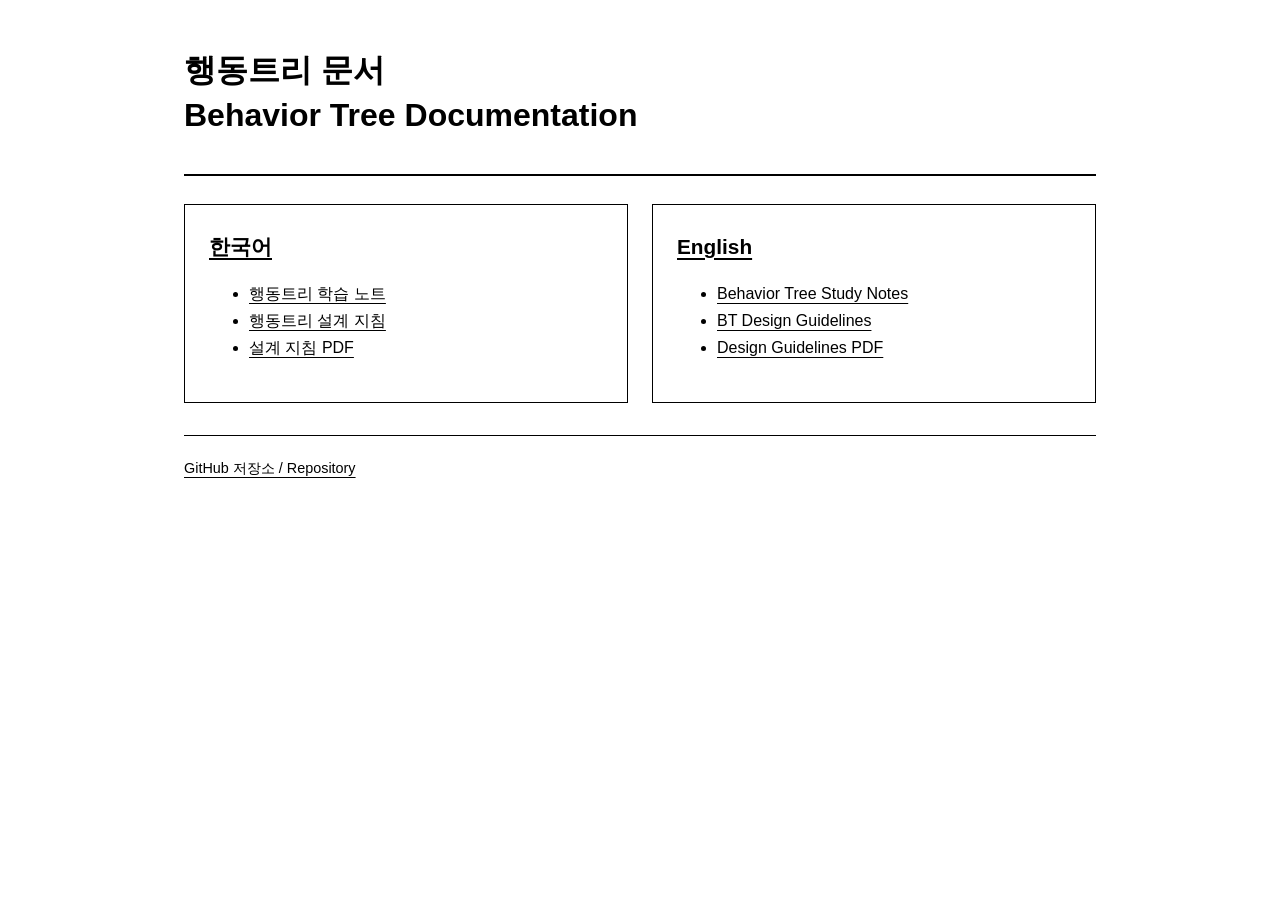
<file: guidelines/index.html>
<!doctype html>
<html lang="ko">
<head><meta charset="utf-8"><meta name="viewport" content="width=device-width,initial-scale=1"><title>행동트리 문서 | Behavior Tree Documentation</title><link rel="stylesheet" href="site.css"><link rel="icon" href="data:,"></head>
<body><main>
<header><h1>행동트리 문서<br><span lang="en">Behavior Tree Documentation</span></h1></header>
<div class="languages">
<section class="language" lang="ko"><h2><a href="ko/">한국어</a></h2><ul><li><a href="ko/behavior_tree_study_notes.html">행동트리 학습 노트</a></li><li><a href="ko/bt_design_guidelines.html">행동트리 설계 지침</a></li><li><a href="ko/bt_design_guidelines.pdf">설계 지침 PDF</a></li></ul></section>
<section class="language" lang="en"><h2><a href="en/">English</a></h2><ul><li><a href="en/behavior_tree_study_notes.html">Behavior Tree Study Notes</a></li><li><a href="en/bt_design_guidelines.html">BT Design Guidelines</a></li><li><a href="en/bt_design_guidelines.pdf">Design Guidelines PDF</a></li></ul></section>
</div>
<footer><a href="https://github.com/sdfkjsdf/ai_pilot_competition">GitHub 저장소 / Repository</a></footer>
</main></body></html>
</file>
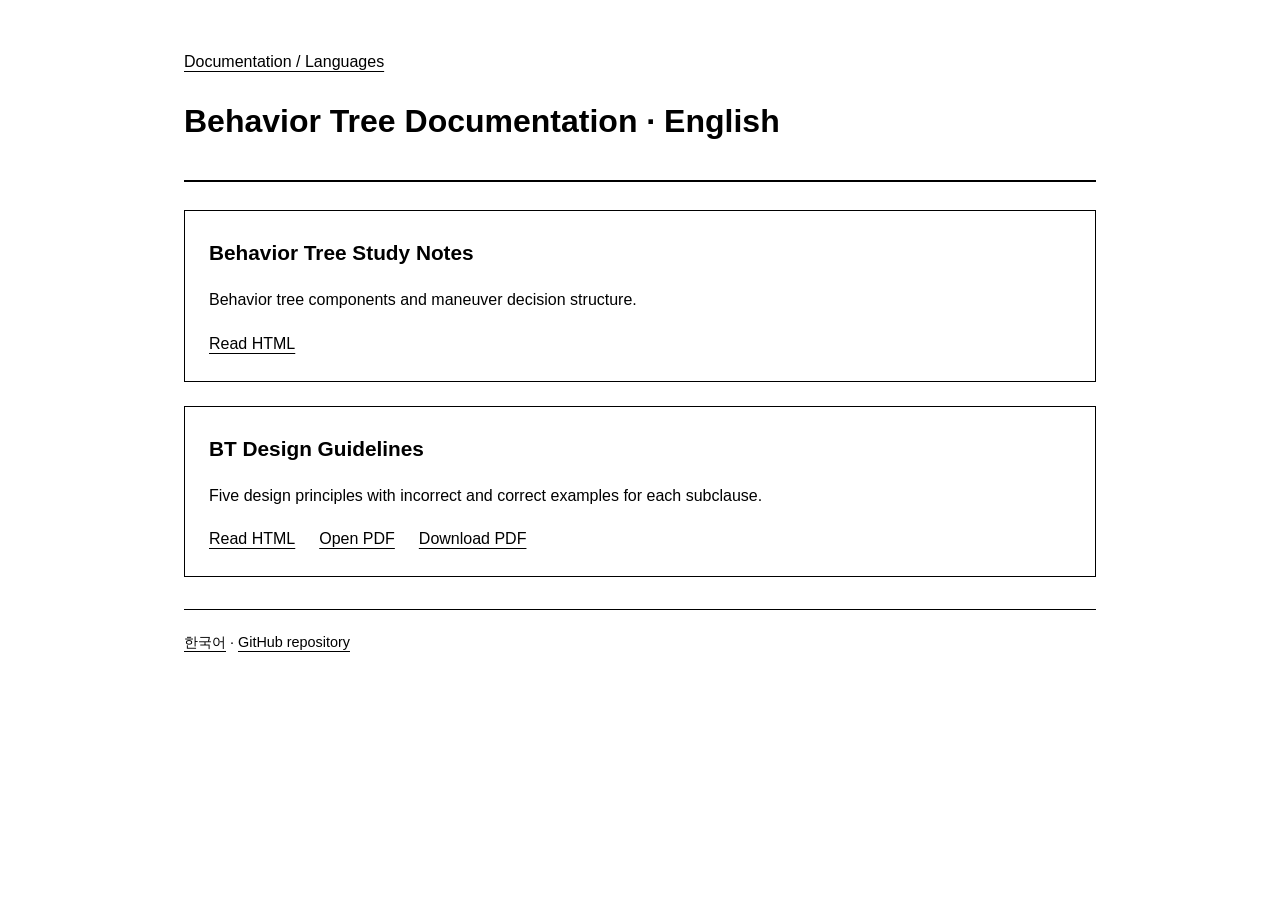
<file: guidelines/en/index.html>
<!doctype html>
<html lang="en">
<head><meta charset="utf-8"><meta name="viewport" content="width=device-width,initial-scale=1"><title>English | Behavior Tree Documentation</title><link rel="stylesheet" href="../site.css"><link rel="icon" href="data:,"></head>
<body><main><a class="back" href="../">Documentation / Languages</a><header><h1>Behavior Tree Documentation · English</h1></header>
<section class="document"><h2>Behavior Tree Study Notes</h2><p>Behavior tree components and maneuver decision structure.</p><a href="behavior_tree_study_notes.html">Read HTML</a></section>
<section class="document"><h2>BT Design Guidelines</h2><p>Five design principles with incorrect and correct examples for each subclause.</p><ul class="links"><li><a href="bt_design_guidelines.html">Read HTML</a></li><li><a href="bt_design_guidelines.pdf">Open PDF</a></li><li><a href="bt_design_guidelines.pdf" download="bt_design_guidelines_en.pdf">Download PDF</a></li></ul></section>
<footer><a href="../ko/" lang="ko">한국어</a> · <a href="https://github.com/sdfkjsdf/ai_pilot_competition">GitHub repository</a></footer></main></body></html>
</file>
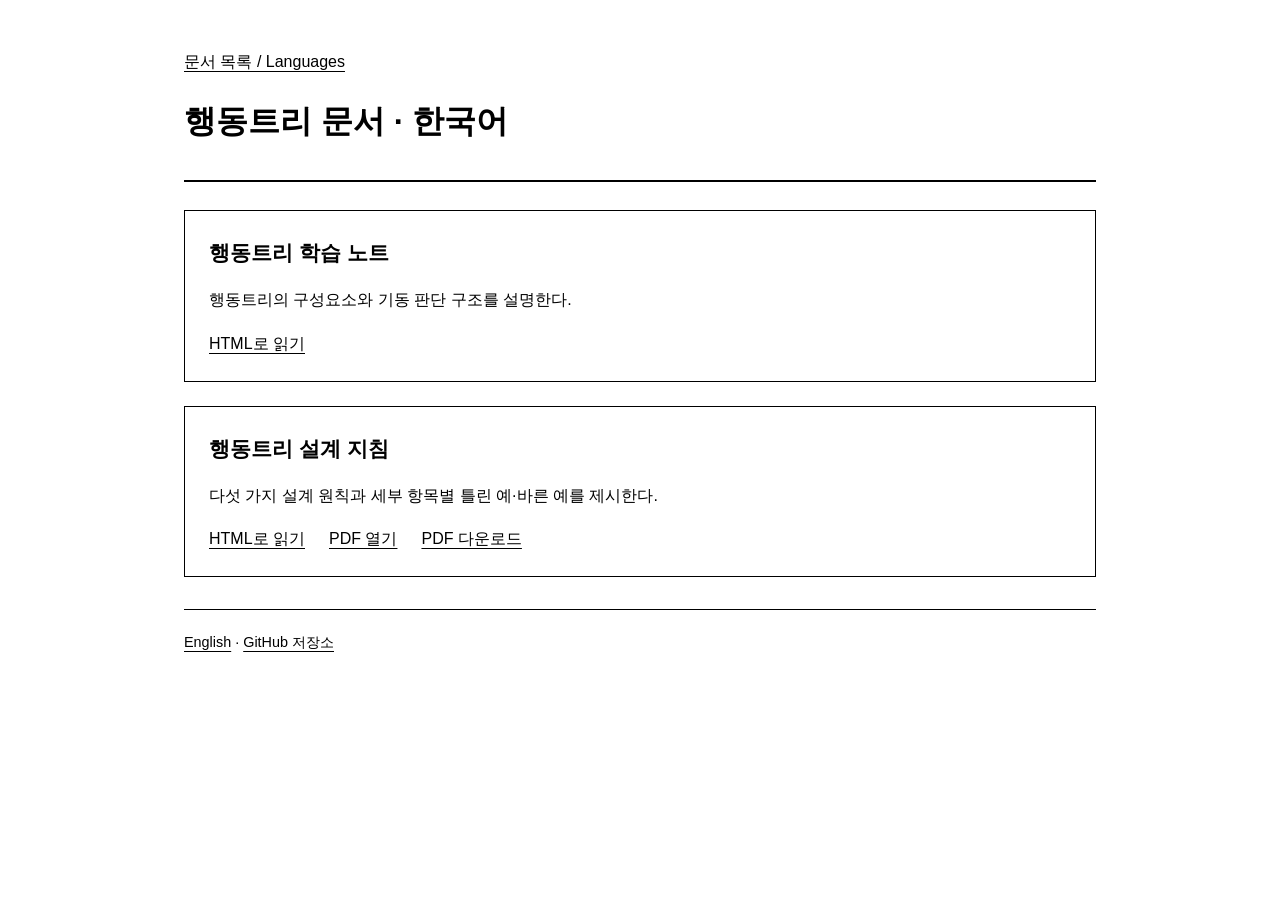
<file: guidelines/ko/index.html>
<!doctype html>
<html lang="ko">
<head><meta charset="utf-8"><meta name="viewport" content="width=device-width,initial-scale=1"><title>한국어 | 행동트리 문서</title><link rel="stylesheet" href="../site.css"><link rel="icon" href="data:,"></head>
<body><main><a class="back" href="../">문서 목록 / Languages</a><header><h1>행동트리 문서 · 한국어</h1></header>
<section class="document"><h2>행동트리 학습 노트</h2><p>행동트리의 구성요소와 기동 판단 구조를 설명한다.</p><a href="behavior_tree_study_notes.html">HTML로 읽기</a></section>
<section class="document"><h2>행동트리 설계 지침</h2><p>다섯 가지 설계 원칙과 세부 항목별 틀린 예·바른 예를 제시한다.</p><ul class="links"><li><a href="bt_design_guidelines.html">HTML로 읽기</a></li><li><a href="bt_design_guidelines.pdf">PDF 열기</a></li><li><a href="bt_design_guidelines.pdf" download="bt_design_guidelines_ko.pdf">PDF 다운로드</a></li></ul></section>
<footer><a href="../en/" lang="en">English</a> · <a href="https://github.com/sdfkjsdf/ai_pilot_competition">GitHub 저장소</a></footer></main></body></html>
</file>
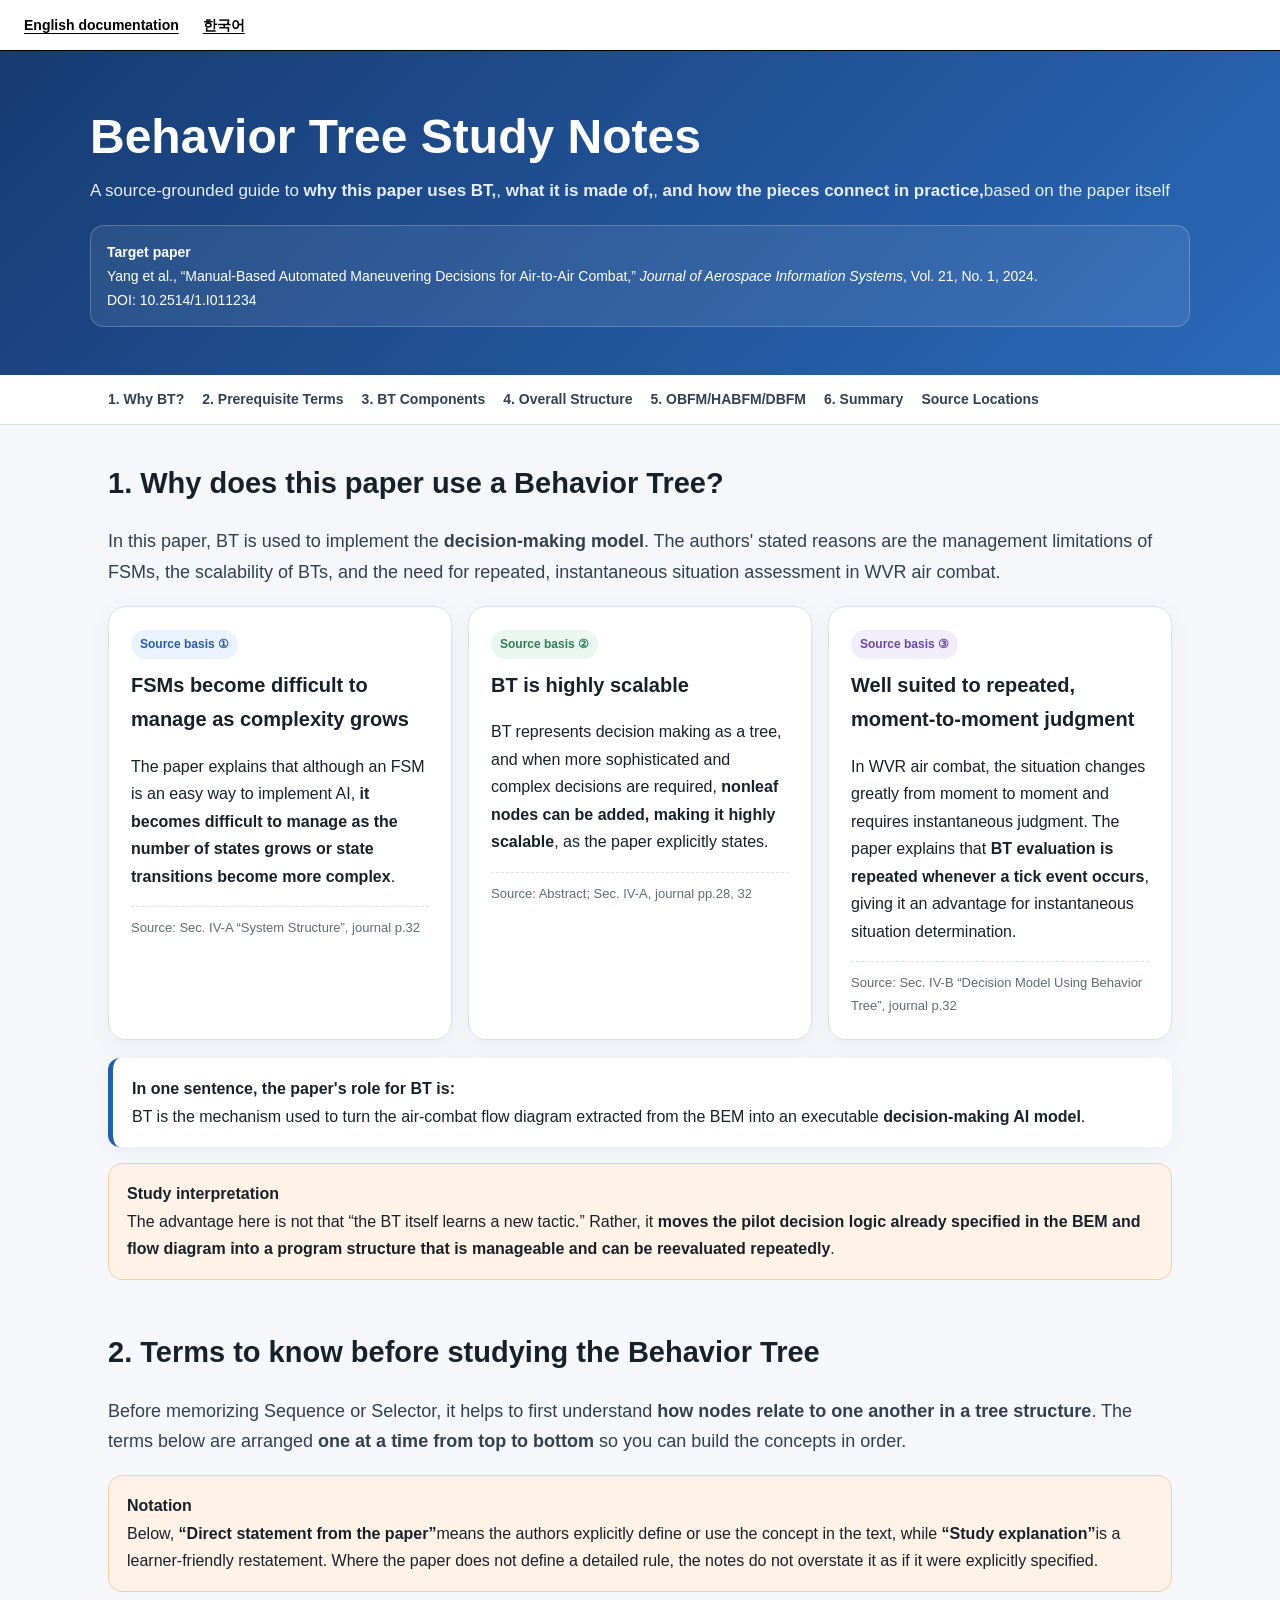
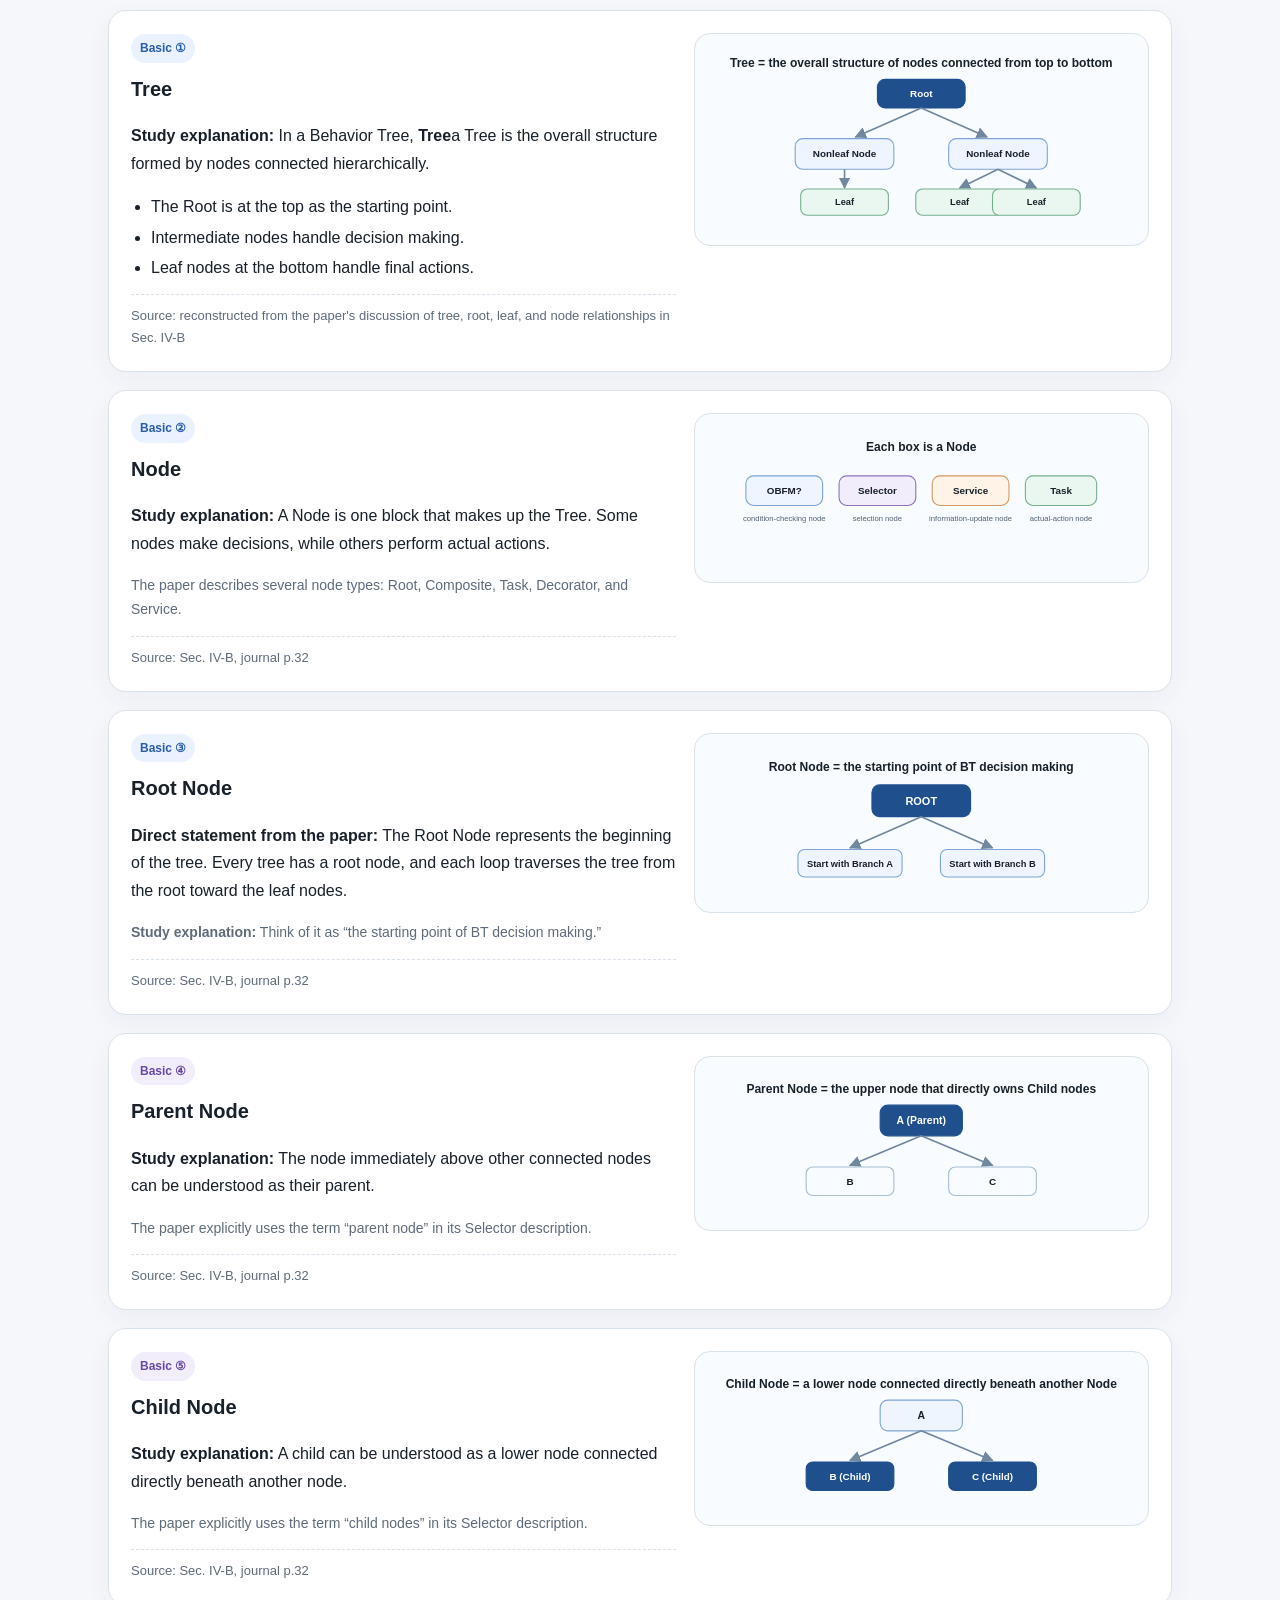
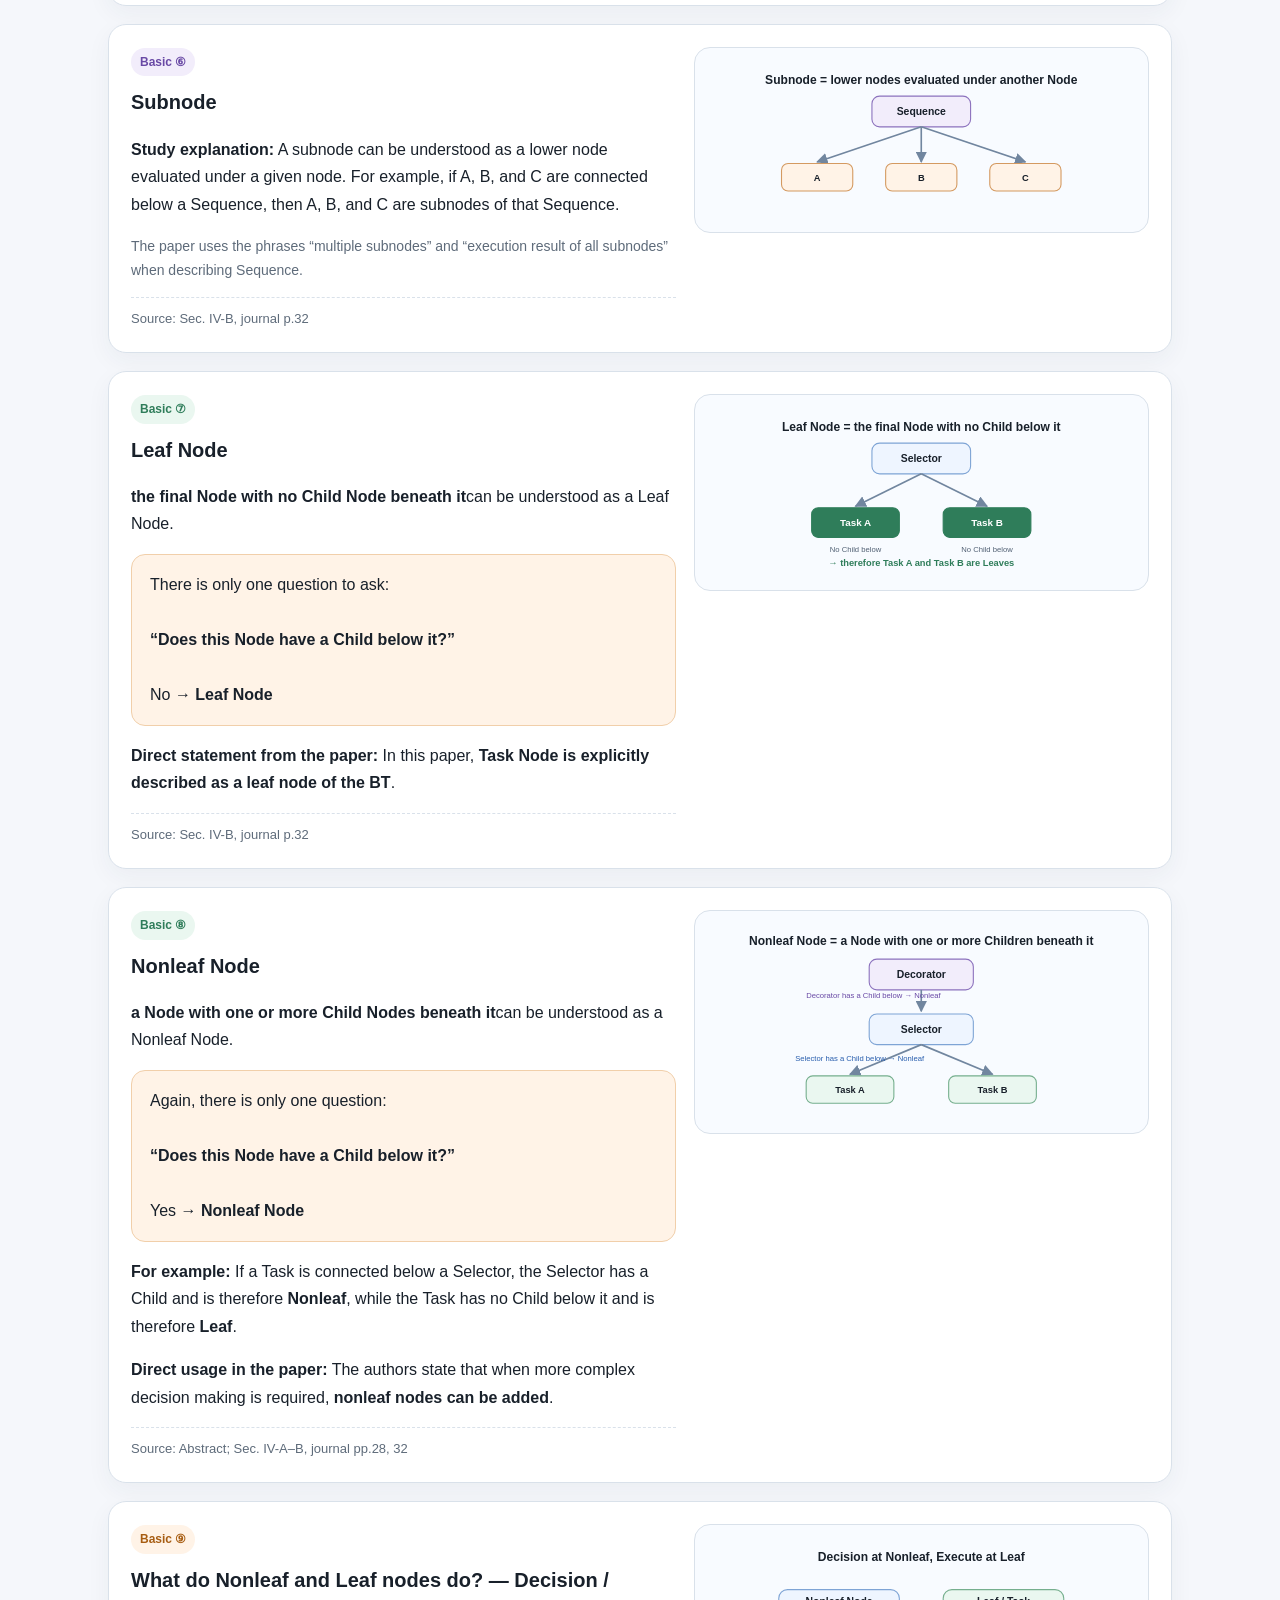
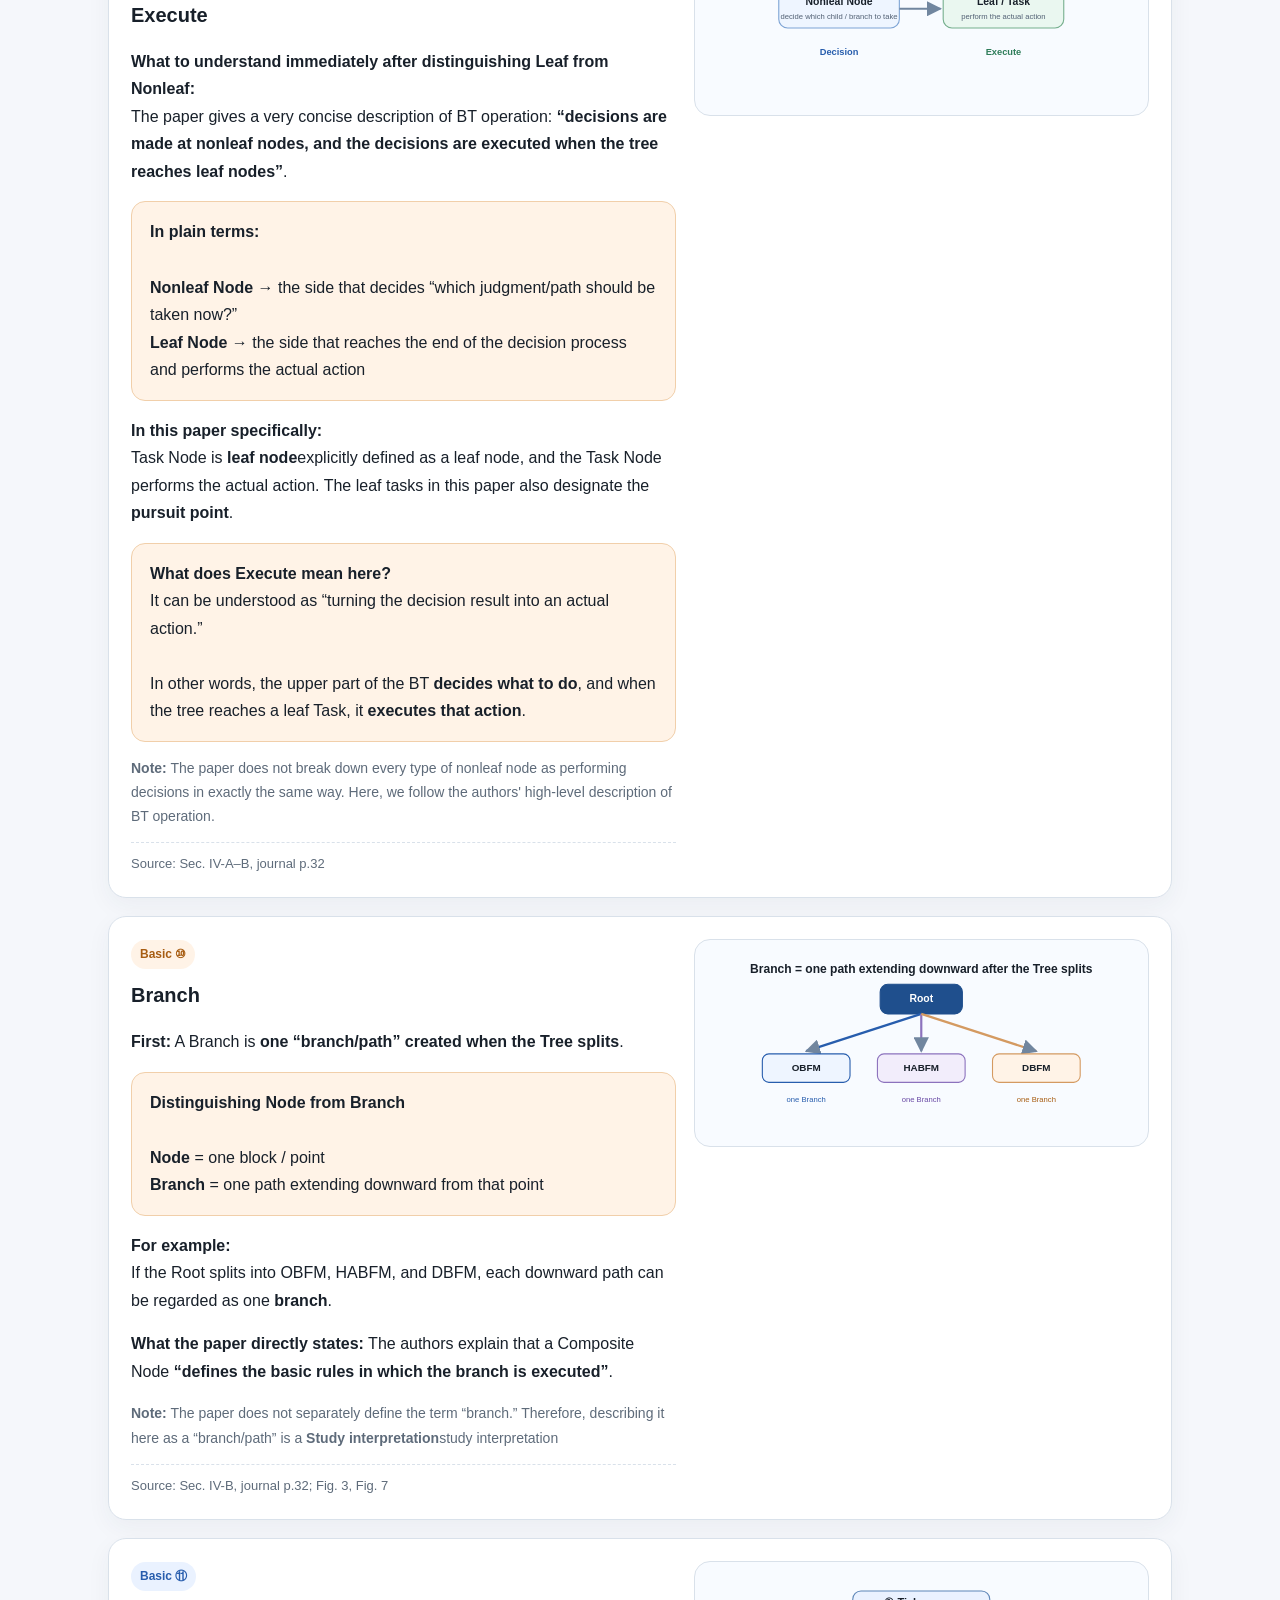
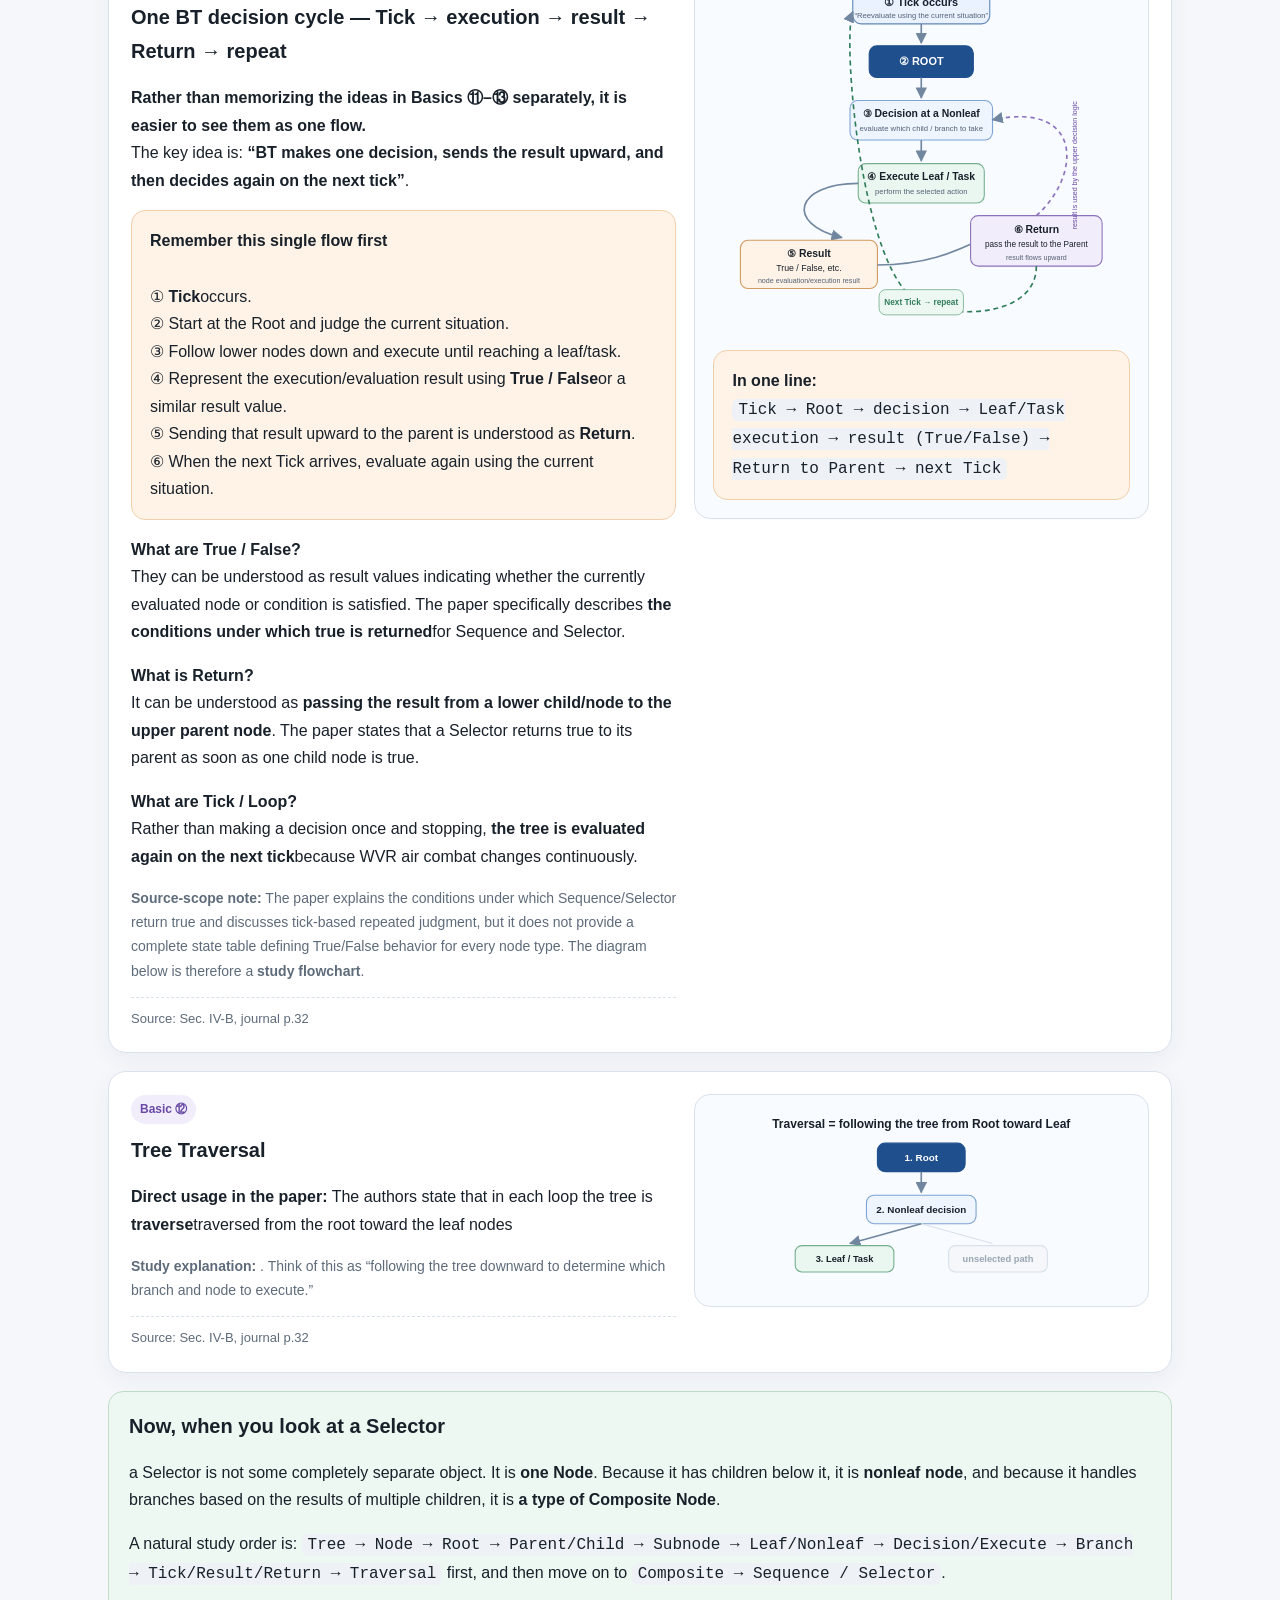
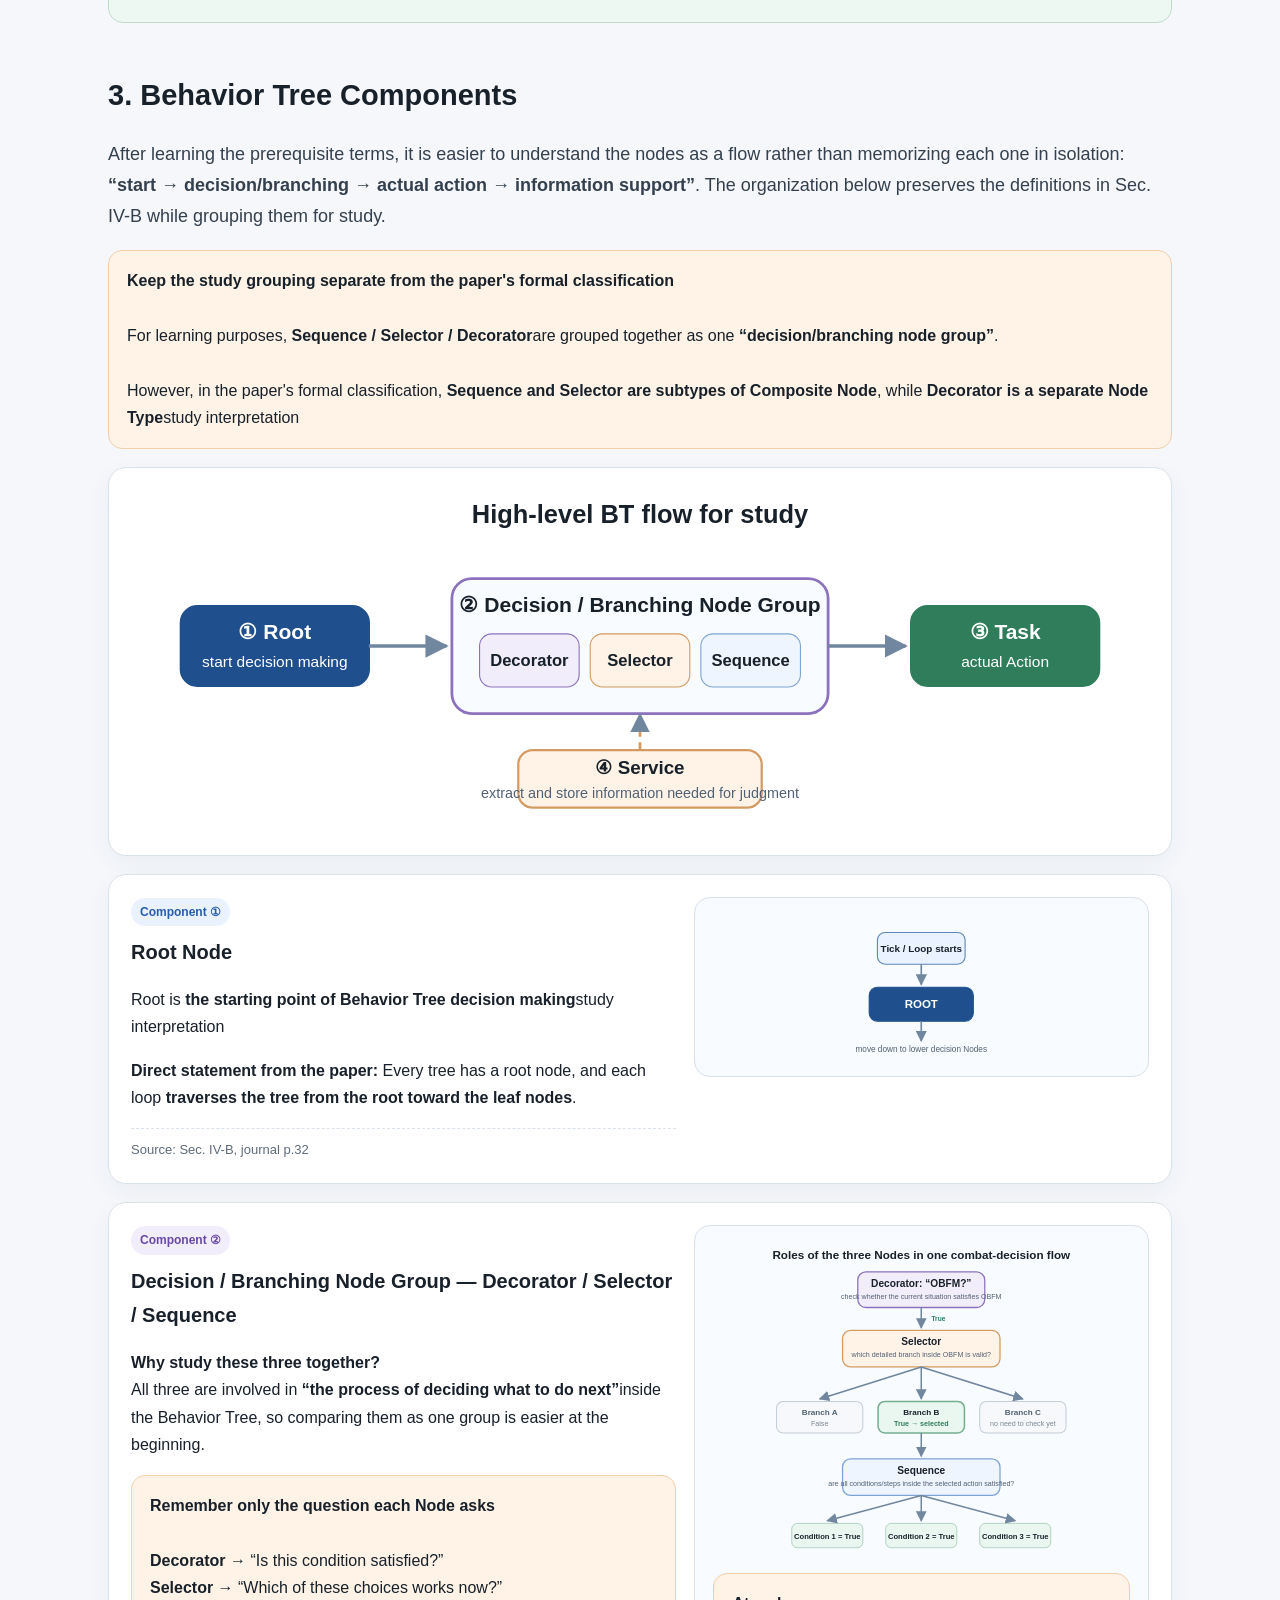
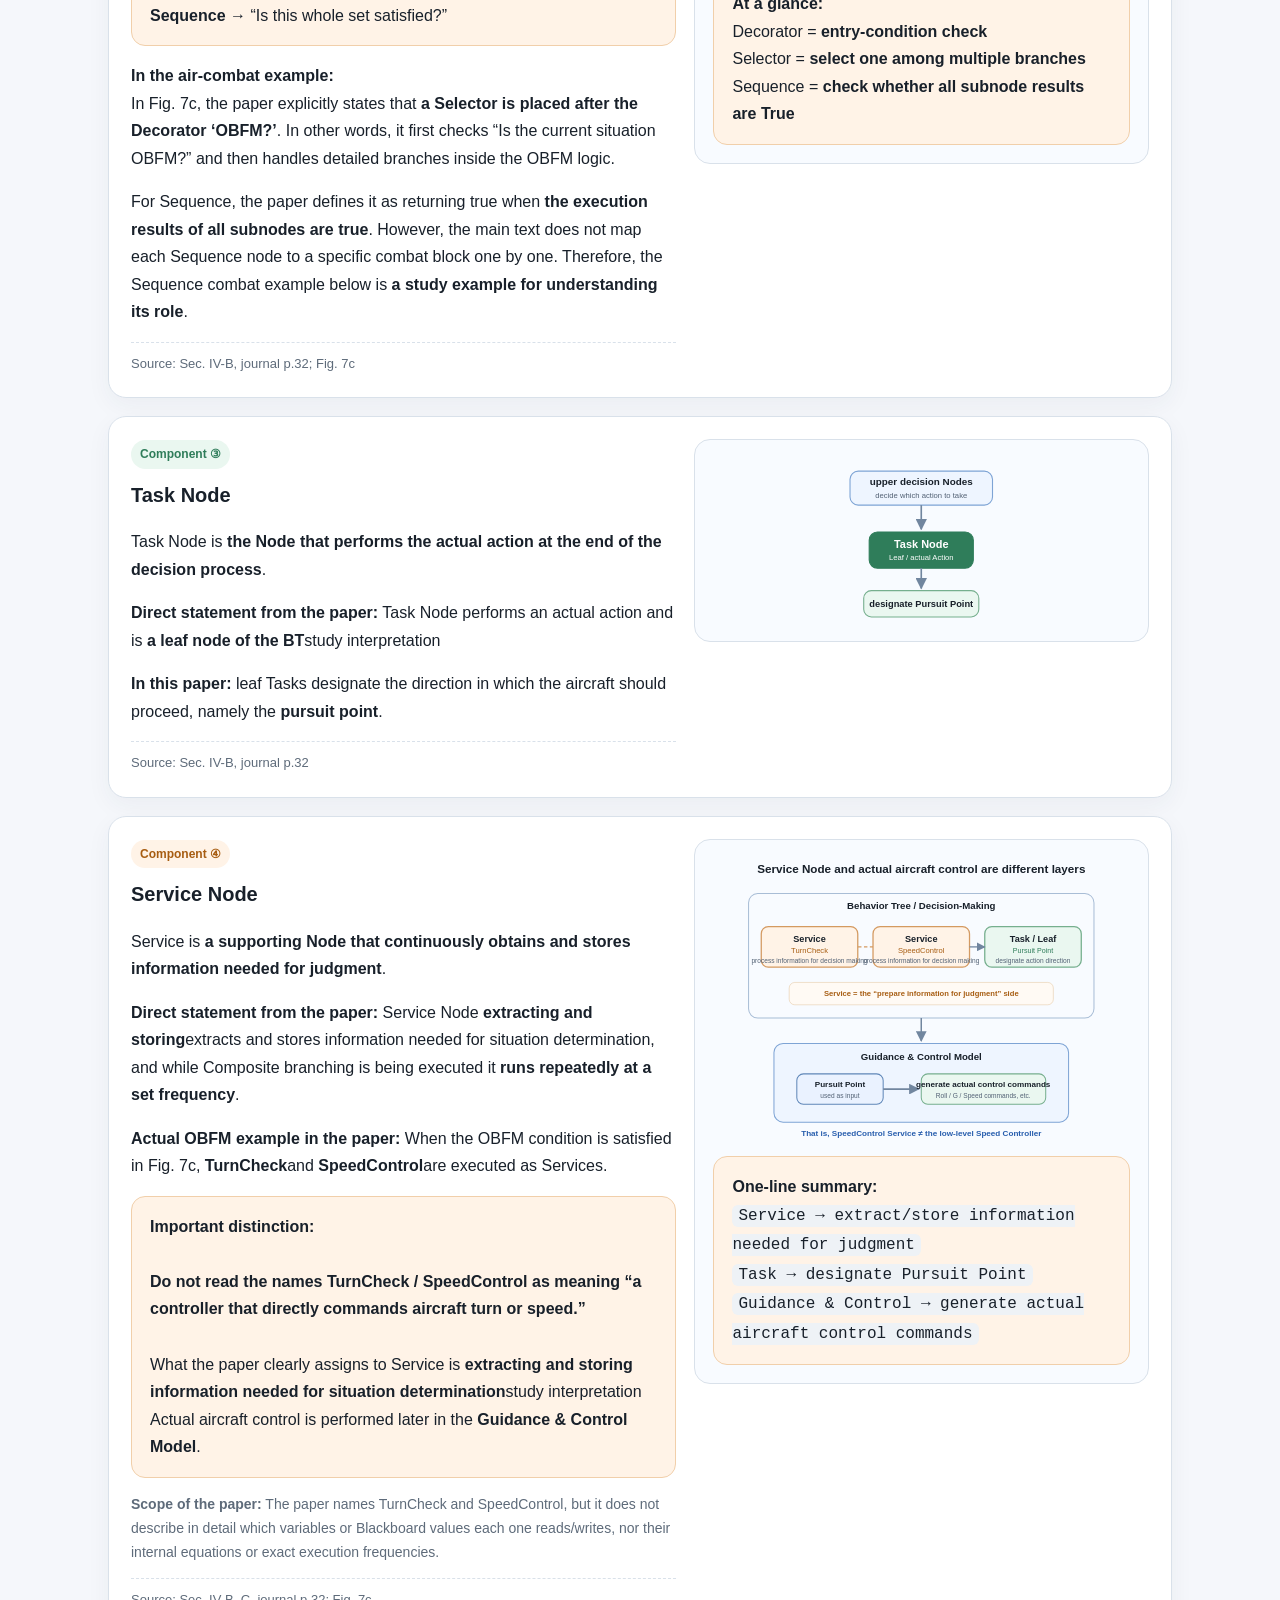
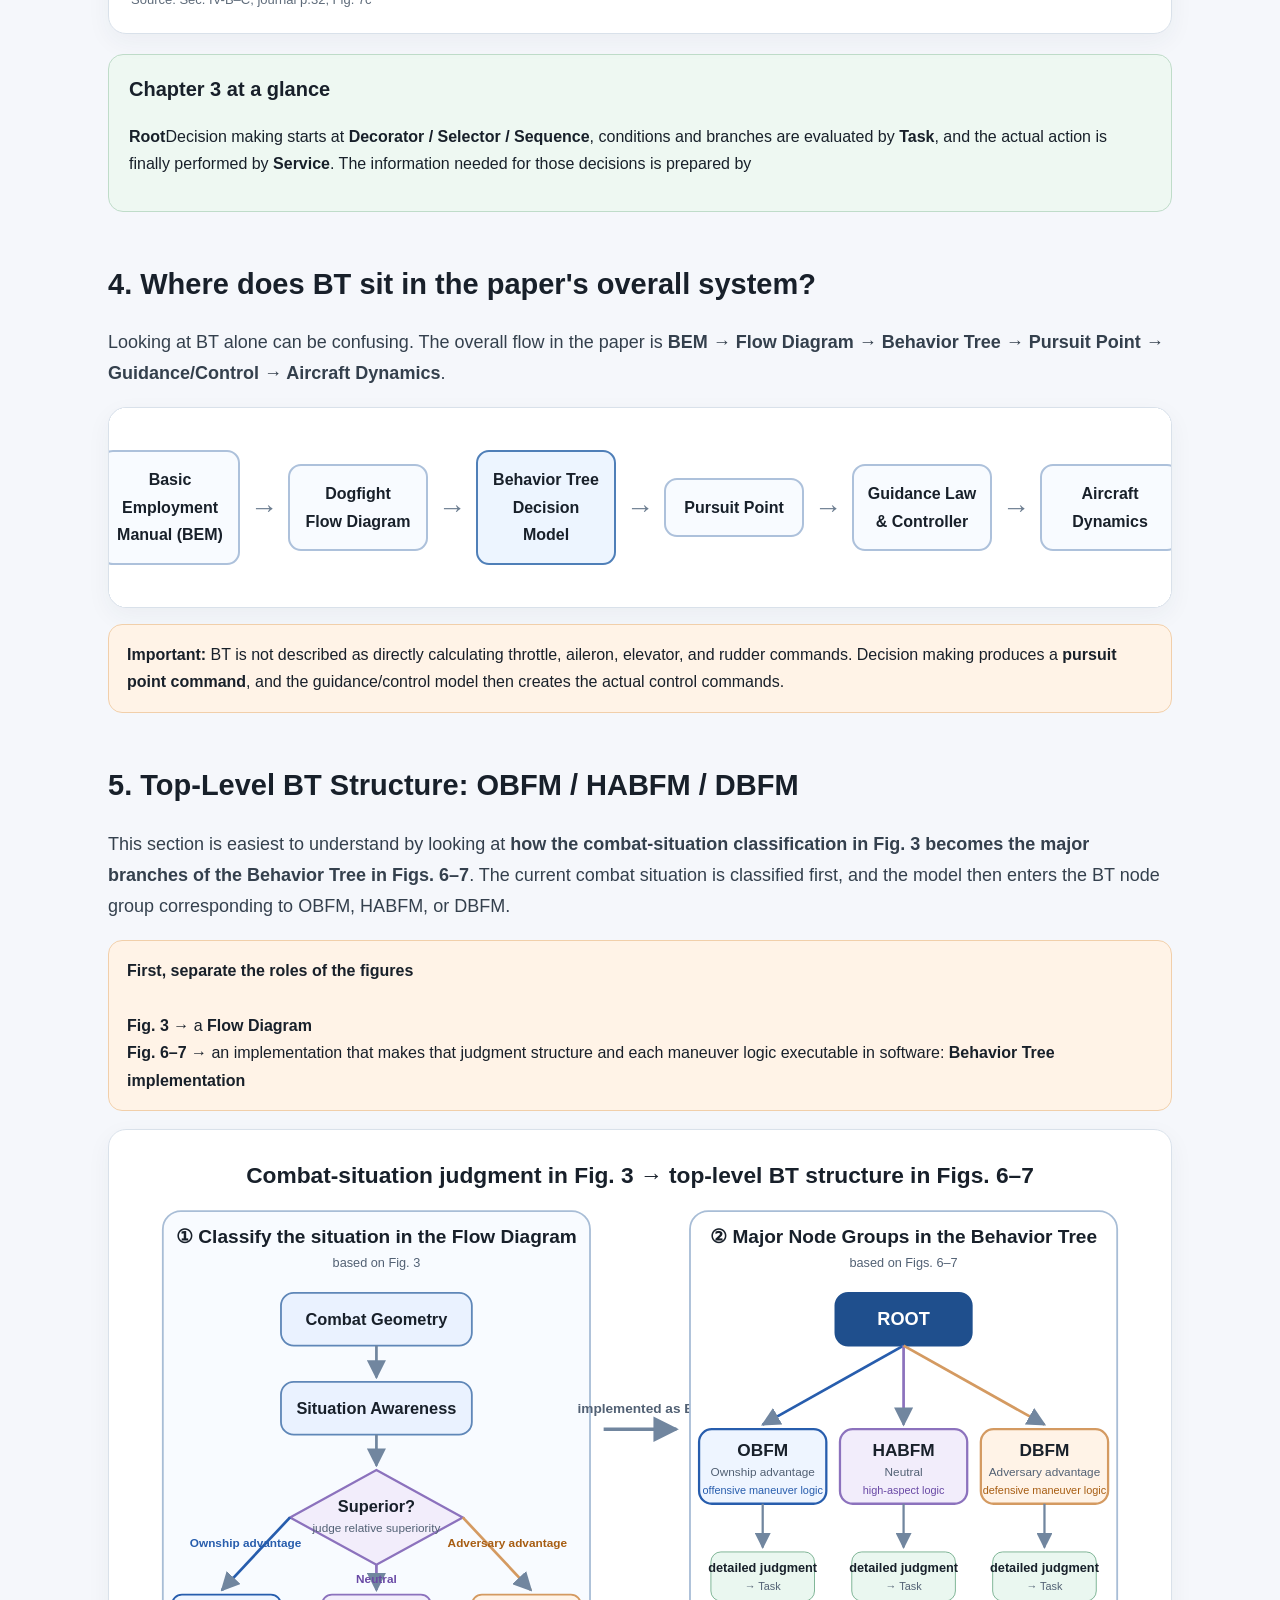
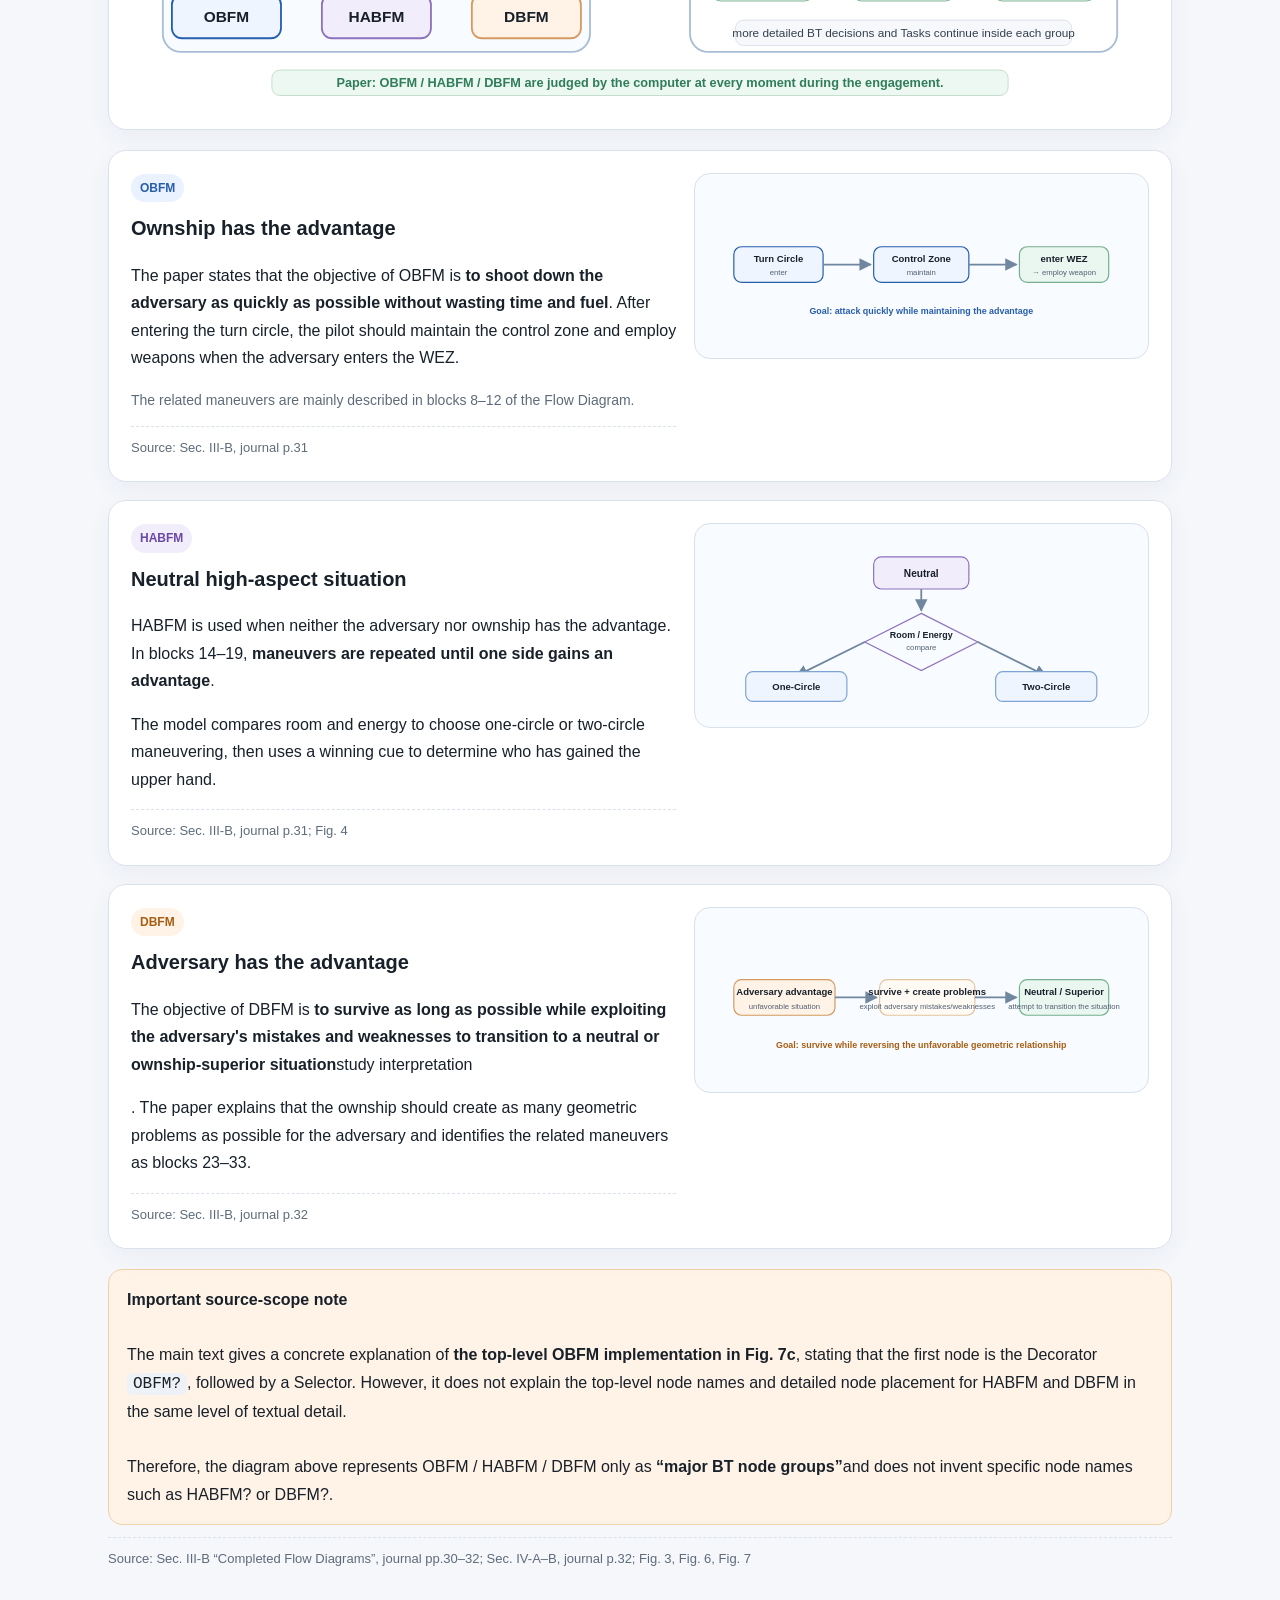
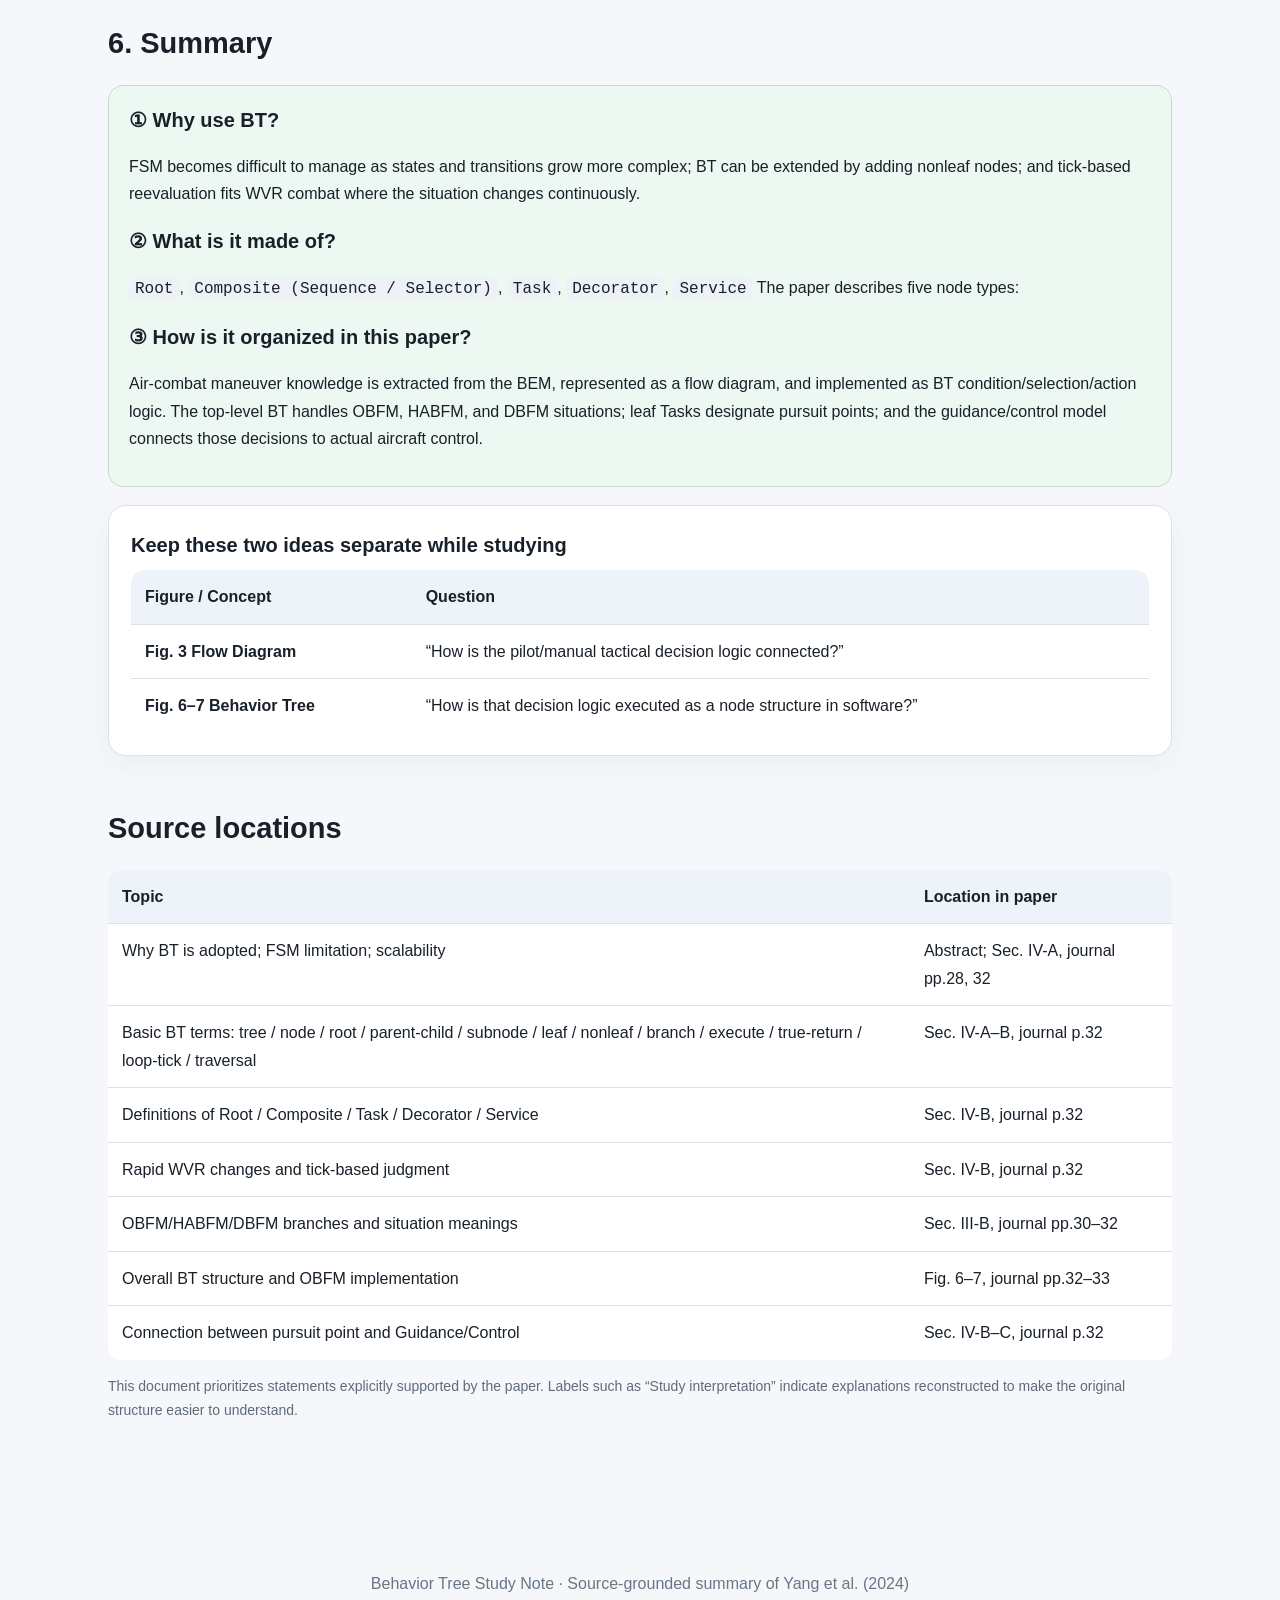
<file: guidelines/en/behavior_tree_study_notes.html>
<!DOCTYPE html>

<html lang="en">
<head>
<meta charset="utf-8"/>
<meta content="width=device-width, initial-scale=1.0" name="viewport"/>
<title>Behavior Tree Study Notes | Manual-Based Automated Maneuvering Decisions for Air-to-Air Combat</title>
<style>
  :root{
    --bg:#f5f7fb;
    --card:#ffffff;
    --text:#18202a;
    --muted:#5e6b7a;
    --line:#d9e1ea;
    --accent:#275dad;
    --accent-soft:#eaf2ff;
    --green:#2f7d5a;
    --green-soft:#eaf7f0;
    --orange:#a75d12;
    --orange-soft:#fff3e7;
    --purple:#6949a5;
    --purple-soft:#f2edfb;
    --danger:#a33b3b;
  }
  *{box-sizing:border-box}
  html{scroll-behavior:smooth}
  body{
    margin:0;
    font-family:-apple-system,BlinkMacSystemFont,"Segoe UI","Noto Sans KR","Apple SD Gothic Neo",Arial,sans-serif;
    background:var(--bg);
    color:var(--text);
    line-height:1.72;
  }
  header{
    background:linear-gradient(135deg,#173b72,#2b69ba);
    color:#fff;
    padding:58px 20px 48px;
  }
  .wrap{max-width:1100px;margin:0 auto}
  header h1{margin:0 0 10px;font-size:clamp(30px,5vw,48px);line-height:1.18}
  header p{margin:8px 0;color:#e6eefb;font-size:17px}
  .paper{
    margin-top:20px;padding:14px 16px;border:1px solid rgba(255,255,255,.22);
    border-radius:14px;background:rgba(255,255,255,.08);font-size:14px
  }
  nav{
    position:sticky;top:0;z-index:20;background:rgba(255,255,255,.96);
    backdrop-filter:blur(8px);border-bottom:1px solid var(--line)
  }
  nav .wrap{display:flex;gap:18px;overflow:auto;padding:12px 18px}
  nav a{color:#314153;text-decoration:none;font-weight:700;white-space:nowrap;font-size:14px}
  main{padding:34px 18px 70px}
  section{margin:0 0 48px}
  h2{font-size:29px;margin:0 0 16px}
  h3{font-size:20px;margin:0 0 8px}
  .lead{font-size:18px;color:#34404d}
  .grid{display:grid;grid-template-columns:repeat(3,1fr);gap:16px}
  .grid2{display:grid;grid-template-columns:repeat(2,1fr);gap:16px}
  .card{
    background:var(--card);border:1px solid var(--line);border-radius:18px;
    padding:22px;box-shadow:0 8px 24px rgba(38,55,78,.05)
  }
  .tag{
    display:inline-block;padding:4px 9px;border-radius:999px;font-size:12px;
    font-weight:800;margin-bottom:9px
  }
  .blue{background:var(--accent-soft);color:var(--accent)}
  .green{background:var(--green-soft);color:var(--green)}
  .orange{background:var(--orange-soft);color:var(--orange)}
  .purple{background:var(--purple-soft);color:var(--purple)}
  .source{
    margin-top:12px;padding-top:10px;border-top:1px dashed var(--line);
    color:var(--muted);font-size:13px
  }
  .quote-note{
    background:#fff;border-left:5px solid var(--accent);padding:17px 19px;border-radius:12px;
    box-shadow:0 5px 18px rgba(38,55,78,.05)
  }
  .interpret{
    background:var(--orange-soft);border:1px solid #f1cfaa;padding:16px 18px;border-radius:14px
  }
  .diagram{
    background:#fff;border:1px solid var(--line);border-radius:18px;padding:22px;
    overflow:auto;box-shadow:0 8px 24px rgba(38,55,78,.05)
  }
  .flow{min-width:850px;display:flex;align-items:center;justify-content:center;gap:10px;padding:20px 6px}
  .box{
    min-width:140px;text-align:center;padding:14px 12px;border:2px solid #adc1db;
    background:#f8fbff;border-radius:13px;font-weight:800
  }
  .arrow{font-size:28px;color:#6c7d90}
  .bt-wrap{display:flex;flex-direction:column;align-items:center;min-width:760px;padding:14px}
  .node{
    border:2px solid #8fa8c5;background:#f9fbff;border-radius:12px;padding:10px 16px;
    text-align:center;font-weight:800;min-width:140px
  }
  .root{background:#1f4f8d;color:#fff;border-color:#1f4f8d}
  .cond{background:#eef5ff;border-color:#7ea4d5}
  .task{background:#eef9f2;border-color:#76af8e}
  .service{background:#fff5e8;border-color:#d7a16e}
  .children{display:flex;gap:26px;justify-content:center;align-items:flex-start;margin-top:20px}
  .branch{display:flex;flex-direction:column;align-items:center;gap:10px}
  .vline{width:2px;height:22px;background:#a7b4c4}
  table{width:100%;border-collapse:collapse;background:#fff;border-radius:14px;overflow:hidden}
  th,td{border-bottom:1px solid var(--line);padding:13px 14px;vertical-align:top;text-align:left}
  th{background:#edf3f9}
  tr:last-child td{border-bottom:none}
  code{
    background:#eef2f6;padding:2px 6px;border-radius:6px;font-family:ui-monospace,SFMono-Regular,Consolas,monospace
  }
  .check{
    background:#eef8f2;border:1px solid #bfdcc9;border-radius:15px;padding:17px 20px
  }
  .small{font-size:14px;color:var(--muted)}
  .mini-diagram{
    margin:14px 0 10px;
    background:#f8fbff;
    border:1px solid var(--line);
    border-radius:14px;
    padding:14px;
  }
  .mini-center{display:flex;flex-direction:column;align-items:center;gap:8px}
  .mini-row{display:flex;justify-content:center;align-items:center;gap:14px;flex-wrap:wrap}
  .mini-box{
    min-width:92px;
    padding:8px 12px;
    border:2px solid #a8bdd6;
    border-radius:12px;
    background:#fff;
    text-align:center;
    font-weight:800;
  }
  .mini-box.rootbox{background:#1f4f8d;color:#fff;border-color:#1f4f8d}
  .mini-box.parentbox{background:#eef5ff}
  .mini-box.childbox{background:#f8fbff}
  .mini-box.subbox{background:#fff7eb;border-color:#d4a36b}
  .mini-label{
    font-size:13px;
    color:var(--muted);
    text-align:center;
    margin-top:8px;
  }
  .mini-arrow{
    text-align:center;
    color:#7d8fa3;
    font-weight:800;
    line-height:1.1;
  }
  .basics-stack{
    display:flex;
    flex-direction:column;
    gap:18px;
    margin-top:18px;
  }
  .basic-item{
    display:grid;
    grid-template-columns: 1.2fr 1fr;
    gap:18px;
    align-items:start;
    background:var(--card);
    border:1px solid var(--line);
    border-radius:18px;
    padding:22px;
    box-shadow:0 8px 24px rgba(38,55,78,.05);
  }
  .basic-item .meta h3{margin-top:0}
  .big-diagram{
    background:#f8fbff;
    border:1px solid var(--line);
    border-radius:16px;
    padding:18px;
    min-height:180px;
    display:flex;
    align-items:center;
    justify-content:center;
  }
  .big-diagram pre{
    margin:0;
    background:transparent;
    border:none;
    padding:0;
    white-space:pre;
    overflow:auto;
    line-height:1.45;
    font-size:15px;
  }
  .plain-list{
    margin:8px 0 0 0;
    padding-left:20px;
  }
  .plain-list li{margin:3px 0}
  @media (max-width:900px){
    .basic-item{
      grid-template-columns:1fr;
    }
  }
.mini-pre{
    background:#f6f8fb;
    border-radius:12px;
    padding:14px;
    overflow:auto;
    line-height:1.45;
    white-space:pre;
    font-size:14px;
    border:1px solid var(--line);
  }

  footer{padding:30px 18px 50px;color:#697686;text-align:center}
  @media (max-width:850px){
    .grid,.grid2{grid-template-columns:1fr}
    h2{font-size:25px}
  }
</style>
<link rel="stylesheet" href="../document-nav.css">
</head>
<body>
<nav class="documentation-toolbar" aria-label="Document navigation"><a href="./">English documentation</a><a href="../ko/behavior_tree_study_notes.html" lang="ko">한국어</a></nav>
<header>
<div class="wrap">
<h1>Behavior Tree Study Notes</h1>
<p>A source-grounded guide to <strong>why this paper uses BT,</strong>, <strong>what it is made of,</strong>, <strong>and how the pieces connect in practice,</strong>based on the paper itself</p>
<div class="paper">
<strong>Target paper</strong><br/>
      Yang et al., “Manual-Based Automated Maneuvering Decisions for Air-to-Air Combat,”
      <em>Journal of Aerospace Information Systems</em>, Vol. 21, No. 1, 2024.<br/>
      DOI: 10.2514/1.I011234
    </div>
</div>
</header>
<nav>
<div class="wrap">
<a href="#why">1. Why BT?</a>
<a href="#basics">2. Prerequisite Terms</a>
<a href="#parts">3. BT Components</a>
<a href="#structure">4. Overall Structure</a>
<a href="#branches">5. OBFM/HABFM/DBFM</a>
<a href="#summary">6. Summary</a>
<a href="#sources">Source Locations</a>
</div>
</nav>
<main class="wrap">
<section id="why">
<h2>1. Why does this paper use a Behavior Tree?</h2>
<p class="lead">
    In this paper, BT is used to implement the <strong>decision-making model</strong>. The authors' stated reasons are the management limitations of FSMs, the scalability of BTs, and the need for repeated, instantaneous situation assessment in WVR air combat.
  </p>
<div class="grid">
<div class="card">
<span class="tag blue">Source basis ①</span>
<h3>FSMs become difficult to manage as complexity grows</h3>
<p>
        The paper explains that although an FSM is an easy way to implement AI, <strong>it becomes difficult to manage as the number of states grows or state transitions become more complex</strong>.
      </p>
<div class="source">Source: Sec. IV-A “System Structure”, journal p.32</div>
</div>
<div class="card">
<span class="tag green">Source basis ②</span>
<h3>BT is highly scalable</h3>
<p>
        BT represents decision making as a tree, and when more sophisticated and complex decisions are required,
        <strong>nonleaf nodes can be added, making it highly scalable</strong>, as the paper explicitly states.
      </p>
<div class="source">Source: Abstract; Sec. IV-A, journal pp.28, 32</div>
</div>
<div class="card">
<span class="tag purple">Source basis ③</span>
<h3>Well suited to repeated, moment-to-moment judgment</h3>
<p>
        In WVR air combat, the situation changes greatly from moment to moment and requires instantaneous judgment. The paper explains that <strong>BT evaluation is repeated whenever a tick event occurs</strong>, giving it an advantage for instantaneous situation determination.
      </p>
<div class="source">Source: Sec. IV-B “Decision Model Using Behavior Tree”, journal p.32</div>
</div>
</div>
<div class="quote-note" style="margin-top:18px">
<strong>In one sentence, the paper's role for BT is:</strong><br/>
    BT is the mechanism used to turn the air-combat flow diagram extracted from the BEM into an executable
    <strong>decision-making AI model</strong>.
  </div>
<div class="interpret" style="margin-top:16px">
<strong>Study interpretation</strong><br/>
    The advantage here is not that “the BT itself learns a new tactic.” Rather, it <strong>moves the pilot decision logic already specified in the BEM and flow diagram into a program structure that is manageable and can be reevaluated repeatedly</strong>.
  </div>
</section>
<section id="basics">
<h2>2. Terms to know before studying the Behavior Tree</h2>
<p class="lead">
    Before memorizing Sequence or Selector, it helps to first understand <strong>how nodes relate to one another in a tree structure</strong>. The terms below are arranged <strong>one at a time from top to bottom</strong> so you can build the concepts in order.
  </p>
<div class="interpret">
<strong>Notation</strong><br/>
    Below, <strong>“Direct statement from the paper”</strong>means the authors explicitly define or use the concept in the text, while
    <strong>“Study explanation”</strong>is a learner-friendly restatement. Where the paper does not define a detailed rule, the notes do not overstate it as if it were explicitly specified.
  </div>
<div class="basics-stack">
<div class="basic-item">
<div class="meta">
<span class="tag blue">Basic ①</span>
<h3>Tree</h3>
<p><strong>Study explanation:</strong> In a Behavior Tree, <strong>Tree</strong>a Tree is the overall structure formed by nodes connected hierarchically.</p>
<ul class="plain-list">
<li>The Root is at the top as the starting point.</li>
<li>Intermediate nodes handle decision making.</li>
<li>Leaf nodes at the bottom handle final actions.</li>
</ul>
<div class="source">Source: reconstructed from the paper's discussion of tree, root, leaf, and node relationships in Sec. IV-B</div>
</div>
<div class="big-diagram" style="display:block;min-height:auto">
<svg aria-label="Tree structure" role="img" style="width:100%;height:auto;display:block" viewbox="0 0 760 320">
<defs>
<marker id="a1" markerheight="7" markerwidth="7" orient="auto-start-reverse" refx="9" refy="5" viewbox="0 0 10 10">
<path d="M 0 0 L 10 5 L 0 10 z" fill="#71869f"></path>
</marker>
</defs>
<text fill="#18202a" font-size="22" font-weight="700" text-anchor="middle" x="380" y="28">Tree = the overall structure of nodes connected from top to bottom</text>
<rect fill="#1f4f8d" height="52" rx="14" stroke="#1f4f8d" stroke-width="2" width="160" x="300" y="50"></rect>
<text fill="white" font-size="18" font-weight="700" text-anchor="middle" x="380" y="82">Root</text>
<line marker-end="url(#a1)" stroke="#71869f" stroke-width="3" x1="380" x2="260" y1="102" y2="155"></line>
<line marker-end="url(#a1)" stroke="#71869f" stroke-width="3" x1="380" x2="500" y1="102" y2="155"></line>
<rect fill="#eef5ff" height="56" rx="14" stroke="#7ea4d5" stroke-width="2" width="180" x="150" y="158"></rect>
<text fill="#18202a" font-size="18" font-weight="700" text-anchor="middle" x="240" y="192">Nonleaf Node</text>
<rect fill="#eef5ff" height="56" rx="14" stroke="#7ea4d5" stroke-width="2" width="180" x="430" y="158"></rect>
<text fill="#18202a" font-size="18" font-weight="700" text-anchor="middle" x="520" y="192">Nonleaf Node</text>
<line marker-end="url(#a1)" stroke="#71869f" stroke-width="3" x1="240" x2="240" y1="214" y2="248"></line>
<line marker-end="url(#a1)" stroke="#71869f" stroke-width="3" x1="520" x2="450" y1="214" y2="248"></line>
<line marker-end="url(#a1)" stroke="#71869f" stroke-width="3" x1="520" x2="590" y1="214" y2="248"></line>
<rect fill="#eaf7f0" height="48" rx="12" stroke="#76af8e" stroke-width="2" width="160" x="160" y="250"></rect>
<text fill="#18202a" font-size="17" font-weight="700" text-anchor="middle" x="240" y="280">Leaf</text>
<rect fill="#eaf7f0" height="48" rx="12" stroke="#76af8e" stroke-width="2" width="160" x="370" y="250"></rect>
<text fill="#18202a" font-size="17" font-weight="700" text-anchor="middle" x="450" y="280">Leaf</text>
<rect fill="#eaf7f0" height="48" rx="12" stroke="#76af8e" stroke-width="2" width="160" x="510" y="250"></rect>
<text fill="#18202a" font-size="17" font-weight="700" text-anchor="middle" x="590" y="280">Leaf</text>
</svg>
</div>
</div>
<div class="basic-item">
<div class="meta">
<span class="tag blue">Basic ②</span>
<h3>Node</h3>
<p><strong>Study explanation:</strong> A Node is one block that makes up the Tree. Some nodes make decisions, while others perform actual actions.</p>
<p class="small">The paper describes several node types: Root, Composite, Task, Decorator, and Service.</p>
<div class="source">Source: Sec. IV-B, journal p.32</div>
</div>
<div class="big-diagram" style="display:block;min-height:auto">
<svg aria-label="Node explanation" role="img" style="width:100%;height:auto;display:block" viewbox="0 0 760 240">
<text fill="#18202a" font-size="22" font-weight="700" text-anchor="middle" x="380" y="34">Each box is a Node</text>
<rect fill="#eef5ff" height="54" rx="14" stroke="#7ea4d5" stroke-width="2" width="140" x="60" y="80"></rect>
<text fill="#18202a" font-size="18" font-weight="700" text-anchor="middle" x="130" y="113">OBFM?</text>
<rect fill="#f2edfb" height="54" rx="14" stroke="#8c72bd" stroke-width="2" width="140" x="230" y="80"></rect>
<text fill="#18202a" font-size="18" font-weight="700" text-anchor="middle" x="300" y="113">Selector</text>
<rect fill="#fff3e7" height="54" rx="14" stroke="#d49a61" stroke-width="2" width="140" x="400" y="80"></rect>
<text fill="#18202a" font-size="18" font-weight="700" text-anchor="middle" x="470" y="113">Service</text>
<rect fill="#eaf7f0" height="54" rx="14" stroke="#76af8e" stroke-width="2" width="130" x="570" y="80"></rect>
<text fill="#18202a" font-size="18" font-weight="700" text-anchor="middle" x="635" y="113">Task</text>
<text fill="#526174" font-size="14" text-anchor="middle" x="130" y="162">condition-checking node</text>
<text fill="#526174" font-size="14" text-anchor="middle" x="300" y="162">selection node</text>
<text fill="#526174" font-size="14" text-anchor="middle" x="470" y="162">information-update node</text>
<text fill="#526174" font-size="14" text-anchor="middle" x="635" y="162">actual-action node</text>
</svg>
</div>
</div>
<div class="basic-item">
<div class="meta">
<span class="tag blue">Basic ③</span>
<h3>Root Node</h3>
<p><strong>Direct statement from the paper:</strong> The Root Node represents the beginning of the tree. Every tree has a root node, and each loop traverses the tree from the root toward the leaf nodes.</p>
<p class="small"><strong>Study explanation:</strong> Think of it as “the starting point of BT decision making.”</p>
<div class="source">Source: Sec. IV-B, journal p.32</div>
</div>
<div class="big-diagram" style="display:block;min-height:auto">
<svg aria-label="Root Node explanation" role="img" style="width:100%;height:auto;display:block" viewbox="0 0 760 260">
<defs><marker id="a3" markerheight="7" markerwidth="7" orient="auto-start-reverse" refx="9" refy="5" viewbox="0 0 10 10"><path d="M 0 0 L 10 5 L 0 10 z" fill="#71869f"></path></marker></defs>
<text fill="#18202a" font-size="22" font-weight="700" text-anchor="middle" x="380" y="34">Root Node = the starting point of BT decision making</text>
<rect fill="#1f4f8d" height="58" rx="14" stroke="#1f4f8d" stroke-width="2" width="180" x="290" y="60"></rect>
<text fill="white" font-size="20" font-weight="700" text-anchor="middle" x="380" y="96">ROOT</text>
<line marker-end="url(#a3)" stroke="#71869f" stroke-width="3" x1="380" x2="250" y1="118" y2="175"></line>
<line marker-end="url(#a3)" stroke="#71869f" stroke-width="3" x1="380" x2="510" y1="118" y2="175"></line>
<rect fill="#eef5ff" height="50" rx="12" stroke="#7ea4d5" stroke-width="2" width="190" x="155" y="178"></rect>
<text fill="#18202a" font-size="17" font-weight="700" text-anchor="middle" x="250" y="209">Start with Branch A</text>
<rect fill="#eef5ff" height="50" rx="12" stroke="#7ea4d5" stroke-width="2" width="190" x="415" y="178"></rect>
<text fill="#18202a" font-size="17" font-weight="700" text-anchor="middle" x="510" y="209">Start with Branch B</text>
</svg>
</div>
</div>
<div class="basic-item">
<div class="meta">
<span class="tag purple">Basic ④</span>
<h3>Parent Node</h3>
<p><strong>Study explanation:</strong> The node immediately above other connected nodes can be understood as their parent.</p>
<p class="small">The paper explicitly uses the term “parent node” in its Selector description.</p>
<div class="source">Source: Sec. IV-B, journal p.32</div>
</div>
<div class="big-diagram" style="display:block;min-height:auto">
<svg aria-label="Parent Node explanation" role="img" style="width:100%;height:auto;display:block" viewbox="0 0 760 250">
<defs><marker id="a4" markerheight="7" markerwidth="7" orient="auto-start-reverse" refx="9" refy="5" viewbox="0 0 10 10"><path d="M 0 0 L 10 5 L 0 10 z" fill="#71869f"></path></marker></defs>
<text fill="#18202a" font-size="22" font-weight="700" text-anchor="middle" x="380" y="32">Parent Node = the upper node that directly owns Child nodes</text>
<rect fill="#1f4f8d" height="56" rx="14" stroke="#1f4f8d" stroke-width="2" width="150" x="305" y="55"></rect>
<text fill="white" font-size="19" font-weight="700" text-anchor="middle" x="380" y="89">A (Parent)</text>
<line marker-end="url(#a4)" stroke="#71869f" stroke-width="3" x1="380" x2="250" y1="111" y2="165"></line>
<line marker-end="url(#a4)" stroke="#71869f" stroke-width="3" x1="380" x2="510" y1="111" y2="165"></line>
<rect fill="#f8fbff" height="52" rx="12" stroke="#a8bdd6" stroke-width="2" width="160" x="170" y="168"></rect>
<text fill="#18202a" font-size="18" font-weight="700" text-anchor="middle" x="250" y="200">B</text>
<rect fill="#f8fbff" height="52" rx="12" stroke="#a8bdd6" stroke-width="2" width="160" x="430" y="168"></rect>
<text fill="#18202a" font-size="18" font-weight="700" text-anchor="middle" x="510" y="200">C</text>
</svg>
</div>
</div>
<div class="basic-item">
<div class="meta">
<span class="tag purple">Basic ⑤</span>
<h3>Child Node</h3>
<p><strong>Study explanation:</strong> A child can be understood as a lower node connected directly beneath another node.</p>
<p class="small">The paper explicitly uses the term “child nodes” in its Selector description.</p>
<div class="source">Source: Sec. IV-B, journal p.32</div>
</div>
<div class="big-diagram" style="display:block;min-height:auto">
<svg aria-label="Child Node explanation" role="img" style="width:100%;height:auto;display:block" viewbox="0 0 760 250">
<defs><marker id="a5" markerheight="7" markerwidth="7" orient="auto-start-reverse" refx="9" refy="5" viewbox="0 0 10 10"><path d="M 0 0 L 10 5 L 0 10 z" fill="#71869f"></path></marker></defs>
<text fill="#18202a" font-size="22" font-weight="700" text-anchor="middle" x="380" y="32">Child Node = a lower node connected directly beneath another Node</text>
<rect fill="#eef5ff" height="56" rx="14" stroke="#7ea4d5" stroke-width="2" width="150" x="305" y="55"></rect>
<text fill="#18202a" font-size="19" font-weight="700" text-anchor="middle" x="380" y="89">A</text>
<line marker-end="url(#a5)" stroke="#71869f" stroke-width="3" x1="380" x2="250" y1="111" y2="165"></line>
<line marker-end="url(#a5)" stroke="#71869f" stroke-width="3" x1="380" x2="510" y1="111" y2="165"></line>
<rect fill="#1f4f8d" height="52" rx="12" stroke="#1f4f8d" stroke-width="2" width="160" x="170" y="168"></rect>
<text fill="white" font-size="18" font-weight="700" text-anchor="middle" x="250" y="200">B (Child)</text>
<rect fill="#1f4f8d" height="52" rx="12" stroke="#1f4f8d" stroke-width="2" width="160" x="430" y="168"></rect>
<text fill="white" font-size="18" font-weight="700" text-anchor="middle" x="510" y="200">C (Child)</text>
</svg>
</div>
</div>
<div class="basic-item">
<div class="meta">
<span class="tag purple">Basic ⑥</span>
<h3>Subnode</h3>
<p><strong>Study explanation:</strong> A subnode can be understood as a lower node evaluated under a given node. For example, if A, B, and C are connected below a Sequence, then A, B, and C are subnodes of that Sequence.</p>
<p class="small">The paper uses the phrases “multiple subnodes” and “execution result of all subnodes” when describing Sequence.</p>
<div class="source">Source: Sec. IV-B, journal p.32</div>
</div>
<div class="big-diagram" style="display:block;min-height:auto">
<svg aria-label="Subnode explanation" role="img" style="width:100%;height:auto;display:block" viewbox="0 0 760 270">
<defs><marker id="a6" markerheight="7" markerwidth="7" orient="auto-start-reverse" refx="9" refy="5" viewbox="0 0 10 10"><path d="M 0 0 L 10 5 L 0 10 z" fill="#71869f"></path></marker></defs>
<text fill="#18202a" font-size="22" font-weight="700" text-anchor="middle" x="380" y="32">Subnode = lower nodes evaluated under another Node</text>
<rect fill="#f2edfb" height="56" rx="14" stroke="#8c72bd" stroke-width="2" width="180" x="290" y="55"></rect>
<text fill="#18202a" font-size="19" font-weight="700" text-anchor="middle" x="380" y="89">Sequence</text>
<line marker-end="url(#a6)" stroke="#71869f" stroke-width="3" x1="380" x2="190" y1="111" y2="175"></line>
<line marker-end="url(#a6)" stroke="#71869f" stroke-width="3" x1="380" x2="380" y1="111" y2="175"></line>
<line marker-end="url(#a6)" stroke="#71869f" stroke-width="3" x1="380" x2="570" y1="111" y2="175"></line>
<rect fill="#fff3e7" height="50" rx="12" stroke="#d49a61" stroke-width="2" width="130" x="125" y="178"></rect>
<text fill="#18202a" font-size="17" font-weight="700" text-anchor="middle" x="190" y="209">A</text>
<rect fill="#fff3e7" height="50" rx="12" stroke="#d49a61" stroke-width="2" width="130" x="315" y="178"></rect>
<text fill="#18202a" font-size="17" font-weight="700" text-anchor="middle" x="380" y="209">B</text>
<rect fill="#fff3e7" height="50" rx="12" stroke="#d49a61" stroke-width="2" width="130" x="505" y="178"></rect>
<text fill="#18202a" font-size="17" font-weight="700" text-anchor="middle" x="570" y="209">C</text>
</svg>
</div>
</div>
<div class="basic-item">
<div class="meta">
<span class="tag green">Basic ⑦</span>
<h3>Leaf Node</h3>
<p>
<strong>the final Node with no Child Node beneath it</strong>can be understood as a Leaf Node.</p>
<div class="interpret" style="margin:12px 0">
          There is only one question to ask:<br/><br/>
<strong>“Does this Node have a Child below it?”</strong><br/><br/>
          No → <strong>Leaf Node</strong>
</div>
<p><strong>Direct statement from the paper:</strong>
        In this paper, <strong>Task Node is explicitly described as a leaf node of the BT</strong>.</p>
<div class="source">Source: Sec. IV-B, journal p.32</div>
</div>
<div class="big-diagram" style="display:block;min-height:auto">
<svg aria-label="Leaf Node explanation" role="img" style="width:100%;height:auto;display:block" viewbox="0 0 760 290">
<defs><marker id="a7" markerheight="7" markerwidth="7" orient="auto-start-reverse" refx="9" refy="5" viewbox="0 0 10 10"><path d="M 0 0 L 10 5 L 0 10 z" fill="#71869f"></path></marker></defs>
<text fill="#18202a" font-size="22" font-weight="700" text-anchor="middle" x="380" y="32">Leaf Node = the final Node with no Child below it</text>
<rect fill="#eef5ff" height="56" rx="14" stroke="#7ea4d5" stroke-width="2" width="180" x="290" y="55"></rect>
<text fill="#18202a" font-size="19" font-weight="700" text-anchor="middle" x="380" y="89">Selector</text>
<line marker-end="url(#a7)" stroke="#71869f" stroke-width="3" x1="380" x2="260" y1="111" y2="170"></line>
<line marker-end="url(#a7)" stroke="#71869f" stroke-width="3" x1="380" x2="500" y1="111" y2="170"></line>
<rect fill="#2f7d5a" height="54" rx="12" stroke="#2f7d5a" stroke-width="2" width="160" x="180" y="173"></rect>
<text fill="white" font-size="18" font-weight="700" text-anchor="middle" x="260" y="206">Task A</text>
<rect fill="#2f7d5a" height="54" rx="12" stroke="#2f7d5a" stroke-width="2" width="160" x="420" y="173"></rect>
<text fill="white" font-size="18" font-weight="700" text-anchor="middle" x="500" y="206">Task B</text>
<text fill="#526174" font-size="14" text-anchor="middle" x="260" y="254">No Child below</text>
<text fill="#526174" font-size="14" text-anchor="middle" x="500" y="254">No Child below</text>
<text fill="#2f7d5a" font-size="17" font-weight="700" text-anchor="middle" x="380" y="280">→ therefore Task A and Task B are Leaves</text>
</svg>
</div>
</div>
<div class="basic-item">
<div class="meta">
<span class="tag green">Basic ⑧</span>
<h3>Nonleaf Node</h3>
<p>
<strong>a Node with one or more Child Nodes beneath it</strong>can be understood as a Nonleaf Node.</p>
<div class="interpret" style="margin:12px 0">
          Again, there is only one question:<br/><br/>
<strong>“Does this Node have a Child below it?”</strong><br/><br/>
          Yes → <strong>Nonleaf Node</strong>
</div>
<p><strong>For example:</strong>
        If a Task is connected below a Selector, the Selector has a Child and is therefore <strong>Nonleaf</strong>, while the Task has no Child below it and is therefore <strong>Leaf</strong>.</p>
<p><strong>Direct usage in the paper:</strong>
        The authors state that when more complex decision making is required,
        <strong>nonleaf nodes can be added</strong>.</p>
<div class="source">Source: Abstract; Sec. IV-A–B, journal pp.28, 32</div>
</div>
<div class="big-diagram" style="display:block;min-height:auto">
<svg aria-label="Nonleaf Node explanation" role="img" style="width:100%;height:auto;display:block" viewbox="0 0 760 340">
<defs><marker id="a8" markerheight="7" markerwidth="7" orient="auto-start-reverse" refx="9" refy="5" viewbox="0 0 10 10"><path d="M 0 0 L 10 5 L 0 10 z" fill="#71869f"></path></marker></defs>
<text fill="#18202a" font-size="22" font-weight="700" text-anchor="middle" x="380" y="30">Nonleaf Node = a Node with one or more Children beneath it</text>
<rect fill="#f2edfb" height="56" rx="14" stroke="#8c72bd" stroke-width="2" width="190" x="285" y="55"></rect>
<text fill="#18202a" font-size="19" font-weight="700" text-anchor="middle" x="380" y="89">Decorator</text>
<line marker-end="url(#a8)" stroke="#71869f" stroke-width="3" x1="380" x2="380" y1="111" y2="150"></line>
<rect fill="#eef5ff" height="56" rx="14" stroke="#7ea4d5" stroke-width="2" width="190" x="285" y="155"></rect>
<text fill="#18202a" font-size="19" font-weight="700" text-anchor="middle" x="380" y="189">Selector</text>
<line marker-end="url(#a8)" stroke="#71869f" stroke-width="3" x1="380" x2="250" y1="211" y2="265"></line>
<line marker-end="url(#a8)" stroke="#71869f" stroke-width="3" x1="380" x2="510" y1="211" y2="265"></line>
<rect fill="#eaf7f0" height="50" rx="12" stroke="#76af8e" stroke-width="2" width="160" x="170" y="268"></rect>
<text fill="#18202a" font-size="17" font-weight="700" text-anchor="middle" x="250" y="299">Task A</text>
<rect fill="#eaf7f0" height="50" rx="12" stroke="#76af8e" stroke-width="2" width="160" x="430" y="268"></rect>
<text fill="#18202a" font-size="17" font-weight="700" text-anchor="middle" x="510" y="299">Task B</text>
<text fill="#6949a5" font-size="14" x="170" y="125">Decorator has a Child below → Nonleaf</text>
<text fill="#275dad" font-size="14" x="150" y="240">Selector has a Child below → Nonleaf</text>
</svg>
</div>
</div>
<div class="basic-item">
<div class="meta">
<span class="tag orange">Basic ⑨</span>
<h3>What do Nonleaf and Leaf nodes do? — Decision / Execute</h3>
<p><strong>What to understand immediately after distinguishing Leaf from Nonleaf:</strong><br/>
        The paper gives a very concise description of BT operation:
        <strong>“decisions are made at nonleaf nodes, and the decisions are executed when the tree reaches leaf nodes”</strong>.</p>
<div class="interpret" style="margin:12px 0">
<strong>In plain terms:</strong><br/><br/>
<strong>Nonleaf Node</strong> → the side that decides “which judgment/path should be taken now?”<br/>
<strong>Leaf Node</strong> → the side that reaches the end of the decision process and performs the actual action
        </div>
<p><strong>In this paper specifically:</strong><br/>
        Task Node is <strong>leaf node</strong>explicitly defined as a leaf node, and the Task Node performs the actual action. The leaf tasks in this paper also designate the
        <strong>pursuit point</strong>.</p>
<div class="interpret" style="margin-top:14px">
<strong>What does Execute mean here?</strong><br/>
          It can be understood as “turning the decision result into an actual action.”<br/><br/>
          In other words, the upper part of the BT <strong>decides what to do</strong>, and when the tree reaches a leaf Task, it <strong>executes that action</strong>.
        </div>
<p class="small">
<strong>Note:</strong> The paper does not break down every type of nonleaf node as performing decisions in exactly the same way. Here, we follow the authors' high-level description of BT operation.
        </p>
<div class="source">Source: Sec. IV-A–B, journal p.32</div>
</div>
<div class="big-diagram" style="display:block;min-height:auto">
<svg aria-label="Decision and Execute explanation" role="img" style="width:100%;height:auto;display:block" viewbox="0 0 760 280">
<defs><marker id="a9" markerheight="7" markerwidth="7" orient="auto-start-reverse" refx="9" refy="5" viewbox="0 0 10 10"><path d="M 0 0 L 10 5 L 0 10 z" fill="#71869f"></path></marker></defs>
<text fill="#18202a" font-size="22" font-weight="700" text-anchor="middle" x="380" y="32">Decision at Nonleaf, Execute at Leaf</text>
<rect fill="#eef5ff" height="70" rx="16" stroke="#7ea4d5" stroke-width="2" width="220" x="120" y="85"></rect>
<text fill="#18202a" font-size="19" font-weight="700" text-anchor="middle" x="230" y="113">Nonleaf Node</text>
<text fill="#526174" font-size="14" text-anchor="middle" x="230" y="139">decide which child / branch to take</text>
<line marker-end="url(#a9)" stroke="#71869f" stroke-width="4" x1="340" x2="415" y1="120" y2="120"></line>
<rect fill="#eaf7f0" height="70" rx="16" stroke="#76af8e" stroke-width="2" width="220" x="420" y="85"></rect>
<text fill="#18202a" font-size="19" font-weight="700" text-anchor="middle" x="530" y="113">Leaf / Task</text>
<text fill="#526174" font-size="14" text-anchor="middle" x="530" y="139">perform the actual action</text>
<text fill="#275dad" font-size="17" font-weight="700" text-anchor="middle" x="230" y="205">Decision</text>
<text fill="#2f7d5a" font-size="17" font-weight="700" text-anchor="middle" x="530" y="205">Execute</text>
</svg>
</div>
</div>
<div class="basic-item">
<div class="meta">
<span class="tag orange">Basic ⑩</span>
<h3>Branch</h3>
<p><strong>First:</strong>
        A Branch is <strong>one “branch/path” created when the Tree splits</strong>.</p>
<div class="interpret" style="margin:12px 0">
<strong>Distinguishing Node from Branch</strong><br/><br/>
<strong>Node</strong> = one block / point<br/>
<strong>Branch</strong> = one path extending downward from that point
        </div>
<p><strong>For example:</strong><br/>
        If the Root splits into OBFM, HABFM, and DBFM, each downward path can be regarded as one <strong>branch</strong>.</p>
<p><strong>What the paper directly states:</strong>
        The authors explain that a Composite Node
        <strong>“defines the basic rules in which the branch is executed”</strong>.</p>
<p class="small">
<strong>Note:</strong> The paper does not separately define the term “branch.” Therefore, describing it here as a “branch/path” is a <strong>Study interpretation</strong>study interpretation
      </p>
<div class="source">Source: Sec. IV-B, journal p.32; Fig. 3, Fig. 7</div>
</div>
<div class="big-diagram" style="display:block;min-height:auto">
<svg aria-label="Branch explanation" role="img" style="width:100%;height:auto;display:block" viewbox="0 0 760 310">
<defs><marker id="a10" markerheight="7" markerwidth="7" orient="auto-start-reverse" refx="9" refy="5" viewbox="0 0 10 10"><path d="M 0 0 L 10 5 L 0 10 z" fill="#71869f"></path></marker></defs>
<text fill="#18202a" font-size="22" font-weight="700" text-anchor="middle" x="380" y="28">Branch = one path extending downward after the Tree splits</text>
<rect fill="#1f4f8d" height="54" rx="14" stroke="#1f4f8d" stroke-width="2" width="150" x="305" y="48"></rect>
<text fill="white" font-size="19" font-weight="700" text-anchor="middle" x="380" y="81">Root</text>
<line marker-end="url(#a10)" stroke="#275dad" stroke-width="4" x1="380" x2="170" y1="102" y2="170"></line>
<line marker-end="url(#a10)" stroke="#8c72bd" stroke-width="4" x1="380" x2="380" y1="102" y2="170"></line>
<line marker-end="url(#a10)" stroke="#d49a61" stroke-width="4" x1="380" x2="590" y1="102" y2="170"></line>
<rect fill="#eef5ff" height="52" rx="12" stroke="#275dad" stroke-width="2" width="160" x="90" y="175"></rect>
<text fill="#18202a" font-size="18" font-weight="700" text-anchor="middle" x="170" y="206">OBFM</text>
<rect fill="#f2edfb" height="52" rx="12" stroke="#8c72bd" stroke-width="2" width="160" x="300" y="175"></rect>
<text fill="#18202a" font-size="18" font-weight="700" text-anchor="middle" x="380" y="206">HABFM</text>
<rect fill="#fff3e7" height="52" rx="12" stroke="#d49a61" stroke-width="2" width="160" x="510" y="175"></rect>
<text fill="#18202a" font-size="18" font-weight="700" text-anchor="middle" x="590" y="206">DBFM</text>
<text fill="#275dad" font-size="14" text-anchor="middle" x="170" y="262">one Branch</text>
<text fill="#6949a5" font-size="14" text-anchor="middle" x="380" y="262">one Branch</text>
<text fill="#a75d12" font-size="14" text-anchor="middle" x="590" y="262">one Branch</text>
</svg>
</div>
</div>
<div class="basic-item">
<div class="meta">
<span class="tag blue">Basic ⑪</span>
<h3>One BT decision cycle — Tick → execution → result → Return → repeat</h3>
<p><strong>Rather than memorizing the ideas in Basics ⑪–⑬ separately, it is easier to see them as one flow.</strong><br/>
        The key idea is: <strong>“BT makes one decision, sends the result upward, and then decides again on the next tick”</strong>.</p>
<div class="interpret" style="margin:12px 0">
<strong>Remember this single flow first</strong><br/><br/>
          ① <strong>Tick</strong>occurs.<br/>
          ② Start at the Root and judge the current situation.<br/>
          ③ Follow lower nodes down and execute until reaching a leaf/task.<br/>
          ④ Represent the execution/evaluation result using <strong>True / False</strong>or a similar result value.<br/>
          ⑤ Sending that result upward to the parent is understood as <strong>Return</strong>.<br/>
          ⑥ When the next Tick arrives, evaluate again using the current situation.
        </div>
<p><strong>What are True / False?</strong><br/>
        They can be understood as result values indicating whether the currently evaluated node or condition is satisfied. The paper specifically describes <strong>the conditions under which true is returned</strong>for Sequence and Selector.</p>
<p><strong>What is Return?</strong><br/>
        It can be understood as <strong>passing the result from a lower child/node to the upper parent node</strong>. The paper states that a Selector returns true to its parent as soon as one child node is true.</p>
<p><strong>What are Tick / Loop?</strong><br/>
        Rather than making a decision once and stopping,
        <strong>the tree is evaluated again on the next tick</strong>because WVR air combat changes continuously.</p>
<p class="small">
<strong>Source-scope note:</strong>
          The paper explains the conditions under which Sequence/Selector return true and discusses tick-based repeated judgment, but it does not provide a complete state table defining True/False behavior for every node type. The diagram below is therefore a <strong>study flowchart</strong>.
        </p>
<div class="source">Source: Sec. IV-B, journal p.32</div>
</div>
<div class="big-diagram" style="display:block;min-height:auto">
<svg aria-label="One BT decision cycle: Tick, Root, decision, Leaf Task, result return, next Tick" role="img" style="width:100%;height:auto;display:block" viewbox="0 0 760 650">
<defs>
<marker id="arrow11" markerheight="7" markerwidth="7" orient="auto-start-reverse" refx="9" refy="5" viewbox="0 0 10 10">
<path d="M 0 0 L 10 5 L 0 10 z" fill="#71869f"></path>
</marker>
</defs>
<rect fill="#eaf2ff" height="60" rx="15" stroke="#5f87b8" stroke-width="2" width="250" x="255" y="20"></rect>
<text fill="#18202a" font-size="20" font-weight="700" text-anchor="middle" x="380" y="48">① Tick occurs</text>
<text fill="#526174" font-size="14" text-anchor="middle" x="380" y="70">“Reevaluate using the current situation”</text>
<line marker-end="url(#arrow11)" stroke="#71869f" stroke-width="3" x1="380" x2="380" y1="80" y2="115"></line>
<rect fill="#1f4f8d" height="58" rx="14" stroke="#1f4f8d" stroke-width="2" width="190" x="285" y="120"></rect>
<text fill="white" font-size="20" font-weight="700" text-anchor="middle" x="380" y="155">② ROOT</text>
<line marker-end="url(#arrow11)" stroke="#71869f" stroke-width="3" x1="380" x2="380" y1="178" y2="215"></line>
<rect fill="#eef5ff" height="72" rx="14" stroke="#7ea4d5" stroke-width="2" width="260" x="250" y="220"></rect>
<text fill="#18202a" font-size="19" font-weight="700" text-anchor="middle" x="380" y="250">③ Decision at a Nonleaf</text>
<text fill="#526174" font-size="14" text-anchor="middle" x="380" y="276">evaluate which child / branch to take</text>
<line marker-end="url(#arrow11)" stroke="#71869f" stroke-width="3" x1="380" x2="380" y1="292" y2="330"></line>
<rect fill="#eaf7f0" height="72" rx="14" stroke="#76af8e" stroke-width="2" width="230" x="265" y="335"></rect>
<text fill="#18202a" font-size="19" font-weight="700" text-anchor="middle" x="380" y="365">④ Execute Leaf / Task</text>
<text fill="#526174" font-size="14" text-anchor="middle" x="380" y="391">perform the selected action</text>
<path d="M 265 371 C 150 371, 130 445, 235 470" fill="none" marker-end="url(#arrow11)" stroke="#71869f" stroke-width="3"></path>
<rect fill="#fff3e7" height="88" rx="14" stroke="#d49a61" stroke-width="2" width="250" x="50" y="475"></rect>
<text fill="#18202a" font-size="19" font-weight="700" text-anchor="middle" x="175" y="505">⑤ Result</text>
<text fill="#18202a" font-size="16" text-anchor="middle" x="175" y="531">True / False, etc.</text>
<text fill="#526174" font-size="13" text-anchor="middle" x="175" y="553">node evaluation/execution result</text>
<path d="M 300 520 C 385 520, 435 500, 500 468" fill="none" marker-end="url(#arrow11)" stroke="#71869f" stroke-width="3"></path>
<rect fill="#f2edfb" height="92" rx="14" stroke="#8c72bd" stroke-width="2" width="240" x="470" y="430"></rect>
<text fill="#18202a" font-size="19" font-weight="700" text-anchor="middle" x="590" y="462">⑥ Return</text>
<text fill="#18202a" font-size="15" text-anchor="middle" x="590" y="488">pass the result to the Parent</text>
<text fill="#526174" font-size="13" text-anchor="middle" x="590" y="511">result flows upward</text>
<path d="M 590 430 C 670 360, 680 220, 510 255" fill="none" marker-end="url(#arrow11)" stroke="#8c72bd" stroke-dasharray="8 7" stroke-width="3"></path>
<text fill="#6949a5" font-size="13" text-anchor="middle" transform="rotate(-90 665 338)" x="665" y="338">result is used by the upper decision logic</text>
<path d="M 590 522 C 590 610, 455 620, 380 590 C 270 545, 235 105, 255 58" fill="none" marker-end="url(#arrow11)" stroke="#2f7d5a" stroke-dasharray="9 7" stroke-width="3"></path>
<rect fill="#eef8f2" height="46" rx="12" stroke="#76af8e" stroke-width="1.5" width="154" x="303" y="565"></rect>
<text fill="#2f7d5a" font-size="15" font-weight="700" text-anchor="middle" x="380" y="593">Next Tick → repeat</text>
</svg>
<div class="interpret" style="margin-top:14px">
<strong>In one line:</strong><br/>
<code>Tick → Root → decision → Leaf/Task execution → result (True/False) → Return to Parent → next Tick</code>
</div>
</div>
</div>
<div class="basic-item">
<div class="meta">
<span class="tag purple">Basic ⑫</span>
<h3>Tree Traversal</h3>
<p><strong>Direct usage in the paper:</strong> The authors state that in each loop the tree is <strong>traverse</strong>traversed from the root toward the leaf nodes</p>
<p class="small"><strong>Study explanation:</strong> . Think of this as “following the tree downward to determine which branch and node to execute.”</p>
<div class="source">Source: Sec. IV-B, journal p.32</div>
</div>
<div class="big-diagram" style="display:block;min-height:auto">
<svg aria-label="Traversal explanation" role="img" style="width:100%;height:auto;display:block" viewbox="0 0 760 320">
<defs><marker id="a12" markerheight="7" markerwidth="7" orient="auto-start-reverse" refx="9" refy="5" viewbox="0 0 10 10"><path d="M 0 0 L 10 5 L 0 10 z" fill="#71869f"></path></marker></defs>
<text fill="#18202a" font-size="22" font-weight="700" text-anchor="middle" x="380" y="28">Traversal = following the tree from Root toward Leaf</text>
<rect fill="#1f4f8d" height="52" rx="14" stroke="#1f4f8d" stroke-width="2" width="160" x="300" y="55"></rect>
<text fill="white" font-size="18" font-weight="700" text-anchor="middle" x="380" y="87">1. Root</text>
<line marker-end="url(#a12)" stroke="#71869f" stroke-width="3" x1="380" x2="380" y1="107" y2="145"></line>
<rect fill="#eef5ff" height="52" rx="14" stroke="#7ea4d5" stroke-width="2" width="200" x="280" y="150"></rect>
<text fill="#18202a" font-size="18" font-weight="700" text-anchor="middle" x="380" y="182">2. Nonleaf decision</text>
<line marker-end="url(#a12)" stroke="#71869f" stroke-width="3" x1="380" x2="250" y1="202" y2="238"></line>
<line stroke="#d9e1ea" stroke-width="2" x1="380" x2="510" y1="202" y2="238"></line>
<rect fill="#eaf7f0" height="48" rx="12" stroke="#76af8e" stroke-width="2" width="180" x="150" y="242"></rect>
<text fill="#18202a" font-size="17" font-weight="700" text-anchor="middle" x="240" y="272">3. Leaf / Task</text>
<rect fill="#f5f7fb" height="48" rx="12" stroke="#d9e1ea" stroke-width="2" width="180" x="430" y="242"></rect>
<text fill="#9aa6b2" font-size="17" font-weight="700" text-anchor="middle" x="520" y="272">unselected path</text>
</svg>
</div>
</div>
</div>
<div class="check" style="margin-top:18px">
<h3>Now, when you look at a Selector</h3>
<p>
      a Selector is not some completely separate object. It is <strong>one Node</strong>. Because it has children below it, it is <strong>nonleaf node</strong>, and because it handles branches based on the results of multiple children, it is <strong>a type of Composite Node</strong>.
    </p>
<p>
      A natural study order is:
      <code>Tree → Node → Root → Parent/Child → Subnode → Leaf/Nonleaf → Decision/Execute → Branch → Tick/Result/Return → Traversal</code>
      first, and then move on to
      <code>Composite → Sequence / Selector</code>.
    </p>
</div>
</section>
<section id="parts">
<h2>3. Behavior Tree Components</h2>
<p class="lead">
    After learning the prerequisite terms, it is easier to understand the nodes as a flow rather than memorizing each one in isolation:
    <strong>“start → decision/branching → actual action → information support”</strong>. The organization below preserves the definitions in Sec. IV-B while grouping them for study.
  </p>
<div class="interpret">
<strong>Keep the study grouping separate from the paper's formal classification</strong><br/><br/>
    For learning purposes, <strong>Sequence / Selector / Decorator</strong>are grouped together as one <strong>“decision/branching node group”</strong>.<br/><br/>
    However, in the paper's formal classification,
    <strong>Sequence and Selector are subtypes of Composite Node</strong>, while
    <strong>Decorator is a separate Node Type</strong>study interpretation
  </div>
<div class="diagram" style="margin-top:18px">
<svg aria-label="Study-oriented overview of Behavior Tree components" role="img" style="width:100%;height:auto;display:block" viewbox="0 0 920 310">
<defs>
<marker id="partsFlowArrow" markerheight="7" markerwidth="7" orient="auto-start-reverse" refx="9" refy="5" viewbox="0 0 10 10">
<path d="M 0 0 L 10 5 L 0 10 z" fill="#71869f"></path>
</marker>
</defs>
<text fill="#18202a" font-size="23" font-weight="700" text-anchor="middle" x="460" y="30">
        High-level BT flow for study
      </text>
<rect fill="#1f4f8d" height="72" rx="15" stroke="#1f4f8d" stroke-width="2" width="170" x="45" y="105"></rect>
<text fill="white" font-size="19" font-weight="700" text-anchor="middle" x="130" y="135">① Root</text>
<text fill="white" font-size="14" text-anchor="middle" x="130" y="160">start decision making</text>
<line marker-end="url(#partsFlowArrow)" stroke="#71869f" stroke-width="3" x1="215" x2="285" y1="141" y2="141"></line>
<rect fill="#f8fbff" height="122" rx="18" stroke="#8c72bd" stroke-width="2.5" width="340" x="290" y="80"></rect>
<text fill="#18202a" font-size="19" font-weight="700" text-anchor="middle" x="460" y="110">② Decision / Branching Node Group</text>
<rect fill="#f2edfb" height="48" rx="11" stroke="#8c72bd" width="90" x="315" y="130"></rect>
<text fill="#18202a" font-size="15" font-weight="700" text-anchor="middle" x="360" y="159">Decorator</text>
<rect fill="#fff3e7" height="48" rx="11" stroke="#d49a61" width="90" x="415" y="130"></rect>
<text fill="#18202a" font-size="15" font-weight="700" text-anchor="middle" x="460" y="159">Selector</text>
<rect fill="#eef5ff" height="48" rx="11" stroke="#7ea4d5" width="90" x="515" y="130"></rect>
<text fill="#18202a" font-size="15" font-weight="700" text-anchor="middle" x="560" y="159">Sequence</text>
<line marker-end="url(#partsFlowArrow)" stroke="#71869f" stroke-width="3" x1="630" x2="700" y1="141" y2="141"></line>
<rect fill="#2f7d5a" height="72" rx="15" stroke="#2f7d5a" stroke-width="2" width="170" x="705" y="105"></rect>
<text fill="white" font-size="19" font-weight="700" text-anchor="middle" x="790" y="135">③ Task</text>
<text fill="white" font-size="14" text-anchor="middle" x="790" y="160">actual Action</text>
<rect fill="#fff3e7" height="52" rx="13" stroke="#d49a61" stroke-width="2" width="220" x="350" y="235"></rect>
<text fill="#18202a" font-size="17" font-weight="700" text-anchor="middle" x="460" y="257">④ Service</text>
<text fill="#526174" font-size="13" text-anchor="middle" x="460" y="278">extract and store information needed for judgment</text>
<line marker-end="url(#partsFlowArrow)" stroke="#d49a61" stroke-dasharray="7 5" stroke-width="2.5" x1="460" x2="460" y1="235" y2="203"></line>
</svg>
</div>
<div class="basics-stack">
<div class="basic-item">
<div class="meta">
<span class="tag blue">Component ①</span>
<h3>Root Node</h3>
<p>
        Root is <strong>the starting point of Behavior Tree decision making</strong>study interpretation</p>
<p><strong>Direct statement from the paper:</strong>
        Every tree has a root node, and each loop <strong>traverses the tree from the root toward the leaf nodes</strong>.</p>
<div class="source">Source: Sec. IV-B, journal p.32</div>
</div>
<div class="big-diagram" style="display:block;min-height:auto">
<svg aria-label="Behavior Tree traversal starting at the Root Node" role="img" style="width:100%;height:auto;display:block" viewbox="0 0 760 260">
<defs>
<marker id="partRootArrow2" markerheight="7" markerwidth="7" orient="auto-start-reverse" refx="9" refy="5" viewbox="0 0 10 10">
<path d="M 0 0 L 10 5 L 0 10 z" fill="#71869f"></path>
</marker>
</defs>
<rect fill="#eaf2ff" height="58" rx="14" stroke="#5f87b8" stroke-width="2" width="160" x="300" y="30"></rect>
<text fill="#18202a" font-size="18" font-weight="700" text-anchor="middle" x="380" y="65">Tick / Loop starts</text>
<line marker-end="url(#partRootArrow2)" stroke="#71869f" stroke-width="3" x1="380" x2="380" y1="88" y2="125"></line>
<rect fill="#1f4f8d" height="62" rx="15" stroke="#1f4f8d" stroke-width="2" width="190" x="285" y="130"></rect>
<text fill="white" font-size="21" font-weight="700" text-anchor="middle" x="380" y="168">ROOT</text>
<line marker-end="url(#partRootArrow2)" stroke="#71869f" stroke-width="3" x1="380" x2="380" y1="192" y2="228"></line>
<text fill="#526174" font-size="15" text-anchor="middle" x="380" y="248">move down to lower decision Nodes</text>
</svg>
</div>
</div>
<div class="basic-item">
<div class="meta">
<span class="tag purple">Component ②</span>
<h3>Decision / Branching Node Group — Decorator / Selector / Sequence</h3>
<p><strong>Why study these three together?</strong><br/>
        All three are involved in <strong>“the process of deciding what to do next”</strong>inside the Behavior Tree, so comparing them as one group is easier at the beginning.</p>
<div class="interpret" style="margin:12px 0">
<strong>Remember only the question each Node asks</strong><br/><br/>
<strong>Decorator</strong> → “Is this condition satisfied?”<br/>
<strong>Selector</strong> → “Which of these choices works now?”<br/>
<strong>Sequence</strong> → “Is this whole set satisfied?”
        </div>
<p><strong>In the air-combat example:</strong><br/>
        In Fig. 7c, the paper explicitly states that <strong>a Selector is placed after the Decorator ‘OBFM?’</strong>. In other words, it first checks “Is the current situation OBFM?” and then handles detailed branches inside the OBFM logic.</p>
<p>
          For Sequence, the paper defines it as returning true when <strong>the execution results of all subnodes are true</strong>. However, the main text does not map each Sequence node to a specific combat block one by one. Therefore, the Sequence combat example below is <strong>a study example for understanding its role</strong>.
        </p>
<div class="source">Source: Sec. IV-B, journal p.32; Fig. 7c</div>
</div>
<div class="big-diagram" style="display:block;min-height:auto">
<svg aria-label="Comparison of Decorator, Selector, and Sequence using an air-combat decision example" role="img" style="width:100%;height:auto;display:block" viewbox="0 0 820 620">
<defs>
<marker id="decisionGroupArrow" markerheight="7" markerwidth="7" orient="auto-start-reverse" refx="9" refy="5" viewbox="0 0 10 10">
<path d="M 0 0 L 10 5 L 0 10 z" fill="#71869f"></path>
</marker>
</defs>
<text fill="#18202a" font-size="23" font-weight="700" text-anchor="middle" x="410" y="30">
            Roles of the three Nodes in one combat-decision flow
          </text>
<!-- Decorator -->
<rect fill="#f2edfb" height="70" rx="16" stroke="#8c72bd" stroke-width="2.5" width="250" x="285" y="55"></rect>
<text fill="#18202a" font-size="20" font-weight="700" text-anchor="middle" x="410" y="84">Decorator: “OBFM?”</text>
<text fill="#526174" font-size="14" text-anchor="middle" x="410" y="108">check whether the current situation satisfies OBFM</text>
<line marker-end="url(#decisionGroupArrow)" stroke="#71869f" stroke-width="3" x1="410" x2="410" y1="125" y2="165"></line>
<text fill="#2f7d5a" font-size="13" font-weight="700" x="430" y="151">True</text>
<!-- Selector -->
<rect fill="#fff3e7" height="72" rx="16" stroke="#d49a61" stroke-width="2.5" width="310" x="255" y="170"></rect>
<text fill="#18202a" font-size="20" font-weight="700" text-anchor="middle" x="410" y="199">Selector</text>
<text fill="#526174" font-size="14" text-anchor="middle" x="410" y="223">which detailed branch inside OBFM is valid?</text>
<line marker-end="url(#decisionGroupArrow)" stroke="#71869f" stroke-width="3" x1="410" x2="210" y1="242" y2="305"></line>
<line marker-end="url(#decisionGroupArrow)" stroke="#71869f" stroke-width="3" x1="410" x2="410" y1="242" y2="305"></line>
<line marker-end="url(#decisionGroupArrow)" stroke="#71869f" stroke-width="3" x1="410" x2="610" y1="242" y2="305"></line>
<rect fill="#f6f8fb" height="62" rx="13" stroke="#c5ced8" stroke-width="2" width="170" x="125" y="310"></rect>
<text fill="#526174" font-size="16" font-weight="700" text-anchor="middle" x="210" y="336">Branch A</text>
<text fill="#7b8794" font-size="14" text-anchor="middle" x="210" y="358">False</text>
<rect fill="#eaf7f0" height="62" rx="13" stroke="#76af8e" stroke-width="3" width="170" x="325" y="310"></rect>
<text fill="#18202a" font-size="16" font-weight="700" text-anchor="middle" x="410" y="336">Branch B</text>
<text fill="#2f7d5a" font-size="14" font-weight="700" text-anchor="middle" x="410" y="358">True → selected</text>
<rect fill="#f6f8fb" height="62" rx="13" stroke="#c5ced8" stroke-width="2" width="170" x="525" y="310"></rect>
<text fill="#526174" font-size="16" font-weight="700" text-anchor="middle" x="610" y="336">Branch C</text>
<text fill="#7b8794" font-size="14" text-anchor="middle" x="610" y="358">no need to check yet</text>
<line marker-end="url(#decisionGroupArrow)" stroke="#71869f" stroke-width="3" x1="410" x2="410" y1="372" y2="418"></line>
<!-- Sequence -->
<rect fill="#eef5ff" height="72" rx="16" stroke="#7ea4d5" stroke-width="2.5" width="310" x="255" y="423"></rect>
<text fill="#18202a" font-size="20" font-weight="700" text-anchor="middle" x="410" y="452">Sequence</text>
<text fill="#526174" font-size="14" text-anchor="middle" x="410" y="476">are all conditions/steps inside the selected action satisfied?</text>
<line marker-end="url(#decisionGroupArrow)" stroke="#71869f" stroke-width="3" x1="410" x2="225" y1="495" y2="545"></line>
<line marker-end="url(#decisionGroupArrow)" stroke="#71869f" stroke-width="3" x1="410" x2="410" y1="495" y2="545"></line>
<line marker-end="url(#decisionGroupArrow)" stroke="#71869f" stroke-width="3" x1="410" x2="595" y1="495" y2="545"></line>
<rect fill="#eaf7f0" height="48" rx="11" stroke="#76af8e" width="140" x="155" y="550"></rect>
<text fill="#18202a" font-size="15" font-weight="700" text-anchor="middle" x="225" y="580">Condition 1 = True</text>
<rect fill="#eaf7f0" height="48" rx="11" stroke="#76af8e" width="140" x="340" y="550"></rect>
<text fill="#18202a" font-size="15" font-weight="700" text-anchor="middle" x="410" y="580">Condition 2 = True</text>
<rect fill="#eaf7f0" height="48" rx="11" stroke="#76af8e" width="140" x="525" y="550"></rect>
<text fill="#18202a" font-size="15" font-weight="700" text-anchor="middle" x="595" y="580">Condition 3 = True</text>
</svg>
<div class="interpret" style="margin-top:14px">
<strong>At a glance:</strong><br/>
          Decorator = <strong>entry-condition check</strong><br/>
          Selector = <strong>select one among multiple branches</strong><br/>
          Sequence = <strong>check whether all subnode results are True</strong>
</div>
</div>
</div>
<div class="basic-item">
<div class="meta">
<span class="tag green">Component ③</span>
<h3>Task Node</h3>
<p>
        Task Node is <strong>the Node that performs the actual action at the end of the decision process</strong>.</p>
<p><strong>Direct statement from the paper:</strong>
        Task Node performs an actual action and is
        <strong>a leaf node of the BT</strong>study interpretation</p>
<p><strong>In this paper:</strong>
        leaf Tasks designate the direction in which the aircraft should proceed, namely the
        <strong>pursuit point</strong>.</p>
<div class="source">Source: Sec. IV-B, journal p.32</div>
</div>
<div class="big-diagram" style="display:block;min-height:auto">
<svg aria-label="Task Node designates a pursuit point and connects to guidance and control" role="img" style="width:100%;height:auto;display:block" viewbox="0 0 760 300">
<defs>
<marker id="partTaskArrow2" markerheight="7" markerwidth="7" orient="auto-start-reverse" refx="9" refy="5" viewbox="0 0 10 10">
<path d="M 0 0 L 10 5 L 0 10 z" fill="#71869f"></path>
</marker>
</defs>
<rect fill="#eef5ff" height="62" rx="15" stroke="#7ea4d5" stroke-width="2" width="260" x="250" y="24"></rect>
<text fill="#18202a" font-size="18" font-weight="700" text-anchor="middle" x="380" y="50">upper decision Nodes</text>
<text fill="#526174" font-size="14" text-anchor="middle" x="380" y="73">decide which action to take</text>
<line marker-end="url(#partTaskArrow2)" stroke="#71869f" stroke-width="3" x1="380" x2="380" y1="86" y2="130"></line>
<rect fill="#2f7d5a" height="66" rx="15" stroke="#2f7d5a" stroke-width="2" width="190" x="285" y="135"></rect>
<text fill="white" font-size="20" font-weight="700" text-anchor="middle" x="380" y="164">Task Node</text>
<text fill="white" font-size="14" text-anchor="middle" x="380" y="187">Leaf / actual Action</text>
<line marker-end="url(#partTaskArrow2)" stroke="#71869f" stroke-width="3" x1="380" x2="380" y1="201" y2="238"></line>
<rect fill="#eaf7f0" height="48" rx="14" stroke="#76af8e" stroke-width="2" width="210" x="275" y="242"></rect>
<text fill="#18202a" font-size="17" font-weight="700" text-anchor="middle" x="380" y="271">designate Pursuit Point</text>
</svg>
</div>
</div>
<div class="basic-item">
<div class="meta">
<span class="tag orange">Component ④</span>
<h3>Service Node</h3>
<p>
        Service is <strong>a supporting Node that continuously obtains and stores information needed for judgment</strong>.</p>
<p><strong>Direct statement from the paper:</strong>
        Service Node
        <strong>extracting and storing</strong>extracts and stores information needed for situation determination, and while Composite branching is being executed it
        <strong>runs repeatedly at a set frequency</strong>.</p>
<p><strong>Actual OBFM example in the paper:</strong>
        When the OBFM condition is satisfied in Fig. 7c,
        <strong>TurnCheck</strong>and <strong>SpeedControl</strong>are executed as Services.</p>
<div class="interpret" style="margin:12px 0">
<strong>Important distinction:</strong><br/><br/>
<strong>Do not read the names TurnCheck / SpeedControl as meaning “a controller that directly commands aircraft turn or speed.”</strong><br/><br/>
          What the paper clearly assigns to Service is
          <strong>extracting and storing information needed for situation determination</strong>study interpretation<br/>
          Actual aircraft control is performed later in the <strong>Guidance &amp; Control Model</strong>.
        </div>
<p class="small">
<strong>Scope of the paper:</strong>
          The paper names TurnCheck and SpeedControl, but it does not describe in detail which variables or Blackboard values each one reads/writes, nor their internal equations or exact execution frequencies.
        </p>
<div class="source">Source: Sec. IV-B–C, journal p.32; Fig. 7c</div>
</div>
<div class="big-diagram" style="display:block;min-height:auto">
<svg aria-label="Difference between Service Node and actual Guidance &amp; Control" role="img" style="width:100%;height:auto;display:block" viewbox="0 0 820 560">
<defs>
<marker id="serviceVsControlArrow" markerheight="7" markerwidth="7" orient="auto-start-reverse" refx="9" refy="5" viewbox="0 0 10 10">
<path d="M 0 0 L 10 5 L 0 10 z" fill="#71869f"></path>
</marker>
</defs>
<text fill="#18202a" font-size="23" font-weight="700" text-anchor="middle" x="410" y="30">
            Service Node and actual aircraft control are different layers
          </text>
<!-- Decision-making side -->
<rect fill="#f8fbff" height="245" rx="18" stroke="#a8bdd6" stroke-width="2" width="680" x="70" y="70"></rect>
<text fill="#18202a" font-size="19" font-weight="700" text-anchor="middle" x="410" y="100">
            Behavior Tree / Decision-Making
          </text>
<rect fill="#fff3e7" height="80" rx="14" stroke="#d49a61" stroke-width="2.5" width="190" x="95" y="135"></rect>
<text fill="#18202a" font-size="18" font-weight="700" text-anchor="middle" x="190" y="165">Service</text>
<text fill="#a75d12" font-size="15" text-anchor="middle" x="190" y="188">TurnCheck</text>
<text fill="#526174" font-size="13" text-anchor="middle" x="190" y="207">process information for decision making</text>
<rect fill="#fff3e7" height="80" rx="14" stroke="#d49a61" stroke-width="2.5" width="190" x="315" y="135"></rect>
<text fill="#18202a" font-size="18" font-weight="700" text-anchor="middle" x="410" y="165">Service</text>
<text fill="#a75d12" font-size="15" text-anchor="middle" x="410" y="188">SpeedControl</text>
<text fill="#526174" font-size="13" text-anchor="middle" x="410" y="207">process information for decision making</text>
<rect fill="#eaf7f0" height="80" rx="14" stroke="#76af8e" stroke-width="2.5" width="190" x="535" y="135"></rect>
<text fill="#18202a" font-size="18" font-weight="700" text-anchor="middle" x="630" y="165">Task / Leaf</text>
<text fill="#2f7d5a" font-size="14" text-anchor="middle" x="630" y="188">Pursuit Point</text>
<text fill="#526174" font-size="13" text-anchor="middle" x="630" y="207">designate action direction</text>
<path d="M 285 175 C 300 175, 305 175, 315 175" fill="none" stroke="#d49a61" stroke-dasharray="7 5" stroke-width="2.5"></path>
<path d="M 505 175 C 520 175, 525 175, 535 175" fill="none" marker-end="url(#serviceVsControlArrow)" stroke="#71869f" stroke-width="2.5"></path>
<rect fill="#fffaf4" height="44" rx="11" stroke="#e4c49d" width="520" x="150" y="245"></rect>
<text fill="#a75d12" font-size="15" font-weight="700" text-anchor="middle" x="410" y="272">
            Service = the “prepare information for judgment” side
          </text>
<!-- Arrow to actual control -->
<line marker-end="url(#serviceVsControlArrow)" stroke="#71869f" stroke-width="3" x1="410" x2="410" y1="315" y2="360"></line>
<!-- Guidance and control side -->
<rect fill="#eef5ff" height="155" rx="18" stroke="#7ea4d5" stroke-width="2" width="580" x="120" y="365"></rect>
<text fill="#18202a" font-size="19" font-weight="700" text-anchor="middle" x="410" y="398">
            Guidance &amp; Control Model
          </text>
<rect fill="#eaf2ff" height="60" rx="13" stroke="#5f87b8" stroke-width="2" width="170" x="165" y="425"></rect>
<text fill="#18202a" font-size="16" font-weight="700" text-anchor="middle" x="250" y="451">Pursuit Point</text>
<text fill="#526174" font-size="13" text-anchor="middle" x="250" y="472">used as input</text>
<line marker-end="url(#serviceVsControlArrow)" stroke="#71869f" stroke-width="3" x1="335" x2="405" y1="455" y2="455"></line>
<rect fill="#eaf7f0" height="60" rx="13" stroke="#76af8e" stroke-width="2" width="245" x="410" y="425"></rect>
<text fill="#18202a" font-size="16" font-weight="700" text-anchor="middle" x="532" y="450">generate actual control commands</text>
<text fill="#526174" font-size="13" text-anchor="middle" x="532" y="472">Roll / G / Speed commands, etc.</text>
<text fill="#275dad" font-size="16" font-weight="700" text-anchor="middle" x="410" y="548">
            That is, SpeedControl Service ≠ the low-level Speed Controller
          </text>
</svg>
<div class="interpret" style="margin-top:14px">
<strong>One-line summary:</strong><br/>
<code>Service → extract/store information needed for judgment</code><br/>
<code>Task → designate Pursuit Point</code><br/>
<code>Guidance &amp; Control → generate actual aircraft control commands</code>
</div>
</div>
</div>
</div>
<div class="check" style="margin-top:20px">
<h3>Chapter 3 at a glance</h3>
<p>
<strong>Root</strong>Decision making starts at
      <strong>Decorator / Selector / Sequence</strong>, conditions and branches are evaluated by <strong>Task</strong>, and the actual action is finally performed by
      <strong>Service</strong>. The information needed for those decisions is prepared by
    </p>
</div>
</section>
<section id="structure">
<h2>4. Where does BT sit in the paper's overall system?</h2>
<p class="lead">
    Looking at BT alone can be confusing. The overall flow in the paper is
    <strong>BEM → Flow Diagram → Behavior Tree → Pursuit Point → Guidance/Control → Aircraft Dynamics</strong>.
  </p>
<div class="diagram">
<div class="flow">
<div class="box">Basic Employment<br/>Manual (BEM)</div>
<div class="arrow">→</div>
<div class="box">Dogfight<br/>Flow Diagram</div>
<div class="arrow">→</div>
<div class="box" style="border-color:#4f7fb8;background:#edf5ff">Behavior Tree<br/>Decision Model</div>
<div class="arrow">→</div>
<div class="box">Pursuit Point</div>
<div class="arrow">→</div>
<div class="box">Guidance Law<br/>&amp; Controller</div>
<div class="arrow">→</div>
<div class="box">Aircraft<br/>Dynamics</div>
</div>
</div>
<div class="interpret" style="margin-top:16px">
<strong>Important:</strong> BT is not described as directly calculating throttle, aileron, elevator, and rudder commands. Decision making produces a <strong>pursuit point command</strong>, and the guidance/control model then creates the actual control commands.
  </div>
</section>
<section id="branches">
<h2>5. Top-Level BT Structure: OBFM / HABFM / DBFM</h2>
<p class="lead">
    This section is easiest to understand by looking at <strong>how the combat-situation classification in Fig. 3 becomes the major branches of the Behavior Tree in Figs. 6–7</strong>. The current combat situation is classified first, and the model then enters the BT node group corresponding to OBFM, HABFM, or DBFM.
  </p>
<div class="interpret">
<strong>First, separate the roles of the figures</strong><br/><br/>
<strong>Fig. 3</strong> → a <strong>Flow Diagram</strong><br/>
<strong>Fig. 6–7</strong> → an implementation that makes that judgment structure and each maneuver logic executable in software: <strong>Behavior Tree implementation</strong>
</div>
<div class="diagram" style="margin-top:18px">
<svg aria-label="Relationship between the combat-situation classification in Fig. 3 and the OBFM/HABFM/DBFM Behavior Tree structure in Figs. 6–7" role="img" style="width:100%;height:auto;display:block" viewbox="0 0 1120 610">
<defs>
<marker id="topBTArrow" markerheight="7" markerwidth="7" orient="auto-start-reverse" refx="9" refy="5" viewbox="0 0 10 10">
<path d="M 0 0 L 10 5 L 0 10 z" fill="#71869f"></path>
</marker>
</defs>
<text fill="#18202a" font-size="25" font-weight="700" text-anchor="middle" x="560" y="34">
        Combat-situation judgment in Fig. 3 → top-level BT structure in Figs. 6–7
      </text>
<!-- LEFT: FLOW DIAGRAM -->
<rect fill="#f8fbff" height="485" rx="20" stroke="#a8bdd6" stroke-width="2" width="470" x="35" y="65"></rect>
<text fill="#18202a" font-size="21" font-weight="700" text-anchor="middle" x="270" y="100">① Classify the situation in the Flow Diagram</text>
<text fill="#526174" font-size="14" text-anchor="middle" x="270" y="126">based on Fig. 3</text>
<rect fill="#eaf2ff" height="58" rx="14" stroke="#5f87b8" stroke-width="2" width="210" x="165" y="155"></rect>
<text fill="#18202a" font-size="18" font-weight="700" text-anchor="middle" x="270" y="190">Combat Geometry</text>
<line marker-end="url(#topBTArrow)" stroke="#71869f" stroke-width="3" x1="270" x2="270" y1="213" y2="248"></line>
<rect fill="#eaf2ff" height="58" rx="14" stroke="#5f87b8" stroke-width="2" width="210" x="165" y="253"></rect>
<text fill="#18202a" font-size="18" font-weight="700" text-anchor="middle" x="270" y="288">Situation Awareness</text>
<line marker-end="url(#topBTArrow)" stroke="#71869f" stroke-width="3" x1="270" x2="270" y1="311" y2="345"></line>
<polygon fill="#f2edfb" points="270,350 365,402 270,454 175,402" stroke="#8c72bd" stroke-width="2.5"></polygon>
<text fill="#18202a" font-size="18" font-weight="700" text-anchor="middle" x="270" y="396">Superior?</text>
<text fill="#526174" font-size="13" text-anchor="middle" x="270" y="418">judge relative superiority</text>
<line marker-end="url(#topBTArrow)" stroke="#275dad" stroke-width="3" x1="175" x2="100" y1="402" y2="482"></line>
<line marker-end="url(#topBTArrow)" stroke="#8c72bd" stroke-width="3" x1="270" x2="270" y1="454" y2="482"></line>
<line marker-end="url(#topBTArrow)" stroke="#d49a61" stroke-width="3" x1="365" x2="440" y1="402" y2="482"></line>
<text fill="#275dad" font-size="13" font-weight="700" text-anchor="middle" x="126" y="435">Ownship advantage</text>
<text fill="#6949a5" font-size="13" font-weight="700" text-anchor="middle" x="270" y="474">Neutral</text>
<text fill="#a75d12" font-size="13" font-weight="700" text-anchor="middle" x="414" y="435">Adversary advantage</text>
<rect fill="#eef5ff" height="48" rx="11" stroke="#275dad" stroke-width="2" width="120" x="45" y="487"></rect>
<text fill="#18202a" font-size="17" font-weight="700" text-anchor="middle" x="105" y="517">OBFM</text>
<rect fill="#f2edfb" height="48" rx="11" stroke="#8c72bd" stroke-width="2" width="120" x="210" y="487"></rect>
<text fill="#18202a" font-size="17" font-weight="700" text-anchor="middle" x="270" y="517">HABFM</text>
<rect fill="#fff3e7" height="48" rx="11" stroke="#d49a61" stroke-width="2" width="120" x="375" y="487"></rect>
<text fill="#18202a" font-size="17" font-weight="700" text-anchor="middle" x="435" y="517">DBFM</text>
<!-- MIDDLE ARROW -->
<line marker-end="url(#topBTArrow)" stroke="#71869f" stroke-width="4" x1="520" x2="600" y1="305" y2="305"></line>
<text fill="#526174" font-size="15" font-weight="700" text-anchor="middle" x="560" y="287">implemented as BT</text>
<!-- RIGHT: BT STRUCTURE -->
<rect fill="#ffffff" height="485" rx="20" stroke="#a8bdd6" stroke-width="2" width="470" x="615" y="65"></rect>
<text fill="#18202a" font-size="21" font-weight="700" text-anchor="middle" x="850" y="100">② Major Node Groups in the Behavior Tree</text>
<text fill="#526174" font-size="14" text-anchor="middle" x="850" y="126">based on Figs. 6–7</text>
<rect fill="#1f4f8d" height="58" rx="14" stroke="#1f4f8d" stroke-width="2" width="150" x="775" y="155"></rect>
<text fill="white" font-size="20" font-weight="700" text-anchor="middle" x="850" y="190">ROOT</text>
<line marker-end="url(#topBTArrow)" stroke="#275dad" stroke-width="3" x1="850" x2="695" y1="213" y2="300"></line>
<line marker-end="url(#topBTArrow)" stroke="#8c72bd" stroke-width="3" x1="850" x2="850" y1="213" y2="300"></line>
<line marker-end="url(#topBTArrow)" stroke="#d49a61" stroke-width="3" x1="850" x2="1005" y1="213" y2="300"></line>
<rect fill="#eef5ff" height="82" rx="14" stroke="#275dad" stroke-width="2.5" width="140" x="625" y="305"></rect>
<text fill="#18202a" font-size="19" font-weight="700" text-anchor="middle" x="695" y="334">OBFM</text>
<text fill="#526174" font-size="13" text-anchor="middle" x="695" y="357">Ownship advantage</text>
<text fill="#275dad" font-size="12" text-anchor="middle" x="695" y="376">offensive maneuver logic</text>
<rect fill="#f2edfb" height="82" rx="14" stroke="#8c72bd" stroke-width="2.5" width="140" x="780" y="305"></rect>
<text fill="#18202a" font-size="19" font-weight="700" text-anchor="middle" x="850" y="334">HABFM</text>
<text fill="#526174" font-size="13" text-anchor="middle" x="850" y="357">Neutral</text>
<text fill="#6949a5" font-size="12" text-anchor="middle" x="850" y="376">high-aspect logic</text>
<rect fill="#fff3e7" height="82" rx="14" stroke="#d49a61" stroke-width="2.5" width="140" x="935" y="305"></rect>
<text fill="#18202a" font-size="19" font-weight="700" text-anchor="middle" x="1005" y="334">DBFM</text>
<text fill="#526174" font-size="13" text-anchor="middle" x="1005" y="357">Adversary advantage</text>
<text fill="#a75d12" font-size="12" text-anchor="middle" x="1005" y="376">defensive maneuver logic</text>
<line marker-end="url(#topBTArrow)" stroke="#71869f" stroke-width="2.5" x1="695" x2="695" y1="387" y2="435"></line>
<line marker-end="url(#topBTArrow)" stroke="#71869f" stroke-width="2.5" x1="850" x2="850" y1="387" y2="435"></line>
<line marker-end="url(#topBTArrow)" stroke="#71869f" stroke-width="2.5" x1="1005" x2="1005" y1="387" y2="435"></line>
<rect fill="#eaf7f0" height="54" rx="11" stroke="#76af8e" width="114" x="638" y="440"></rect>
<text fill="#18202a" font-size="14" font-weight="700" text-anchor="middle" x="695" y="462">detailed judgment</text>
<text fill="#526174" font-size="12" text-anchor="middle" x="695" y="482">→ Task</text>
<rect fill="#eaf7f0" height="54" rx="11" stroke="#76af8e" width="114" x="793" y="440"></rect>
<text fill="#18202a" font-size="14" font-weight="700" text-anchor="middle" x="850" y="462">detailed judgment</text>
<text fill="#526174" font-size="12" text-anchor="middle" x="850" y="482">→ Task</text>
<rect fill="#eaf7f0" height="54" rx="11" stroke="#76af8e" width="114" x="948" y="440"></rect>
<text fill="#18202a" font-size="14" font-weight="700" text-anchor="middle" x="1005" y="462">detailed judgment</text>
<text fill="#526174" font-size="12" text-anchor="middle" x="1005" y="482">→ Task</text>
<rect fill="#f6f8fb" height="28" rx="9" stroke="#d9e1ea" width="370" x="665" y="515"></rect>
<text fill="#34404d" font-size="13" text-anchor="middle" x="850" y="534">
        more detailed BT decisions and Tasks continue inside each group
      </text>
<!-- BOTTOM NOTE -->
<rect fill="#eef8f2" height="28" rx="9" stroke="#bfdcc9" width="810" x="155" y="570"></rect>
<text fill="#2f7d5a" font-size="14" font-weight="700" text-anchor="middle" x="560" y="589">
        Paper: OBFM / HABFM / DBFM are judged by the computer at every moment during the engagement.
      </text>
</svg>
</div>
<div class="basics-stack" style="margin-top:20px">
<div class="basic-item">
<div class="meta">
<span class="tag blue">OBFM</span>
<h3>Ownship has the advantage</h3>
<p>
          The paper states that the objective of OBFM is <strong>to shoot down the adversary as quickly as possible without wasting time and fuel</strong>. After entering the turn circle, the pilot should maintain the control zone and employ weapons when the adversary enters the WEZ.
        </p>
<p class="small">The related maneuvers are mainly described in blocks 8–12 of the Flow Diagram.</p>
<div class="source">Source: Sec. III-B, journal p.31</div>
</div>
<div class="big-diagram" style="display:block;min-height:auto">
<svg aria-label="Study flow for OBFM" role="img" style="width:100%;height:auto;display:block" viewbox="0 0 700 250">
<defs><marker id="obfmArrow" markerheight="7" markerwidth="7" orient="auto-start-reverse" refx="9" refy="5" viewbox="0 0 10 10"><path d="M 0 0 L 10 5 L 0 10 z" fill="#71869f"></path></marker></defs>
<rect fill="#eef5ff" height="60" rx="13" stroke="#275dad" stroke-width="2" width="150" x="35" y="92"></rect>
<text fill="#18202a" font-size="16" font-weight="700" text-anchor="middle" x="110" y="118">Turn Circle</text>
<text fill="#526174" font-size="13" text-anchor="middle" x="110" y="140">enter</text>
<line marker-end="url(#obfmArrow)" stroke="#71869f" stroke-width="3" x1="185" x2="265" y1="122" y2="122"></line>
<rect fill="#eef5ff" height="60" rx="13" stroke="#275dad" stroke-width="2" width="160" x="270" y="92"></rect>
<text fill="#18202a" font-size="16" font-weight="700" text-anchor="middle" x="350" y="118">Control Zone</text>
<text fill="#526174" font-size="13" text-anchor="middle" x="350" y="140">maintain</text>
<line marker-end="url(#obfmArrow)" stroke="#71869f" stroke-width="3" x1="430" x2="510" y1="122" y2="122"></line>
<rect fill="#eaf7f0" height="60" rx="13" stroke="#76af8e" stroke-width="2" width="150" x="515" y="92"></rect>
<text fill="#18202a" font-size="16" font-weight="700" text-anchor="middle" x="590" y="118">enter WEZ</text>
<text fill="#526174" font-size="13" text-anchor="middle" x="590" y="140">→ employ weapon</text>
<text fill="#275dad" font-size="15" font-weight="700" text-anchor="middle" x="350" y="205">Goal: attack quickly while maintaining the advantage</text>
</svg>
</div>
</div>
<div class="basic-item">
<div class="meta">
<span class="tag purple">HABFM</span>
<h3>Neutral high-aspect situation</h3>
<p>
          HABFM is used when neither the adversary nor ownship has the advantage. In blocks 14–19, <strong>maneuvers are repeated until one side gains an advantage</strong>.
        </p>
<p>
          The model compares room and energy to choose one-circle or two-circle maneuvering, then uses a winning cue to determine who has gained the upper hand.
        </p>
<div class="source">Source: Sec. III-B, journal p.31; Fig. 4</div>
</div>
<div class="big-diagram" style="display:block;min-height:auto">
<svg aria-label="Study flow for HABFM" role="img" style="width:100%;height:auto;display:block" viewbox="0 0 700 280">
<defs><marker id="habfmArrow" markerheight="7" markerwidth="7" orient="auto-start-reverse" refx="9" refy="5" viewbox="0 0 10 10"><path d="M 0 0 L 10 5 L 0 10 z" fill="#71869f"></path></marker></defs>
<rect fill="#f2edfb" height="54" rx="13" stroke="#8c72bd" stroke-width="2" width="160" x="270" y="25"></rect>
<text fill="#18202a" font-size="17" font-weight="700" text-anchor="middle" x="350" y="58">Neutral</text>
<line marker-end="url(#habfmArrow)" stroke="#71869f" stroke-width="3" x1="350" x2="350" y1="79" y2="115"></line>
<polygon fill="#f8fbff" points="350,120 445,168 350,216 255,168" stroke="#8c72bd" stroke-width="2"></polygon>
<text fill="#18202a" font-size="15" font-weight="700" text-anchor="middle" x="350" y="161">Room / Energy</text>
<text fill="#526174" font-size="13" text-anchor="middle" x="350" y="182">compare</text>
<line marker-end="url(#habfmArrow)" stroke="#71869f" stroke-width="3" x1="255" x2="140" y1="168" y2="225"></line>
<line marker-end="url(#habfmArrow)" stroke="#71869f" stroke-width="3" x1="445" x2="560" y1="168" y2="225"></line>
<rect fill="#eef5ff" height="50" rx="12" stroke="#7ea4d5" stroke-width="2" width="170" x="55" y="218"></rect>
<text fill="#18202a" font-size="16" font-weight="700" text-anchor="middle" x="140" y="249">One-Circle</text>
<rect fill="#eef5ff" height="50" rx="12" stroke="#7ea4d5" stroke-width="2" width="170" x="475" y="218"></rect>
<text fill="#18202a" font-size="16" font-weight="700" text-anchor="middle" x="560" y="249">Two-Circle</text>
</svg>
</div>
</div>
<div class="basic-item">
<div class="meta">
<span class="tag orange">DBFM</span>
<h3>Adversary has the advantage</h3>
<p>
          The objective of DBFM is <strong>to survive as long as possible while exploiting the adversary's mistakes and weaknesses to transition to a neutral or ownship-superior situation</strong>study interpretation
        </p>
<p>
          . The paper explains that the ownship should create as many geometric problems as possible for the adversary and identifies the related maneuvers as blocks 23–33.
        </p>
<div class="source">Source: Sec. III-B, journal p.32</div>
</div>
<div class="big-diagram" style="display:block;min-height:auto">
<svg aria-label="Study flow for DBFM" role="img" style="width:100%;height:auto;display:block" viewbox="0 0 700 250">
<defs><marker id="dbfmArrow" markerheight="7" markerwidth="7" orient="auto-start-reverse" refx="9" refy="5" viewbox="0 0 10 10"><path d="M 0 0 L 10 5 L 0 10 z" fill="#71869f"></path></marker></defs>
<rect fill="#fff3e7" height="60" rx="13" stroke="#d49a61" stroke-width="2" width="170" x="35" y="90"></rect>
<text fill="#18202a" font-size="16" font-weight="700" text-anchor="middle" x="120" y="116">Adversary advantage</text>
<text fill="#526174" font-size="13" text-anchor="middle" x="120" y="139">unfavorable situation</text>
<line marker-end="url(#dbfmArrow)" stroke="#71869f" stroke-width="3" x1="205" x2="275" y1="120" y2="120"></line>
<rect fill="#fffaf4" height="60" rx="13" stroke="#e4c49d" stroke-width="2" width="160" x="280" y="90"></rect>
<text fill="#18202a" font-size="16" font-weight="700" text-anchor="middle" x="360" y="116">survive + create problems</text>
<text fill="#526174" font-size="13" text-anchor="middle" x="360" y="139">exploit adversary mistakes/weaknesses</text>
<line marker-end="url(#dbfmArrow)" stroke="#71869f" stroke-width="3" x1="440" x2="510" y1="120" y2="120"></line>
<rect fill="#eaf7f0" height="60" rx="13" stroke="#76af8e" stroke-width="2" width="150" x="515" y="90"></rect>
<text fill="#18202a" font-size="16" font-weight="700" text-anchor="middle" x="590" y="116">Neutral / Superior</text>
<text fill="#526174" font-size="13" text-anchor="middle" x="590" y="139">attempt to transition the situation</text>
<text fill="#a75d12" font-size="15" font-weight="700" text-anchor="middle" x="350" y="205">Goal: survive while reversing the unfavorable geometric relationship</text>
</svg>
</div>
</div>
</div>
<div class="interpret" style="margin-top:20px">
<strong>Important source-scope note</strong><br/><br/>
    The main text gives a concrete explanation of <strong>the top-level OBFM implementation in Fig. 7c</strong>, stating that the first node is the Decorator <code>OBFM?</code>, followed by a Selector. However, it does not explain the top-level node names and detailed node placement for HABFM and DBFM in the same level of textual detail.<br/><br/>
    Therefore, the diagram above represents OBFM / HABFM / DBFM only as <strong>“major BT node groups”</strong>and does not invent specific node names such as HABFM? or DBFM?.
  </div>
<div class="source">
    Source: Sec. III-B “Completed Flow Diagrams”, journal pp.30–32; Sec. IV-A–B, journal p.32; Fig. 3, Fig. 6, Fig. 7
  </div>
</section>
<section id="summary">
<h2>6. Summary</h2>
<div class="check">
<h3>① Why use BT?</h3>
<p>
      FSM becomes difficult to manage as states and transitions grow more complex; BT can be extended by adding nonleaf nodes; and tick-based reevaluation fits WVR combat where the situation changes continuously.
    </p>
<h3>② What is it made of?</h3>
<p>
<code>Root</code>,
      <code>Composite (Sequence / Selector)</code>,
      <code>Task</code>,
      <code>Decorator</code>,
      <code>Service</code>
      The paper describes five node types:
    </p>
<h3>③ How is it organized in this paper?</h3>
<p>
      Air-combat maneuver knowledge is extracted from the BEM, represented as a flow diagram, and implemented as BT condition/selection/action logic. The top-level BT handles OBFM, HABFM, and DBFM situations; leaf Tasks designate pursuit points; and the guidance/control model connects those decisions to actual aircraft control.
    </p>
</div>
<div class="card" style="margin-top:18px">
<h3>Keep these two ideas separate while studying</h3>
<table>
<thead><tr><th>Figure / Concept</th><th>Question</th></tr></thead>
<tbody>
<tr>
<td><strong>Fig. 3 Flow Diagram</strong></td>
<td>“How is the pilot/manual tactical decision logic connected?”</td>
</tr>
<tr>
<td><strong>Fig. 6–7 Behavior Tree</strong></td>
<td>“How is that decision logic executed as a node structure in software?”</td>
</tr>
</tbody>
</table>
</div>
</section>
<section id="sources">
<h2>Source locations</h2>
<table>
<thead><tr><th>Topic</th><th>Location in paper</th></tr></thead>
<tbody>
<tr><td>Why BT is adopted; FSM limitation; scalability</td><td>Abstract; Sec. IV-A, journal pp.28, 32</td></tr>
<tr><td>Basic BT terms: tree / node / root / parent-child / subnode / leaf / nonleaf / branch / execute / true-return / loop-tick / traversal</td><td>Sec. IV-A–B, journal p.32</td></tr>
<tr><td>Definitions of Root / Composite / Task / Decorator / Service</td><td>Sec. IV-B, journal p.32</td></tr>
<tr><td>Rapid WVR changes and tick-based judgment</td><td>Sec. IV-B, journal p.32</td></tr>
<tr><td>OBFM/HABFM/DBFM branches and situation meanings</td><td>Sec. III-B, journal pp.30–32</td></tr>
<tr><td>Overall BT structure and OBFM implementation</td><td>Fig. 6–7, journal pp.32–33</td></tr>
<tr><td>Connection between pursuit point and Guidance/Control</td><td>Sec. IV-B–C, journal p.32</td></tr>
</tbody>
</table>
<p class="small" style="margin-top:14px">
    This document prioritizes statements explicitly supported by the paper. Labels such as “Study interpretation” indicate explanations reconstructed to make the original structure easier to understand.
  </p>
</section>
</main>
<footer>
  Behavior Tree Study Note · Source-grounded summary of Yang et al. (2024)
</footer>
</body>
</html>
</file>
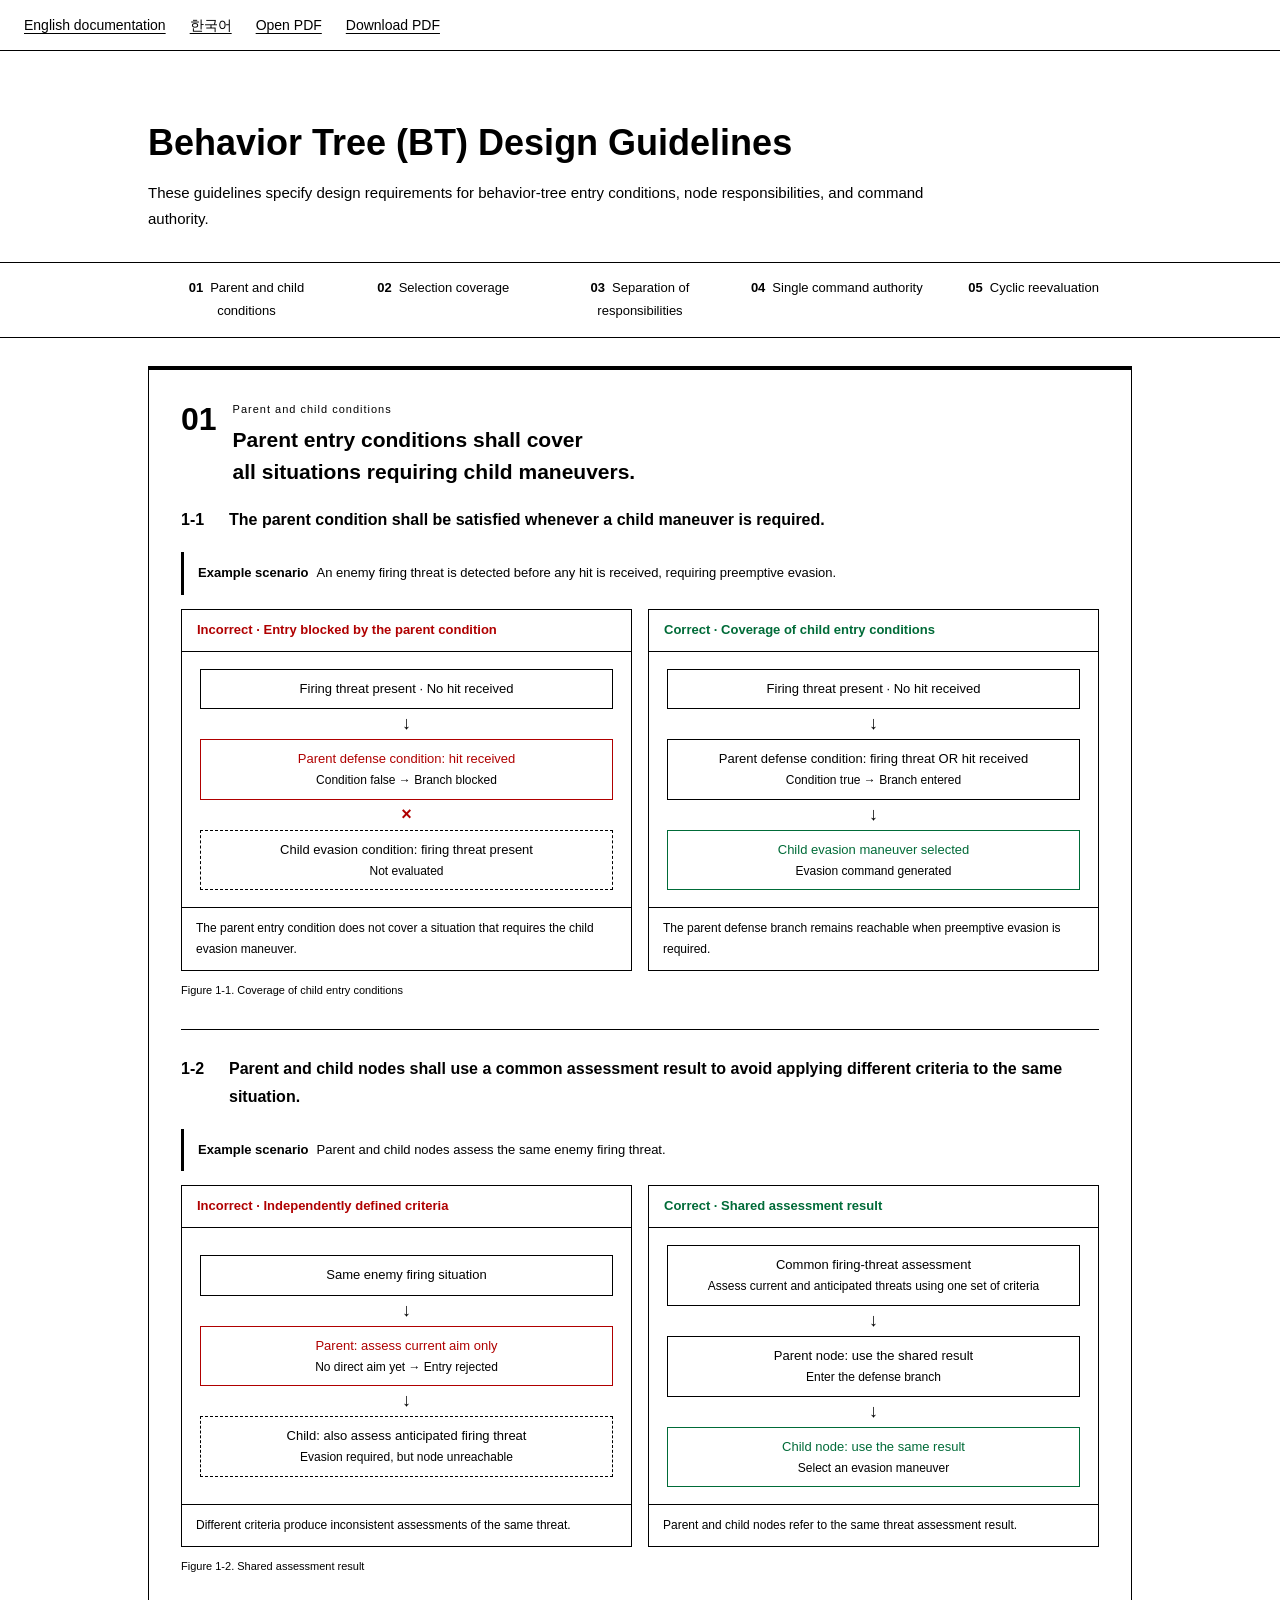
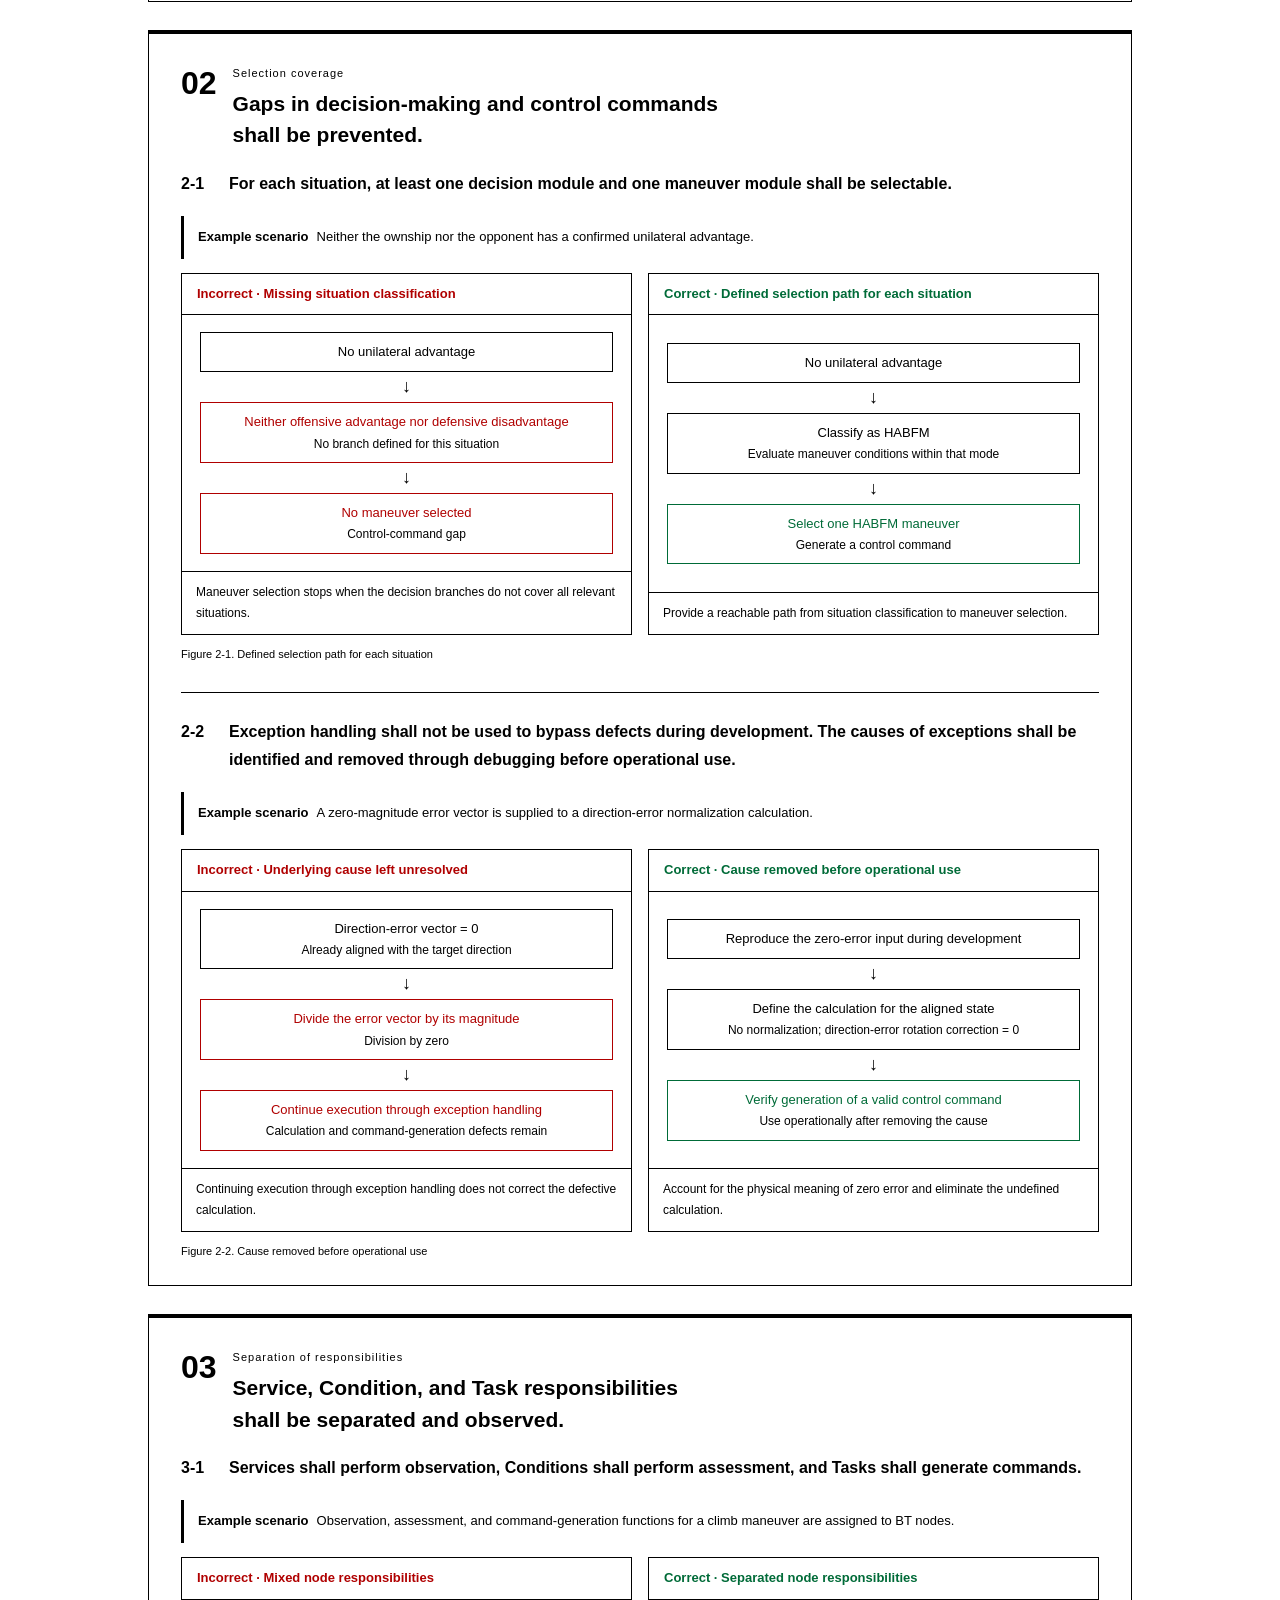
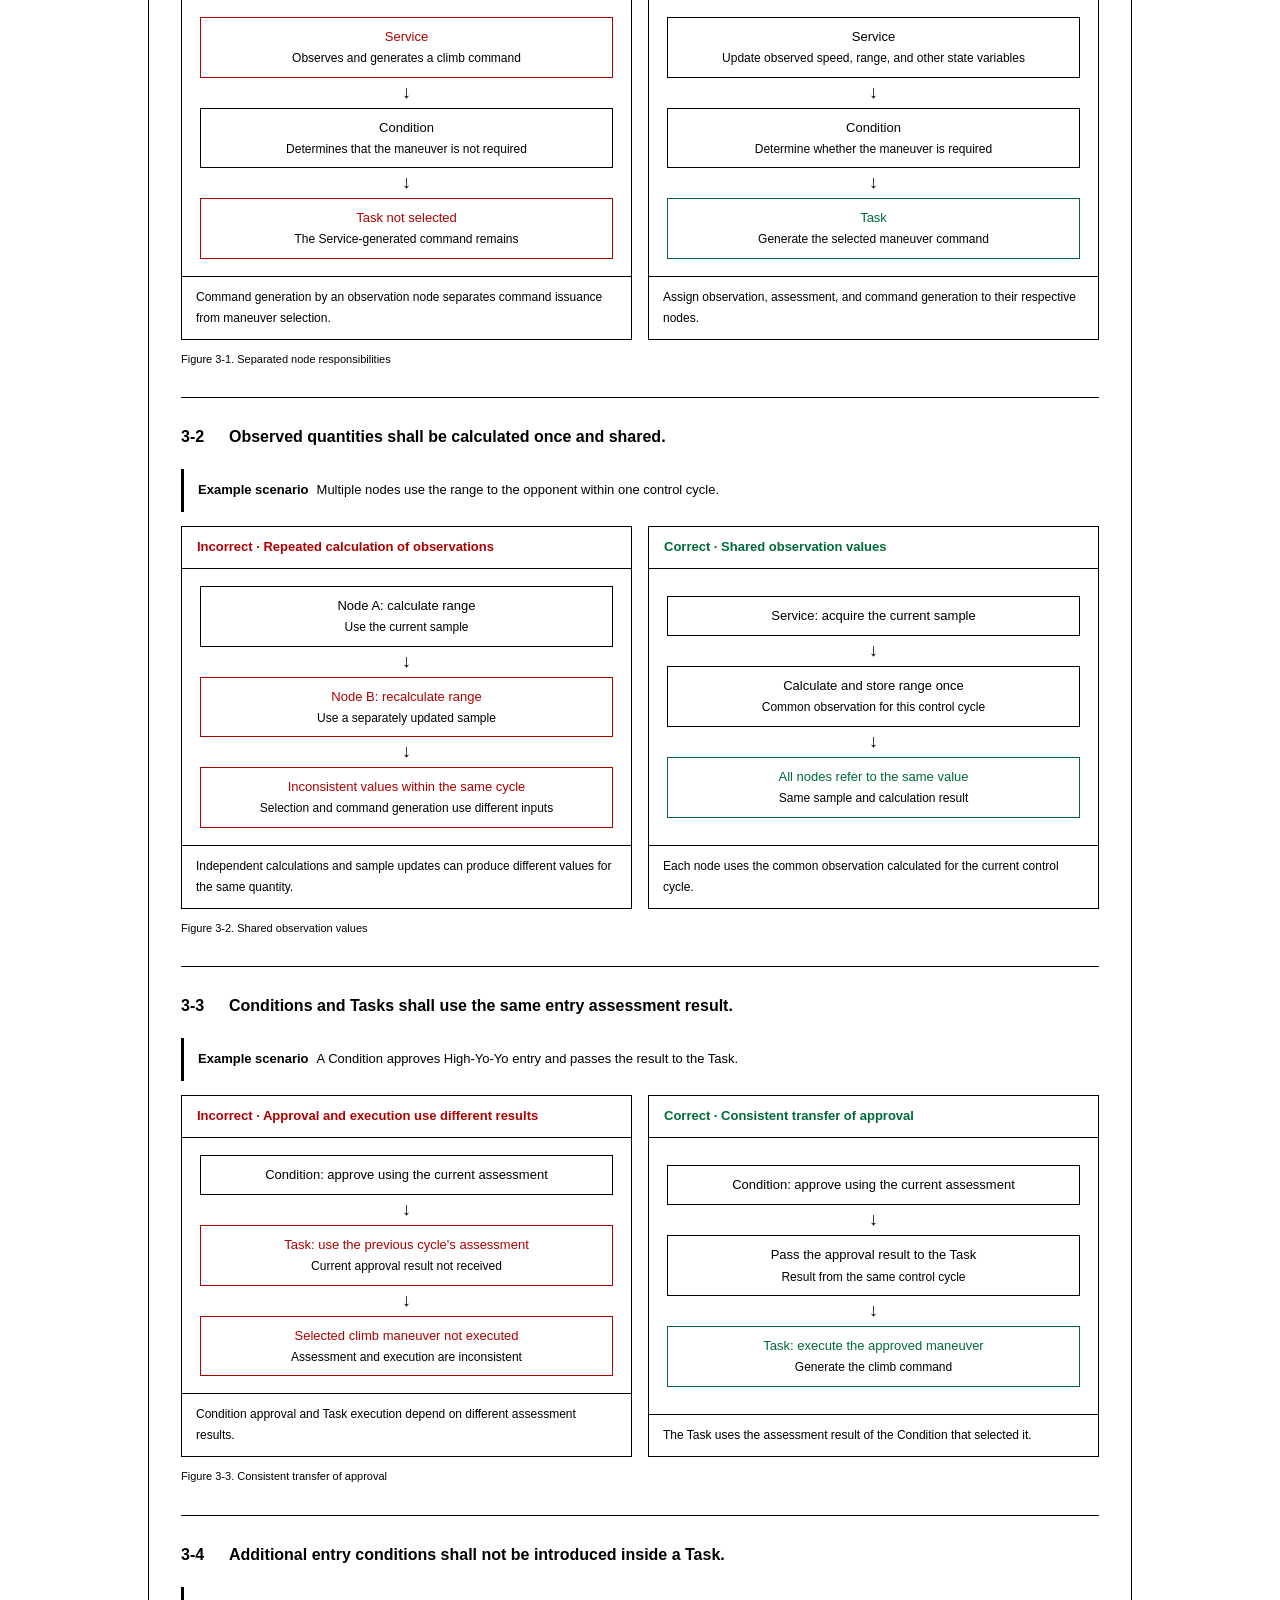
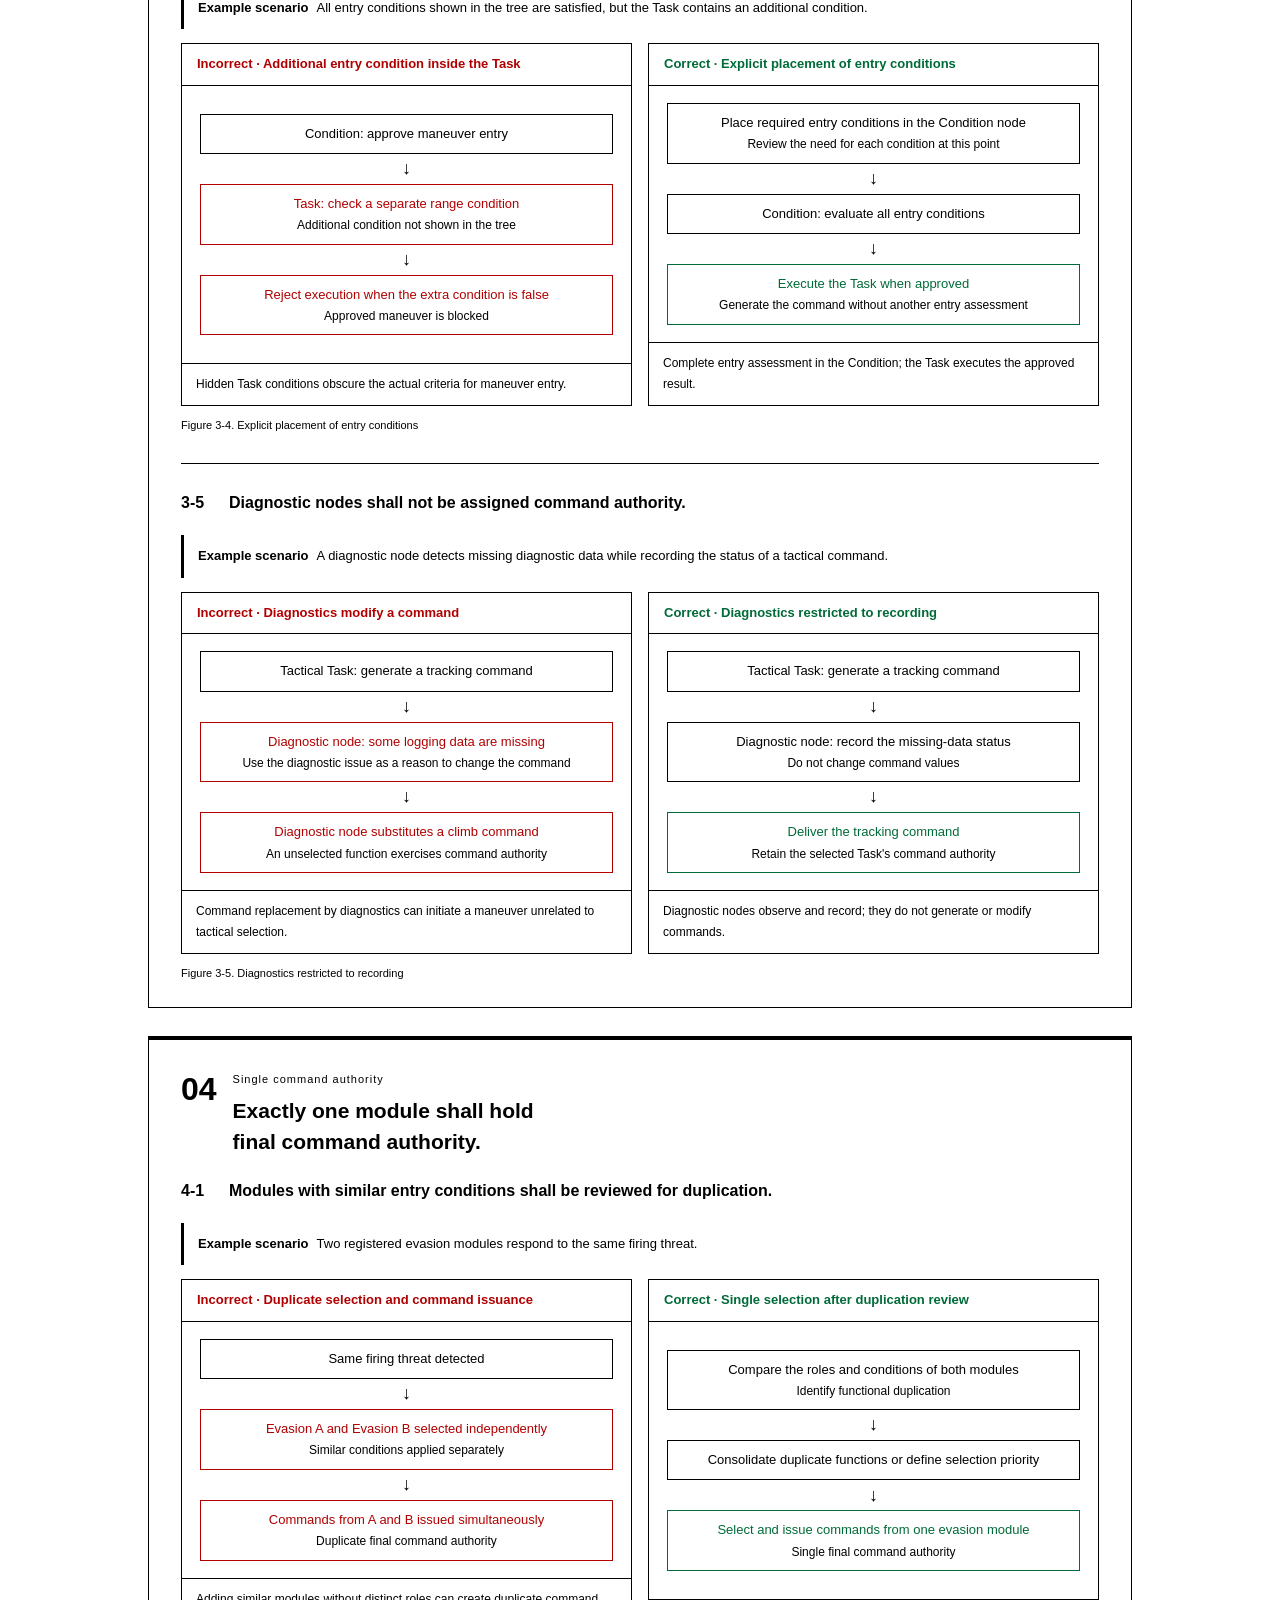
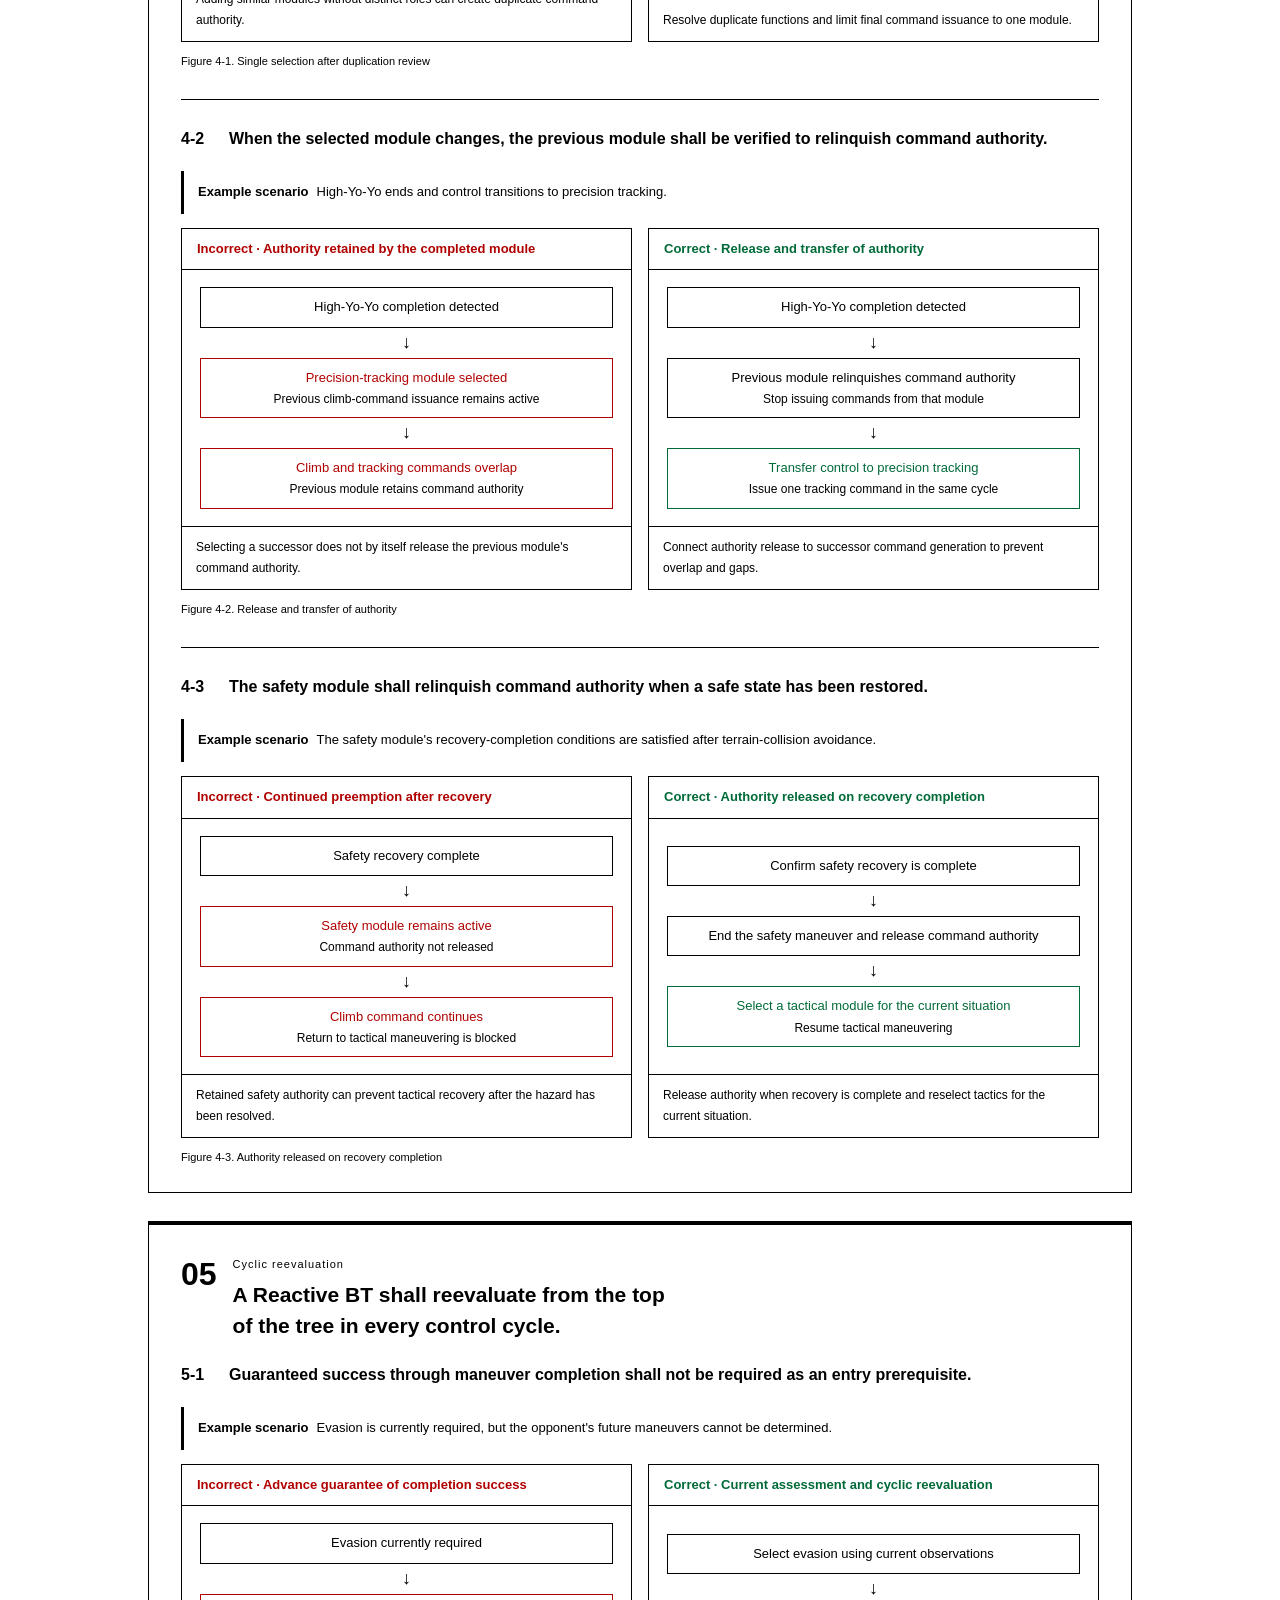
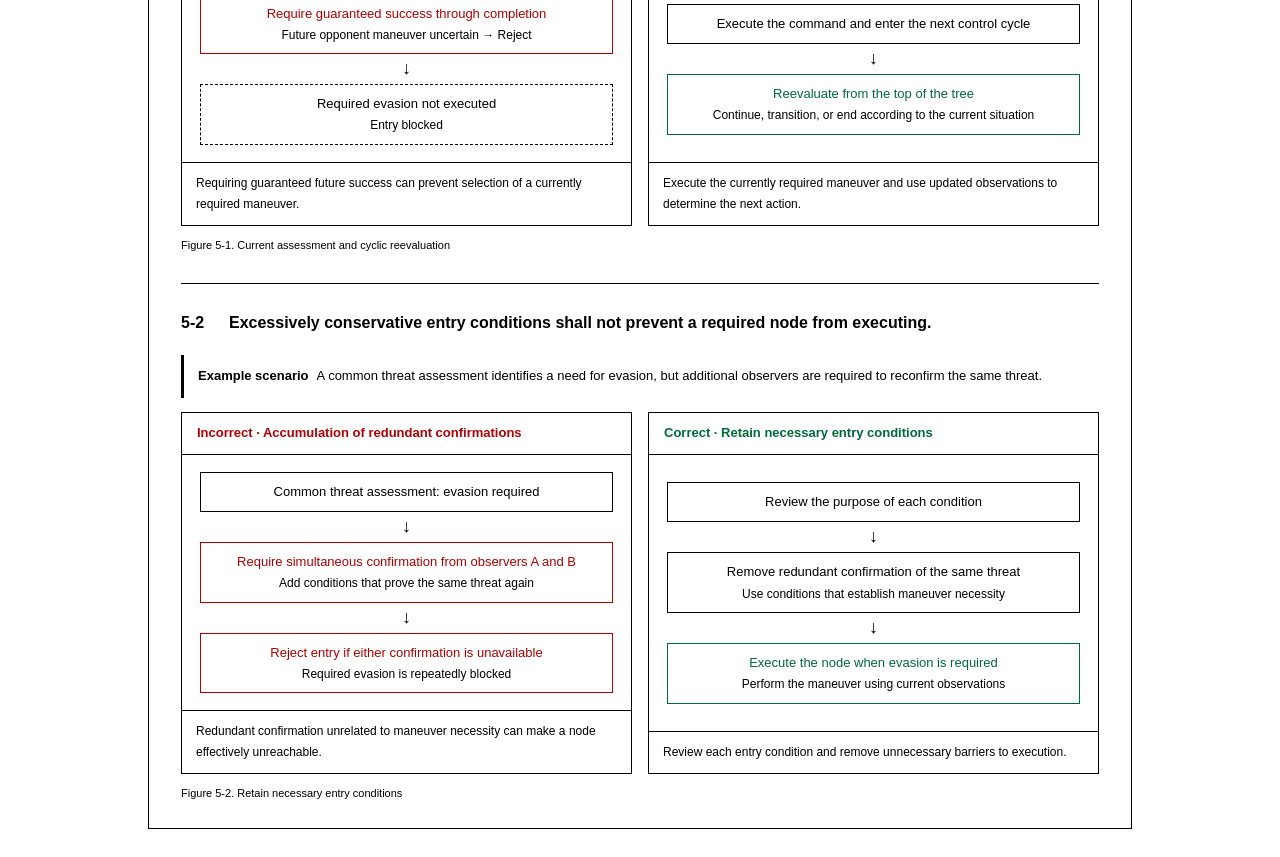
<file: guidelines/en/bt_design_guidelines.html>
<!doctype html>
<html lang="en">
<head>
<meta charset="utf-8">
<meta name="viewport" content="width=device-width,initial-scale=1">
<link rel="icon" href="data:,">
<title>Behavior Tree (BT) Design Guidelines</title>
<style>
:root{--ink:#000;--muted:#000;--line:#000;--accent:#000;--red:#b00000;--green:#006b38;--paper:#fff}
*{box-sizing:border-box}html{scroll-behavior:smooth;scroll-padding-top:82px}body{margin:0;background:#fff;color:var(--ink);font-family:Arial,"Malgun Gothic",sans-serif;font-size:15px;line-height:1.75;word-break:keep-all}a{color:inherit}a:focus-visible{outline:2px solid #000;outline-offset:4px}.masthead{max-width:1080px;margin:auto;padding:56px 48px 30px}h1{font-size:36px;line-height:1.35;margin:12px 0} .intro{color:var(--muted);margin:0;max-width:800px}.nav{position:sticky;top:0;z-index:2;background:#fff;color:#000;border-top:1px solid #000;border-bottom:1px solid #000}.nav-inner{max-width:984px;margin:auto;display:flex;flex-wrap:wrap}.nav a{flex:1;min-width:150px;padding:14px 10px;text-align:center;font-size:13px;text-decoration:none}.nav a:hover{background:#fff;text-decoration:underline;text-underline-offset:4px}.nav b{margin-right:7px;color:#000}main{max-width:1080px;margin:28px auto 0;padding:0 48px}.rule{background:var(--paper);border:1px solid var(--line);border-top:4px solid var(--accent);margin-bottom:28px;padding:30px 32px 24px;scroll-margin-top:82px}.rule-head{display:flex;gap:16px;align-items:flex-start;margin-bottom:19px}.number{font-size:32px;line-height:1.2;color:#000;font-weight:700;font-variant-numeric:tabular-nums}.rule h2{font-size:21px;line-height:1.5;margin:0}.topic{font-size:11px;letter-spacing:1px;color:var(--muted);margin:0 0 5px}.scenario{background:#fff;border-left:3px solid #000;padding:10px 14px;font-size:13px;margin:0 0 14px}.scenario b{margin-right:8px}.comparison{display:grid;grid-template-columns:1fr 1fr;gap:16px}.example{border:1px solid var(--line);border-radius:0;overflow:hidden;display:flex;flex-direction:column}.example h4{font-size:13px;padding:9px 15px;margin:0;border-bottom:1px solid var(--line)}.bad h4{background:#fff;color:var(--red)}.good h4{background:#fff;color:var(--green)}.diagram{padding:17px 18px;display:flex;flex-direction:column;align-items:center;flex:1;justify-content:center;gap:0;font-size:13px;line-height:1.55}.node{border:1px solid #000;background:#fff;border-radius:0;padding:9px 12px;width:100%;text-align:center}.node small{display:block;color:var(--muted);font-size:12px;margin-top:2px}.node.fail{border-color:var(--red);background:#fff;color:var(--red)}.node.pass{border-color:var(--green);background:#fff;color:var(--green)}.node.dim{color:#000;border-style:dashed;background:white}.arrow{min-height:30px;display:flex;align-items:center;justify-content:center;gap:7px;color:#000;font-size:12px}.arrow:before{content:'↓';font-size:18px;font-weight:700}.arrow.stop{color:var(--red)}.arrow.stop:before{content:'×'}.split{display:grid;grid-template-columns:1fr 1fr;gap:9px;width:100%}.split.three{grid-template-columns:repeat(3,1fr)}.split .node{padding:9px 5px;font-size:12px}.caption{padding:10px 14px;margin:0;border-top:1px solid var(--line);font-size:12px;color:var(--muted)}.figure-label{font-size:11px;color:var(--muted);margin:10px 0 0}
.clause{margin-top:28px;padding-top:25px;border-top:1px solid #000;scroll-margin-top:100px}.clause-title{display:flex;align-items:flex-start;gap:12px;font-size:16px;line-height:1.75;margin:0 0 18px}.clause-id{flex:0 0 36px;font-weight:700;font-variant-numeric:tabular-nums}.clause:first-of-type{margin-top:0;padding-top:0;border-top:0}
@media(max-width:720px){.masthead{padding:30px 20px 23px}h1{font-size:29px}main{padding:0 14px;margin-top:18px}.rule{padding:22px 18px}.rule h2{font-size:19px}.number{font-size:27px}.comparison{grid-template-columns:1fr}.nav a{min-width:100px;font-size:11px;padding:9px 4px}.split.three .node{font-size:11px}.rule-head{gap:10px}}
@media print{@page{size:A4;margin:14mm}html{scroll-behavior:auto}body{background:white;font-size:10pt}.masthead{padding:0 0 7mm}.masthead h1{font-size:24pt}.nav{display:none}main{padding:0;margin:0;max-width:none}.rule{border:0;border-top:2px solid var(--accent);box-shadow:none;padding:7mm 0 0;margin:0;break-before:page;break-inside:auto}.rule:first-child{break-before:auto}.rule-head{break-after:avoid}.clause{break-inside:avoid}.clause-title{font-size:11pt;break-after:avoid}.rule h2{font-size:16pt}.comparison{grid-template-columns:1fr 1fr}.diagram{padding:4mm}.node{padding:3mm;font-size:10pt}*{print-color-adjust:exact;-webkit-print-color-adjust:exact}}
</style>
<link rel="stylesheet" href="../document-nav.css">
</head>
<body>
<nav class="documentation-toolbar" aria-label="Document navigation"><a href="./">English documentation</a><a href="../ko/bt_design_guidelines.html" lang="ko">한국어</a><a href="bt_design_guidelines.pdf">Open PDF</a><a href="bt_design_guidelines.pdf" download="bt_design_guidelines_en.pdf">Download PDF</a></nav>
<header class="masthead">
  <h1>Behavior Tree (BT) Design Guidelines</h1>
  <p class="intro">These guidelines specify design requirements for behavior-tree entry conditions, node responsibilities, and command authority.</p>
</header>
<nav class="nav" aria-label="Section navigation"><div class="nav-inner">
  <a href="#rule1"><b>01</b>Parent and child conditions</a><a href="#rule2"><b>02</b>Selection coverage</a><a href="#rule3"><b>03</b>Separation of responsibilities</a><a href="#rule4"><b>04</b>Single command authority</a><a href="#rule5"><b>05</b>Cyclic reevaluation</a>
</div></nav>
<main>
<section class="rule" id="rule1" aria-labelledby="title1">
  <header class="rule-head"><span class="number">01</span><div><p class="topic">Parent and child conditions</p><h2 id="title1">Parent entry conditions shall cover<br>all situations requiring child maneuvers.</h2></div></header>
  <article class="clause" id="clause-1-1" aria-labelledby="clause-title-1-1">
<h3 class="clause-title" id="clause-title-1-1"><span class="clause-id">1-1</span><span>The parent condition shall be satisfied whenever a child maneuver is required.</span></h3>
<p class="scenario"><b>Example scenario</b>An enemy firing threat is detected before any hit is received, requiring preemptive evasion.</p>
<div class="comparison"><div class="example bad"><h4>Incorrect · Entry blocked by the parent condition</h4><div class="diagram" role="img" aria-label="Firing threat present · No hit received → Parent defense condition: hit received: Condition false → Branch blocked → Child evasion condition: firing threat present: Not evaluated"><div class="node ">Firing threat present · No hit received</div>
<div class="arrow" aria-hidden="true"></div><div class="node fail">Parent defense condition: hit received<small>Condition false → Branch blocked</small></div>
<div class="arrow stop" aria-hidden="true"></div><div class="node dim">Child evasion condition: firing threat present<small>Not evaluated</small></div></div><p class="caption">The parent entry condition does not cover a situation that requires the child evasion maneuver.</p></div><div class="example good"><h4>Correct · Coverage of child entry conditions</h4><div class="diagram" role="img" aria-label="Firing threat present · No hit received → Parent defense condition: firing threat OR hit received: Condition true → Branch entered → Child evasion maneuver selected: Evasion command generated"><div class="node ">Firing threat present · No hit received</div>
<div class="arrow" aria-hidden="true"></div><div class="node ">Parent defense condition: firing threat OR hit received<small>Condition true → Branch entered</small></div>
<div class="arrow" aria-hidden="true"></div><div class="node pass">Child evasion maneuver selected<small>Evasion command generated</small></div></div><p class="caption">The parent defense branch remains reachable when preemptive evasion is required.</p></div></div>
<p class="figure-label">Figure 1-1. Coverage of child entry conditions</p>
</article>
<article class="clause" id="clause-1-2" aria-labelledby="clause-title-1-2">
<h3 class="clause-title" id="clause-title-1-2"><span class="clause-id">1-2</span><span>Parent and child nodes shall use a common assessment result to avoid applying different criteria to the same situation.</span></h3>
<p class="scenario"><b>Example scenario</b>Parent and child nodes assess the same enemy firing threat.</p>
<div class="comparison"><div class="example bad"><h4>Incorrect · Independently defined criteria</h4><div class="diagram" role="img" aria-label="Same enemy firing situation → Parent: assess current aim only: No direct aim yet → Entry rejected → Child: also assess anticipated firing threat: Evasion required, but node unreachable"><div class="node ">Same enemy firing situation</div>
<div class="arrow" aria-hidden="true"></div><div class="node fail">Parent: assess current aim only<small>No direct aim yet → Entry rejected</small></div>
<div class="arrow" aria-hidden="true"></div><div class="node dim">Child: also assess anticipated firing threat<small>Evasion required, but node unreachable</small></div></div><p class="caption">Different criteria produce inconsistent assessments of the same threat.</p></div><div class="example good"><h4>Correct · Shared assessment result</h4><div class="diagram" role="img" aria-label="Common firing-threat assessment: Assess current and anticipated threats using one set of criteria → Parent node: use the shared result: Enter the defense branch → Child node: use the same result: Select an evasion maneuver"><div class="node ">Common firing-threat assessment<small>Assess current and anticipated threats using one set of criteria</small></div>
<div class="arrow" aria-hidden="true"></div><div class="node ">Parent node: use the shared result<small>Enter the defense branch</small></div>
<div class="arrow" aria-hidden="true"></div><div class="node pass">Child node: use the same result<small>Select an evasion maneuver</small></div></div><p class="caption">Parent and child nodes refer to the same threat assessment result.</p></div></div>
<p class="figure-label">Figure 1-2. Shared assessment result</p>
</article>
</section>
<section class="rule" id="rule2" aria-labelledby="title2">
  <header class="rule-head"><span class="number">02</span><div><p class="topic">Selection coverage</p><h2 id="title2">Gaps in decision-making and control commands<br>shall be prevented.</h2></div></header>
  <article class="clause" id="clause-2-1" aria-labelledby="clause-title-2-1">
<h3 class="clause-title" id="clause-title-2-1"><span class="clause-id">2-1</span><span>For each situation, at least one decision module and one maneuver module shall be selectable.</span></h3>
<p class="scenario"><b>Example scenario</b>Neither the ownship nor the opponent has a confirmed unilateral advantage.</p>
<div class="comparison"><div class="example bad"><h4>Incorrect · Missing situation classification</h4><div class="diagram" role="img" aria-label="No unilateral advantage → Neither offensive advantage nor defensive disadvantage: No branch defined for this situation → No maneuver selected: Control-command gap"><div class="node ">No unilateral advantage</div>
<div class="arrow" aria-hidden="true"></div><div class="node fail">Neither offensive advantage nor defensive disadvantage<small>No branch defined for this situation</small></div>
<div class="arrow" aria-hidden="true"></div><div class="node fail">No maneuver selected<small>Control-command gap</small></div></div><p class="caption">Maneuver selection stops when the decision branches do not cover all relevant situations.</p></div><div class="example good"><h4>Correct · Defined selection path for each situation</h4><div class="diagram" role="img" aria-label="No unilateral advantage → Classify as HABFM: Evaluate maneuver conditions within that mode → Select one HABFM maneuver: Generate a control command"><div class="node ">No unilateral advantage</div>
<div class="arrow" aria-hidden="true"></div><div class="node ">Classify as HABFM<small>Evaluate maneuver conditions within that mode</small></div>
<div class="arrow" aria-hidden="true"></div><div class="node pass">Select one HABFM maneuver<small>Generate a control command</small></div></div><p class="caption">Provide a reachable path from situation classification to maneuver selection.</p></div></div>
<p class="figure-label">Figure 2-1. Defined selection path for each situation</p>
</article>
<article class="clause" id="clause-2-2" aria-labelledby="clause-title-2-2">
<h3 class="clause-title" id="clause-title-2-2"><span class="clause-id">2-2</span><span>Exception handling shall not be used to bypass defects during development. The causes of exceptions shall be identified and removed through debugging before operational use.</span></h3>
<p class="scenario"><b>Example scenario</b>A zero-magnitude error vector is supplied to a direction-error normalization calculation.</p>
<div class="comparison"><div class="example bad"><h4>Incorrect · Underlying cause left unresolved</h4><div class="diagram" role="img" aria-label="Direction-error vector = 0: Already aligned with the target direction → Divide the error vector by its magnitude: Division by zero → Continue execution through exception handling: Calculation and command-generation defects remain"><div class="node ">Direction-error vector = 0<small>Already aligned with the target direction</small></div>
<div class="arrow" aria-hidden="true"></div><div class="node fail">Divide the error vector by its magnitude<small>Division by zero</small></div>
<div class="arrow" aria-hidden="true"></div><div class="node fail">Continue execution through exception handling<small>Calculation and command-generation defects remain</small></div></div><p class="caption">Continuing execution through exception handling does not correct the defective calculation.</p></div><div class="example good"><h4>Correct · Cause removed before operational use</h4><div class="diagram" role="img" aria-label="Reproduce the zero-error input during development → Define the calculation for the aligned state: No normalization; direction-error rotation correction = 0 → Verify generation of a valid control command: Use operationally after removing the cause"><div class="node ">Reproduce the zero-error input during development</div>
<div class="arrow" aria-hidden="true"></div><div class="node ">Define the calculation for the aligned state<small>No normalization; direction-error rotation correction = 0</small></div>
<div class="arrow" aria-hidden="true"></div><div class="node pass">Verify generation of a valid control command<small>Use operationally after removing the cause</small></div></div><p class="caption">Account for the physical meaning of zero error and eliminate the undefined calculation.</p></div></div>
<p class="figure-label">Figure 2-2. Cause removed before operational use</p>
</article>
</section>
<section class="rule" id="rule3" aria-labelledby="title3">
  <header class="rule-head"><span class="number">03</span><div><p class="topic">Separation of responsibilities</p><h2 id="title3">Service, Condition, and Task responsibilities<br>shall be separated and observed.</h2></div></header>
  <article class="clause" id="clause-3-1" aria-labelledby="clause-title-3-1">
<h3 class="clause-title" id="clause-title-3-1"><span class="clause-id">3-1</span><span>Services shall perform observation, Conditions shall perform assessment, and Tasks shall generate commands.</span></h3>
<p class="scenario"><b>Example scenario</b>Observation, assessment, and command-generation functions for a climb maneuver are assigned to BT nodes.</p>
<div class="comparison"><div class="example bad"><h4>Incorrect · Mixed node responsibilities</h4><div class="diagram" role="img" aria-label="Service: Observes and generates a climb command → Condition: Determines that the maneuver is not required → Task not selected: The Service-generated command remains"><div class="node fail">Service<small>Observes and generates a climb command</small></div>
<div class="arrow" aria-hidden="true"></div><div class="node ">Condition<small>Determines that the maneuver is not required</small></div>
<div class="arrow" aria-hidden="true"></div><div class="node fail">Task not selected<small>The Service-generated command remains</small></div></div><p class="caption">Command generation by an observation node separates command issuance from maneuver selection.</p></div><div class="example good"><h4>Correct · Separated node responsibilities</h4><div class="diagram" role="img" aria-label="Service: Update observed speed, range, and other state variables → Condition: Determine whether the maneuver is required → Task: Generate the selected maneuver command"><div class="node ">Service<small>Update observed speed, range, and other state variables</small></div>
<div class="arrow" aria-hidden="true"></div><div class="node ">Condition<small>Determine whether the maneuver is required</small></div>
<div class="arrow" aria-hidden="true"></div><div class="node pass">Task<small>Generate the selected maneuver command</small></div></div><p class="caption">Assign observation, assessment, and command generation to their respective nodes.</p></div></div>
<p class="figure-label">Figure 3-1. Separated node responsibilities</p>
</article>
<article class="clause" id="clause-3-2" aria-labelledby="clause-title-3-2">
<h3 class="clause-title" id="clause-title-3-2"><span class="clause-id">3-2</span><span>Observed quantities shall be calculated once and shared.</span></h3>
<p class="scenario"><b>Example scenario</b>Multiple nodes use the range to the opponent within one control cycle.</p>
<div class="comparison"><div class="example bad"><h4>Incorrect · Repeated calculation of observations</h4><div class="diagram" role="img" aria-label="Node A: calculate range: Use the current sample → Node B: recalculate range: Use a separately updated sample → Inconsistent values within the same cycle: Selection and command generation use different inputs"><div class="node ">Node A: calculate range<small>Use the current sample</small></div>
<div class="arrow" aria-hidden="true"></div><div class="node fail">Node B: recalculate range<small>Use a separately updated sample</small></div>
<div class="arrow" aria-hidden="true"></div><div class="node fail">Inconsistent values within the same cycle<small>Selection and command generation use different inputs</small></div></div><p class="caption">Independent calculations and sample updates can produce different values for the same quantity.</p></div><div class="example good"><h4>Correct · Shared observation values</h4><div class="diagram" role="img" aria-label="Service: acquire the current sample → Calculate and store range once: Common observation for this control cycle → All nodes refer to the same value: Same sample and calculation result"><div class="node ">Service: acquire the current sample</div>
<div class="arrow" aria-hidden="true"></div><div class="node ">Calculate and store range once<small>Common observation for this control cycle</small></div>
<div class="arrow" aria-hidden="true"></div><div class="node pass">All nodes refer to the same value<small>Same sample and calculation result</small></div></div><p class="caption">Each node uses the common observation calculated for the current control cycle.</p></div></div>
<p class="figure-label">Figure 3-2. Shared observation values</p>
</article>
<article class="clause" id="clause-3-3" aria-labelledby="clause-title-3-3">
<h3 class="clause-title" id="clause-title-3-3"><span class="clause-id">3-3</span><span>Conditions and Tasks shall use the same entry assessment result.</span></h3>
<p class="scenario"><b>Example scenario</b>A Condition approves High-Yo-Yo entry and passes the result to the Task.</p>
<div class="comparison"><div class="example bad"><h4>Incorrect · Approval and execution use different results</h4><div class="diagram" role="img" aria-label="Condition: approve using the current assessment → Task: use the previous cycle's assessment: Current approval result not received → Selected climb maneuver not executed: Assessment and execution are inconsistent"><div class="node ">Condition: approve using the current assessment</div>
<div class="arrow" aria-hidden="true"></div><div class="node fail">Task: use the previous cycle's assessment<small>Current approval result not received</small></div>
<div class="arrow" aria-hidden="true"></div><div class="node fail">Selected climb maneuver not executed<small>Assessment and execution are inconsistent</small></div></div><p class="caption">Condition approval and Task execution depend on different assessment results.</p></div><div class="example good"><h4>Correct · Consistent transfer of approval</h4><div class="diagram" role="img" aria-label="Condition: approve using the current assessment → Pass the approval result to the Task: Result from the same control cycle → Task: execute the approved maneuver: Generate the climb command"><div class="node ">Condition: approve using the current assessment</div>
<div class="arrow" aria-hidden="true"></div><div class="node ">Pass the approval result to the Task<small>Result from the same control cycle</small></div>
<div class="arrow" aria-hidden="true"></div><div class="node pass">Task: execute the approved maneuver<small>Generate the climb command</small></div></div><p class="caption">The Task uses the assessment result of the Condition that selected it.</p></div></div>
<p class="figure-label">Figure 3-3. Consistent transfer of approval</p>
</article>
<article class="clause" id="clause-3-4" aria-labelledby="clause-title-3-4">
<h3 class="clause-title" id="clause-title-3-4"><span class="clause-id">3-4</span><span>Additional entry conditions shall not be introduced inside a Task.</span></h3>
<p class="scenario"><b>Example scenario</b>All entry conditions shown in the tree are satisfied, but the Task contains an additional condition.</p>
<div class="comparison"><div class="example bad"><h4>Incorrect · Additional entry condition inside the Task</h4><div class="diagram" role="img" aria-label="Condition: approve maneuver entry → Task: check a separate range condition: Additional condition not shown in the tree → Reject execution when the extra condition is false: Approved maneuver is blocked"><div class="node ">Condition: approve maneuver entry</div>
<div class="arrow" aria-hidden="true"></div><div class="node fail">Task: check a separate range condition<small>Additional condition not shown in the tree</small></div>
<div class="arrow" aria-hidden="true"></div><div class="node fail">Reject execution when the extra condition is false<small>Approved maneuver is blocked</small></div></div><p class="caption">Hidden Task conditions obscure the actual criteria for maneuver entry.</p></div><div class="example good"><h4>Correct · Explicit placement of entry conditions</h4><div class="diagram" role="img" aria-label="Place required entry conditions in the Condition node: Review the need for each condition at this point → Condition: evaluate all entry conditions → Execute the Task when approved: Generate the command without another entry assessment"><div class="node ">Place required entry conditions in the Condition node<small>Review the need for each condition at this point</small></div>
<div class="arrow" aria-hidden="true"></div><div class="node ">Condition: evaluate all entry conditions</div>
<div class="arrow" aria-hidden="true"></div><div class="node pass">Execute the Task when approved<small>Generate the command without another entry assessment</small></div></div><p class="caption">Complete entry assessment in the Condition; the Task executes the approved result.</p></div></div>
<p class="figure-label">Figure 3-4. Explicit placement of entry conditions</p>
</article>
<article class="clause" id="clause-3-5" aria-labelledby="clause-title-3-5">
<h3 class="clause-title" id="clause-title-3-5"><span class="clause-id">3-5</span><span>Diagnostic nodes shall not be assigned command authority.</span></h3>
<p class="scenario"><b>Example scenario</b>A diagnostic node detects missing diagnostic data while recording the status of a tactical command.</p>
<div class="comparison"><div class="example bad"><h4>Incorrect · Diagnostics modify a command</h4><div class="diagram" role="img" aria-label="Tactical Task: generate a tracking command → Diagnostic node: some logging data are missing: Use the diagnostic issue as a reason to change the command → Diagnostic node substitutes a climb command: An unselected function exercises command authority"><div class="node ">Tactical Task: generate a tracking command</div>
<div class="arrow" aria-hidden="true"></div><div class="node fail">Diagnostic node: some logging data are missing<small>Use the diagnostic issue as a reason to change the command</small></div>
<div class="arrow" aria-hidden="true"></div><div class="node fail">Diagnostic node substitutes a climb command<small>An unselected function exercises command authority</small></div></div><p class="caption">Command replacement by diagnostics can initiate a maneuver unrelated to tactical selection.</p></div><div class="example good"><h4>Correct · Diagnostics restricted to recording</h4><div class="diagram" role="img" aria-label="Tactical Task: generate a tracking command → Diagnostic node: record the missing-data status: Do not change command values → Deliver the tracking command: Retain the selected Task's command authority"><div class="node ">Tactical Task: generate a tracking command</div>
<div class="arrow" aria-hidden="true"></div><div class="node ">Diagnostic node: record the missing-data status<small>Do not change command values</small></div>
<div class="arrow" aria-hidden="true"></div><div class="node pass">Deliver the tracking command<small>Retain the selected Task's command authority</small></div></div><p class="caption">Diagnostic nodes observe and record; they do not generate or modify commands.</p></div></div>
<p class="figure-label">Figure 3-5. Diagnostics restricted to recording</p>
</article>
</section>
<section class="rule" id="rule4" aria-labelledby="title4">
  <header class="rule-head"><span class="number">04</span><div><p class="topic">Single command authority</p><h2 id="title4">Exactly one module shall hold<br>final command authority.</h2></div></header>
  <article class="clause" id="clause-4-1" aria-labelledby="clause-title-4-1">
<h3 class="clause-title" id="clause-title-4-1"><span class="clause-id">4-1</span><span>Modules with similar entry conditions shall be reviewed for duplication.</span></h3>
<p class="scenario"><b>Example scenario</b>Two registered evasion modules respond to the same firing threat.</p>
<div class="comparison"><div class="example bad"><h4>Incorrect · Duplicate selection and command issuance</h4><div class="diagram" role="img" aria-label="Same firing threat detected → Evasion A and Evasion B selected independently: Similar conditions applied separately → Commands from A and B issued simultaneously: Duplicate final command authority"><div class="node ">Same firing threat detected</div>
<div class="arrow" aria-hidden="true"></div><div class="node fail">Evasion A and Evasion B selected independently<small>Similar conditions applied separately</small></div>
<div class="arrow" aria-hidden="true"></div><div class="node fail">Commands from A and B issued simultaneously<small>Duplicate final command authority</small></div></div><p class="caption">Adding similar modules without distinct roles can create duplicate command authority.</p></div><div class="example good"><h4>Correct · Single selection after duplication review</h4><div class="diagram" role="img" aria-label="Compare the roles and conditions of both modules: Identify functional duplication → Consolidate duplicate functions or define selection priority → Select and issue commands from one evasion module: Single final command authority"><div class="node ">Compare the roles and conditions of both modules<small>Identify functional duplication</small></div>
<div class="arrow" aria-hidden="true"></div><div class="node ">Consolidate duplicate functions or define selection priority</div>
<div class="arrow" aria-hidden="true"></div><div class="node pass">Select and issue commands from one evasion module<small>Single final command authority</small></div></div><p class="caption">Resolve duplicate functions and limit final command issuance to one module.</p></div></div>
<p class="figure-label">Figure 4-1. Single selection after duplication review</p>
</article>
<article class="clause" id="clause-4-2" aria-labelledby="clause-title-4-2">
<h3 class="clause-title" id="clause-title-4-2"><span class="clause-id">4-2</span><span>When the selected module changes, the previous module shall be verified to relinquish command authority.</span></h3>
<p class="scenario"><b>Example scenario</b>High-Yo-Yo ends and control transitions to precision tracking.</p>
<div class="comparison"><div class="example bad"><h4>Incorrect · Authority retained by the completed module</h4><div class="diagram" role="img" aria-label="High-Yo-Yo completion detected → Precision-tracking module selected: Previous climb-command issuance remains active → Climb and tracking commands overlap: Previous module retains command authority"><div class="node ">High-Yo-Yo completion detected</div>
<div class="arrow" aria-hidden="true"></div><div class="node fail">Precision-tracking module selected<small>Previous climb-command issuance remains active</small></div>
<div class="arrow" aria-hidden="true"></div><div class="node fail">Climb and tracking commands overlap<small>Previous module retains command authority</small></div></div><p class="caption">Selecting a successor does not by itself release the previous module's command authority.</p></div><div class="example good"><h4>Correct · Release and transfer of authority</h4><div class="diagram" role="img" aria-label="High-Yo-Yo completion detected → Previous module relinquishes command authority: Stop issuing commands from that module → Transfer control to precision tracking: Issue one tracking command in the same cycle"><div class="node ">High-Yo-Yo completion detected</div>
<div class="arrow" aria-hidden="true"></div><div class="node ">Previous module relinquishes command authority<small>Stop issuing commands from that module</small></div>
<div class="arrow" aria-hidden="true"></div><div class="node pass">Transfer control to precision tracking<small>Issue one tracking command in the same cycle</small></div></div><p class="caption">Connect authority release to successor command generation to prevent overlap and gaps.</p></div></div>
<p class="figure-label">Figure 4-2. Release and transfer of authority</p>
</article>
<article class="clause" id="clause-4-3" aria-labelledby="clause-title-4-3">
<h3 class="clause-title" id="clause-title-4-3"><span class="clause-id">4-3</span><span>The safety module shall relinquish command authority when a safe state has been restored.</span></h3>
<p class="scenario"><b>Example scenario</b>The safety module's recovery-completion conditions are satisfied after terrain-collision avoidance.</p>
<div class="comparison"><div class="example bad"><h4>Incorrect · Continued preemption after recovery</h4><div class="diagram" role="img" aria-label="Safety recovery complete → Safety module remains active: Command authority not released → Climb command continues: Return to tactical maneuvering is blocked"><div class="node ">Safety recovery complete</div>
<div class="arrow" aria-hidden="true"></div><div class="node fail">Safety module remains active<small>Command authority not released</small></div>
<div class="arrow" aria-hidden="true"></div><div class="node fail">Climb command continues<small>Return to tactical maneuvering is blocked</small></div></div><p class="caption">Retained safety authority can prevent tactical recovery after the hazard has been resolved.</p></div><div class="example good"><h4>Correct · Authority released on recovery completion</h4><div class="diagram" role="img" aria-label="Confirm safety recovery is complete → End the safety maneuver and release command authority → Select a tactical module for the current situation: Resume tactical maneuvering"><div class="node ">Confirm safety recovery is complete</div>
<div class="arrow" aria-hidden="true"></div><div class="node ">End the safety maneuver and release command authority</div>
<div class="arrow" aria-hidden="true"></div><div class="node pass">Select a tactical module for the current situation<small>Resume tactical maneuvering</small></div></div><p class="caption">Release authority when recovery is complete and reselect tactics for the current situation.</p></div></div>
<p class="figure-label">Figure 4-3. Authority released on recovery completion</p>
</article>
</section>
<section class="rule" id="rule5" aria-labelledby="title5">
  <header class="rule-head"><span class="number">05</span><div><p class="topic">Cyclic reevaluation</p><h2 id="title5">A Reactive BT shall reevaluate from the top<br>of the tree in every control cycle.</h2></div></header>
  <article class="clause" id="clause-5-1" aria-labelledby="clause-title-5-1">
<h3 class="clause-title" id="clause-title-5-1"><span class="clause-id">5-1</span><span>Guaranteed success through maneuver completion shall not be required as an entry prerequisite.</span></h3>
<p class="scenario"><b>Example scenario</b>Evasion is currently required, but the opponent's future maneuvers cannot be determined.</p>
<div class="comparison"><div class="example bad"><h4>Incorrect · Advance guarantee of completion success</h4><div class="diagram" role="img" aria-label="Evasion currently required → Require guaranteed success through completion: Future opponent maneuver uncertain → Reject → Required evasion not executed: Entry blocked"><div class="node ">Evasion currently required</div>
<div class="arrow" aria-hidden="true"></div><div class="node fail">Require guaranteed success through completion<small>Future opponent maneuver uncertain → Reject</small></div>
<div class="arrow" aria-hidden="true"></div><div class="node dim">Required evasion not executed<small>Entry blocked</small></div></div><p class="caption">Requiring guaranteed future success can prevent selection of a currently required maneuver.</p></div><div class="example good"><h4>Correct · Current assessment and cyclic reevaluation</h4><div class="diagram" role="img" aria-label="Select evasion using current observations → Execute the command and enter the next control cycle → Reevaluate from the top of the tree: Continue, transition, or end according to the current situation"><div class="node ">Select evasion using current observations</div>
<div class="arrow" aria-hidden="true"></div><div class="node ">Execute the command and enter the next control cycle</div>
<div class="arrow" aria-hidden="true"></div><div class="node pass">Reevaluate from the top of the tree<small>Continue, transition, or end according to the current situation</small></div></div><p class="caption">Execute the currently required maneuver and use updated observations to determine the next action.</p></div></div>
<p class="figure-label">Figure 5-1. Current assessment and cyclic reevaluation</p>
</article>
<article class="clause" id="clause-5-2" aria-labelledby="clause-title-5-2">
<h3 class="clause-title" id="clause-title-5-2"><span class="clause-id">5-2</span><span>Excessively conservative entry conditions shall not prevent a required node from executing.</span></h3>
<p class="scenario"><b>Example scenario</b>A common threat assessment identifies a need for evasion, but additional observers are required to reconfirm the same threat.</p>
<div class="comparison"><div class="example bad"><h4>Incorrect · Accumulation of redundant confirmations</h4><div class="diagram" role="img" aria-label="Common threat assessment: evasion required → Require simultaneous confirmation from observers A and B: Add conditions that prove the same threat again → Reject entry if either confirmation is unavailable: Required evasion is repeatedly blocked"><div class="node ">Common threat assessment: evasion required</div>
<div class="arrow" aria-hidden="true"></div><div class="node fail">Require simultaneous confirmation from observers A and B<small>Add conditions that prove the same threat again</small></div>
<div class="arrow" aria-hidden="true"></div><div class="node fail">Reject entry if either confirmation is unavailable<small>Required evasion is repeatedly blocked</small></div></div><p class="caption">Redundant confirmation unrelated to maneuver necessity can make a node effectively unreachable.</p></div><div class="example good"><h4>Correct · Retain necessary entry conditions</h4><div class="diagram" role="img" aria-label="Review the purpose of each condition → Remove redundant confirmation of the same threat: Use conditions that establish maneuver necessity → Execute the node when evasion is required: Perform the maneuver using current observations"><div class="node ">Review the purpose of each condition</div>
<div class="arrow" aria-hidden="true"></div><div class="node ">Remove redundant confirmation of the same threat<small>Use conditions that establish maneuver necessity</small></div>
<div class="arrow" aria-hidden="true"></div><div class="node pass">Execute the node when evasion is required<small>Perform the maneuver using current observations</small></div></div><p class="caption">Review each entry condition and remove unnecessary barriers to execution.</p></div></div>
<p class="figure-label">Figure 5-2. Retain necessary entry conditions</p>
</article>
</section>
</main>
</body>
</html>
</file>
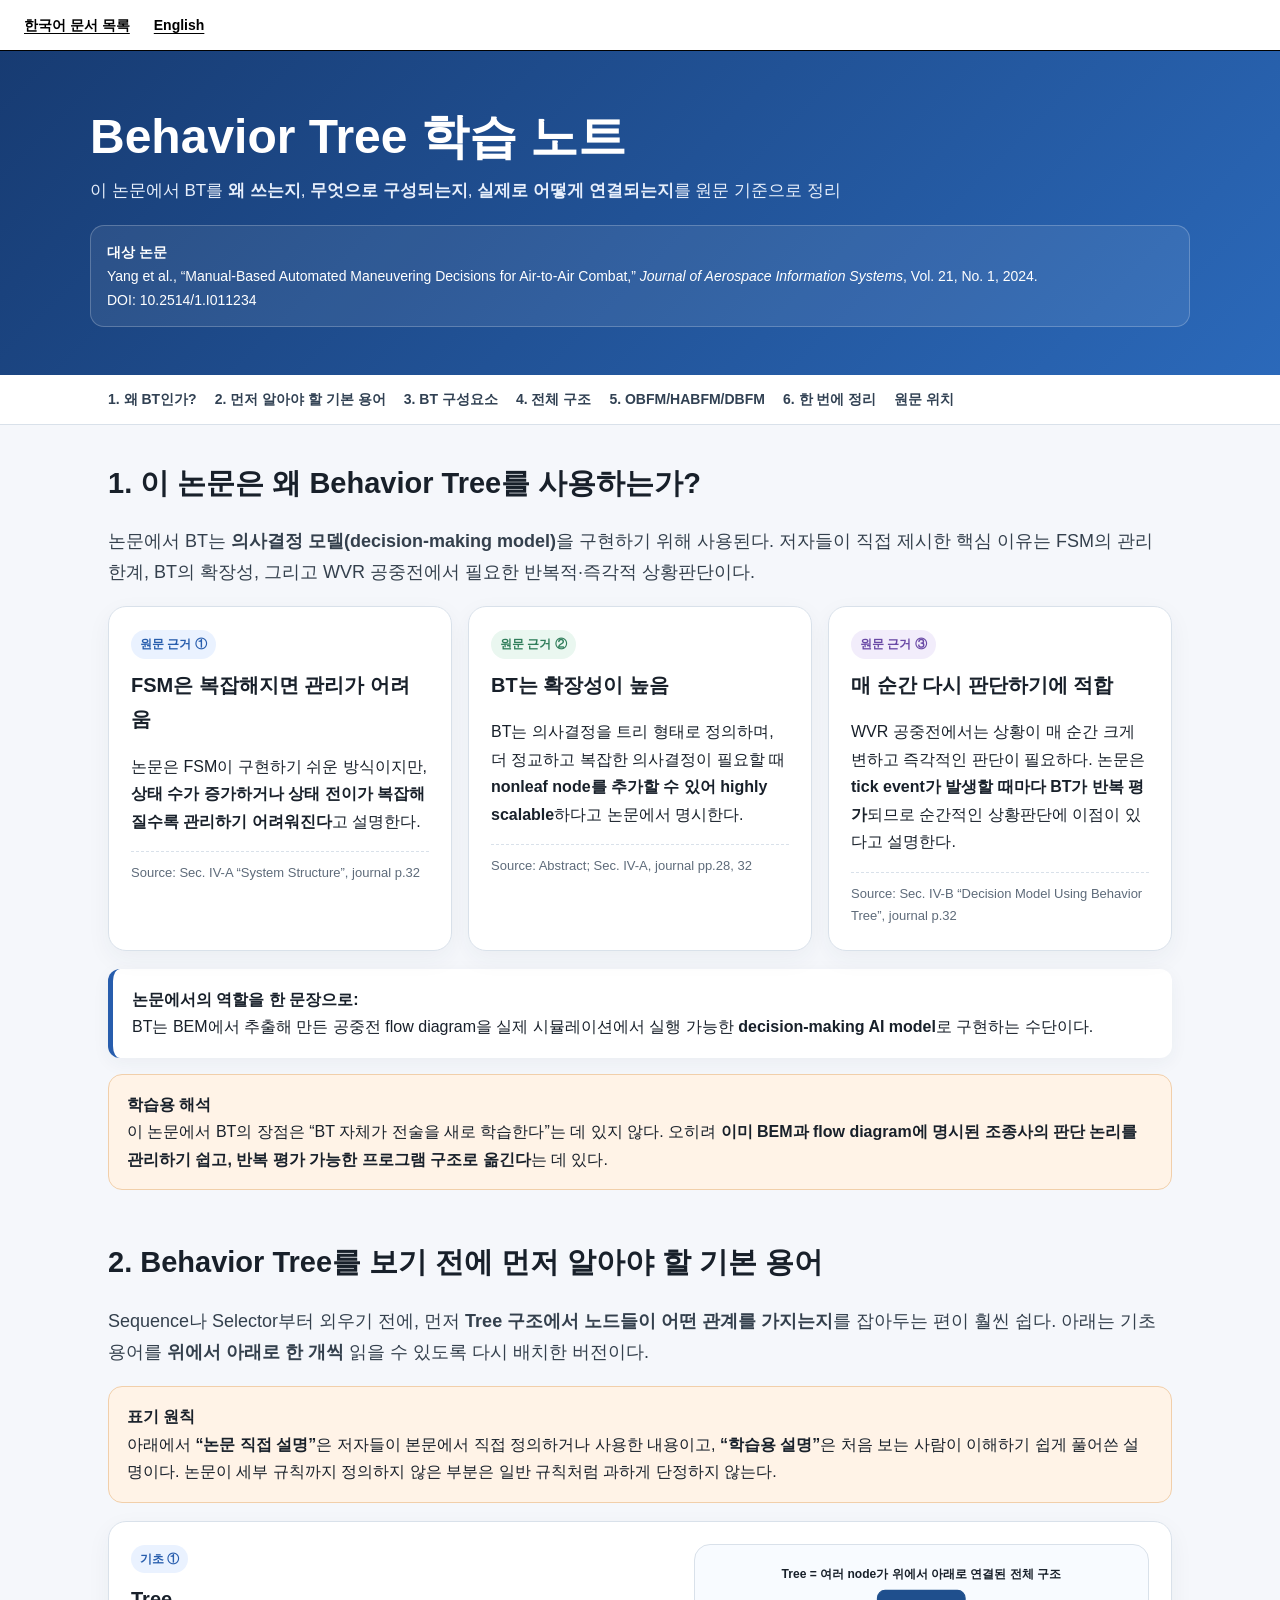
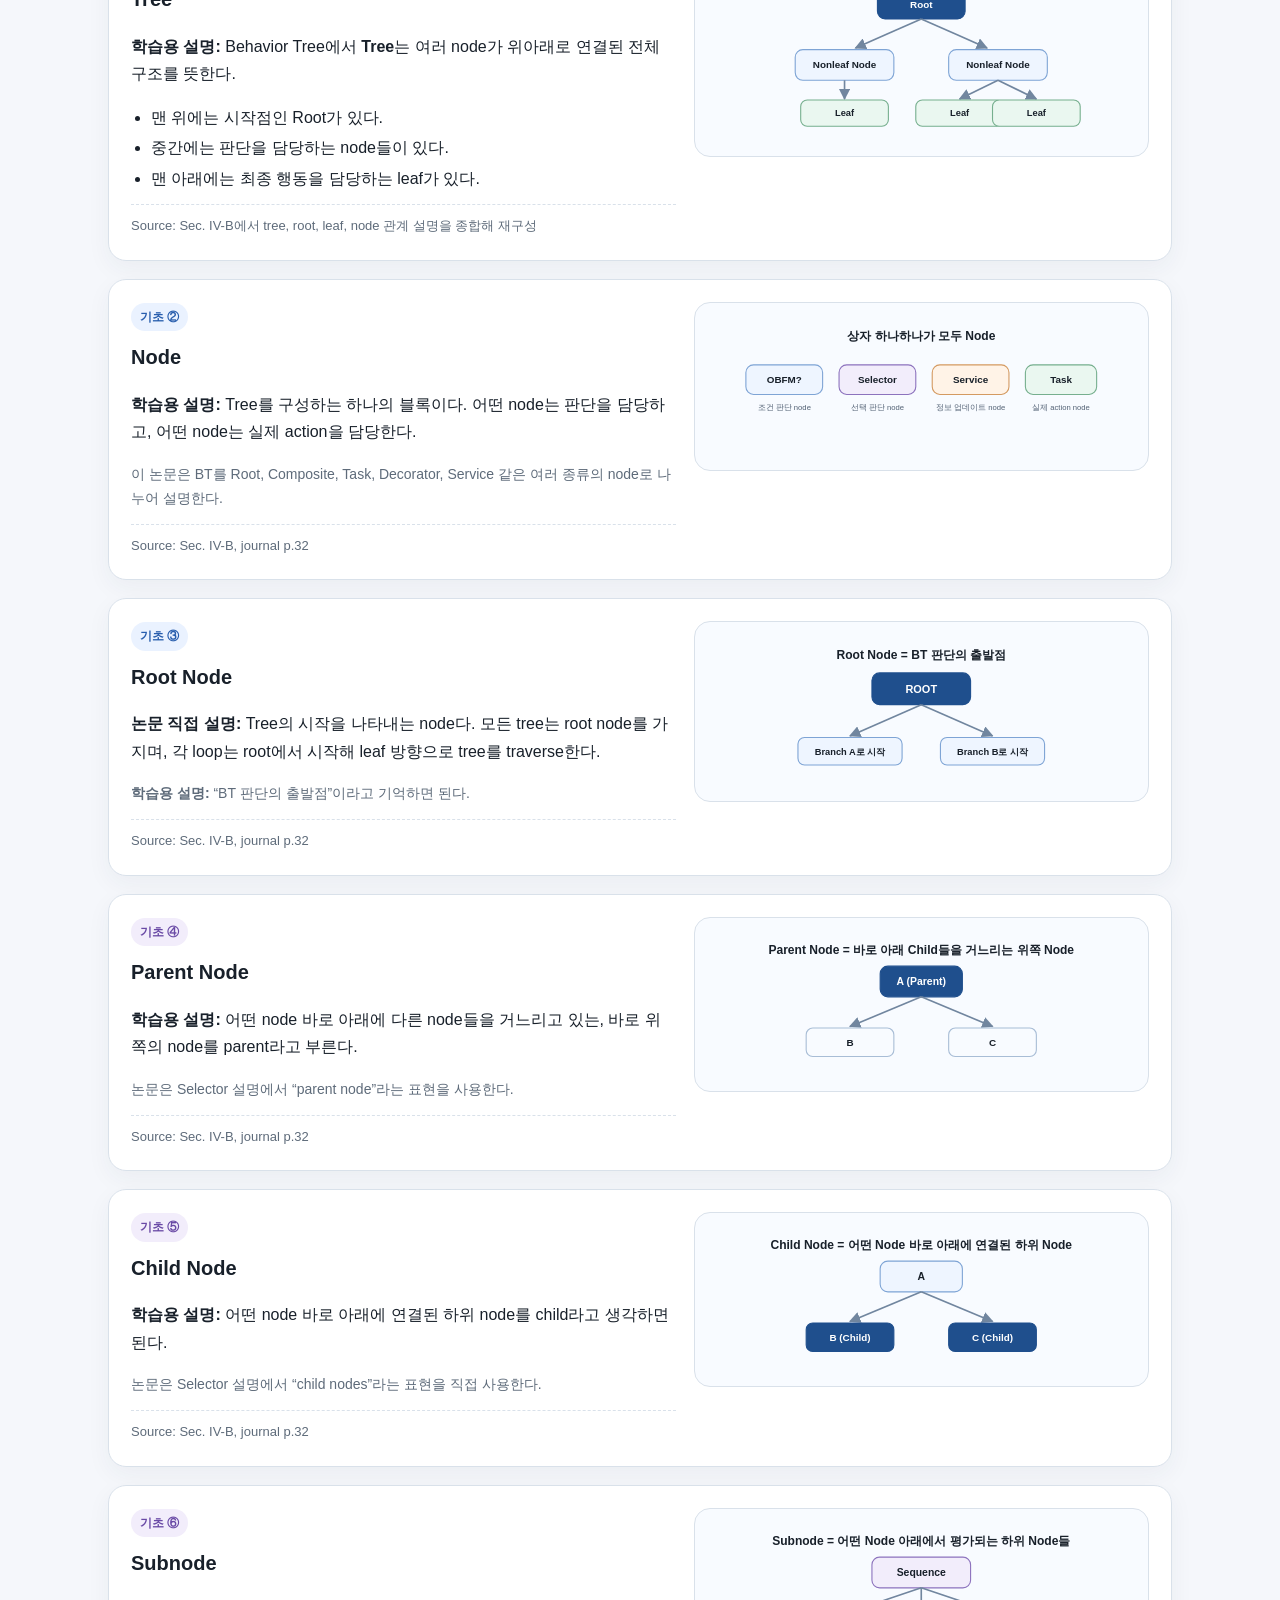
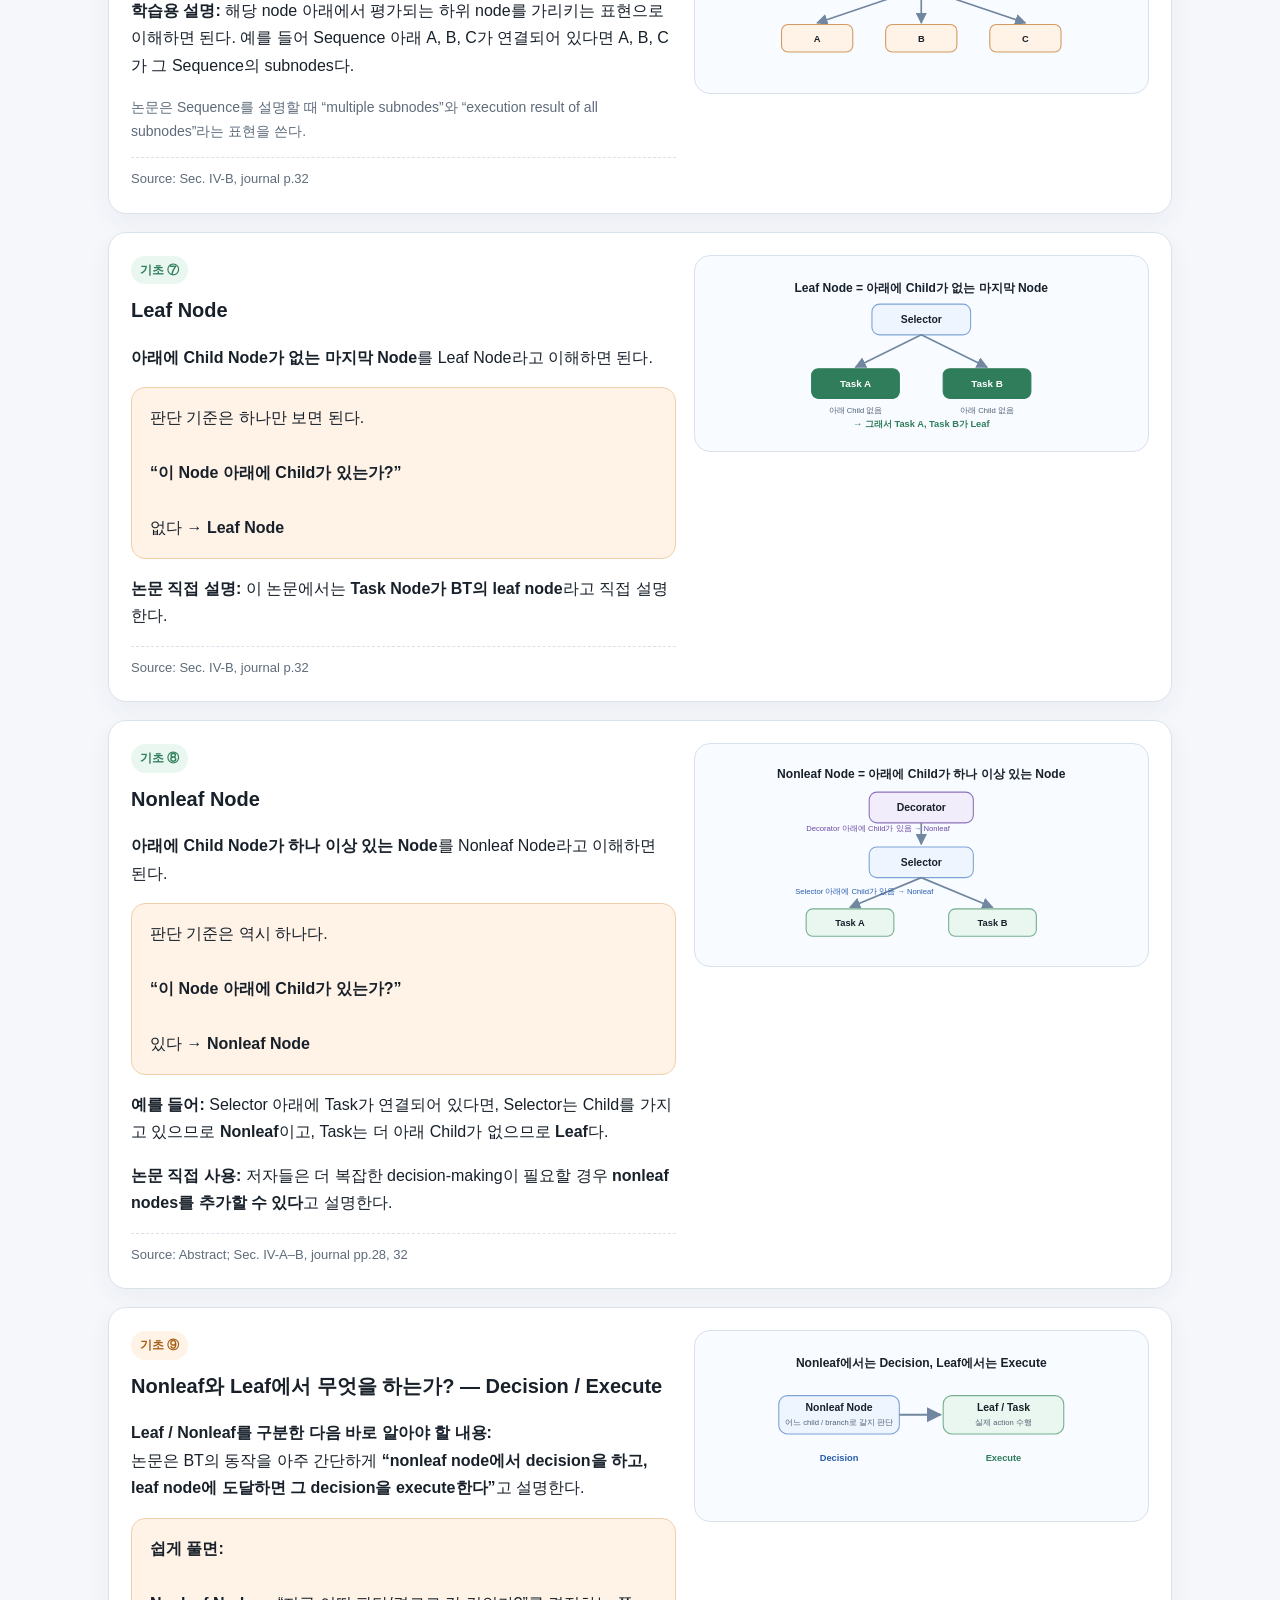
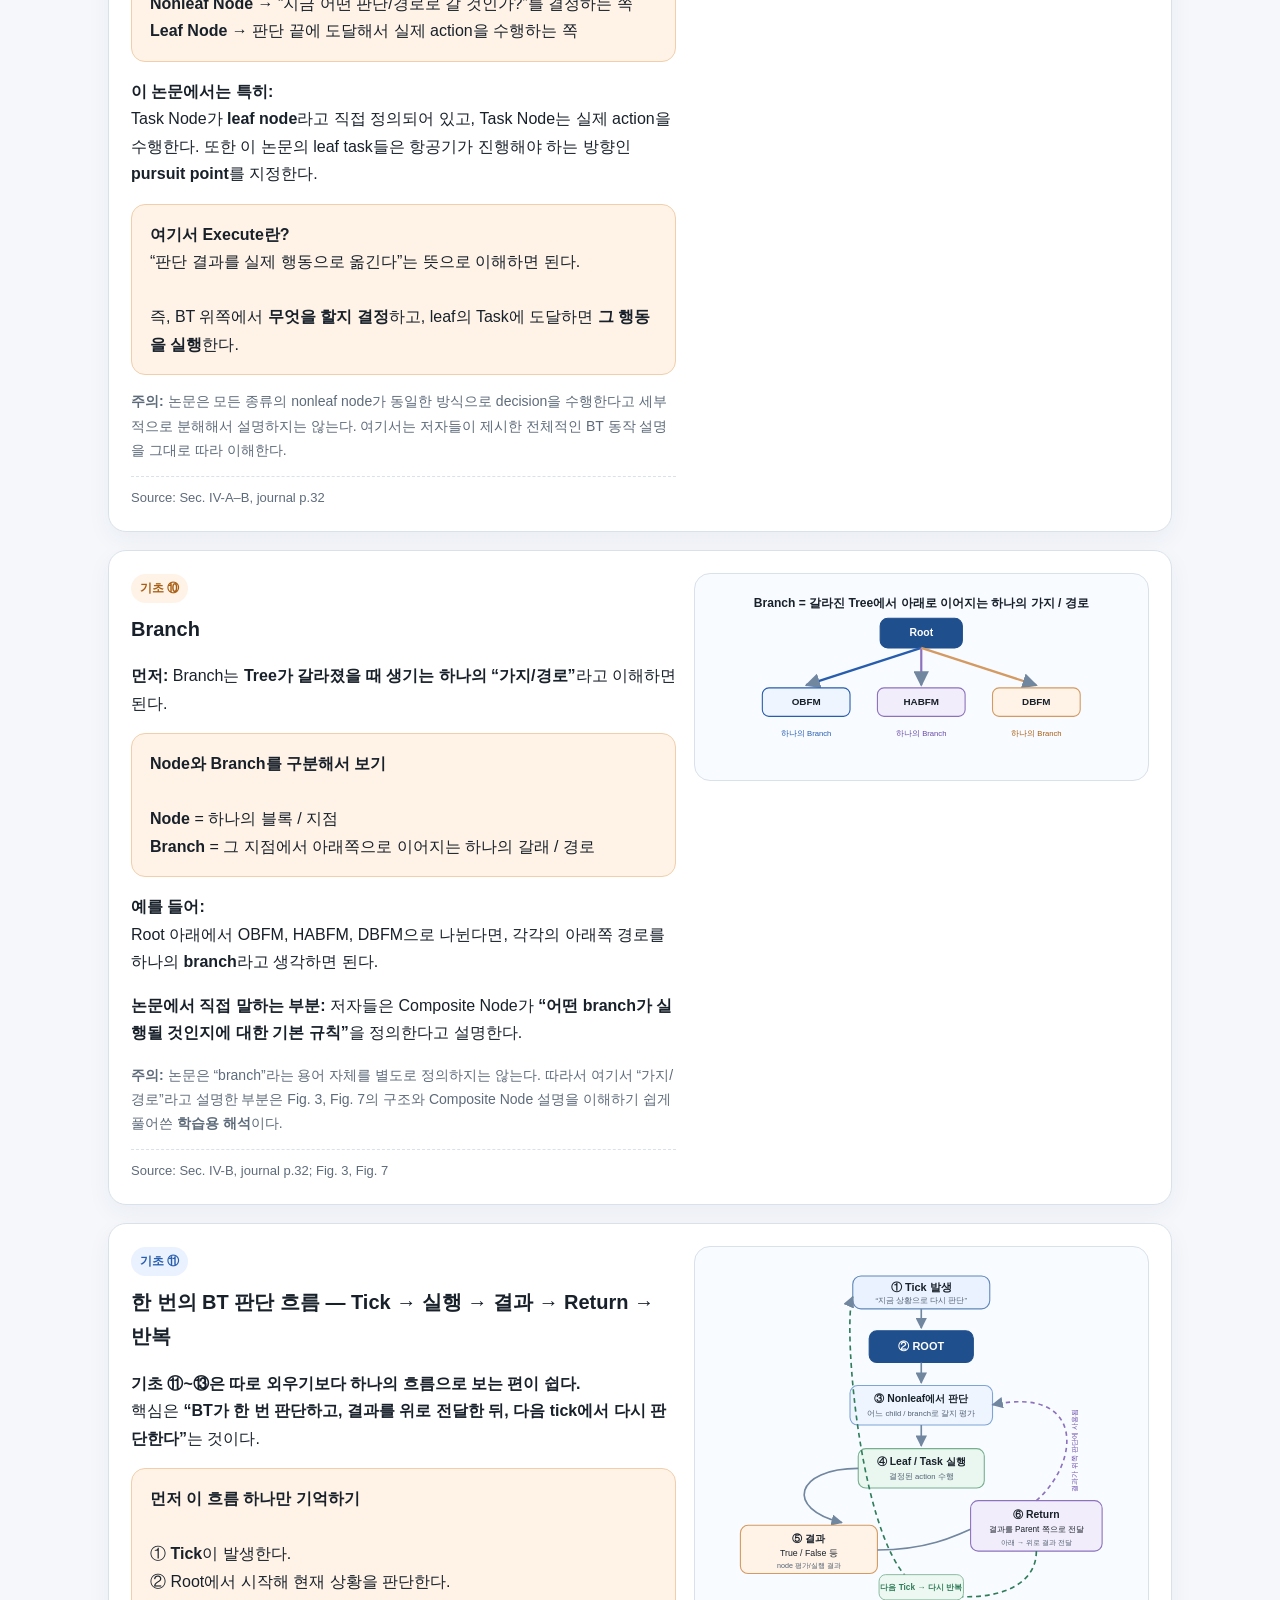
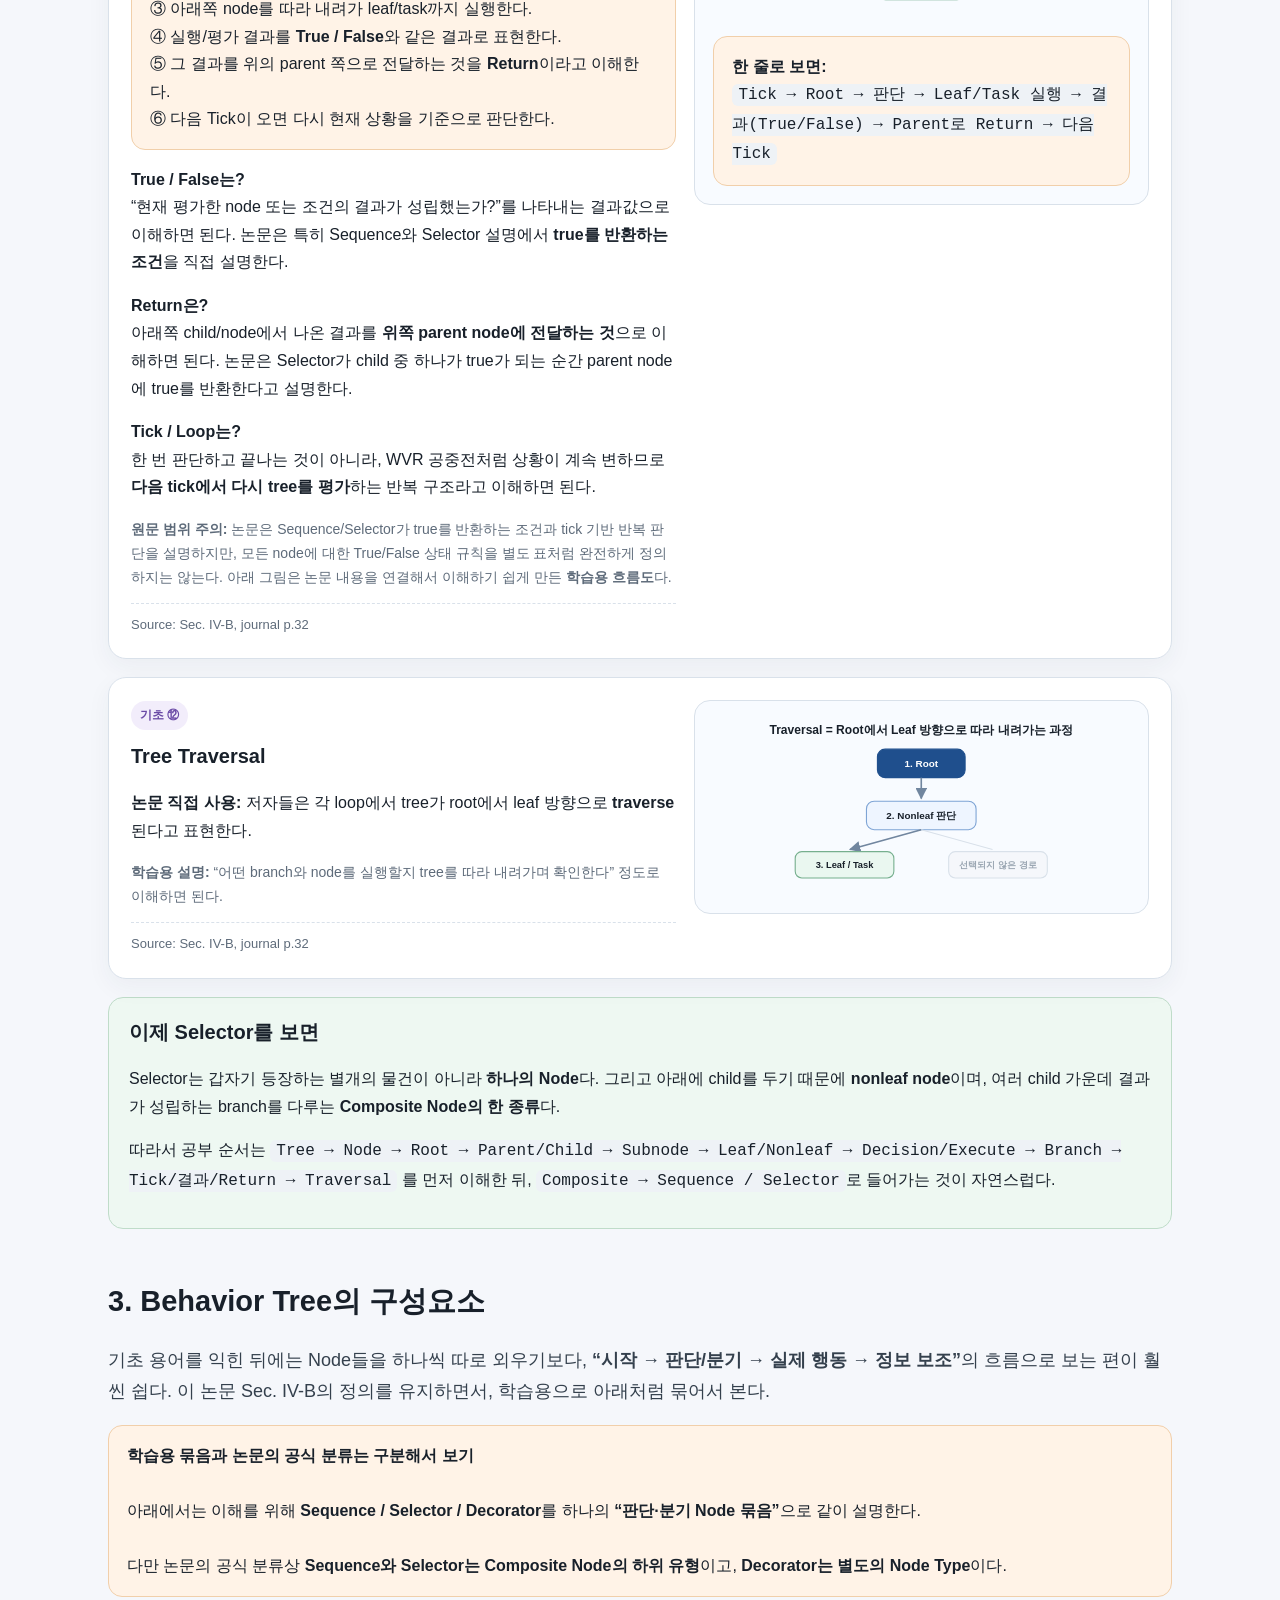
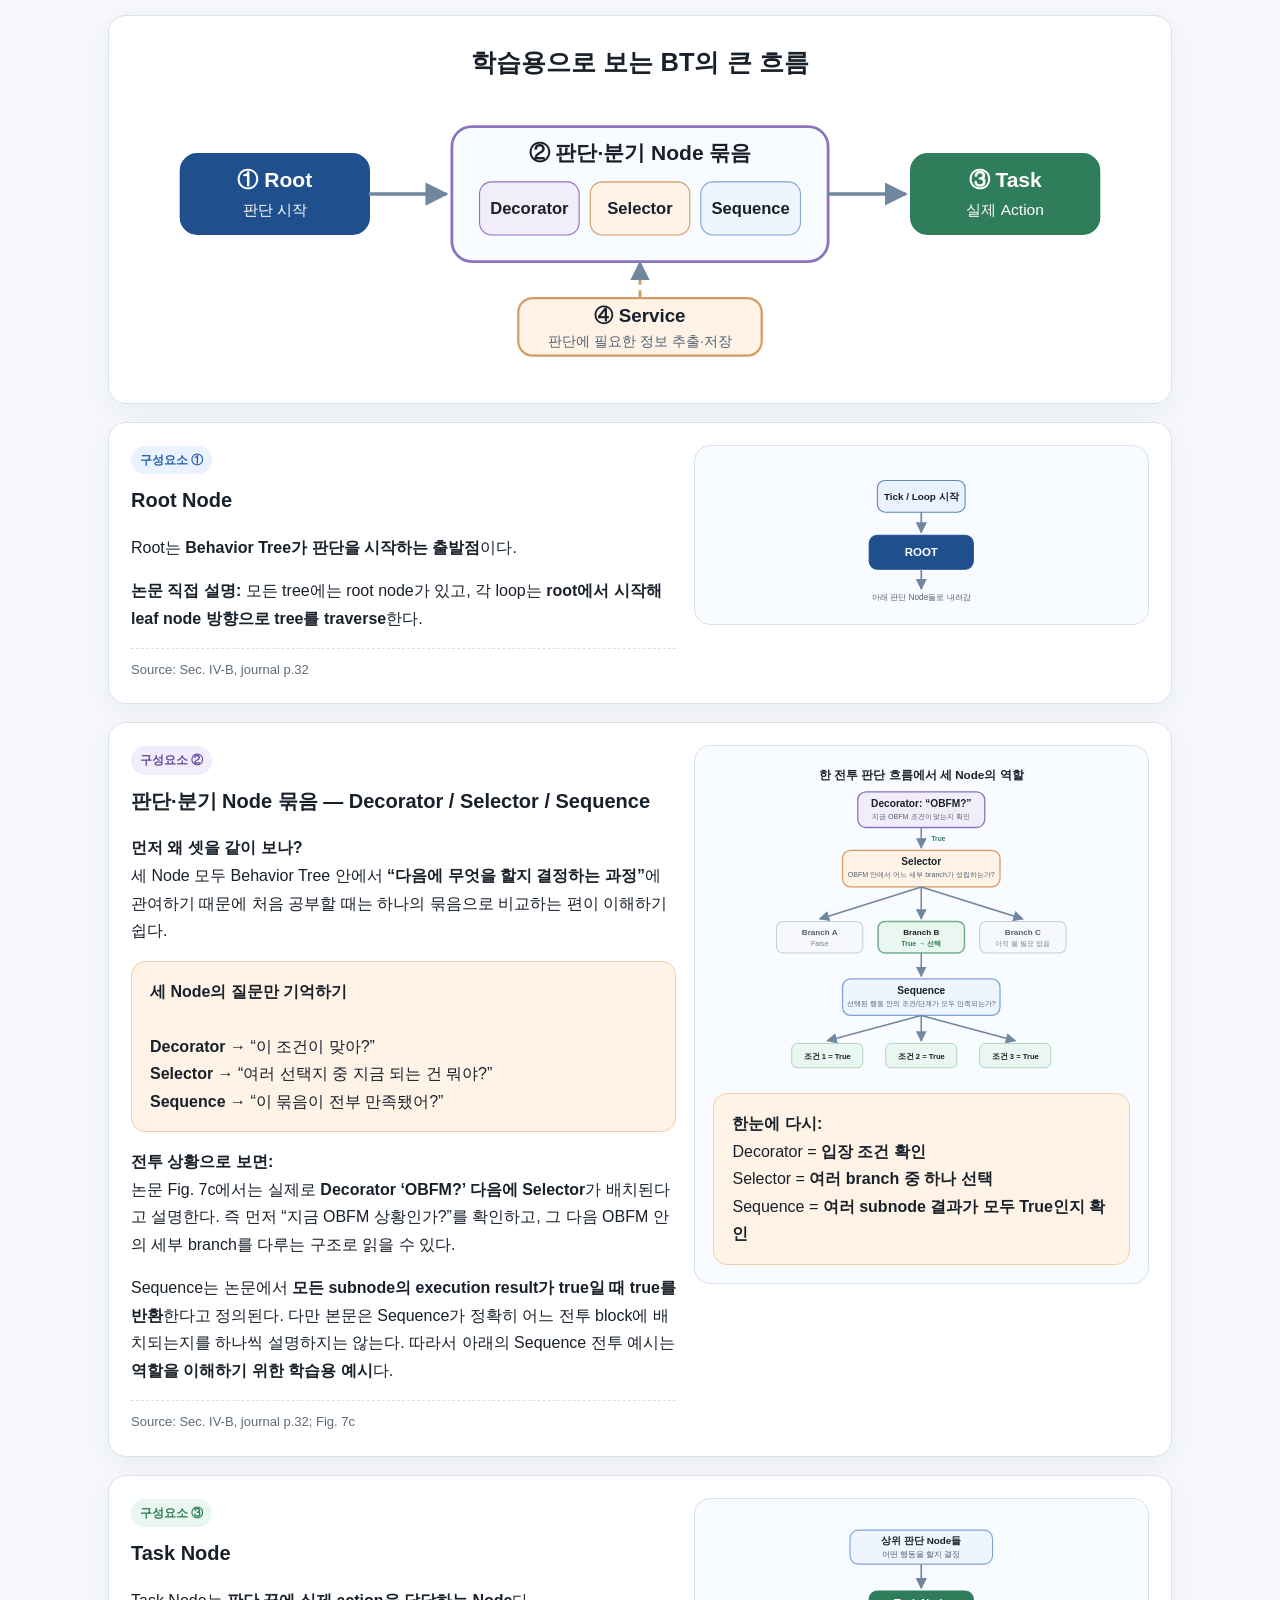
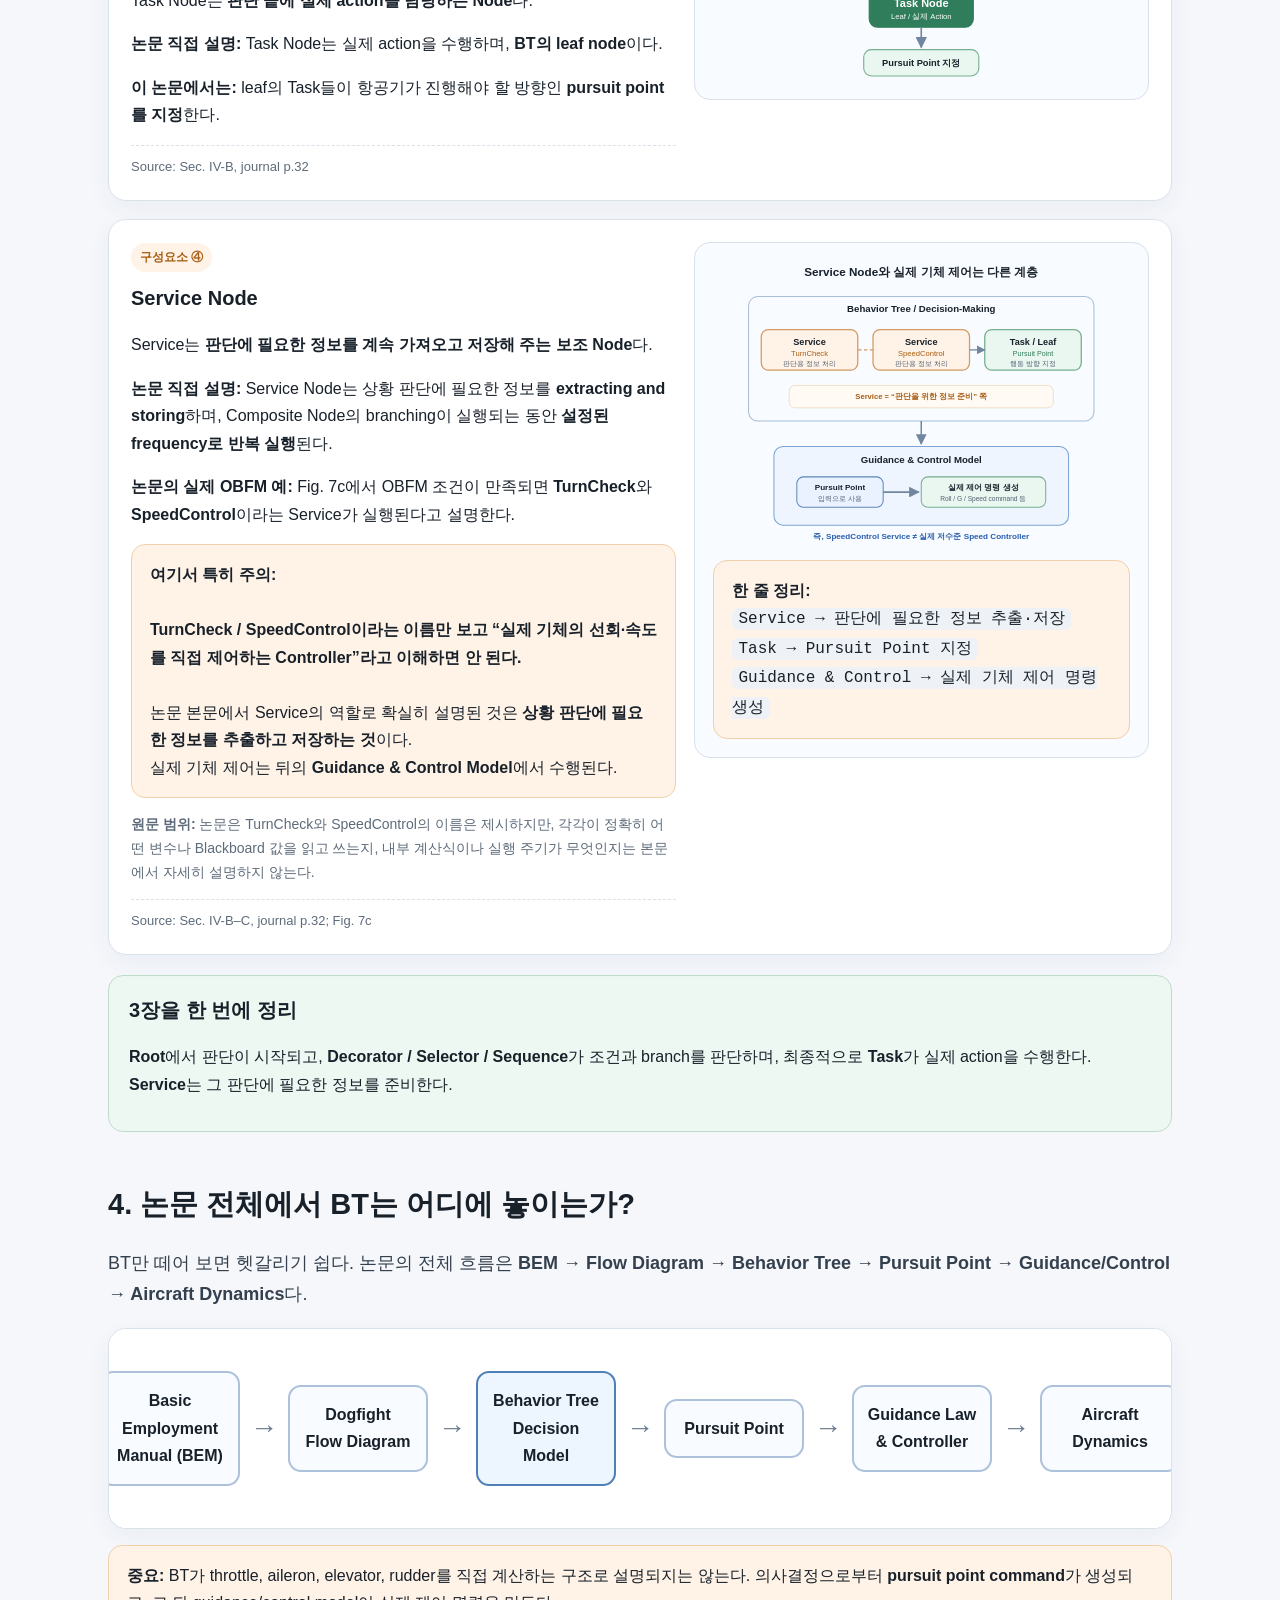
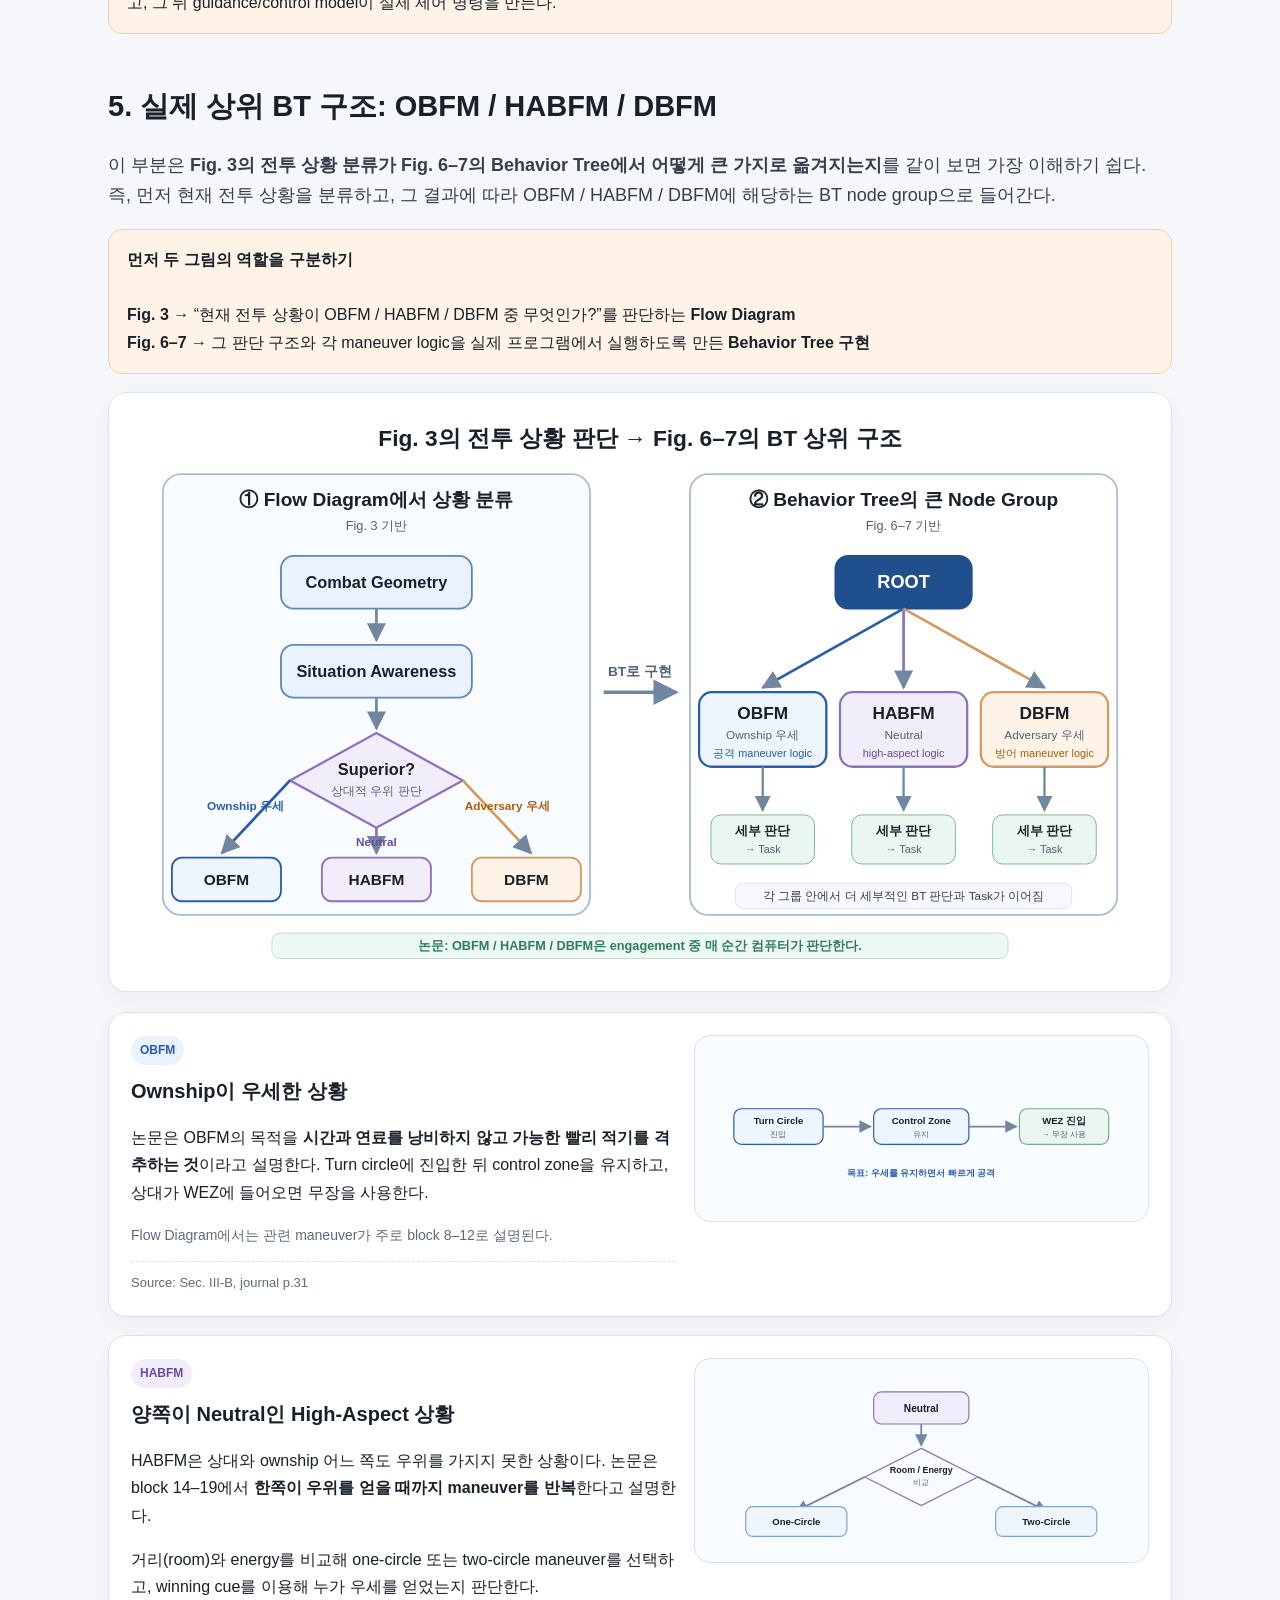
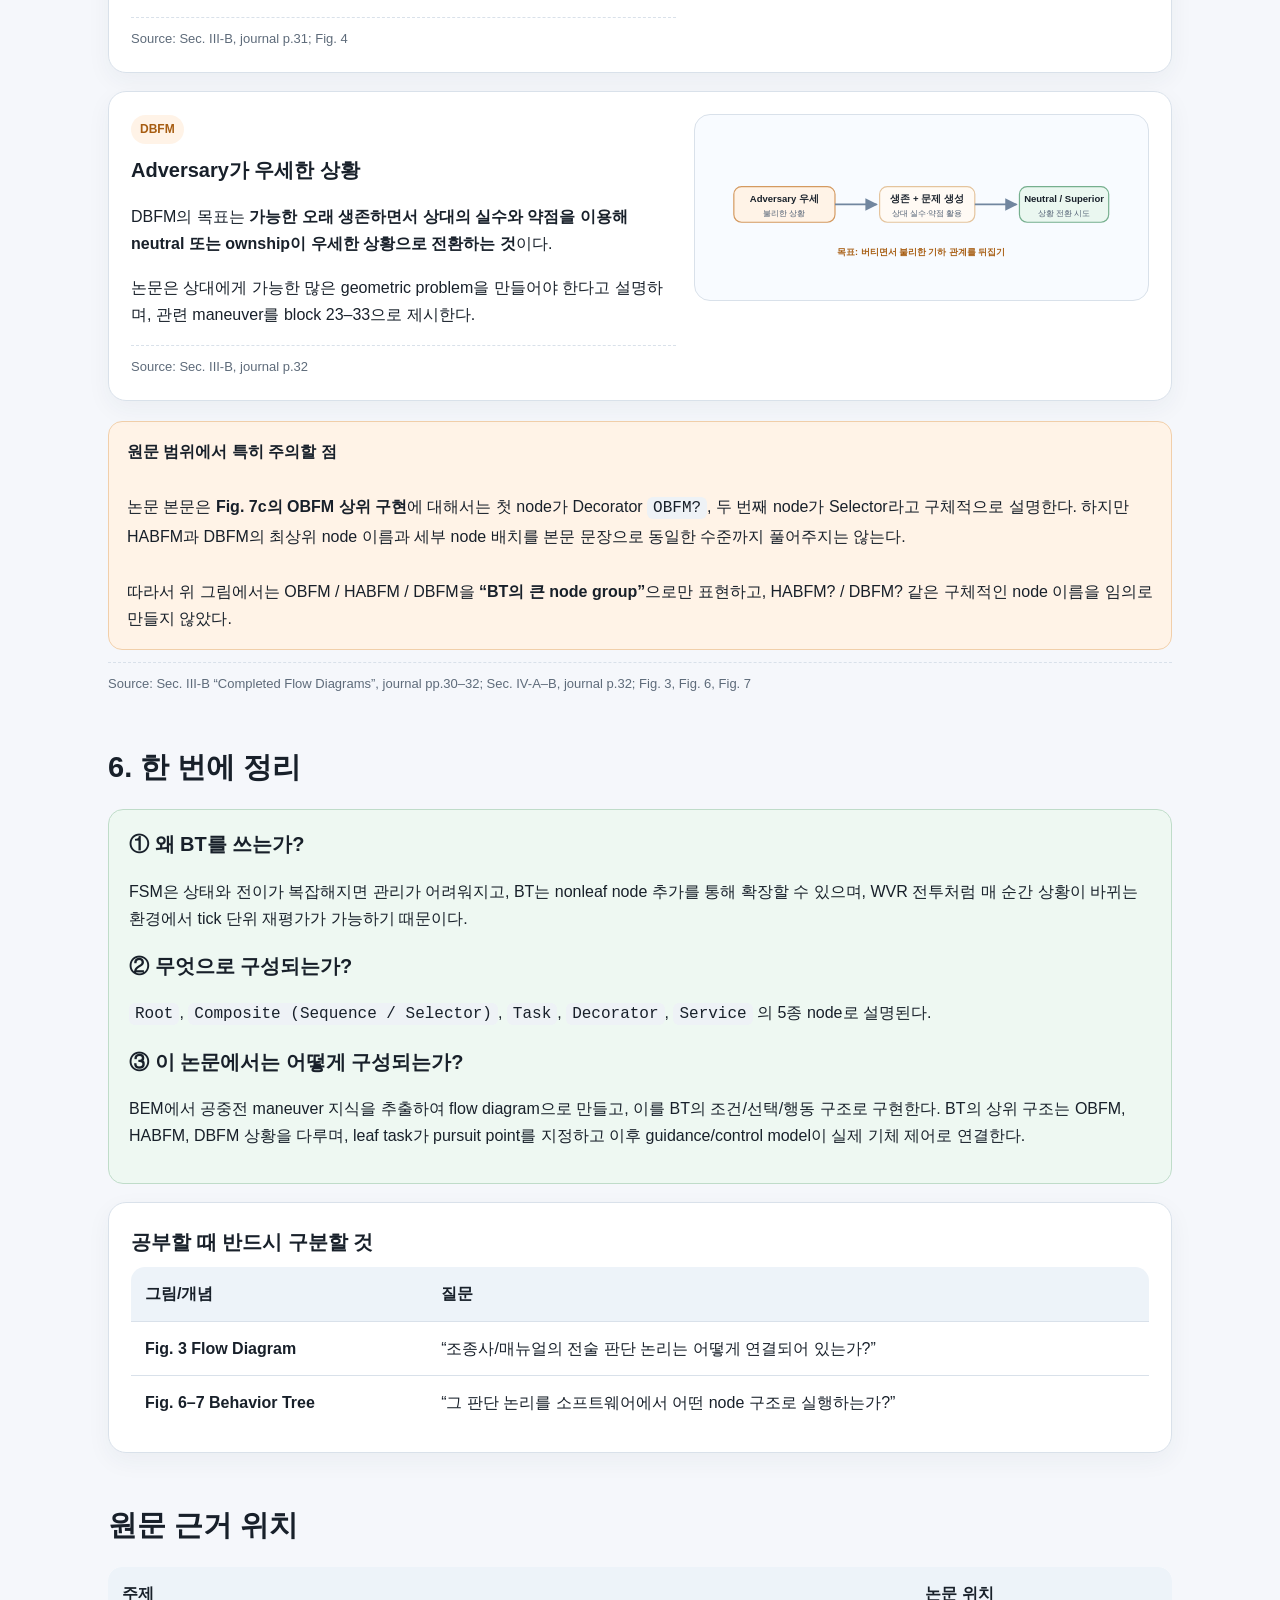
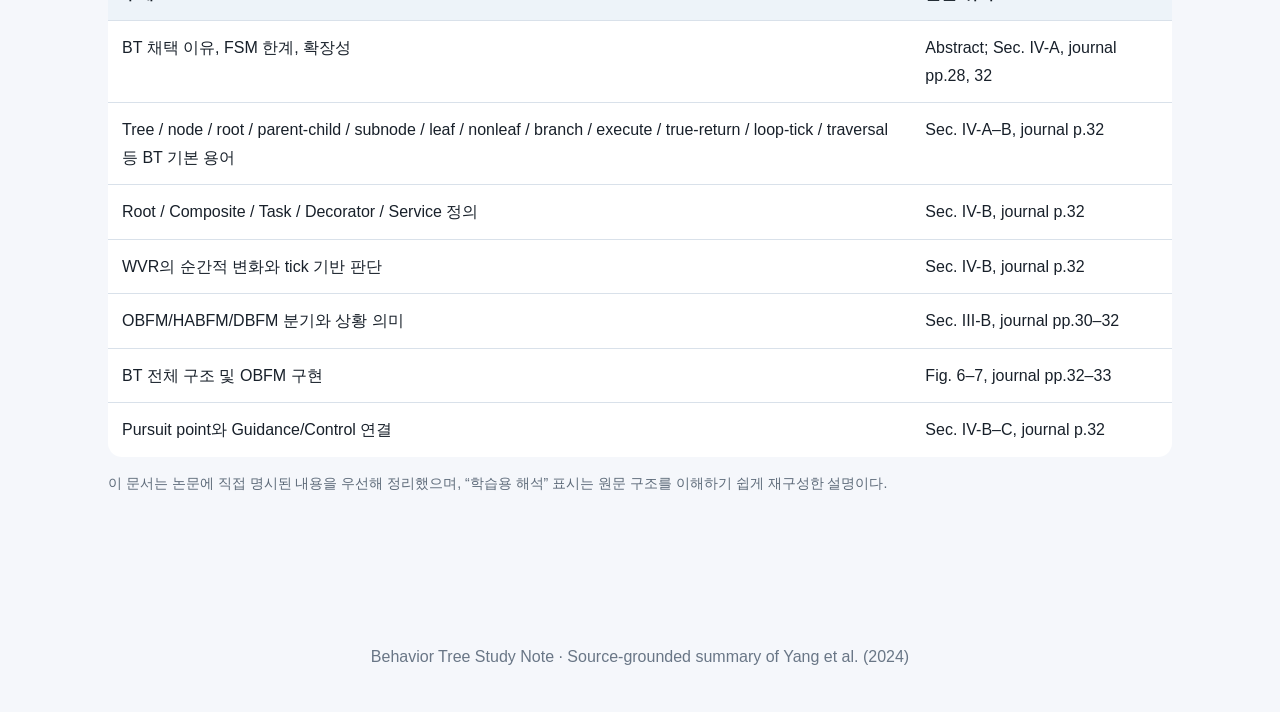
<file: guidelines/ko/behavior_tree_study_notes.html>
<!DOCTYPE html>

<html lang="ko">
<head>
<meta charset="utf-8"/>
<meta content="width=device-width, initial-scale=1.0" name="viewport"/>
<title>Behavior Tree 학습 노트 | Manual-Based Automated Maneuvering Decisions for Air-to-Air Combat</title>
<style>
  :root{
    --bg:#f5f7fb;
    --card:#ffffff;
    --text:#18202a;
    --muted:#5e6b7a;
    --line:#d9e1ea;
    --accent:#275dad;
    --accent-soft:#eaf2ff;
    --green:#2f7d5a;
    --green-soft:#eaf7f0;
    --orange:#a75d12;
    --orange-soft:#fff3e7;
    --purple:#6949a5;
    --purple-soft:#f2edfb;
    --danger:#a33b3b;
  }
  *{box-sizing:border-box}
  html{scroll-behavior:smooth}
  body{
    margin:0;
    font-family:-apple-system,BlinkMacSystemFont,"Segoe UI","Noto Sans KR","Apple SD Gothic Neo",Arial,sans-serif;
    background:var(--bg);
    color:var(--text);
    line-height:1.72;
  }
  header{
    background:linear-gradient(135deg,#173b72,#2b69ba);
    color:#fff;
    padding:58px 20px 48px;
  }
  .wrap{max-width:1100px;margin:0 auto}
  header h1{margin:0 0 10px;font-size:clamp(30px,5vw,48px);line-height:1.18}
  header p{margin:8px 0;color:#e6eefb;font-size:17px}
  .paper{
    margin-top:20px;padding:14px 16px;border:1px solid rgba(255,255,255,.22);
    border-radius:14px;background:rgba(255,255,255,.08);font-size:14px
  }
  nav{
    position:sticky;top:0;z-index:20;background:rgba(255,255,255,.96);
    backdrop-filter:blur(8px);border-bottom:1px solid var(--line)
  }
  nav .wrap{display:flex;gap:18px;overflow:auto;padding:12px 18px}
  nav a{color:#314153;text-decoration:none;font-weight:700;white-space:nowrap;font-size:14px}
  main{padding:34px 18px 70px}
  section{margin:0 0 48px}
  h2{font-size:29px;margin:0 0 16px}
  h3{font-size:20px;margin:0 0 8px}
  .lead{font-size:18px;color:#34404d}
  .grid{display:grid;grid-template-columns:repeat(3,1fr);gap:16px}
  .grid2{display:grid;grid-template-columns:repeat(2,1fr);gap:16px}
  .card{
    background:var(--card);border:1px solid var(--line);border-radius:18px;
    padding:22px;box-shadow:0 8px 24px rgba(38,55,78,.05)
  }
  .tag{
    display:inline-block;padding:4px 9px;border-radius:999px;font-size:12px;
    font-weight:800;margin-bottom:9px
  }
  .blue{background:var(--accent-soft);color:var(--accent)}
  .green{background:var(--green-soft);color:var(--green)}
  .orange{background:var(--orange-soft);color:var(--orange)}
  .purple{background:var(--purple-soft);color:var(--purple)}
  .source{
    margin-top:12px;padding-top:10px;border-top:1px dashed var(--line);
    color:var(--muted);font-size:13px
  }
  .quote-note{
    background:#fff;border-left:5px solid var(--accent);padding:17px 19px;border-radius:12px;
    box-shadow:0 5px 18px rgba(38,55,78,.05)
  }
  .interpret{
    background:var(--orange-soft);border:1px solid #f1cfaa;padding:16px 18px;border-radius:14px
  }
  .diagram{
    background:#fff;border:1px solid var(--line);border-radius:18px;padding:22px;
    overflow:auto;box-shadow:0 8px 24px rgba(38,55,78,.05)
  }
  .flow{min-width:850px;display:flex;align-items:center;justify-content:center;gap:10px;padding:20px 6px}
  .box{
    min-width:140px;text-align:center;padding:14px 12px;border:2px solid #adc1db;
    background:#f8fbff;border-radius:13px;font-weight:800
  }
  .arrow{font-size:28px;color:#6c7d90}
  .bt-wrap{display:flex;flex-direction:column;align-items:center;min-width:760px;padding:14px}
  .node{
    border:2px solid #8fa8c5;background:#f9fbff;border-radius:12px;padding:10px 16px;
    text-align:center;font-weight:800;min-width:140px
  }
  .root{background:#1f4f8d;color:#fff;border-color:#1f4f8d}
  .cond{background:#eef5ff;border-color:#7ea4d5}
  .task{background:#eef9f2;border-color:#76af8e}
  .service{background:#fff5e8;border-color:#d7a16e}
  .children{display:flex;gap:26px;justify-content:center;align-items:flex-start;margin-top:20px}
  .branch{display:flex;flex-direction:column;align-items:center;gap:10px}
  .vline{width:2px;height:22px;background:#a7b4c4}
  table{width:100%;border-collapse:collapse;background:#fff;border-radius:14px;overflow:hidden}
  th,td{border-bottom:1px solid var(--line);padding:13px 14px;vertical-align:top;text-align:left}
  th{background:#edf3f9}
  tr:last-child td{border-bottom:none}
  code{
    background:#eef2f6;padding:2px 6px;border-radius:6px;font-family:ui-monospace,SFMono-Regular,Consolas,monospace
  }
  .check{
    background:#eef8f2;border:1px solid #bfdcc9;border-radius:15px;padding:17px 20px
  }
  .small{font-size:14px;color:var(--muted)}
  .mini-diagram{
    margin:14px 0 10px;
    background:#f8fbff;
    border:1px solid var(--line);
    border-radius:14px;
    padding:14px;
  }
  .mini-center{display:flex;flex-direction:column;align-items:center;gap:8px}
  .mini-row{display:flex;justify-content:center;align-items:center;gap:14px;flex-wrap:wrap}
  .mini-box{
    min-width:92px;
    padding:8px 12px;
    border:2px solid #a8bdd6;
    border-radius:12px;
    background:#fff;
    text-align:center;
    font-weight:800;
  }
  .mini-box.rootbox{background:#1f4f8d;color:#fff;border-color:#1f4f8d}
  .mini-box.parentbox{background:#eef5ff}
  .mini-box.childbox{background:#f8fbff}
  .mini-box.subbox{background:#fff7eb;border-color:#d4a36b}
  .mini-label{
    font-size:13px;
    color:var(--muted);
    text-align:center;
    margin-top:8px;
  }
  .mini-arrow{
    text-align:center;
    color:#7d8fa3;
    font-weight:800;
    line-height:1.1;
  }
  .basics-stack{
    display:flex;
    flex-direction:column;
    gap:18px;
    margin-top:18px;
  }
  .basic-item{
    display:grid;
    grid-template-columns: 1.2fr 1fr;
    gap:18px;
    align-items:start;
    background:var(--card);
    border:1px solid var(--line);
    border-radius:18px;
    padding:22px;
    box-shadow:0 8px 24px rgba(38,55,78,.05);
  }
  .basic-item .meta h3{margin-top:0}
  .big-diagram{
    background:#f8fbff;
    border:1px solid var(--line);
    border-radius:16px;
    padding:18px;
    min-height:180px;
    display:flex;
    align-items:center;
    justify-content:center;
  }
  .big-diagram pre{
    margin:0;
    background:transparent;
    border:none;
    padding:0;
    white-space:pre;
    overflow:auto;
    line-height:1.45;
    font-size:15px;
  }
  .plain-list{
    margin:8px 0 0 0;
    padding-left:20px;
  }
  .plain-list li{margin:3px 0}
  @media (max-width:900px){
    .basic-item{
      grid-template-columns:1fr;
    }
  }
.mini-pre{
    background:#f6f8fb;
    border-radius:12px;
    padding:14px;
    overflow:auto;
    line-height:1.45;
    white-space:pre;
    font-size:14px;
    border:1px solid var(--line);
  }

  footer{padding:30px 18px 50px;color:#697686;text-align:center}
  @media (max-width:850px){
    .grid,.grid2{grid-template-columns:1fr}
    h2{font-size:25px}
  }
</style>
<link rel="stylesheet" href="../document-nav.css">
</head>
<body>
<nav class="documentation-toolbar" aria-label="문서 탐색"><a href="./">한국어 문서 목록</a><a href="../en/behavior_tree_study_notes.html" lang="en">English</a></nav>
<header>
<div class="wrap">
<h1>Behavior Tree 학습 노트</h1>
<p>이 논문에서 BT를 <strong>왜 쓰는지</strong>, <strong>무엇으로 구성되는지</strong>, <strong>실제로 어떻게 연결되는지</strong>를 원문 기준으로 정리</p>
<div class="paper">
<strong>대상 논문</strong><br/>
      Yang et al., “Manual-Based Automated Maneuvering Decisions for Air-to-Air Combat,”
      <em>Journal of Aerospace Information Systems</em>, Vol. 21, No. 1, 2024.<br/>
      DOI: 10.2514/1.I011234
    </div>
</div>
</header>
<nav>
<div class="wrap">
<a href="#why">1. 왜 BT인가?</a>
<a href="#basics">2. 먼저 알아야 할 기본 용어</a>
<a href="#parts">3. BT 구성요소</a>
<a href="#structure">4. 전체 구조</a>
<a href="#branches">5. OBFM/HABFM/DBFM</a>
<a href="#summary">6. 한 번에 정리</a>
<a href="#sources">원문 위치</a>
</div>
</nav>
<main class="wrap">
<section id="why">
<h2>1. 이 논문은 왜 Behavior Tree를 사용하는가?</h2>
<p class="lead">
    논문에서 BT는 <strong>의사결정 모델(decision-making model)</strong>을 구현하기 위해 사용된다.
    저자들이 직접 제시한 핵심 이유는 FSM의 관리 한계, BT의 확장성, 그리고 WVR 공중전에서 필요한 반복적·즉각적 상황판단이다.
  </p>
<div class="grid">
<div class="card">
<span class="tag blue">원문 근거 ①</span>
<h3>FSM은 복잡해지면 관리가 어려움</h3>
<p>
        논문은 FSM이 구현하기 쉬운 방식이지만, <strong>상태 수가 증가하거나 상태 전이가 복잡해질수록 관리하기 어려워진다</strong>고 설명한다.
      </p>
<div class="source">Source: Sec. IV-A “System Structure”, journal p.32</div>
</div>
<div class="card">
<span class="tag green">원문 근거 ②</span>
<h3>BT는 확장성이 높음</h3>
<p>
        BT는 의사결정을 트리 형태로 정의하며, 더 정교하고 복잡한 의사결정이 필요할 때
        <strong>nonleaf node를 추가할 수 있어 highly scalable</strong>하다고 논문에서 명시한다.
      </p>
<div class="source">Source: Abstract; Sec. IV-A, journal pp.28, 32</div>
</div>
<div class="card">
<span class="tag purple">원문 근거 ③</span>
<h3>매 순간 다시 판단하기에 적합</h3>
<p>
        WVR 공중전에서는 상황이 매 순간 크게 변하고 즉각적인 판단이 필요하다.
        논문은 <strong>tick event가 발생할 때마다 BT가 반복 평가</strong>되므로 순간적인 상황판단에 이점이 있다고 설명한다.
      </p>
<div class="source">Source: Sec. IV-B “Decision Model Using Behavior Tree”, journal p.32</div>
</div>
</div>
<div class="quote-note" style="margin-top:18px">
<strong>논문에서의 역할을 한 문장으로:</strong><br/>
    BT는 BEM에서 추출해 만든 공중전 flow diagram을 실제 시뮬레이션에서 실행 가능한
    <strong>decision-making AI model</strong>로 구현하는 수단이다.
  </div>
<div class="interpret" style="margin-top:16px">
<strong>학습용 해석</strong><br/>
    이 논문에서 BT의 장점은 “BT 자체가 전술을 새로 학습한다”는 데 있지 않다.
    오히려 <strong>이미 BEM과 flow diagram에 명시된 조종사의 판단 논리를 관리하기 쉽고,
    반복 평가 가능한 프로그램 구조로 옮긴다</strong>는 데 있다.
  </div>
</section>
<section id="basics">
<h2>2. Behavior Tree를 보기 전에 먼저 알아야 할 기본 용어</h2>
<p class="lead">
    Sequence나 Selector부터 외우기 전에, 먼저 <strong>Tree 구조에서 노드들이 어떤 관계를 가지는지</strong>를 잡아두는 편이 훨씬 쉽다.
    아래는 기초 용어를 <strong>위에서 아래로 한 개씩</strong> 읽을 수 있도록 다시 배치한 버전이다.
  </p>
<div class="interpret">
<strong>표기 원칙</strong><br/>
    아래에서 <strong>“논문 직접 설명”</strong>은 저자들이 본문에서 직접 정의하거나 사용한 내용이고,
    <strong>“학습용 설명”</strong>은 처음 보는 사람이 이해하기 쉽게 풀어쓴 설명이다.
    논문이 세부 규칙까지 정의하지 않은 부분은 일반 규칙처럼 과하게 단정하지 않는다.
  </div>
<div class="basics-stack">
<div class="basic-item">
<div class="meta">
<span class="tag blue">기초 ①</span>
<h3>Tree</h3>
<p><strong>학습용 설명:</strong> Behavior Tree에서 <strong>Tree</strong>는 여러 node가 위아래로 연결된 전체 구조를 뜻한다.</p>
<ul class="plain-list">
<li>맨 위에는 시작점인 Root가 있다.</li>
<li>중간에는 판단을 담당하는 node들이 있다.</li>
<li>맨 아래에는 최종 행동을 담당하는 leaf가 있다.</li>
</ul>
<div class="source">Source: Sec. IV-B에서 tree, root, leaf, node 관계 설명을 종합해 재구성</div>
</div>
<div class="big-diagram" style="display:block;min-height:auto">
<svg aria-label="Tree 구조 설명" role="img" style="width:100%;height:auto;display:block" viewbox="0 0 760 320">
<defs>
<marker id="a1" markerheight="7" markerwidth="7" orient="auto-start-reverse" refx="9" refy="5" viewbox="0 0 10 10">
<path d="M 0 0 L 10 5 L 0 10 z" fill="#71869f"></path>
</marker>
</defs>
<text fill="#18202a" font-size="22" font-weight="700" text-anchor="middle" x="380" y="28">Tree = 여러 node가 위에서 아래로 연결된 전체 구조</text>
<rect fill="#1f4f8d" height="52" rx="14" stroke="#1f4f8d" stroke-width="2" width="160" x="300" y="50"></rect>
<text fill="white" font-size="18" font-weight="700" text-anchor="middle" x="380" y="82">Root</text>
<line marker-end="url(#a1)" stroke="#71869f" stroke-width="3" x1="380" x2="260" y1="102" y2="155"></line>
<line marker-end="url(#a1)" stroke="#71869f" stroke-width="3" x1="380" x2="500" y1="102" y2="155"></line>
<rect fill="#eef5ff" height="56" rx="14" stroke="#7ea4d5" stroke-width="2" width="180" x="150" y="158"></rect>
<text fill="#18202a" font-size="18" font-weight="700" text-anchor="middle" x="240" y="192">Nonleaf Node</text>
<rect fill="#eef5ff" height="56" rx="14" stroke="#7ea4d5" stroke-width="2" width="180" x="430" y="158"></rect>
<text fill="#18202a" font-size="18" font-weight="700" text-anchor="middle" x="520" y="192">Nonleaf Node</text>
<line marker-end="url(#a1)" stroke="#71869f" stroke-width="3" x1="240" x2="240" y1="214" y2="248"></line>
<line marker-end="url(#a1)" stroke="#71869f" stroke-width="3" x1="520" x2="450" y1="214" y2="248"></line>
<line marker-end="url(#a1)" stroke="#71869f" stroke-width="3" x1="520" x2="590" y1="214" y2="248"></line>
<rect fill="#eaf7f0" height="48" rx="12" stroke="#76af8e" stroke-width="2" width="160" x="160" y="250"></rect>
<text fill="#18202a" font-size="17" font-weight="700" text-anchor="middle" x="240" y="280">Leaf</text>
<rect fill="#eaf7f0" height="48" rx="12" stroke="#76af8e" stroke-width="2" width="160" x="370" y="250"></rect>
<text fill="#18202a" font-size="17" font-weight="700" text-anchor="middle" x="450" y="280">Leaf</text>
<rect fill="#eaf7f0" height="48" rx="12" stroke="#76af8e" stroke-width="2" width="160" x="510" y="250"></rect>
<text fill="#18202a" font-size="17" font-weight="700" text-anchor="middle" x="590" y="280">Leaf</text>
</svg>
</div>
</div>
<div class="basic-item">
<div class="meta">
<span class="tag blue">기초 ②</span>
<h3>Node</h3>
<p><strong>학습용 설명:</strong> Tree를 구성하는 하나의 블록이다. 어떤 node는 판단을 담당하고, 어떤 node는 실제 action을 담당한다.</p>
<p class="small">이 논문은 BT를 Root, Composite, Task, Decorator, Service 같은 여러 종류의 node로 나누어 설명한다.</p>
<div class="source">Source: Sec. IV-B, journal p.32</div>
</div>
<div class="big-diagram" style="display:block;min-height:auto">
<svg aria-label="Node 설명" role="img" style="width:100%;height:auto;display:block" viewbox="0 0 760 240">
<text fill="#18202a" font-size="22" font-weight="700" text-anchor="middle" x="380" y="34">상자 하나하나가 모두 Node</text>
<rect fill="#eef5ff" height="54" rx="14" stroke="#7ea4d5" stroke-width="2" width="140" x="60" y="80"></rect>
<text fill="#18202a" font-size="18" font-weight="700" text-anchor="middle" x="130" y="113">OBFM?</text>
<rect fill="#f2edfb" height="54" rx="14" stroke="#8c72bd" stroke-width="2" width="140" x="230" y="80"></rect>
<text fill="#18202a" font-size="18" font-weight="700" text-anchor="middle" x="300" y="113">Selector</text>
<rect fill="#fff3e7" height="54" rx="14" stroke="#d49a61" stroke-width="2" width="140" x="400" y="80"></rect>
<text fill="#18202a" font-size="18" font-weight="700" text-anchor="middle" x="470" y="113">Service</text>
<rect fill="#eaf7f0" height="54" rx="14" stroke="#76af8e" stroke-width="2" width="130" x="570" y="80"></rect>
<text fill="#18202a" font-size="18" font-weight="700" text-anchor="middle" x="635" y="113">Task</text>
<text fill="#526174" font-size="14" text-anchor="middle" x="130" y="162">조건 판단 node</text>
<text fill="#526174" font-size="14" text-anchor="middle" x="300" y="162">선택 판단 node</text>
<text fill="#526174" font-size="14" text-anchor="middle" x="470" y="162">정보 업데이트 node</text>
<text fill="#526174" font-size="14" text-anchor="middle" x="635" y="162">실제 action node</text>
</svg>
</div>
</div>
<div class="basic-item">
<div class="meta">
<span class="tag blue">기초 ③</span>
<h3>Root Node</h3>
<p><strong>논문 직접 설명:</strong> Tree의 시작을 나타내는 node다. 모든 tree는 root node를 가지며, 각 loop는 root에서 시작해 leaf 방향으로 tree를 traverse한다.</p>
<p class="small"><strong>학습용 설명:</strong> “BT 판단의 출발점”이라고 기억하면 된다.</p>
<div class="source">Source: Sec. IV-B, journal p.32</div>
</div>
<div class="big-diagram" style="display:block;min-height:auto">
<svg aria-label="Root node 설명" role="img" style="width:100%;height:auto;display:block" viewbox="0 0 760 260">
<defs><marker id="a3" markerheight="7" markerwidth="7" orient="auto-start-reverse" refx="9" refy="5" viewbox="0 0 10 10"><path d="M 0 0 L 10 5 L 0 10 z" fill="#71869f"></path></marker></defs>
<text fill="#18202a" font-size="22" font-weight="700" text-anchor="middle" x="380" y="34">Root Node = BT 판단의 출발점</text>
<rect fill="#1f4f8d" height="58" rx="14" stroke="#1f4f8d" stroke-width="2" width="180" x="290" y="60"></rect>
<text fill="white" font-size="20" font-weight="700" text-anchor="middle" x="380" y="96">ROOT</text>
<line marker-end="url(#a3)" stroke="#71869f" stroke-width="3" x1="380" x2="250" y1="118" y2="175"></line>
<line marker-end="url(#a3)" stroke="#71869f" stroke-width="3" x1="380" x2="510" y1="118" y2="175"></line>
<rect fill="#eef5ff" height="50" rx="12" stroke="#7ea4d5" stroke-width="2" width="190" x="155" y="178"></rect>
<text fill="#18202a" font-size="17" font-weight="700" text-anchor="middle" x="250" y="209">Branch A로 시작</text>
<rect fill="#eef5ff" height="50" rx="12" stroke="#7ea4d5" stroke-width="2" width="190" x="415" y="178"></rect>
<text fill="#18202a" font-size="17" font-weight="700" text-anchor="middle" x="510" y="209">Branch B로 시작</text>
</svg>
</div>
</div>
<div class="basic-item">
<div class="meta">
<span class="tag purple">기초 ④</span>
<h3>Parent Node</h3>
<p><strong>학습용 설명:</strong> 어떤 node 바로 아래에 다른 node들을 거느리고 있는, 바로 위쪽의 node를 parent라고 부른다.</p>
<p class="small">논문은 Selector 설명에서 “parent node”라는 표현을 사용한다.</p>
<div class="source">Source: Sec. IV-B, journal p.32</div>
</div>
<div class="big-diagram" style="display:block;min-height:auto">
<svg aria-label="Parent node 설명" role="img" style="width:100%;height:auto;display:block" viewbox="0 0 760 250">
<defs><marker id="a4" markerheight="7" markerwidth="7" orient="auto-start-reverse" refx="9" refy="5" viewbox="0 0 10 10"><path d="M 0 0 L 10 5 L 0 10 z" fill="#71869f"></path></marker></defs>
<text fill="#18202a" font-size="22" font-weight="700" text-anchor="middle" x="380" y="32">Parent Node = 바로 아래 Child들을 거느리는 위쪽 Node</text>
<rect fill="#1f4f8d" height="56" rx="14" stroke="#1f4f8d" stroke-width="2" width="150" x="305" y="55"></rect>
<text fill="white" font-size="19" font-weight="700" text-anchor="middle" x="380" y="89">A (Parent)</text>
<line marker-end="url(#a4)" stroke="#71869f" stroke-width="3" x1="380" x2="250" y1="111" y2="165"></line>
<line marker-end="url(#a4)" stroke="#71869f" stroke-width="3" x1="380" x2="510" y1="111" y2="165"></line>
<rect fill="#f8fbff" height="52" rx="12" stroke="#a8bdd6" stroke-width="2" width="160" x="170" y="168"></rect>
<text fill="#18202a" font-size="18" font-weight="700" text-anchor="middle" x="250" y="200">B</text>
<rect fill="#f8fbff" height="52" rx="12" stroke="#a8bdd6" stroke-width="2" width="160" x="430" y="168"></rect>
<text fill="#18202a" font-size="18" font-weight="700" text-anchor="middle" x="510" y="200">C</text>
</svg>
</div>
</div>
<div class="basic-item">
<div class="meta">
<span class="tag purple">기초 ⑤</span>
<h3>Child Node</h3>
<p><strong>학습용 설명:</strong> 어떤 node 바로 아래에 연결된 하위 node를 child라고 생각하면 된다.</p>
<p class="small">논문은 Selector 설명에서 “child nodes”라는 표현을 직접 사용한다.</p>
<div class="source">Source: Sec. IV-B, journal p.32</div>
</div>
<div class="big-diagram" style="display:block;min-height:auto">
<svg aria-label="Child node 설명" role="img" style="width:100%;height:auto;display:block" viewbox="0 0 760 250">
<defs><marker id="a5" markerheight="7" markerwidth="7" orient="auto-start-reverse" refx="9" refy="5" viewbox="0 0 10 10"><path d="M 0 0 L 10 5 L 0 10 z" fill="#71869f"></path></marker></defs>
<text fill="#18202a" font-size="22" font-weight="700" text-anchor="middle" x="380" y="32">Child Node = 어떤 Node 바로 아래에 연결된 하위 Node</text>
<rect fill="#eef5ff" height="56" rx="14" stroke="#7ea4d5" stroke-width="2" width="150" x="305" y="55"></rect>
<text fill="#18202a" font-size="19" font-weight="700" text-anchor="middle" x="380" y="89">A</text>
<line marker-end="url(#a5)" stroke="#71869f" stroke-width="3" x1="380" x2="250" y1="111" y2="165"></line>
<line marker-end="url(#a5)" stroke="#71869f" stroke-width="3" x1="380" x2="510" y1="111" y2="165"></line>
<rect fill="#1f4f8d" height="52" rx="12" stroke="#1f4f8d" stroke-width="2" width="160" x="170" y="168"></rect>
<text fill="white" font-size="18" font-weight="700" text-anchor="middle" x="250" y="200">B (Child)</text>
<rect fill="#1f4f8d" height="52" rx="12" stroke="#1f4f8d" stroke-width="2" width="160" x="430" y="168"></rect>
<text fill="white" font-size="18" font-weight="700" text-anchor="middle" x="510" y="200">C (Child)</text>
</svg>
</div>
</div>
<div class="basic-item">
<div class="meta">
<span class="tag purple">기초 ⑥</span>
<h3>Subnode</h3>
<p><strong>학습용 설명:</strong> 해당 node 아래에서 평가되는 하위 node를 가리키는 표현으로 이해하면 된다. 예를 들어 Sequence 아래 A, B, C가 연결되어 있다면 A, B, C가 그 Sequence의 subnodes다.</p>
<p class="small">논문은 Sequence를 설명할 때 “multiple subnodes”와 “execution result of all subnodes”라는 표현을 쓴다.</p>
<div class="source">Source: Sec. IV-B, journal p.32</div>
</div>
<div class="big-diagram" style="display:block;min-height:auto">
<svg aria-label="Subnode 설명" role="img" style="width:100%;height:auto;display:block" viewbox="0 0 760 270">
<defs><marker id="a6" markerheight="7" markerwidth="7" orient="auto-start-reverse" refx="9" refy="5" viewbox="0 0 10 10"><path d="M 0 0 L 10 5 L 0 10 z" fill="#71869f"></path></marker></defs>
<text fill="#18202a" font-size="22" font-weight="700" text-anchor="middle" x="380" y="32">Subnode = 어떤 Node 아래에서 평가되는 하위 Node들</text>
<rect fill="#f2edfb" height="56" rx="14" stroke="#8c72bd" stroke-width="2" width="180" x="290" y="55"></rect>
<text fill="#18202a" font-size="19" font-weight="700" text-anchor="middle" x="380" y="89">Sequence</text>
<line marker-end="url(#a6)" stroke="#71869f" stroke-width="3" x1="380" x2="190" y1="111" y2="175"></line>
<line marker-end="url(#a6)" stroke="#71869f" stroke-width="3" x1="380" x2="380" y1="111" y2="175"></line>
<line marker-end="url(#a6)" stroke="#71869f" stroke-width="3" x1="380" x2="570" y1="111" y2="175"></line>
<rect fill="#fff3e7" height="50" rx="12" stroke="#d49a61" stroke-width="2" width="130" x="125" y="178"></rect>
<text fill="#18202a" font-size="17" font-weight="700" text-anchor="middle" x="190" y="209">A</text>
<rect fill="#fff3e7" height="50" rx="12" stroke="#d49a61" stroke-width="2" width="130" x="315" y="178"></rect>
<text fill="#18202a" font-size="17" font-weight="700" text-anchor="middle" x="380" y="209">B</text>
<rect fill="#fff3e7" height="50" rx="12" stroke="#d49a61" stroke-width="2" width="130" x="505" y="178"></rect>
<text fill="#18202a" font-size="17" font-weight="700" text-anchor="middle" x="570" y="209">C</text>
</svg>
</div>
</div>
<div class="basic-item">
<div class="meta">
<span class="tag green">기초 ⑦</span>
<h3>Leaf Node</h3>
<p>
<strong>아래에 Child Node가 없는 마지막 Node</strong>를 Leaf Node라고 이해하면 된다.</p>
<div class="interpret" style="margin:12px 0">
          판단 기준은 하나만 보면 된다.<br/><br/>
<strong>“이 Node 아래에 Child가 있는가?”</strong><br/><br/>
          없다 → <strong>Leaf Node</strong>
</div>
<p><strong>논문 직접 설명:</strong>
        이 논문에서는 <strong>Task Node가 BT의 leaf node</strong>라고 직접 설명한다.</p>
<div class="source">Source: Sec. IV-B, journal p.32</div>
</div>
<div class="big-diagram" style="display:block;min-height:auto">
<svg aria-label="Leaf node 설명" role="img" style="width:100%;height:auto;display:block" viewbox="0 0 760 290">
<defs><marker id="a7" markerheight="7" markerwidth="7" orient="auto-start-reverse" refx="9" refy="5" viewbox="0 0 10 10"><path d="M 0 0 L 10 5 L 0 10 z" fill="#71869f"></path></marker></defs>
<text fill="#18202a" font-size="22" font-weight="700" text-anchor="middle" x="380" y="32">Leaf Node = 아래에 Child가 없는 마지막 Node</text>
<rect fill="#eef5ff" height="56" rx="14" stroke="#7ea4d5" stroke-width="2" width="180" x="290" y="55"></rect>
<text fill="#18202a" font-size="19" font-weight="700" text-anchor="middle" x="380" y="89">Selector</text>
<line marker-end="url(#a7)" stroke="#71869f" stroke-width="3" x1="380" x2="260" y1="111" y2="170"></line>
<line marker-end="url(#a7)" stroke="#71869f" stroke-width="3" x1="380" x2="500" y1="111" y2="170"></line>
<rect fill="#2f7d5a" height="54" rx="12" stroke="#2f7d5a" stroke-width="2" width="160" x="180" y="173"></rect>
<text fill="white" font-size="18" font-weight="700" text-anchor="middle" x="260" y="206">Task A</text>
<rect fill="#2f7d5a" height="54" rx="12" stroke="#2f7d5a" stroke-width="2" width="160" x="420" y="173"></rect>
<text fill="white" font-size="18" font-weight="700" text-anchor="middle" x="500" y="206">Task B</text>
<text fill="#526174" font-size="14" text-anchor="middle" x="260" y="254">아래 Child 없음</text>
<text fill="#526174" font-size="14" text-anchor="middle" x="500" y="254">아래 Child 없음</text>
<text fill="#2f7d5a" font-size="17" font-weight="700" text-anchor="middle" x="380" y="280">→ 그래서 Task A, Task B가 Leaf</text>
</svg>
</div>
</div>
<div class="basic-item">
<div class="meta">
<span class="tag green">기초 ⑧</span>
<h3>Nonleaf Node</h3>
<p>
<strong>아래에 Child Node가 하나 이상 있는 Node</strong>를 Nonleaf Node라고 이해하면 된다.</p>
<div class="interpret" style="margin:12px 0">
          판단 기준은 역시 하나다.<br/><br/>
<strong>“이 Node 아래에 Child가 있는가?”</strong><br/><br/>
          있다 → <strong>Nonleaf Node</strong>
</div>
<p><strong>예를 들어:</strong>
        Selector 아래에 Task가 연결되어 있다면,
        Selector는 Child를 가지고 있으므로 <strong>Nonleaf</strong>이고,
        Task는 더 아래 Child가 없으므로 <strong>Leaf</strong>다.</p>
<p><strong>논문 직접 사용:</strong>
        저자들은 더 복잡한 decision-making이 필요할 경우
        <strong>nonleaf nodes를 추가할 수 있다</strong>고 설명한다.</p>
<div class="source">Source: Abstract; Sec. IV-A–B, journal pp.28, 32</div>
</div>
<div class="big-diagram" style="display:block;min-height:auto">
<svg aria-label="Nonleaf node 설명" role="img" style="width:100%;height:auto;display:block" viewbox="0 0 760 340">
<defs><marker id="a8" markerheight="7" markerwidth="7" orient="auto-start-reverse" refx="9" refy="5" viewbox="0 0 10 10"><path d="M 0 0 L 10 5 L 0 10 z" fill="#71869f"></path></marker></defs>
<text fill="#18202a" font-size="22" font-weight="700" text-anchor="middle" x="380" y="30">Nonleaf Node = 아래에 Child가 하나 이상 있는 Node</text>
<rect fill="#f2edfb" height="56" rx="14" stroke="#8c72bd" stroke-width="2" width="190" x="285" y="55"></rect>
<text fill="#18202a" font-size="19" font-weight="700" text-anchor="middle" x="380" y="89">Decorator</text>
<line marker-end="url(#a8)" stroke="#71869f" stroke-width="3" x1="380" x2="380" y1="111" y2="150"></line>
<rect fill="#eef5ff" height="56" rx="14" stroke="#7ea4d5" stroke-width="2" width="190" x="285" y="155"></rect>
<text fill="#18202a" font-size="19" font-weight="700" text-anchor="middle" x="380" y="189">Selector</text>
<line marker-end="url(#a8)" stroke="#71869f" stroke-width="3" x1="380" x2="250" y1="211" y2="265"></line>
<line marker-end="url(#a8)" stroke="#71869f" stroke-width="3" x1="380" x2="510" y1="211" y2="265"></line>
<rect fill="#eaf7f0" height="50" rx="12" stroke="#76af8e" stroke-width="2" width="160" x="170" y="268"></rect>
<text fill="#18202a" font-size="17" font-weight="700" text-anchor="middle" x="250" y="299">Task A</text>
<rect fill="#eaf7f0" height="50" rx="12" stroke="#76af8e" stroke-width="2" width="160" x="430" y="268"></rect>
<text fill="#18202a" font-size="17" font-weight="700" text-anchor="middle" x="510" y="299">Task B</text>
<text fill="#6949a5" font-size="14" x="170" y="125">Decorator 아래에 Child가 있음 → Nonleaf</text>
<text fill="#275dad" font-size="14" x="150" y="240">Selector 아래에 Child가 있음 → Nonleaf</text>
</svg>
</div>
</div>
<div class="basic-item">
<div class="meta">
<span class="tag orange">기초 ⑨</span>
<h3>Nonleaf와 Leaf에서 무엇을 하는가? — Decision / Execute</h3>
<p><strong>Leaf / Nonleaf를 구분한 다음 바로 알아야 할 내용:</strong><br/>
        논문은 BT의 동작을 아주 간단하게
        <strong>“nonleaf node에서 decision을 하고, leaf node에 도달하면 그 decision을 execute한다”</strong>고 설명한다.</p>
<div class="interpret" style="margin:12px 0">
<strong>쉽게 풀면:</strong><br/><br/>
<strong>Nonleaf Node</strong> → “지금 어떤 판단/경로로 갈 것인가?”를 결정하는 쪽<br/>
<strong>Leaf Node</strong> → 판단 끝에 도달해서 실제 action을 수행하는 쪽
        </div>
<p><strong>이 논문에서는 특히:</strong><br/>
        Task Node가 <strong>leaf node</strong>라고 직접 정의되어 있고,
        Task Node는 실제 action을 수행한다.
        또한 이 논문의 leaf task들은 항공기가 진행해야 하는 방향인
        <strong>pursuit point</strong>를 지정한다.</p>
<div class="interpret" style="margin-top:14px">
<strong>여기서 Execute란?</strong><br/>
          “판단 결과를 실제 행동으로 옮긴다”는 뜻으로 이해하면 된다.<br/><br/>
          즉, BT 위쪽에서 <strong>무엇을 할지 결정</strong>하고,
          leaf의 Task에 도달하면 <strong>그 행동을 실행</strong>한다.
        </div>
<p class="small">
<strong>주의:</strong> 논문은 모든 종류의 nonleaf node가 동일한 방식으로 decision을 수행한다고
          세부적으로 분해해서 설명하지는 않는다.
          여기서는 저자들이 제시한 전체적인 BT 동작 설명을 그대로 따라 이해한다.
        </p>
<div class="source">Source: Sec. IV-A–B, journal p.32</div>
</div>
<div class="big-diagram" style="display:block;min-height:auto">
<svg aria-label="Decision과 Execute 설명" role="img" style="width:100%;height:auto;display:block" viewbox="0 0 760 280">
<defs><marker id="a9" markerheight="7" markerwidth="7" orient="auto-start-reverse" refx="9" refy="5" viewbox="0 0 10 10"><path d="M 0 0 L 10 5 L 0 10 z" fill="#71869f"></path></marker></defs>
<text fill="#18202a" font-size="22" font-weight="700" text-anchor="middle" x="380" y="32">Nonleaf에서는 Decision, Leaf에서는 Execute</text>
<rect fill="#eef5ff" height="70" rx="16" stroke="#7ea4d5" stroke-width="2" width="220" x="120" y="85"></rect>
<text fill="#18202a" font-size="19" font-weight="700" text-anchor="middle" x="230" y="113">Nonleaf Node</text>
<text fill="#526174" font-size="14" text-anchor="middle" x="230" y="139">어느 child / branch로 갈지 판단</text>
<line marker-end="url(#a9)" stroke="#71869f" stroke-width="4" x1="340" x2="415" y1="120" y2="120"></line>
<rect fill="#eaf7f0" height="70" rx="16" stroke="#76af8e" stroke-width="2" width="220" x="420" y="85"></rect>
<text fill="#18202a" font-size="19" font-weight="700" text-anchor="middle" x="530" y="113">Leaf / Task</text>
<text fill="#526174" font-size="14" text-anchor="middle" x="530" y="139">실제 action 수행</text>
<text fill="#275dad" font-size="17" font-weight="700" text-anchor="middle" x="230" y="205">Decision</text>
<text fill="#2f7d5a" font-size="17" font-weight="700" text-anchor="middle" x="530" y="205">Execute</text>
</svg>
</div>
</div>
<div class="basic-item">
<div class="meta">
<span class="tag orange">기초 ⑩</span>
<h3>Branch</h3>
<p><strong>먼저:</strong>
        Branch는 <strong>Tree가 갈라졌을 때 생기는 하나의 “가지/경로”</strong>라고 이해하면 된다.</p>
<div class="interpret" style="margin:12px 0">
<strong>Node와 Branch를 구분해서 보기</strong><br/><br/>
<strong>Node</strong> = 하나의 블록 / 지점<br/>
<strong>Branch</strong> = 그 지점에서 아래쪽으로 이어지는 하나의 갈래 / 경로
        </div>
<p><strong>예를 들어:</strong><br/>
        Root 아래에서 OBFM, HABFM, DBFM으로 나뉜다면,
        각각의 아래쪽 경로를 하나의 <strong>branch</strong>라고 생각하면 된다.</p>
<p><strong>논문에서 직접 말하는 부분:</strong>
        저자들은 Composite Node가
        <strong>“어떤 branch가 실행될 것인지에 대한 기본 규칙”</strong>을 정의한다고 설명한다.</p>
<p class="small">
<strong>주의:</strong> 논문은 “branch”라는 용어 자체를 별도로 정의하지는 않는다.
        따라서 여기서 “가지/경로”라고 설명한 부분은 Fig. 3, Fig. 7의 구조와
        Composite Node 설명을 이해하기 쉽게 풀어쓴 <strong>학습용 해석</strong>이다.
      </p>
<div class="source">Source: Sec. IV-B, journal p.32; Fig. 3, Fig. 7</div>
</div>
<div class="big-diagram" style="display:block;min-height:auto">
<svg aria-label="Branch 설명" role="img" style="width:100%;height:auto;display:block" viewbox="0 0 760 310">
<defs><marker id="a10" markerheight="7" markerwidth="7" orient="auto-start-reverse" refx="9" refy="5" viewbox="0 0 10 10"><path d="M 0 0 L 10 5 L 0 10 z" fill="#71869f"></path></marker></defs>
<text fill="#18202a" font-size="22" font-weight="700" text-anchor="middle" x="380" y="28">Branch = 갈라진 Tree에서 아래로 이어지는 하나의 가지 / 경로</text>
<rect fill="#1f4f8d" height="54" rx="14" stroke="#1f4f8d" stroke-width="2" width="150" x="305" y="48"></rect>
<text fill="white" font-size="19" font-weight="700" text-anchor="middle" x="380" y="81">Root</text>
<line marker-end="url(#a10)" stroke="#275dad" stroke-width="4" x1="380" x2="170" y1="102" y2="170"></line>
<line marker-end="url(#a10)" stroke="#8c72bd" stroke-width="4" x1="380" x2="380" y1="102" y2="170"></line>
<line marker-end="url(#a10)" stroke="#d49a61" stroke-width="4" x1="380" x2="590" y1="102" y2="170"></line>
<rect fill="#eef5ff" height="52" rx="12" stroke="#275dad" stroke-width="2" width="160" x="90" y="175"></rect>
<text fill="#18202a" font-size="18" font-weight="700" text-anchor="middle" x="170" y="206">OBFM</text>
<rect fill="#f2edfb" height="52" rx="12" stroke="#8c72bd" stroke-width="2" width="160" x="300" y="175"></rect>
<text fill="#18202a" font-size="18" font-weight="700" text-anchor="middle" x="380" y="206">HABFM</text>
<rect fill="#fff3e7" height="52" rx="12" stroke="#d49a61" stroke-width="2" width="160" x="510" y="175"></rect>
<text fill="#18202a" font-size="18" font-weight="700" text-anchor="middle" x="590" y="206">DBFM</text>
<text fill="#275dad" font-size="14" text-anchor="middle" x="170" y="262">하나의 Branch</text>
<text fill="#6949a5" font-size="14" text-anchor="middle" x="380" y="262">하나의 Branch</text>
<text fill="#a75d12" font-size="14" text-anchor="middle" x="590" y="262">하나의 Branch</text>
</svg>
</div>
</div>
<div class="basic-item">
<div class="meta">
<span class="tag blue">기초 ⑪</span>
<h3>한 번의 BT 판단 흐름 — Tick → 실행 → 결과 → Return → 반복</h3>
<p><strong>기초 ⑪~⑬은 따로 외우기보다 하나의 흐름으로 보는 편이 쉽다.</strong><br/>
        핵심은 <strong>“BT가 한 번 판단하고, 결과를 위로 전달한 뒤, 다음 tick에서 다시 판단한다”</strong>는 것이다.</p>
<div class="interpret" style="margin:12px 0">
<strong>먼저 이 흐름 하나만 기억하기</strong><br/><br/>
          ① <strong>Tick</strong>이 발생한다.<br/>
          ② Root에서 시작해 현재 상황을 판단한다.<br/>
          ③ 아래쪽 node를 따라 내려가 leaf/task까지 실행한다.<br/>
          ④ 실행/평가 결과를 <strong>True / False</strong>와 같은 결과로 표현한다.<br/>
          ⑤ 그 결과를 위의 parent 쪽으로 전달하는 것을 <strong>Return</strong>이라고 이해한다.<br/>
          ⑥ 다음 Tick이 오면 다시 현재 상황을 기준으로 판단한다.
        </div>
<p><strong>True / False는?</strong><br/>
        “현재 평가한 node 또는 조건의 결과가 성립했는가?”를 나타내는 결과값으로 이해하면 된다.
        논문은 특히 Sequence와 Selector 설명에서 <strong>true를 반환하는 조건</strong>을 직접 설명한다.</p>
<p><strong>Return은?</strong><br/>
        아래쪽 child/node에서 나온 결과를 <strong>위쪽 parent node에 전달하는 것</strong>으로 이해하면 된다.
        논문은 Selector가 child 중 하나가 true가 되는 순간 parent node에 true를 반환한다고 설명한다.</p>
<p><strong>Tick / Loop는?</strong><br/>
        한 번 판단하고 끝나는 것이 아니라, WVR 공중전처럼 상황이 계속 변하므로
        <strong>다음 tick에서 다시 tree를 평가</strong>하는 반복 구조라고 이해하면 된다.</p>
<p class="small">
<strong>원문 범위 주의:</strong>
          논문은 Sequence/Selector가 true를 반환하는 조건과 tick 기반 반복 판단을 설명하지만,
          모든 node에 대한 True/False 상태 규칙을 별도 표처럼 완전하게 정의하지는 않는다.
          아래 그림은 논문 내용을 연결해서 이해하기 쉽게 만든 <strong>학습용 흐름도</strong>다.
        </p>
<div class="source">Source: Sec. IV-B, journal p.32</div>
</div>
<div class="big-diagram" style="display:block;min-height:auto">
<svg aria-label="BT의 한 번의 판단 흐름: Tick, Root, 판단, Leaf Task, 결과 반환, 다음 Tick" role="img" style="width:100%;height:auto;display:block" viewbox="0 0 760 650">
<defs>
<marker id="arrow11" markerheight="7" markerwidth="7" orient="auto-start-reverse" refx="9" refy="5" viewbox="0 0 10 10">
<path d="M 0 0 L 10 5 L 0 10 z" fill="#71869f"></path>
</marker>
</defs>
<rect fill="#eaf2ff" height="60" rx="15" stroke="#5f87b8" stroke-width="2" width="250" x="255" y="20"></rect>
<text fill="#18202a" font-size="20" font-weight="700" text-anchor="middle" x="380" y="48">① Tick 발생</text>
<text fill="#526174" font-size="14" text-anchor="middle" x="380" y="70">“지금 상황으로 다시 판단”</text>
<line marker-end="url(#arrow11)" stroke="#71869f" stroke-width="3" x1="380" x2="380" y1="80" y2="115"></line>
<rect fill="#1f4f8d" height="58" rx="14" stroke="#1f4f8d" stroke-width="2" width="190" x="285" y="120"></rect>
<text fill="white" font-size="20" font-weight="700" text-anchor="middle" x="380" y="155">② ROOT</text>
<line marker-end="url(#arrow11)" stroke="#71869f" stroke-width="3" x1="380" x2="380" y1="178" y2="215"></line>
<rect fill="#eef5ff" height="72" rx="14" stroke="#7ea4d5" stroke-width="2" width="260" x="250" y="220"></rect>
<text fill="#18202a" font-size="19" font-weight="700" text-anchor="middle" x="380" y="250">③ Nonleaf에서 판단</text>
<text fill="#526174" font-size="14" text-anchor="middle" x="380" y="276">어느 child / branch로 갈지 평가</text>
<line marker-end="url(#arrow11)" stroke="#71869f" stroke-width="3" x1="380" x2="380" y1="292" y2="330"></line>
<rect fill="#eaf7f0" height="72" rx="14" stroke="#76af8e" stroke-width="2" width="230" x="265" y="335"></rect>
<text fill="#18202a" font-size="19" font-weight="700" text-anchor="middle" x="380" y="365">④ Leaf / Task 실행</text>
<text fill="#526174" font-size="14" text-anchor="middle" x="380" y="391">결정된 action 수행</text>
<path d="M 265 371 C 150 371, 130 445, 235 470" fill="none" marker-end="url(#arrow11)" stroke="#71869f" stroke-width="3"></path>
<rect fill="#fff3e7" height="88" rx="14" stroke="#d49a61" stroke-width="2" width="250" x="50" y="475"></rect>
<text fill="#18202a" font-size="19" font-weight="700" text-anchor="middle" x="175" y="505">⑤ 결과</text>
<text fill="#18202a" font-size="16" text-anchor="middle" x="175" y="531">True / False 등</text>
<text fill="#526174" font-size="13" text-anchor="middle" x="175" y="553">node 평가/실행 결과</text>
<path d="M 300 520 C 385 520, 435 500, 500 468" fill="none" marker-end="url(#arrow11)" stroke="#71869f" stroke-width="3"></path>
<rect fill="#f2edfb" height="92" rx="14" stroke="#8c72bd" stroke-width="2" width="240" x="470" y="430"></rect>
<text fill="#18202a" font-size="19" font-weight="700" text-anchor="middle" x="590" y="462">⑥ Return</text>
<text fill="#18202a" font-size="15" text-anchor="middle" x="590" y="488">결과를 Parent 쪽으로 전달</text>
<text fill="#526174" font-size="13" text-anchor="middle" x="590" y="511">아래 → 위로 결과 전달</text>
<path d="M 590 430 C 670 360, 680 220, 510 255" fill="none" marker-end="url(#arrow11)" stroke="#8c72bd" stroke-dasharray="8 7" stroke-width="3"></path>
<text fill="#6949a5" font-size="13" text-anchor="middle" transform="rotate(-90 665 338)" x="665" y="338">결과가 위쪽 판단에 사용됨</text>
<path d="M 590 522 C 590 610, 455 620, 380 590 C 270 545, 235 105, 255 58" fill="none" marker-end="url(#arrow11)" stroke="#2f7d5a" stroke-dasharray="9 7" stroke-width="3"></path>
<rect fill="#eef8f2" height="46" rx="12" stroke="#76af8e" stroke-width="1.5" width="154" x="303" y="565"></rect>
<text fill="#2f7d5a" font-size="15" font-weight="700" text-anchor="middle" x="380" y="593">다음 Tick → 다시 반복</text>
</svg>
<div class="interpret" style="margin-top:14px">
<strong>한 줄로 보면:</strong><br/>
<code>Tick → Root → 판단 → Leaf/Task 실행 → 결과(True/False) → Parent로 Return → 다음 Tick</code>
</div>
</div>
</div>
<div class="basic-item">
<div class="meta">
<span class="tag purple">기초 ⑫</span>
<h3>Tree Traversal</h3>
<p><strong>논문 직접 사용:</strong> 저자들은 각 loop에서 tree가 root에서 leaf 방향으로 <strong>traverse</strong>된다고 표현한다.</p>
<p class="small"><strong>학습용 설명:</strong> “어떤 branch와 node를 실행할지 tree를 따라 내려가며 확인한다” 정도로 이해하면 된다.</p>
<div class="source">Source: Sec. IV-B, journal p.32</div>
</div>
<div class="big-diagram" style="display:block;min-height:auto">
<svg aria-label="Traversal 설명" role="img" style="width:100%;height:auto;display:block" viewbox="0 0 760 320">
<defs><marker id="a12" markerheight="7" markerwidth="7" orient="auto-start-reverse" refx="9" refy="5" viewbox="0 0 10 10"><path d="M 0 0 L 10 5 L 0 10 z" fill="#71869f"></path></marker></defs>
<text fill="#18202a" font-size="22" font-weight="700" text-anchor="middle" x="380" y="28">Traversal = Root에서 Leaf 방향으로 따라 내려가는 과정</text>
<rect fill="#1f4f8d" height="52" rx="14" stroke="#1f4f8d" stroke-width="2" width="160" x="300" y="55"></rect>
<text fill="white" font-size="18" font-weight="700" text-anchor="middle" x="380" y="87">1. Root</text>
<line marker-end="url(#a12)" stroke="#71869f" stroke-width="3" x1="380" x2="380" y1="107" y2="145"></line>
<rect fill="#eef5ff" height="52" rx="14" stroke="#7ea4d5" stroke-width="2" width="200" x="280" y="150"></rect>
<text fill="#18202a" font-size="18" font-weight="700" text-anchor="middle" x="380" y="182">2. Nonleaf 판단</text>
<line marker-end="url(#a12)" stroke="#71869f" stroke-width="3" x1="380" x2="250" y1="202" y2="238"></line>
<line stroke="#d9e1ea" stroke-width="2" x1="380" x2="510" y1="202" y2="238"></line>
<rect fill="#eaf7f0" height="48" rx="12" stroke="#76af8e" stroke-width="2" width="180" x="150" y="242"></rect>
<text fill="#18202a" font-size="17" font-weight="700" text-anchor="middle" x="240" y="272">3. Leaf / Task</text>
<rect fill="#f5f7fb" height="48" rx="12" stroke="#d9e1ea" stroke-width="2" width="180" x="430" y="242"></rect>
<text fill="#9aa6b2" font-size="17" font-weight="700" text-anchor="middle" x="520" y="272">선택되지 않은 경로</text>
</svg>
</div>
</div>
</div>
<div class="check" style="margin-top:18px">
<h3>이제 Selector를 보면</h3>
<p>
      Selector는 갑자기 등장하는 별개의 물건이 아니라 <strong>하나의 Node</strong>다.
      그리고 아래에 child를 두기 때문에 <strong>nonleaf node</strong>이며,
      여러 child 가운데 결과가 성립하는 branch를 다루는 <strong>Composite Node의 한 종류</strong>다.
    </p>
<p>
      따라서 공부 순서는
      <code>Tree → Node → Root → Parent/Child → Subnode → Leaf/Nonleaf → Decision/Execute → Branch → Tick/결과/Return → Traversal</code>
      를 먼저 이해한 뒤,
      <code>Composite → Sequence / Selector</code>로 들어가는 것이 자연스럽다.
    </p>
</div>
</section>
<section id="parts">
<h2>3. Behavior Tree의 구성요소</h2>
<p class="lead">
    기초 용어를 익힌 뒤에는 Node들을 하나씩 따로 외우기보다,
    <strong>“시작 → 판단/분기 → 실제 행동 → 정보 보조”</strong>의 흐름으로 보는 편이 훨씬 쉽다.
    이 논문 Sec. IV-B의 정의를 유지하면서, 학습용으로 아래처럼 묶어서 본다.
  </p>
<div class="interpret">
<strong>학습용 묶음과 논문의 공식 분류는 구분해서 보기</strong><br/><br/>
    아래에서는 이해를 위해 <strong>Sequence / Selector / Decorator</strong>를
    하나의 <strong>“판단·분기 Node 묶음”</strong>으로 같이 설명한다.<br/><br/>
    다만 논문의 공식 분류상
    <strong>Sequence와 Selector는 Composite Node의 하위 유형</strong>이고,
    <strong>Decorator는 별도의 Node Type</strong>이다.
  </div>
<div class="diagram" style="margin-top:18px">
<svg aria-label="Behavior Tree 구성요소를 학습용 흐름으로 묶은 개요" role="img" style="width:100%;height:auto;display:block" viewbox="0 0 920 310">
<defs>
<marker id="partsFlowArrow" markerheight="7" markerwidth="7" orient="auto-start-reverse" refx="9" refy="5" viewbox="0 0 10 10">
<path d="M 0 0 L 10 5 L 0 10 z" fill="#71869f"></path>
</marker>
</defs>
<text fill="#18202a" font-size="23" font-weight="700" text-anchor="middle" x="460" y="30">
        학습용으로 보는 BT의 큰 흐름
      </text>
<rect fill="#1f4f8d" height="72" rx="15" stroke="#1f4f8d" stroke-width="2" width="170" x="45" y="105"></rect>
<text fill="white" font-size="19" font-weight="700" text-anchor="middle" x="130" y="135">① Root</text>
<text fill="white" font-size="14" text-anchor="middle" x="130" y="160">판단 시작</text>
<line marker-end="url(#partsFlowArrow)" stroke="#71869f" stroke-width="3" x1="215" x2="285" y1="141" y2="141"></line>
<rect fill="#f8fbff" height="122" rx="18" stroke="#8c72bd" stroke-width="2.5" width="340" x="290" y="80"></rect>
<text fill="#18202a" font-size="19" font-weight="700" text-anchor="middle" x="460" y="110">② 판단·분기 Node 묶음</text>
<rect fill="#f2edfb" height="48" rx="11" stroke="#8c72bd" width="90" x="315" y="130"></rect>
<text fill="#18202a" font-size="15" font-weight="700" text-anchor="middle" x="360" y="159">Decorator</text>
<rect fill="#fff3e7" height="48" rx="11" stroke="#d49a61" width="90" x="415" y="130"></rect>
<text fill="#18202a" font-size="15" font-weight="700" text-anchor="middle" x="460" y="159">Selector</text>
<rect fill="#eef5ff" height="48" rx="11" stroke="#7ea4d5" width="90" x="515" y="130"></rect>
<text fill="#18202a" font-size="15" font-weight="700" text-anchor="middle" x="560" y="159">Sequence</text>
<line marker-end="url(#partsFlowArrow)" stroke="#71869f" stroke-width="3" x1="630" x2="700" y1="141" y2="141"></line>
<rect fill="#2f7d5a" height="72" rx="15" stroke="#2f7d5a" stroke-width="2" width="170" x="705" y="105"></rect>
<text fill="white" font-size="19" font-weight="700" text-anchor="middle" x="790" y="135">③ Task</text>
<text fill="white" font-size="14" text-anchor="middle" x="790" y="160">실제 Action</text>
<rect fill="#fff3e7" height="52" rx="13" stroke="#d49a61" stroke-width="2" width="220" x="350" y="235"></rect>
<text fill="#18202a" font-size="17" font-weight="700" text-anchor="middle" x="460" y="257">④ Service</text>
<text fill="#526174" font-size="13" text-anchor="middle" x="460" y="278">판단에 필요한 정보 추출·저장</text>
<line marker-end="url(#partsFlowArrow)" stroke="#d49a61" stroke-dasharray="7 5" stroke-width="2.5" x1="460" x2="460" y1="235" y2="203"></line>
</svg>
</div>
<div class="basics-stack">
<div class="basic-item">
<div class="meta">
<span class="tag blue">구성요소 ①</span>
<h3>Root Node</h3>
<p>
        Root는 <strong>Behavior Tree가 판단을 시작하는 출발점</strong>이다.</p>
<p><strong>논문 직접 설명:</strong>
        모든 tree에는 root node가 있고,
        각 loop는 <strong>root에서 시작해 leaf node 방향으로 tree를 traverse</strong>한다.</p>
<div class="source">Source: Sec. IV-B, journal p.32</div>
</div>
<div class="big-diagram" style="display:block;min-height:auto">
<svg aria-label="Root node에서 Behavior Tree 탐색이 시작되는 과정" role="img" style="width:100%;height:auto;display:block" viewbox="0 0 760 260">
<defs>
<marker id="partRootArrow2" markerheight="7" markerwidth="7" orient="auto-start-reverse" refx="9" refy="5" viewbox="0 0 10 10">
<path d="M 0 0 L 10 5 L 0 10 z" fill="#71869f"></path>
</marker>
</defs>
<rect fill="#eaf2ff" height="58" rx="14" stroke="#5f87b8" stroke-width="2" width="160" x="300" y="30"></rect>
<text fill="#18202a" font-size="18" font-weight="700" text-anchor="middle" x="380" y="65">Tick / Loop 시작</text>
<line marker-end="url(#partRootArrow2)" stroke="#71869f" stroke-width="3" x1="380" x2="380" y1="88" y2="125"></line>
<rect fill="#1f4f8d" height="62" rx="15" stroke="#1f4f8d" stroke-width="2" width="190" x="285" y="130"></rect>
<text fill="white" font-size="21" font-weight="700" text-anchor="middle" x="380" y="168">ROOT</text>
<line marker-end="url(#partRootArrow2)" stroke="#71869f" stroke-width="3" x1="380" x2="380" y1="192" y2="228"></line>
<text fill="#526174" font-size="15" text-anchor="middle" x="380" y="248">아래 판단 Node들로 내려감</text>
</svg>
</div>
</div>
<div class="basic-item">
<div class="meta">
<span class="tag purple">구성요소 ②</span>
<h3>판단·분기 Node 묶음 — Decorator / Selector / Sequence</h3>
<p><strong>먼저 왜 셋을 같이 보나?</strong><br/>
        세 Node 모두 Behavior Tree 안에서 <strong>“다음에 무엇을 할지 결정하는 과정”</strong>에 관여하기 때문에
        처음 공부할 때는 하나의 묶음으로 비교하는 편이 이해하기 쉽다.</p>
<div class="interpret" style="margin:12px 0">
<strong>세 Node의 질문만 기억하기</strong><br/><br/>
<strong>Decorator</strong> → “이 조건이 맞아?”<br/>
<strong>Selector</strong> → “여러 선택지 중 지금 되는 건 뭐야?”<br/>
<strong>Sequence</strong> → “이 묶음이 전부 만족됐어?”
        </div>
<p><strong>전투 상황으로 보면:</strong><br/>
        논문 Fig. 7c에서는 실제로 <strong>Decorator ‘OBFM?’ 다음에 Selector</strong>가 배치된다고 설명한다.
        즉 먼저 “지금 OBFM 상황인가?”를 확인하고,
        그 다음 OBFM 안의 세부 branch를 다루는 구조로 읽을 수 있다.</p>
<p>
          Sequence는 논문에서 <strong>모든 subnode의 execution result가 true일 때 true를 반환</strong>한다고 정의된다.
          다만 본문은 Sequence가 정확히 어느 전투 block에 배치되는지를 하나씩 설명하지는 않는다.
          따라서 아래의 Sequence 전투 예시는 <strong>역할을 이해하기 위한 학습용 예시</strong>다.
        </p>
<div class="source">Source: Sec. IV-B, journal p.32; Fig. 7c</div>
</div>
<div class="big-diagram" style="display:block;min-height:auto">
<svg aria-label="Decorator Selector Sequence를 전투 판단 예시로 비교한 그림" role="img" style="width:100%;height:auto;display:block" viewbox="0 0 820 620">
<defs>
<marker id="decisionGroupArrow" markerheight="7" markerwidth="7" orient="auto-start-reverse" refx="9" refy="5" viewbox="0 0 10 10">
<path d="M 0 0 L 10 5 L 0 10 z" fill="#71869f"></path>
</marker>
</defs>
<text fill="#18202a" font-size="23" font-weight="700" text-anchor="middle" x="410" y="30">
            한 전투 판단 흐름에서 세 Node의 역할
          </text>
<!-- Decorator -->
<rect fill="#f2edfb" height="70" rx="16" stroke="#8c72bd" stroke-width="2.5" width="250" x="285" y="55"></rect>
<text fill="#18202a" font-size="20" font-weight="700" text-anchor="middle" x="410" y="84">Decorator: “OBFM?”</text>
<text fill="#526174" font-size="14" text-anchor="middle" x="410" y="108">지금 OBFM 조건이 맞는지 확인</text>
<line marker-end="url(#decisionGroupArrow)" stroke="#71869f" stroke-width="3" x1="410" x2="410" y1="125" y2="165"></line>
<text fill="#2f7d5a" font-size="13" font-weight="700" x="430" y="151">True</text>
<!-- Selector -->
<rect fill="#fff3e7" height="72" rx="16" stroke="#d49a61" stroke-width="2.5" width="310" x="255" y="170"></rect>
<text fill="#18202a" font-size="20" font-weight="700" text-anchor="middle" x="410" y="199">Selector</text>
<text fill="#526174" font-size="14" text-anchor="middle" x="410" y="223">OBFM 안에서 어느 세부 branch가 성립하는가?</text>
<line marker-end="url(#decisionGroupArrow)" stroke="#71869f" stroke-width="3" x1="410" x2="210" y1="242" y2="305"></line>
<line marker-end="url(#decisionGroupArrow)" stroke="#71869f" stroke-width="3" x1="410" x2="410" y1="242" y2="305"></line>
<line marker-end="url(#decisionGroupArrow)" stroke="#71869f" stroke-width="3" x1="410" x2="610" y1="242" y2="305"></line>
<rect fill="#f6f8fb" height="62" rx="13" stroke="#c5ced8" stroke-width="2" width="170" x="125" y="310"></rect>
<text fill="#526174" font-size="16" font-weight="700" text-anchor="middle" x="210" y="336">Branch A</text>
<text fill="#7b8794" font-size="14" text-anchor="middle" x="210" y="358">False</text>
<rect fill="#eaf7f0" height="62" rx="13" stroke="#76af8e" stroke-width="3" width="170" x="325" y="310"></rect>
<text fill="#18202a" font-size="16" font-weight="700" text-anchor="middle" x="410" y="336">Branch B</text>
<text fill="#2f7d5a" font-size="14" font-weight="700" text-anchor="middle" x="410" y="358">True → 선택</text>
<rect fill="#f6f8fb" height="62" rx="13" stroke="#c5ced8" stroke-width="2" width="170" x="525" y="310"></rect>
<text fill="#526174" font-size="16" font-weight="700" text-anchor="middle" x="610" y="336">Branch C</text>
<text fill="#7b8794" font-size="14" text-anchor="middle" x="610" y="358">아직 볼 필요 없음</text>
<line marker-end="url(#decisionGroupArrow)" stroke="#71869f" stroke-width="3" x1="410" x2="410" y1="372" y2="418"></line>
<!-- Sequence -->
<rect fill="#eef5ff" height="72" rx="16" stroke="#7ea4d5" stroke-width="2.5" width="310" x="255" y="423"></rect>
<text fill="#18202a" font-size="20" font-weight="700" text-anchor="middle" x="410" y="452">Sequence</text>
<text fill="#526174" font-size="14" text-anchor="middle" x="410" y="476">선택된 행동 안의 조건/단계가 모두 만족되는가?</text>
<line marker-end="url(#decisionGroupArrow)" stroke="#71869f" stroke-width="3" x1="410" x2="225" y1="495" y2="545"></line>
<line marker-end="url(#decisionGroupArrow)" stroke="#71869f" stroke-width="3" x1="410" x2="410" y1="495" y2="545"></line>
<line marker-end="url(#decisionGroupArrow)" stroke="#71869f" stroke-width="3" x1="410" x2="595" y1="495" y2="545"></line>
<rect fill="#eaf7f0" height="48" rx="11" stroke="#76af8e" width="140" x="155" y="550"></rect>
<text fill="#18202a" font-size="15" font-weight="700" text-anchor="middle" x="225" y="580">조건 1 = True</text>
<rect fill="#eaf7f0" height="48" rx="11" stroke="#76af8e" width="140" x="340" y="550"></rect>
<text fill="#18202a" font-size="15" font-weight="700" text-anchor="middle" x="410" y="580">조건 2 = True</text>
<rect fill="#eaf7f0" height="48" rx="11" stroke="#76af8e" width="140" x="525" y="550"></rect>
<text fill="#18202a" font-size="15" font-weight="700" text-anchor="middle" x="595" y="580">조건 3 = True</text>
</svg>
<div class="interpret" style="margin-top:14px">
<strong>한눈에 다시:</strong><br/>
          Decorator = <strong>입장 조건 확인</strong><br/>
          Selector = <strong>여러 branch 중 하나 선택</strong><br/>
          Sequence = <strong>여러 subnode 결과가 모두 True인지 확인</strong>
</div>
</div>
</div>
<div class="basic-item">
<div class="meta">
<span class="tag green">구성요소 ③</span>
<h3>Task Node</h3>
<p>
        Task Node는 <strong>판단 끝에 실제 action을 담당하는 Node</strong>다.</p>
<p><strong>논문 직접 설명:</strong>
        Task Node는 실제 action을 수행하며,
        <strong>BT의 leaf node</strong>이다.</p>
<p><strong>이 논문에서는:</strong>
        leaf의 Task들이 항공기가 진행해야 할 방향인
        <strong>pursuit point를 지정</strong>한다.</p>
<div class="source">Source: Sec. IV-B, journal p.32</div>
</div>
<div class="big-diagram" style="display:block;min-height:auto">
<svg aria-label="Task Node가 pursuit point를 지정하고 guidance control로 연결되는 구조" role="img" style="width:100%;height:auto;display:block" viewbox="0 0 760 300">
<defs>
<marker id="partTaskArrow2" markerheight="7" markerwidth="7" orient="auto-start-reverse" refx="9" refy="5" viewbox="0 0 10 10">
<path d="M 0 0 L 10 5 L 0 10 z" fill="#71869f"></path>
</marker>
</defs>
<rect fill="#eef5ff" height="62" rx="15" stroke="#7ea4d5" stroke-width="2" width="260" x="250" y="24"></rect>
<text fill="#18202a" font-size="18" font-weight="700" text-anchor="middle" x="380" y="50">상위 판단 Node들</text>
<text fill="#526174" font-size="14" text-anchor="middle" x="380" y="73">어떤 행동을 할지 결정</text>
<line marker-end="url(#partTaskArrow2)" stroke="#71869f" stroke-width="3" x1="380" x2="380" y1="86" y2="130"></line>
<rect fill="#2f7d5a" height="66" rx="15" stroke="#2f7d5a" stroke-width="2" width="190" x="285" y="135"></rect>
<text fill="white" font-size="20" font-weight="700" text-anchor="middle" x="380" y="164">Task Node</text>
<text fill="white" font-size="14" text-anchor="middle" x="380" y="187">Leaf / 실제 Action</text>
<line marker-end="url(#partTaskArrow2)" stroke="#71869f" stroke-width="3" x1="380" x2="380" y1="201" y2="238"></line>
<rect fill="#eaf7f0" height="48" rx="14" stroke="#76af8e" stroke-width="2" width="210" x="275" y="242"></rect>
<text fill="#18202a" font-size="17" font-weight="700" text-anchor="middle" x="380" y="271">Pursuit Point 지정</text>
</svg>
</div>
</div>
<div class="basic-item">
<div class="meta">
<span class="tag orange">구성요소 ④</span>
<h3>Service Node</h3>
<p>
        Service는 <strong>판단에 필요한 정보를 계속 가져오고 저장해 주는 보조 Node</strong>다.</p>
<p><strong>논문 직접 설명:</strong>
        Service Node는 상황 판단에 필요한 정보를
        <strong>extracting and storing</strong>하며,
        Composite Node의 branching이 실행되는 동안
        <strong>설정된 frequency로 반복 실행</strong>된다.</p>
<p><strong>논문의 실제 OBFM 예:</strong>
        Fig. 7c에서 OBFM 조건이 만족되면
        <strong>TurnCheck</strong>와 <strong>SpeedControl</strong>이라는 Service가 실행된다고 설명한다.</p>
<div class="interpret" style="margin:12px 0">
<strong>여기서 특히 주의:</strong><br/><br/>
<strong>TurnCheck / SpeedControl이라는 이름만 보고
          “실제 기체의 선회·속도를 직접 제어하는 Controller”라고 이해하면 안 된다.</strong><br/><br/>
          논문 본문에서 Service의 역할로 확실히 설명된 것은
          <strong>상황 판단에 필요한 정보를 추출하고 저장하는 것</strong>이다.<br/>
          실제 기체 제어는 뒤의 <strong>Guidance &amp; Control Model</strong>에서 수행된다.
        </div>
<p class="small">
<strong>원문 범위:</strong>
          논문은 TurnCheck와 SpeedControl의 이름은 제시하지만,
          각각이 정확히 어떤 변수나 Blackboard 값을 읽고 쓰는지,
          내부 계산식이나 실행 주기가 무엇인지는 본문에서 자세히 설명하지 않는다.
        </p>
<div class="source">Source: Sec. IV-B–C, journal p.32; Fig. 7c</div>
</div>
<div class="big-diagram" style="display:block;min-height:auto">
<svg aria-label="Service Node와 실제 Guidance Control의 역할 차이를 설명하는 그림" role="img" style="width:100%;height:auto;display:block" viewbox="0 0 820 560">
<defs>
<marker id="serviceVsControlArrow" markerheight="7" markerwidth="7" orient="auto-start-reverse" refx="9" refy="5" viewbox="0 0 10 10">
<path d="M 0 0 L 10 5 L 0 10 z" fill="#71869f"></path>
</marker>
</defs>
<text fill="#18202a" font-size="23" font-weight="700" text-anchor="middle" x="410" y="30">
            Service Node와 실제 기체 제어는 다른 계층
          </text>
<!-- Decision-making side -->
<rect fill="#f8fbff" height="245" rx="18" stroke="#a8bdd6" stroke-width="2" width="680" x="70" y="70"></rect>
<text fill="#18202a" font-size="19" font-weight="700" text-anchor="middle" x="410" y="100">
            Behavior Tree / Decision-Making
          </text>
<rect fill="#fff3e7" height="80" rx="14" stroke="#d49a61" stroke-width="2.5" width="190" x="95" y="135"></rect>
<text fill="#18202a" font-size="18" font-weight="700" text-anchor="middle" x="190" y="165">Service</text>
<text fill="#a75d12" font-size="15" text-anchor="middle" x="190" y="188">TurnCheck</text>
<text fill="#526174" font-size="13" text-anchor="middle" x="190" y="207">판단용 정보 처리</text>
<rect fill="#fff3e7" height="80" rx="14" stroke="#d49a61" stroke-width="2.5" width="190" x="315" y="135"></rect>
<text fill="#18202a" font-size="18" font-weight="700" text-anchor="middle" x="410" y="165">Service</text>
<text fill="#a75d12" font-size="15" text-anchor="middle" x="410" y="188">SpeedControl</text>
<text fill="#526174" font-size="13" text-anchor="middle" x="410" y="207">판단용 정보 처리</text>
<rect fill="#eaf7f0" height="80" rx="14" stroke="#76af8e" stroke-width="2.5" width="190" x="535" y="135"></rect>
<text fill="#18202a" font-size="18" font-weight="700" text-anchor="middle" x="630" y="165">Task / Leaf</text>
<text fill="#2f7d5a" font-size="14" text-anchor="middle" x="630" y="188">Pursuit Point</text>
<text fill="#526174" font-size="13" text-anchor="middle" x="630" y="207">행동 방향 지정</text>
<path d="M 285 175 C 300 175, 305 175, 315 175" fill="none" stroke="#d49a61" stroke-dasharray="7 5" stroke-width="2.5"></path>
<path d="M 505 175 C 520 175, 525 175, 535 175" fill="none" marker-end="url(#serviceVsControlArrow)" stroke="#71869f" stroke-width="2.5"></path>
<rect fill="#fffaf4" height="44" rx="11" stroke="#e4c49d" width="520" x="150" y="245"></rect>
<text fill="#a75d12" font-size="15" font-weight="700" text-anchor="middle" x="410" y="272">
            Service = “판단을 위한 정보 준비” 쪽
          </text>
<!-- Arrow to actual control -->
<line marker-end="url(#serviceVsControlArrow)" stroke="#71869f" stroke-width="3" x1="410" x2="410" y1="315" y2="360"></line>
<!-- Guidance and control side -->
<rect fill="#eef5ff" height="155" rx="18" stroke="#7ea4d5" stroke-width="2" width="580" x="120" y="365"></rect>
<text fill="#18202a" font-size="19" font-weight="700" text-anchor="middle" x="410" y="398">
            Guidance &amp; Control Model
          </text>
<rect fill="#eaf2ff" height="60" rx="13" stroke="#5f87b8" stroke-width="2" width="170" x="165" y="425"></rect>
<text fill="#18202a" font-size="16" font-weight="700" text-anchor="middle" x="250" y="451">Pursuit Point</text>
<text fill="#526174" font-size="13" text-anchor="middle" x="250" y="472">입력으로 사용</text>
<line marker-end="url(#serviceVsControlArrow)" stroke="#71869f" stroke-width="3" x1="335" x2="405" y1="455" y2="455"></line>
<rect fill="#eaf7f0" height="60" rx="13" stroke="#76af8e" stroke-width="2" width="245" x="410" y="425"></rect>
<text fill="#18202a" font-size="16" font-weight="700" text-anchor="middle" x="532" y="450">실제 제어 명령 생성</text>
<text fill="#526174" font-size="13" text-anchor="middle" x="532" y="472">Roll / G / Speed command 등</text>
<text fill="#275dad" font-size="16" font-weight="700" text-anchor="middle" x="410" y="548">
            즉, SpeedControl Service ≠ 실제 저수준 Speed Controller
          </text>
</svg>
<div class="interpret" style="margin-top:14px">
<strong>한 줄 정리:</strong><br/>
<code>Service → 판단에 필요한 정보 추출·저장</code><br/>
<code>Task → Pursuit Point 지정</code><br/>
<code>Guidance &amp; Control → 실제 기체 제어 명령 생성</code>
</div>
</div>
</div>
</div>
<div class="check" style="margin-top:20px">
<h3>3장을 한 번에 정리</h3>
<p>
<strong>Root</strong>에서 판단이 시작되고,
      <strong>Decorator / Selector / Sequence</strong>가 조건과 branch를 판단하며,
      최종적으로 <strong>Task</strong>가 실제 action을 수행한다.
      <strong>Service</strong>는 그 판단에 필요한 정보를 준비한다.
    </p>
</div>
</section>
<section id="structure">
<h2>4. 논문 전체에서 BT는 어디에 놓이는가?</h2>
<p class="lead">
    BT만 떼어 보면 헷갈리기 쉽다. 논문의 전체 흐름은
    <strong>BEM → Flow Diagram → Behavior Tree → Pursuit Point → Guidance/Control → Aircraft Dynamics</strong>다.
  </p>
<div class="diagram">
<div class="flow">
<div class="box">Basic Employment<br/>Manual (BEM)</div>
<div class="arrow">→</div>
<div class="box">Dogfight<br/>Flow Diagram</div>
<div class="arrow">→</div>
<div class="box" style="border-color:#4f7fb8;background:#edf5ff">Behavior Tree<br/>Decision Model</div>
<div class="arrow">→</div>
<div class="box">Pursuit Point</div>
<div class="arrow">→</div>
<div class="box">Guidance Law<br/>&amp; Controller</div>
<div class="arrow">→</div>
<div class="box">Aircraft<br/>Dynamics</div>
</div>
</div>
<div class="interpret" style="margin-top:16px">
<strong>중요:</strong> BT가 throttle, aileron, elevator, rudder를 직접 계산하는 구조로 설명되지는 않는다.
    의사결정으로부터 <strong>pursuit point command</strong>가 생성되고, 그 뒤 guidance/control model이 실제 제어 명령을 만든다.
  </div>
</section>
<section id="branches">
<h2>5. 실제 상위 BT 구조: OBFM / HABFM / DBFM</h2>
<p class="lead">
    이 부분은 <strong>Fig. 3의 전투 상황 분류가 Fig. 6–7의 Behavior Tree에서 어떻게 큰 가지로 옮겨지는지</strong>를 같이 보면 가장 이해하기 쉽다.
    즉, 먼저 현재 전투 상황을 분류하고, 그 결과에 따라 OBFM / HABFM / DBFM에 해당하는 BT node group으로 들어간다.
  </p>
<div class="interpret">
<strong>먼저 두 그림의 역할을 구분하기</strong><br/><br/>
<strong>Fig. 3</strong> → “현재 전투 상황이 OBFM / HABFM / DBFM 중 무엇인가?”를 판단하는 <strong>Flow Diagram</strong><br/>
<strong>Fig. 6–7</strong> → 그 판단 구조와 각 maneuver logic을 실제 프로그램에서 실행하도록 만든 <strong>Behavior Tree 구현</strong>
</div>
<div class="diagram" style="margin-top:18px">
<svg aria-label="Fig. 3의 전투 상황 분류가 Fig. 6과 Fig. 7의 OBFM HABFM DBFM Behavior Tree 구조로 이어지는 관계" role="img" style="width:100%;height:auto;display:block" viewbox="0 0 1120 610">
<defs>
<marker id="topBTArrow" markerheight="7" markerwidth="7" orient="auto-start-reverse" refx="9" refy="5" viewbox="0 0 10 10">
<path d="M 0 0 L 10 5 L 0 10 z" fill="#71869f"></path>
</marker>
</defs>
<text fill="#18202a" font-size="25" font-weight="700" text-anchor="middle" x="560" y="34">
        Fig. 3의 전투 상황 판단 → Fig. 6–7의 BT 상위 구조
      </text>
<!-- LEFT: FLOW DIAGRAM -->
<rect fill="#f8fbff" height="485" rx="20" stroke="#a8bdd6" stroke-width="2" width="470" x="35" y="65"></rect>
<text fill="#18202a" font-size="21" font-weight="700" text-anchor="middle" x="270" y="100">① Flow Diagram에서 상황 분류</text>
<text fill="#526174" font-size="14" text-anchor="middle" x="270" y="126">Fig. 3 기반</text>
<rect fill="#eaf2ff" height="58" rx="14" stroke="#5f87b8" stroke-width="2" width="210" x="165" y="155"></rect>
<text fill="#18202a" font-size="18" font-weight="700" text-anchor="middle" x="270" y="190">Combat Geometry</text>
<line marker-end="url(#topBTArrow)" stroke="#71869f" stroke-width="3" x1="270" x2="270" y1="213" y2="248"></line>
<rect fill="#eaf2ff" height="58" rx="14" stroke="#5f87b8" stroke-width="2" width="210" x="165" y="253"></rect>
<text fill="#18202a" font-size="18" font-weight="700" text-anchor="middle" x="270" y="288">Situation Awareness</text>
<line marker-end="url(#topBTArrow)" stroke="#71869f" stroke-width="3" x1="270" x2="270" y1="311" y2="345"></line>
<polygon fill="#f2edfb" points="270,350 365,402 270,454 175,402" stroke="#8c72bd" stroke-width="2.5"></polygon>
<text fill="#18202a" font-size="18" font-weight="700" text-anchor="middle" x="270" y="396">Superior?</text>
<text fill="#526174" font-size="13" text-anchor="middle" x="270" y="418">상대적 우위 판단</text>
<line marker-end="url(#topBTArrow)" stroke="#275dad" stroke-width="3" x1="175" x2="100" y1="402" y2="482"></line>
<line marker-end="url(#topBTArrow)" stroke="#8c72bd" stroke-width="3" x1="270" x2="270" y1="454" y2="482"></line>
<line marker-end="url(#topBTArrow)" stroke="#d49a61" stroke-width="3" x1="365" x2="440" y1="402" y2="482"></line>
<text fill="#275dad" font-size="13" font-weight="700" text-anchor="middle" x="126" y="435">Ownship 우세</text>
<text fill="#6949a5" font-size="13" font-weight="700" text-anchor="middle" x="270" y="474">Neutral</text>
<text fill="#a75d12" font-size="13" font-weight="700" text-anchor="middle" x="414" y="435">Adversary 우세</text>
<rect fill="#eef5ff" height="48" rx="11" stroke="#275dad" stroke-width="2" width="120" x="45" y="487"></rect>
<text fill="#18202a" font-size="17" font-weight="700" text-anchor="middle" x="105" y="517">OBFM</text>
<rect fill="#f2edfb" height="48" rx="11" stroke="#8c72bd" stroke-width="2" width="120" x="210" y="487"></rect>
<text fill="#18202a" font-size="17" font-weight="700" text-anchor="middle" x="270" y="517">HABFM</text>
<rect fill="#fff3e7" height="48" rx="11" stroke="#d49a61" stroke-width="2" width="120" x="375" y="487"></rect>
<text fill="#18202a" font-size="17" font-weight="700" text-anchor="middle" x="435" y="517">DBFM</text>
<!-- MIDDLE ARROW -->
<line marker-end="url(#topBTArrow)" stroke="#71869f" stroke-width="4" x1="520" x2="600" y1="305" y2="305"></line>
<text fill="#526174" font-size="15" font-weight="700" text-anchor="middle" x="560" y="287">BT로 구현</text>
<!-- RIGHT: BT STRUCTURE -->
<rect fill="#ffffff" height="485" rx="20" stroke="#a8bdd6" stroke-width="2" width="470" x="615" y="65"></rect>
<text fill="#18202a" font-size="21" font-weight="700" text-anchor="middle" x="850" y="100">② Behavior Tree의 큰 Node Group</text>
<text fill="#526174" font-size="14" text-anchor="middle" x="850" y="126">Fig. 6–7 기반</text>
<rect fill="#1f4f8d" height="58" rx="14" stroke="#1f4f8d" stroke-width="2" width="150" x="775" y="155"></rect>
<text fill="white" font-size="20" font-weight="700" text-anchor="middle" x="850" y="190">ROOT</text>
<line marker-end="url(#topBTArrow)" stroke="#275dad" stroke-width="3" x1="850" x2="695" y1="213" y2="300"></line>
<line marker-end="url(#topBTArrow)" stroke="#8c72bd" stroke-width="3" x1="850" x2="850" y1="213" y2="300"></line>
<line marker-end="url(#topBTArrow)" stroke="#d49a61" stroke-width="3" x1="850" x2="1005" y1="213" y2="300"></line>
<rect fill="#eef5ff" height="82" rx="14" stroke="#275dad" stroke-width="2.5" width="140" x="625" y="305"></rect>
<text fill="#18202a" font-size="19" font-weight="700" text-anchor="middle" x="695" y="334">OBFM</text>
<text fill="#526174" font-size="13" text-anchor="middle" x="695" y="357">Ownship 우세</text>
<text fill="#275dad" font-size="12" text-anchor="middle" x="695" y="376">공격 maneuver logic</text>
<rect fill="#f2edfb" height="82" rx="14" stroke="#8c72bd" stroke-width="2.5" width="140" x="780" y="305"></rect>
<text fill="#18202a" font-size="19" font-weight="700" text-anchor="middle" x="850" y="334">HABFM</text>
<text fill="#526174" font-size="13" text-anchor="middle" x="850" y="357">Neutral</text>
<text fill="#6949a5" font-size="12" text-anchor="middle" x="850" y="376">high-aspect logic</text>
<rect fill="#fff3e7" height="82" rx="14" stroke="#d49a61" stroke-width="2.5" width="140" x="935" y="305"></rect>
<text fill="#18202a" font-size="19" font-weight="700" text-anchor="middle" x="1005" y="334">DBFM</text>
<text fill="#526174" font-size="13" text-anchor="middle" x="1005" y="357">Adversary 우세</text>
<text fill="#a75d12" font-size="12" text-anchor="middle" x="1005" y="376">방어 maneuver logic</text>
<line marker-end="url(#topBTArrow)" stroke="#71869f" stroke-width="2.5" x1="695" x2="695" y1="387" y2="435"></line>
<line marker-end="url(#topBTArrow)" stroke="#71869f" stroke-width="2.5" x1="850" x2="850" y1="387" y2="435"></line>
<line marker-end="url(#topBTArrow)" stroke="#71869f" stroke-width="2.5" x1="1005" x2="1005" y1="387" y2="435"></line>
<rect fill="#eaf7f0" height="54" rx="11" stroke="#76af8e" width="114" x="638" y="440"></rect>
<text fill="#18202a" font-size="14" font-weight="700" text-anchor="middle" x="695" y="462">세부 판단</text>
<text fill="#526174" font-size="12" text-anchor="middle" x="695" y="482">→ Task</text>
<rect fill="#eaf7f0" height="54" rx="11" stroke="#76af8e" width="114" x="793" y="440"></rect>
<text fill="#18202a" font-size="14" font-weight="700" text-anchor="middle" x="850" y="462">세부 판단</text>
<text fill="#526174" font-size="12" text-anchor="middle" x="850" y="482">→ Task</text>
<rect fill="#eaf7f0" height="54" rx="11" stroke="#76af8e" width="114" x="948" y="440"></rect>
<text fill="#18202a" font-size="14" font-weight="700" text-anchor="middle" x="1005" y="462">세부 판단</text>
<text fill="#526174" font-size="12" text-anchor="middle" x="1005" y="482">→ Task</text>
<rect fill="#f6f8fb" height="28" rx="9" stroke="#d9e1ea" width="370" x="665" y="515"></rect>
<text fill="#34404d" font-size="13" text-anchor="middle" x="850" y="534">
        각 그룹 안에서 더 세부적인 BT 판단과 Task가 이어짐
      </text>
<!-- BOTTOM NOTE -->
<rect fill="#eef8f2" height="28" rx="9" stroke="#bfdcc9" width="810" x="155" y="570"></rect>
<text fill="#2f7d5a" font-size="14" font-weight="700" text-anchor="middle" x="560" y="589">
        논문: OBFM / HABFM / DBFM은 engagement 중 매 순간 컴퓨터가 판단한다.
      </text>
</svg>
</div>
<div class="basics-stack" style="margin-top:20px">
<div class="basic-item">
<div class="meta">
<span class="tag blue">OBFM</span>
<h3>Ownship이 우세한 상황</h3>
<p>
          논문은 OBFM의 목적을 <strong>시간과 연료를 낭비하지 않고 가능한 빨리 적기를 격추하는 것</strong>이라고 설명한다.
          Turn circle에 진입한 뒤 control zone을 유지하고, 상대가 WEZ에 들어오면 무장을 사용한다.
        </p>
<p class="small">Flow Diagram에서는 관련 maneuver가 주로 block 8–12로 설명된다.</p>
<div class="source">Source: Sec. III-B, journal p.31</div>
</div>
<div class="big-diagram" style="display:block;min-height:auto">
<svg aria-label="OBFM의 학습용 흐름" role="img" style="width:100%;height:auto;display:block" viewbox="0 0 700 250">
<defs><marker id="obfmArrow" markerheight="7" markerwidth="7" orient="auto-start-reverse" refx="9" refy="5" viewbox="0 0 10 10"><path d="M 0 0 L 10 5 L 0 10 z" fill="#71869f"></path></marker></defs>
<rect fill="#eef5ff" height="60" rx="13" stroke="#275dad" stroke-width="2" width="150" x="35" y="92"></rect>
<text fill="#18202a" font-size="16" font-weight="700" text-anchor="middle" x="110" y="118">Turn Circle</text>
<text fill="#526174" font-size="13" text-anchor="middle" x="110" y="140">진입</text>
<line marker-end="url(#obfmArrow)" stroke="#71869f" stroke-width="3" x1="185" x2="265" y1="122" y2="122"></line>
<rect fill="#eef5ff" height="60" rx="13" stroke="#275dad" stroke-width="2" width="160" x="270" y="92"></rect>
<text fill="#18202a" font-size="16" font-weight="700" text-anchor="middle" x="350" y="118">Control Zone</text>
<text fill="#526174" font-size="13" text-anchor="middle" x="350" y="140">유지</text>
<line marker-end="url(#obfmArrow)" stroke="#71869f" stroke-width="3" x1="430" x2="510" y1="122" y2="122"></line>
<rect fill="#eaf7f0" height="60" rx="13" stroke="#76af8e" stroke-width="2" width="150" x="515" y="92"></rect>
<text fill="#18202a" font-size="16" font-weight="700" text-anchor="middle" x="590" y="118">WEZ 진입</text>
<text fill="#526174" font-size="13" text-anchor="middle" x="590" y="140">→ 무장 사용</text>
<text fill="#275dad" font-size="15" font-weight="700" text-anchor="middle" x="350" y="205">목표: 우세를 유지하면서 빠르게 공격</text>
</svg>
</div>
</div>
<div class="basic-item">
<div class="meta">
<span class="tag purple">HABFM</span>
<h3>양쪽이 Neutral인 High-Aspect 상황</h3>
<p>
          HABFM은 상대와 ownship 어느 쪽도 우위를 가지지 못한 상황이다.
          논문은 block 14–19에서 <strong>한쪽이 우위를 얻을 때까지 maneuver를 반복</strong>한다고 설명한다.
        </p>
<p>
          거리(room)와 energy를 비교해 one-circle 또는 two-circle maneuver를 선택하고,
          winning cue를 이용해 누가 우세를 얻었는지 판단한다.
        </p>
<div class="source">Source: Sec. III-B, journal p.31; Fig. 4</div>
</div>
<div class="big-diagram" style="display:block;min-height:auto">
<svg aria-label="HABFM의 학습용 흐름" role="img" style="width:100%;height:auto;display:block" viewbox="0 0 700 280">
<defs><marker id="habfmArrow" markerheight="7" markerwidth="7" orient="auto-start-reverse" refx="9" refy="5" viewbox="0 0 10 10"><path d="M 0 0 L 10 5 L 0 10 z" fill="#71869f"></path></marker></defs>
<rect fill="#f2edfb" height="54" rx="13" stroke="#8c72bd" stroke-width="2" width="160" x="270" y="25"></rect>
<text fill="#18202a" font-size="17" font-weight="700" text-anchor="middle" x="350" y="58">Neutral</text>
<line marker-end="url(#habfmArrow)" stroke="#71869f" stroke-width="3" x1="350" x2="350" y1="79" y2="115"></line>
<polygon fill="#f8fbff" points="350,120 445,168 350,216 255,168" stroke="#8c72bd" stroke-width="2"></polygon>
<text fill="#18202a" font-size="15" font-weight="700" text-anchor="middle" x="350" y="161">Room / Energy</text>
<text fill="#526174" font-size="13" text-anchor="middle" x="350" y="182">비교</text>
<line marker-end="url(#habfmArrow)" stroke="#71869f" stroke-width="3" x1="255" x2="140" y1="168" y2="225"></line>
<line marker-end="url(#habfmArrow)" stroke="#71869f" stroke-width="3" x1="445" x2="560" y1="168" y2="225"></line>
<rect fill="#eef5ff" height="50" rx="12" stroke="#7ea4d5" stroke-width="2" width="170" x="55" y="218"></rect>
<text fill="#18202a" font-size="16" font-weight="700" text-anchor="middle" x="140" y="249">One-Circle</text>
<rect fill="#eef5ff" height="50" rx="12" stroke="#7ea4d5" stroke-width="2" width="170" x="475" y="218"></rect>
<text fill="#18202a" font-size="16" font-weight="700" text-anchor="middle" x="560" y="249">Two-Circle</text>
</svg>
</div>
</div>
<div class="basic-item">
<div class="meta">
<span class="tag orange">DBFM</span>
<h3>Adversary가 우세한 상황</h3>
<p>
          DBFM의 목표는 <strong>가능한 오래 생존하면서 상대의 실수와 약점을 이용해
          neutral 또는 ownship이 우세한 상황으로 전환하는 것</strong>이다.
        </p>
<p>
          논문은 상대에게 가능한 많은 geometric problem을 만들어야 한다고 설명하며,
          관련 maneuver를 block 23–33으로 제시한다.
        </p>
<div class="source">Source: Sec. III-B, journal p.32</div>
</div>
<div class="big-diagram" style="display:block;min-height:auto">
<svg aria-label="DBFM의 학습용 흐름" role="img" style="width:100%;height:auto;display:block" viewbox="0 0 700 250">
<defs><marker id="dbfmArrow" markerheight="7" markerwidth="7" orient="auto-start-reverse" refx="9" refy="5" viewbox="0 0 10 10"><path d="M 0 0 L 10 5 L 0 10 z" fill="#71869f"></path></marker></defs>
<rect fill="#fff3e7" height="60" rx="13" stroke="#d49a61" stroke-width="2" width="170" x="35" y="90"></rect>
<text fill="#18202a" font-size="16" font-weight="700" text-anchor="middle" x="120" y="116">Adversary 우세</text>
<text fill="#526174" font-size="13" text-anchor="middle" x="120" y="139">불리한 상황</text>
<line marker-end="url(#dbfmArrow)" stroke="#71869f" stroke-width="3" x1="205" x2="275" y1="120" y2="120"></line>
<rect fill="#fffaf4" height="60" rx="13" stroke="#e4c49d" stroke-width="2" width="160" x="280" y="90"></rect>
<text fill="#18202a" font-size="16" font-weight="700" text-anchor="middle" x="360" y="116">생존 + 문제 생성</text>
<text fill="#526174" font-size="13" text-anchor="middle" x="360" y="139">상대 실수·약점 활용</text>
<line marker-end="url(#dbfmArrow)" stroke="#71869f" stroke-width="3" x1="440" x2="510" y1="120" y2="120"></line>
<rect fill="#eaf7f0" height="60" rx="13" stroke="#76af8e" stroke-width="2" width="150" x="515" y="90"></rect>
<text fill="#18202a" font-size="16" font-weight="700" text-anchor="middle" x="590" y="116">Neutral / Superior</text>
<text fill="#526174" font-size="13" text-anchor="middle" x="590" y="139">상황 전환 시도</text>
<text fill="#a75d12" font-size="15" font-weight="700" text-anchor="middle" x="350" y="205">목표: 버티면서 불리한 기하 관계를 뒤집기</text>
</svg>
</div>
</div>
</div>
<div class="interpret" style="margin-top:20px">
<strong>원문 범위에서 특히 주의할 점</strong><br/><br/>
    논문 본문은 <strong>Fig. 7c의 OBFM 상위 구현</strong>에 대해서는
    첫 node가 Decorator <code>OBFM?</code>, 두 번째 node가 Selector라고 구체적으로 설명한다.
    하지만 HABFM과 DBFM의 최상위 node 이름과 세부 node 배치를 본문 문장으로 동일한 수준까지 풀어주지는 않는다.<br/><br/>
    따라서 위 그림에서는 OBFM / HABFM / DBFM을 <strong>“BT의 큰 node group”</strong>으로만 표현하고,
    HABFM? / DBFM? 같은 구체적인 node 이름을 임의로 만들지 않았다.
  </div>
<div class="source">
    Source: Sec. III-B “Completed Flow Diagrams”, journal pp.30–32; Sec. IV-A–B, journal p.32; Fig. 3, Fig. 6, Fig. 7
  </div>
</section>
<section id="summary">
<h2>6. 한 번에 정리</h2>
<div class="check">
<h3>① 왜 BT를 쓰는가?</h3>
<p>
      FSM은 상태와 전이가 복잡해지면 관리가 어려워지고,
      BT는 nonleaf node 추가를 통해 확장할 수 있으며,
      WVR 전투처럼 매 순간 상황이 바뀌는 환경에서 tick 단위 재평가가 가능하기 때문이다.
    </p>
<h3>② 무엇으로 구성되는가?</h3>
<p>
<code>Root</code>,
      <code>Composite (Sequence / Selector)</code>,
      <code>Task</code>,
      <code>Decorator</code>,
      <code>Service</code>
      의 5종 node로 설명된다.
    </p>
<h3>③ 이 논문에서는 어떻게 구성되는가?</h3>
<p>
      BEM에서 공중전 maneuver 지식을 추출하여 flow diagram으로 만들고,
      이를 BT의 조건/선택/행동 구조로 구현한다.
      BT의 상위 구조는 OBFM, HABFM, DBFM 상황을 다루며,
      leaf task가 pursuit point를 지정하고 이후 guidance/control model이 실제 기체 제어로 연결한다.
    </p>
</div>
<div class="card" style="margin-top:18px">
<h3>공부할 때 반드시 구분할 것</h3>
<table>
<thead><tr><th>그림/개념</th><th>질문</th></tr></thead>
<tbody>
<tr>
<td><strong>Fig. 3 Flow Diagram</strong></td>
<td>“조종사/매뉴얼의 전술 판단 논리는 어떻게 연결되어 있는가?”</td>
</tr>
<tr>
<td><strong>Fig. 6–7 Behavior Tree</strong></td>
<td>“그 판단 논리를 소프트웨어에서 어떤 node 구조로 실행하는가?”</td>
</tr>
</tbody>
</table>
</div>
</section>
<section id="sources">
<h2>원문 근거 위치</h2>
<table>
<thead><tr><th>주제</th><th>논문 위치</th></tr></thead>
<tbody>
<tr><td>BT 채택 이유, FSM 한계, 확장성</td><td>Abstract; Sec. IV-A, journal pp.28, 32</td></tr>
<tr><td>Tree / node / root / parent-child / subnode / leaf / nonleaf / branch / execute / true-return / loop-tick / traversal 등 BT 기본 용어</td><td>Sec. IV-A–B, journal p.32</td></tr>
<tr><td>Root / Composite / Task / Decorator / Service 정의</td><td>Sec. IV-B, journal p.32</td></tr>
<tr><td>WVR의 순간적 변화와 tick 기반 판단</td><td>Sec. IV-B, journal p.32</td></tr>
<tr><td>OBFM/HABFM/DBFM 분기와 상황 의미</td><td>Sec. III-B, journal pp.30–32</td></tr>
<tr><td>BT 전체 구조 및 OBFM 구현</td><td>Fig. 6–7, journal pp.32–33</td></tr>
<tr><td>Pursuit point와 Guidance/Control 연결</td><td>Sec. IV-B–C, journal p.32</td></tr>
</tbody>
</table>
<p class="small" style="margin-top:14px">
    이 문서는 논문에 직접 명시된 내용을 우선해 정리했으며,
    “학습용 해석” 표시는 원문 구조를 이해하기 쉽게 재구성한 설명이다.
  </p>
</section>
</main>
<footer>
  Behavior Tree Study Note · Source-grounded summary of Yang et al. (2024)
</footer>
</body>
</html>
</file>
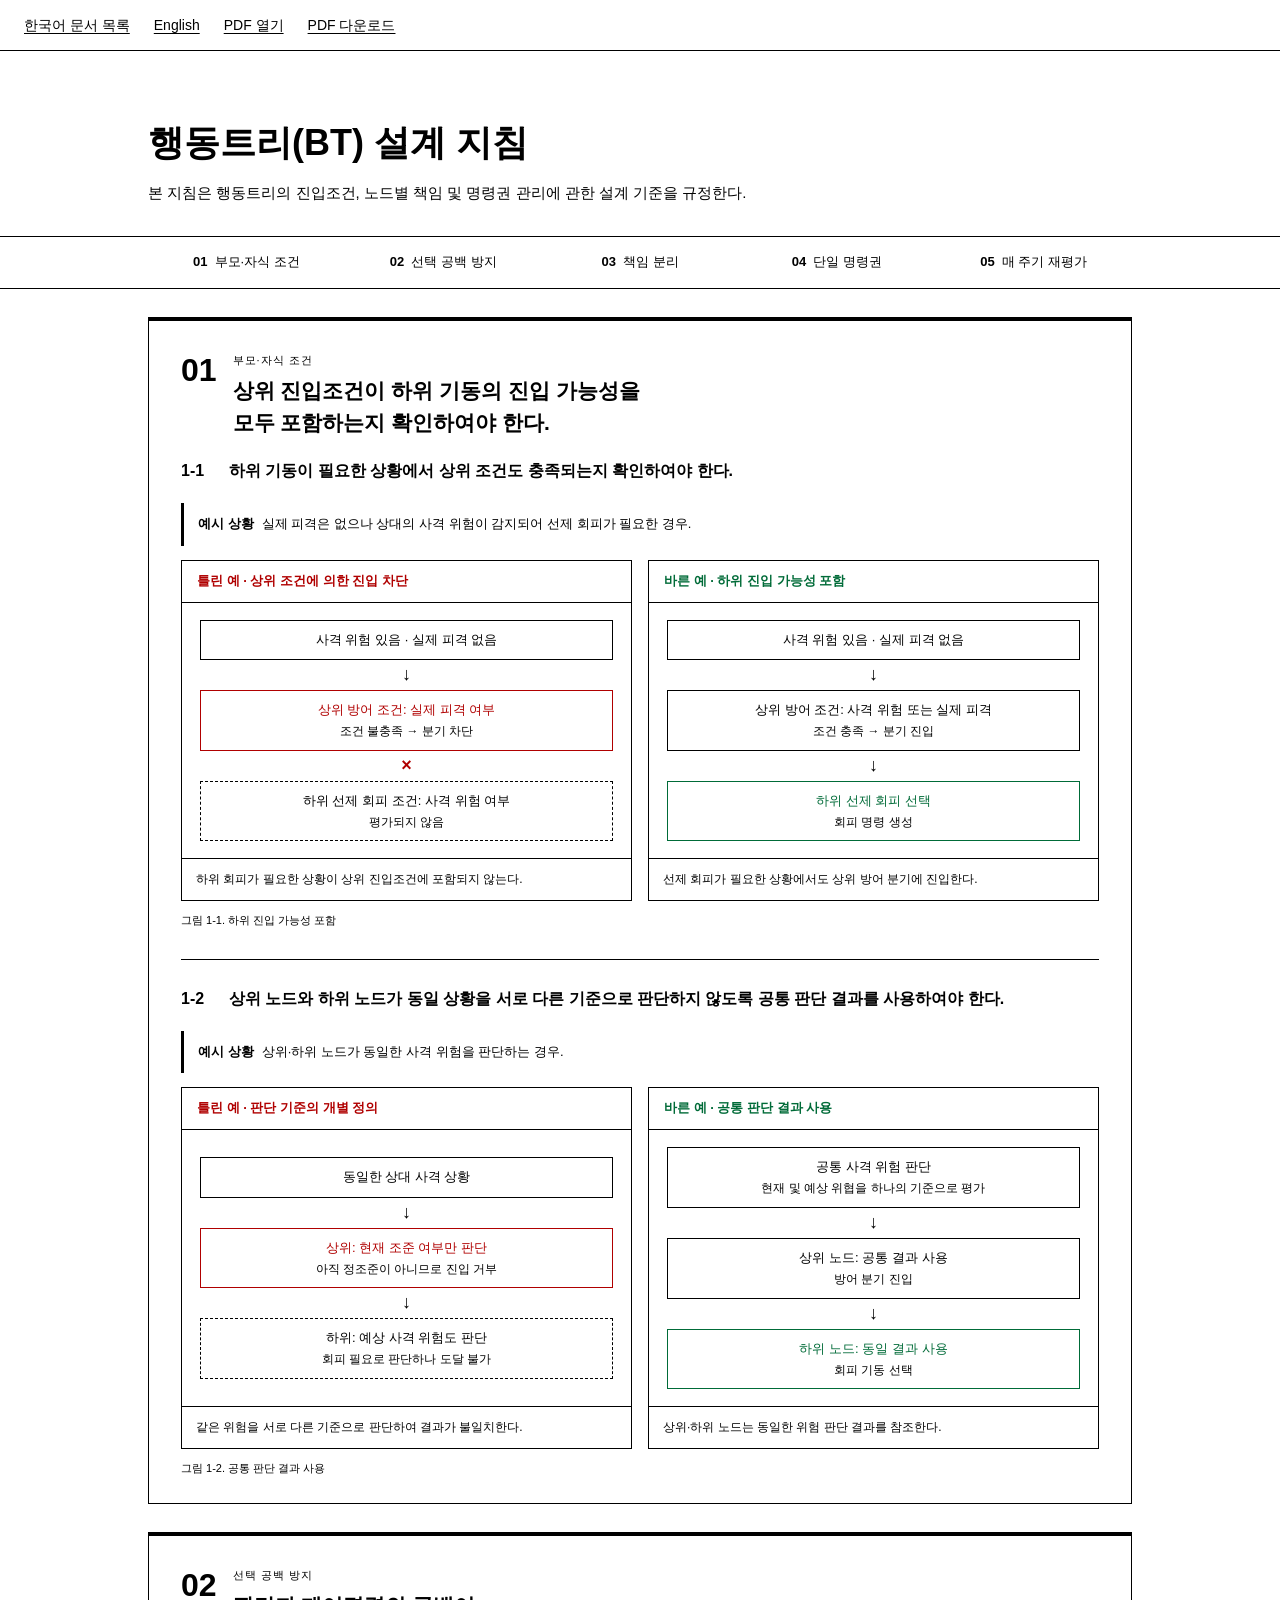
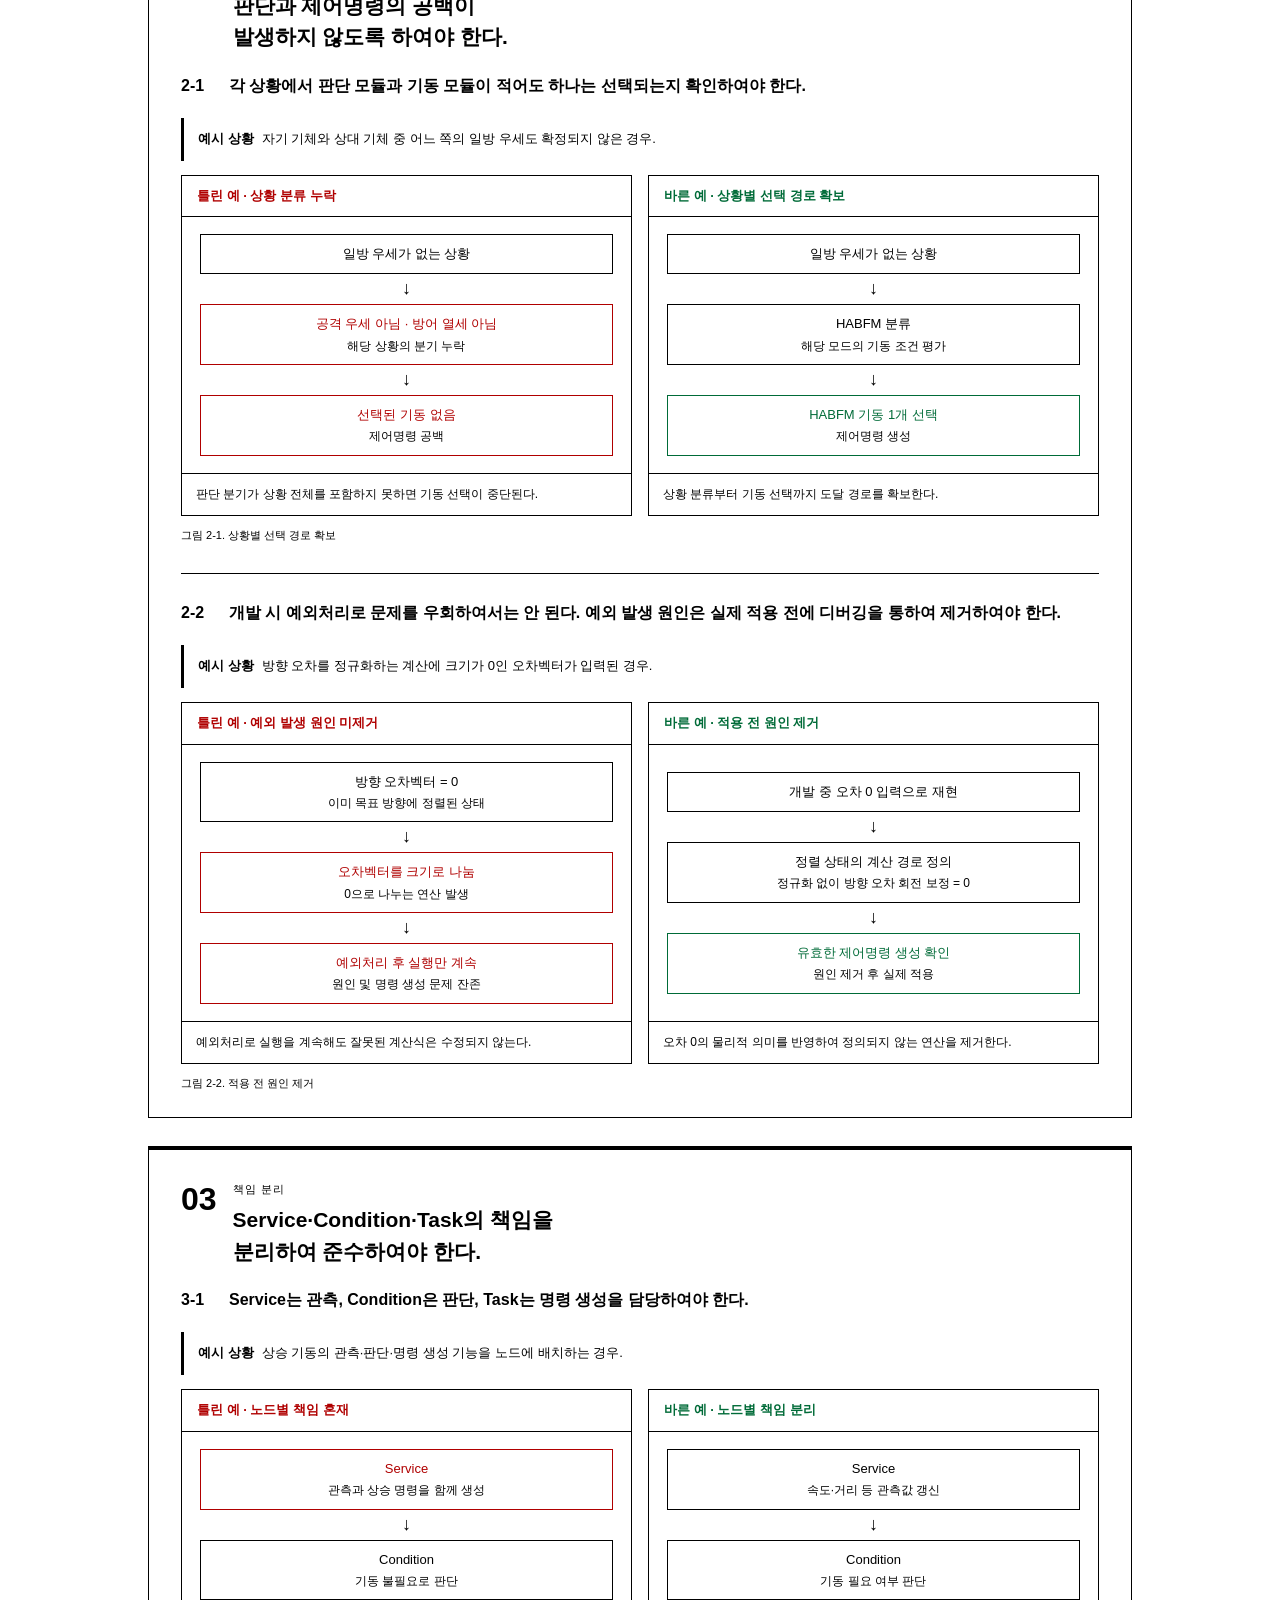
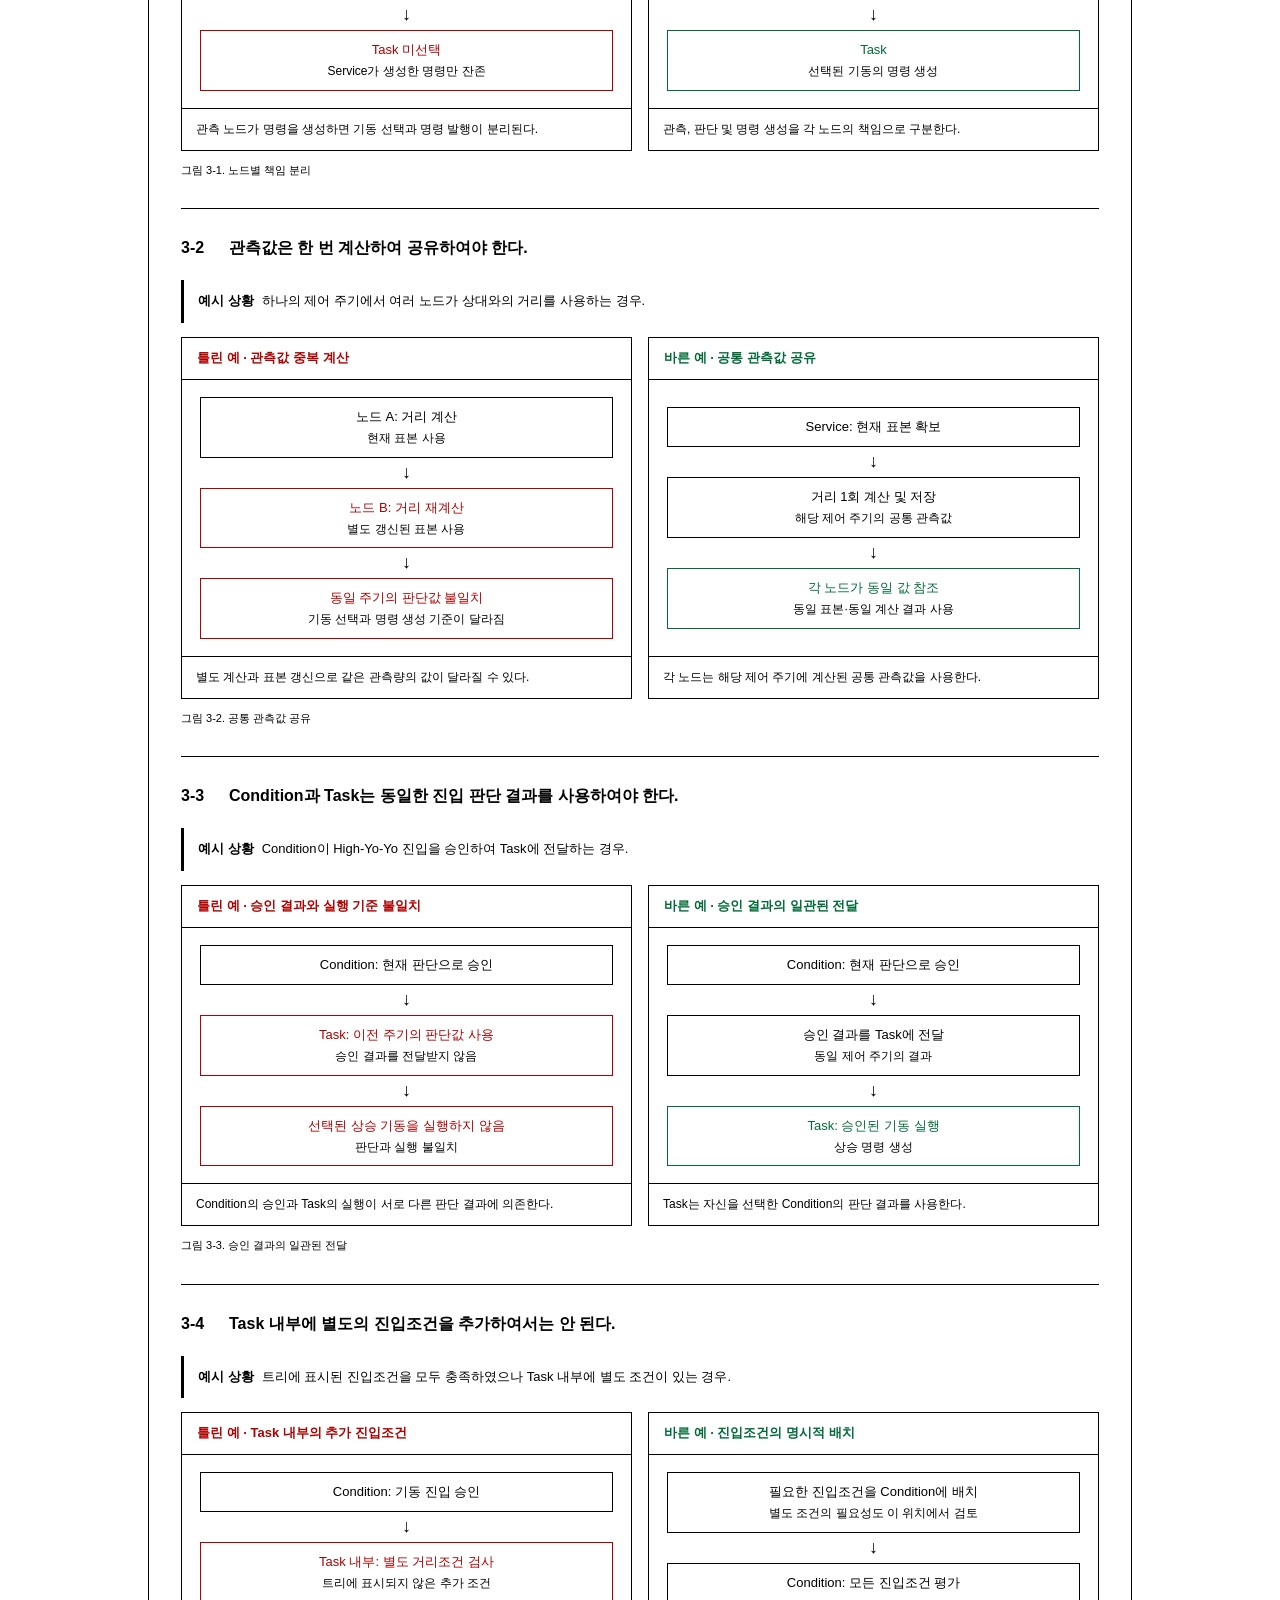
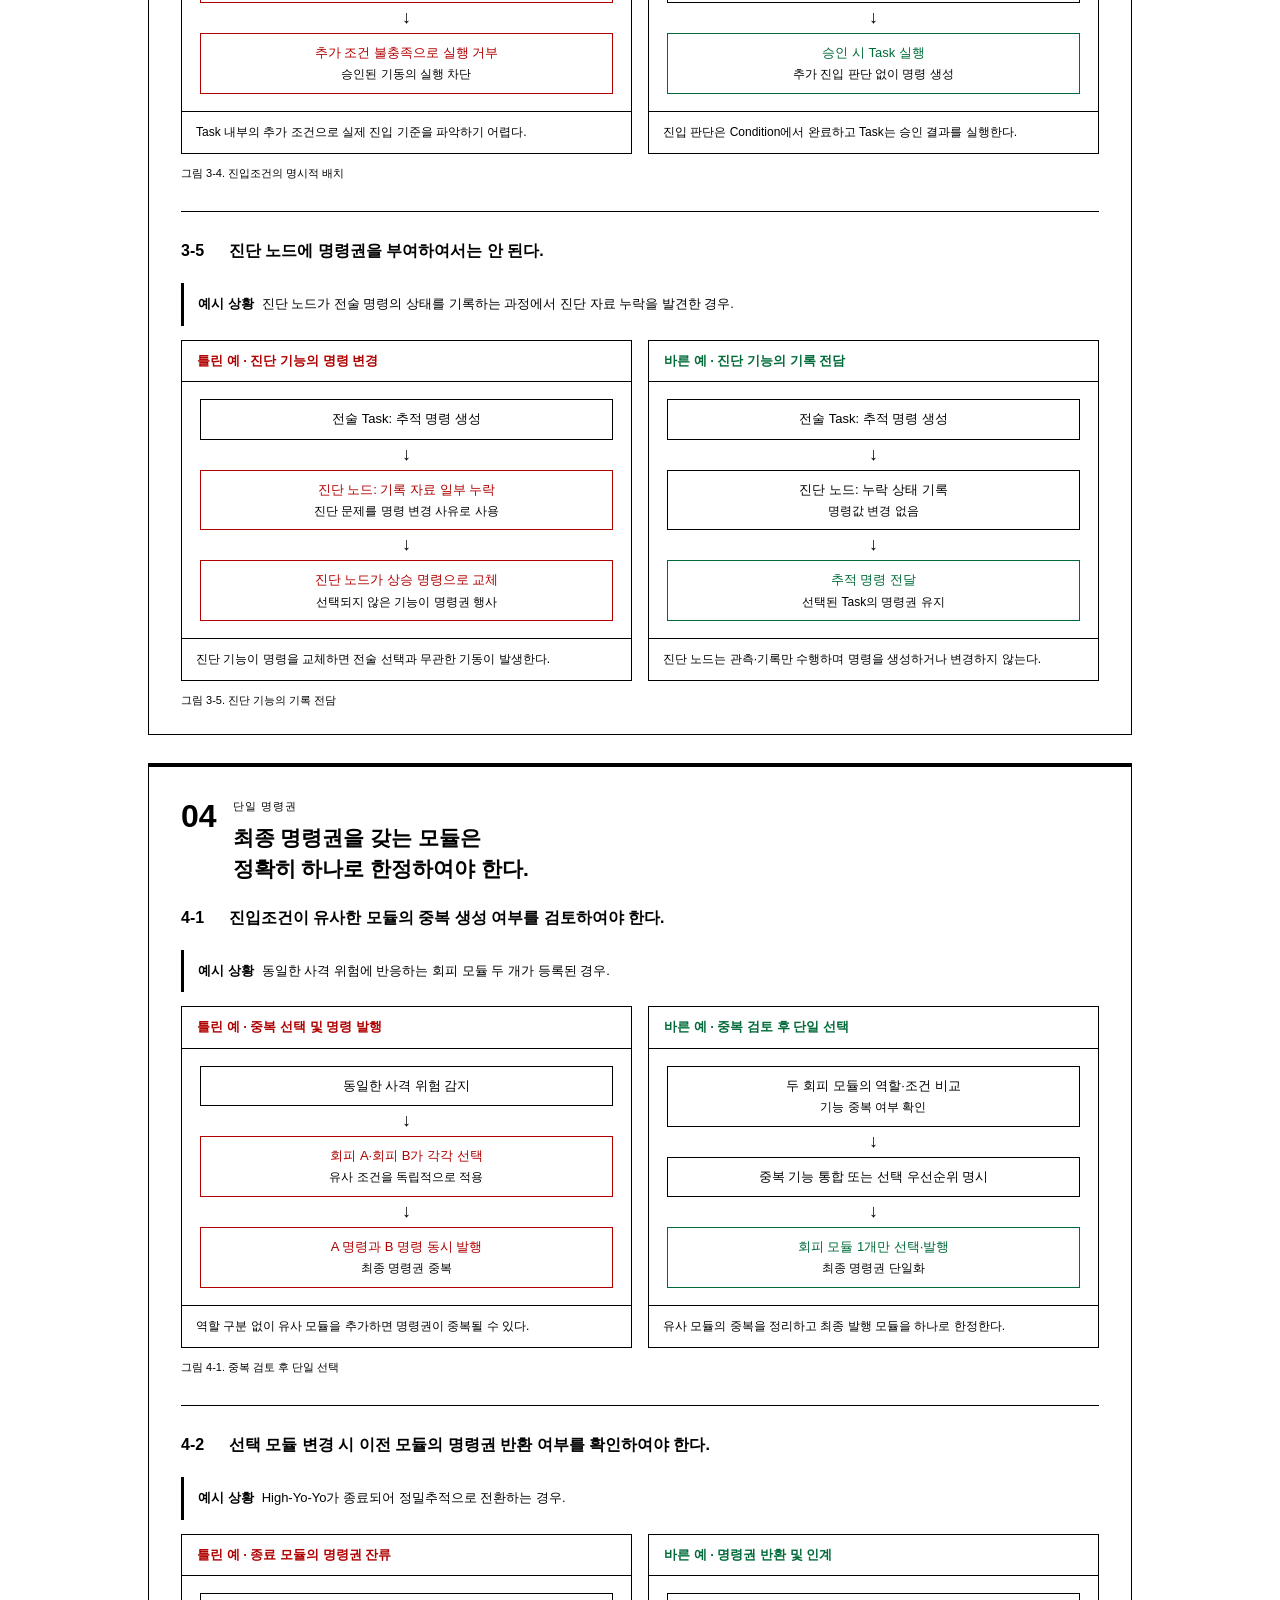
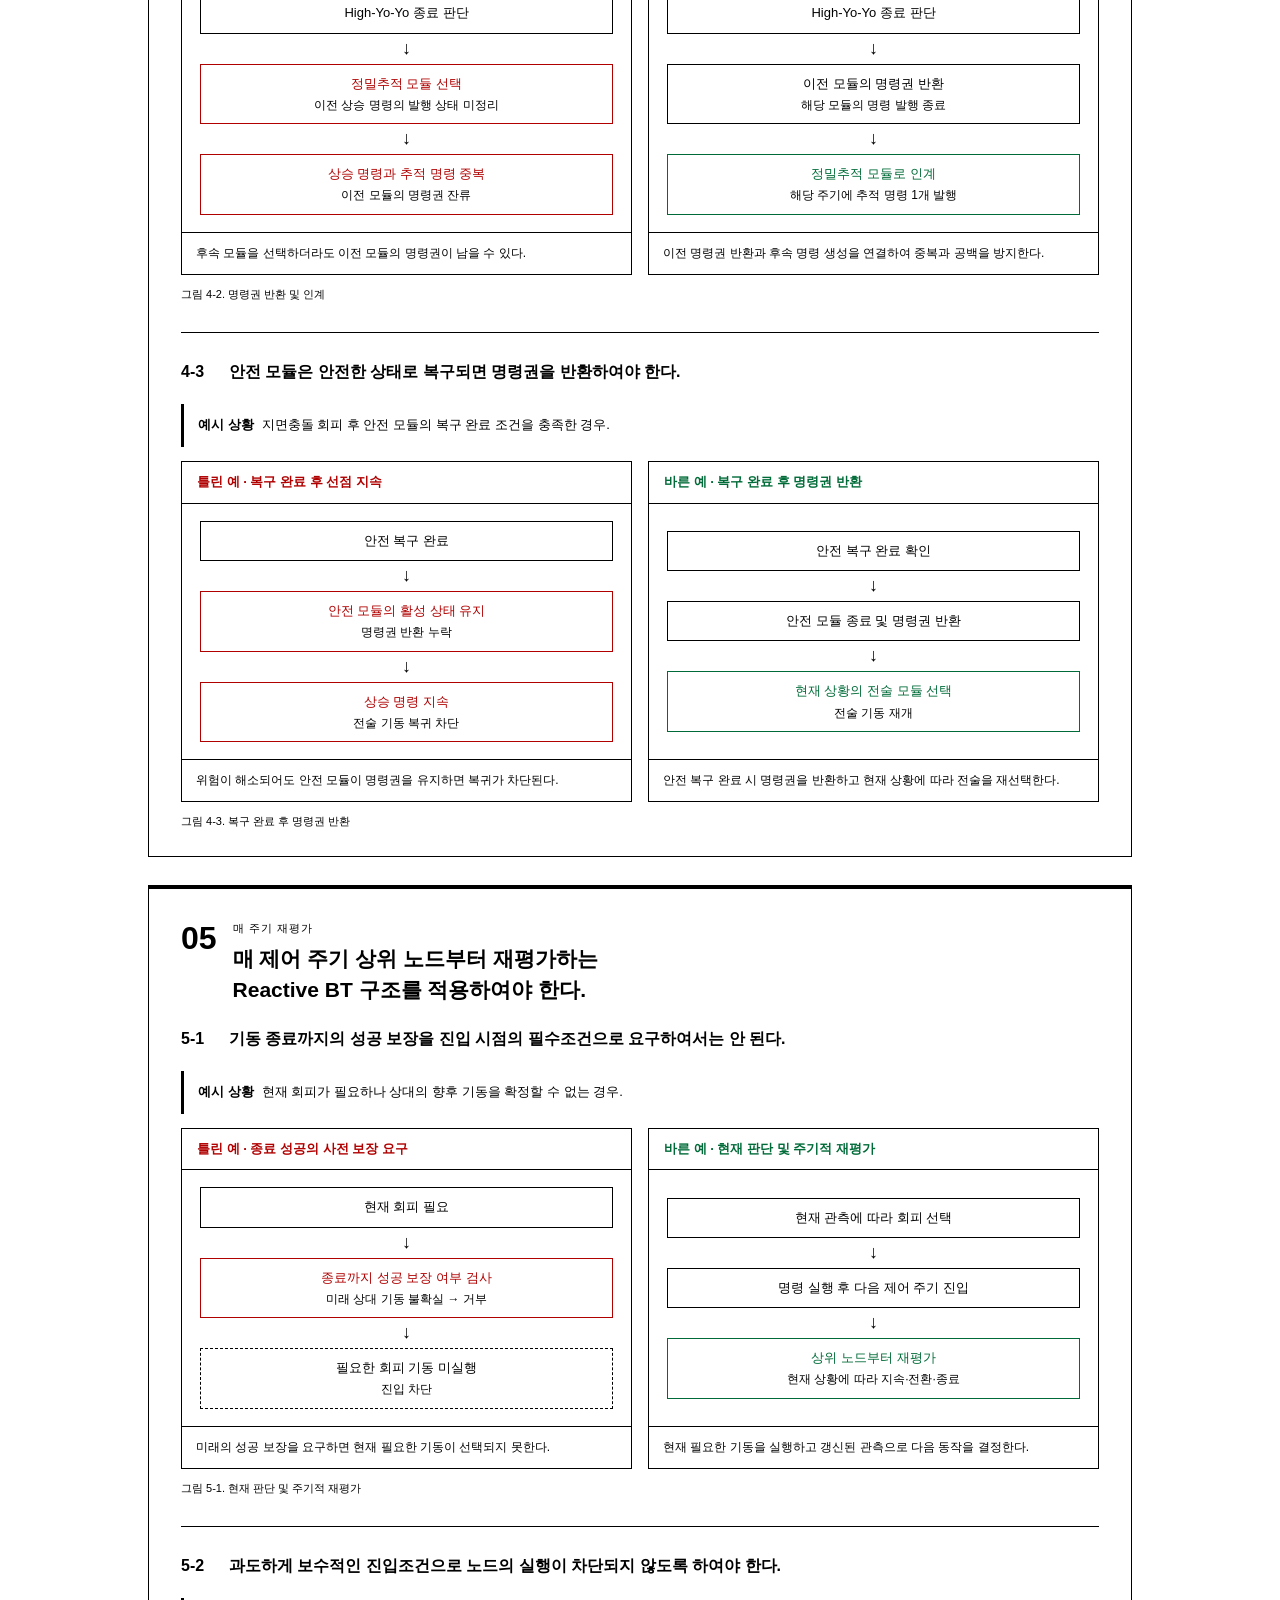
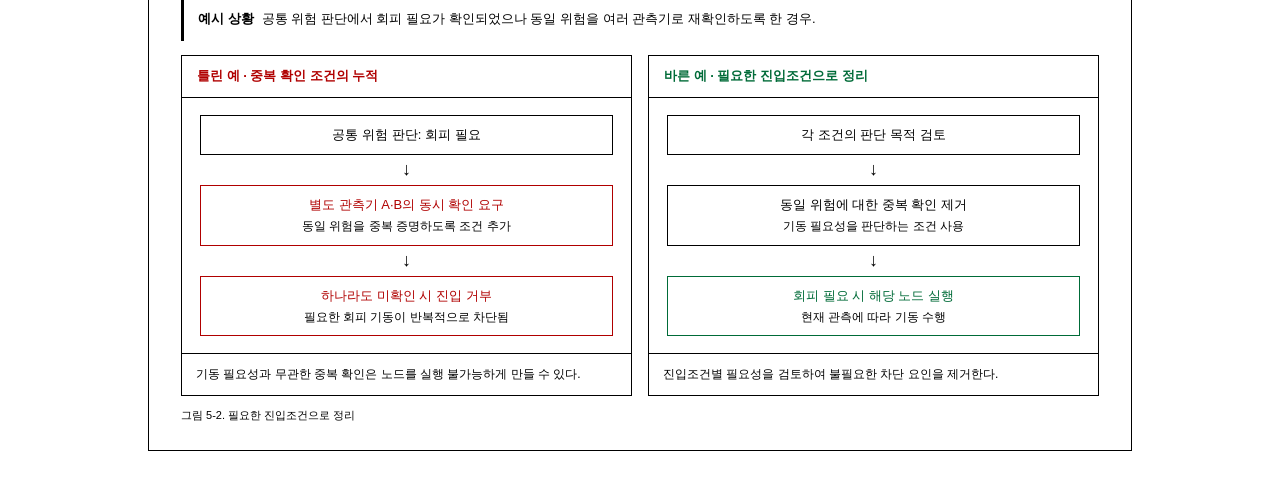
<file: guidelines/ko/bt_design_guidelines.html>
<!doctype html>
<html lang="ko">
<head>
<meta charset="utf-8">
<meta name="viewport" content="width=device-width,initial-scale=1">
<link rel="icon" href="data:,">
<title>행동트리(BT) 설계 지침</title>
<style>
:root{--ink:#000;--muted:#000;--line:#000;--accent:#000;--red:#b00000;--green:#006b38;--paper:#fff}
*{box-sizing:border-box}html{scroll-behavior:smooth;scroll-padding-top:82px}body{margin:0;background:#fff;color:var(--ink);font-family:"Malgun Gothic","Apple SD Gothic Neo",sans-serif;font-size:15px;line-height:1.75;word-break:keep-all}a{color:inherit}a:focus-visible{outline:2px solid #000;outline-offset:4px}.masthead{max-width:1080px;margin:auto;padding:56px 48px 30px}h1{font-size:36px;line-height:1.35;margin:12px 0} .intro{color:var(--muted);margin:0;max-width:800px}.nav{position:sticky;top:0;z-index:2;background:#fff;color:#000;border-top:1px solid #000;border-bottom:1px solid #000}.nav-inner{max-width:984px;margin:auto;display:flex;flex-wrap:wrap}.nav a{flex:1;min-width:150px;padding:14px 10px;text-align:center;font-size:13px;text-decoration:none}.nav a:hover{background:#fff;text-decoration:underline;text-underline-offset:4px}.nav b{margin-right:7px;color:#000}main{max-width:1080px;margin:28px auto 0;padding:0 48px}.rule{background:var(--paper);border:1px solid var(--line);border-top:4px solid var(--accent);margin-bottom:28px;padding:30px 32px 24px;scroll-margin-top:82px}.rule-head{display:flex;gap:16px;align-items:flex-start;margin-bottom:19px}.number{font-size:32px;line-height:1.2;color:#000;font-weight:700;font-variant-numeric:tabular-nums}.rule h2{font-size:21px;line-height:1.5;margin:0}.topic{font-size:11px;letter-spacing:1px;color:var(--muted);margin:0 0 5px}.scenario{background:#fff;border-left:3px solid #000;padding:10px 14px;font-size:13px;margin:0 0 14px}.scenario b{margin-right:8px}.comparison{display:grid;grid-template-columns:1fr 1fr;gap:16px}.example{border:1px solid var(--line);border-radius:0;overflow:hidden;display:flex;flex-direction:column}.example h4{font-size:13px;padding:9px 15px;margin:0;border-bottom:1px solid var(--line)}.bad h4{background:#fff;color:var(--red)}.good h4{background:#fff;color:var(--green)}.diagram{padding:17px 18px;display:flex;flex-direction:column;align-items:center;flex:1;justify-content:center;gap:0;font-size:13px;line-height:1.55}.node{border:1px solid #000;background:#fff;border-radius:0;padding:9px 12px;width:100%;text-align:center}.node small{display:block;color:var(--muted);font-size:12px;margin-top:2px}.node.fail{border-color:var(--red);background:#fff;color:var(--red)}.node.pass{border-color:var(--green);background:#fff;color:var(--green)}.node.dim{color:#000;border-style:dashed;background:white}.arrow{min-height:30px;display:flex;align-items:center;justify-content:center;gap:7px;color:#000;font-size:12px}.arrow:before{content:'↓';font-size:18px;font-weight:700}.arrow.stop{color:var(--red)}.arrow.stop:before{content:'×'}.split{display:grid;grid-template-columns:1fr 1fr;gap:9px;width:100%}.split.three{grid-template-columns:repeat(3,1fr)}.split .node{padding:9px 5px;font-size:12px}.caption{padding:10px 14px;margin:0;border-top:1px solid var(--line);font-size:12px;color:var(--muted)}.figure-label{font-size:11px;color:var(--muted);margin:10px 0 0}
.clause{margin-top:28px;padding-top:25px;border-top:1px solid #000;scroll-margin-top:100px}.clause-title{display:flex;align-items:flex-start;gap:12px;font-size:16px;line-height:1.75;margin:0 0 18px}.clause-id{flex:0 0 36px;font-weight:700;font-variant-numeric:tabular-nums}.clause:first-of-type{margin-top:0;padding-top:0;border-top:0}
@media(max-width:720px){.masthead{padding:30px 20px 23px}h1{font-size:29px}main{padding:0 14px;margin-top:18px}.rule{padding:22px 18px}.rule h2{font-size:19px}.number{font-size:27px}.comparison{grid-template-columns:1fr}.nav a{min-width:100px;font-size:11px;padding:9px 4px}.split.three .node{font-size:11px}.rule-head{gap:10px}}
@media print{@page{size:A4;margin:14mm}html{scroll-behavior:auto}body{background:white;font-size:10pt}.masthead{padding:0 0 7mm}.masthead h1{font-size:24pt}.nav{display:none}main{padding:0;margin:0;max-width:none}.rule{border:0;border-top:2px solid var(--accent);box-shadow:none;padding:7mm 0 0;margin:0;break-before:page;break-inside:auto}.rule:first-child{break-before:auto}.rule-head{break-after:avoid}.clause{break-inside:avoid}.clause-title{font-size:11pt;break-after:avoid}.rule h2{font-size:16pt}.comparison{grid-template-columns:1fr 1fr}.diagram{padding:4mm}.node{padding:3mm;font-size:10pt}*{print-color-adjust:exact;-webkit-print-color-adjust:exact}}
</style>
<link rel="stylesheet" href="../document-nav.css">
</head>
<body>
<nav class="documentation-toolbar" aria-label="문서 탐색"><a href="./">한국어 문서 목록</a><a href="../en/bt_design_guidelines.html" lang="en">English</a><a href="bt_design_guidelines.pdf">PDF 열기</a><a href="bt_design_guidelines.pdf" download="bt_design_guidelines_ko.pdf">PDF 다운로드</a></nav>
<header class="masthead">
  <h1>행동트리(BT) 설계 지침</h1>
  <p class="intro">본 지침은 행동트리의 진입조건, 노드별 책임 및 명령권 관리에 관한 설계 기준을 규정한다.</p>
</header>
<nav class="nav" aria-label="원칙 바로가기"><div class="nav-inner">
  <a href="#rule1"><b>01</b>부모·자식 조건</a><a href="#rule2"><b>02</b>선택 공백 방지</a><a href="#rule3"><b>03</b>책임 분리</a><a href="#rule4"><b>04</b>단일 명령권</a><a href="#rule5"><b>05</b>매 주기 재평가</a>
</div></nav>
<main>
<section class="rule" id="rule1" aria-labelledby="title1">
  <header class="rule-head"><span class="number">01</span><div><p class="topic">부모·자식 조건</p><h2 id="title1">상위 진입조건이 하위 기동의 진입 가능성을<br>모두 포함하는지 확인하여야 한다.</h2></div></header>
  <article class="clause" id="clause-1-1" aria-labelledby="clause-title-1-1">
<h3 class="clause-title" id="clause-title-1-1"><span class="clause-id">1-1</span><span>하위 기동이 필요한 상황에서 상위 조건도 충족되는지 확인하여야 한다.</span></h3>
<p class="scenario"><b>예시 상황</b>실제 피격은 없으나 상대의 사격 위험이 감지되어 선제 회피가 필요한 경우.</p>
<div class="comparison"><div class="example bad"><h4>틀린 예 · 상위 조건에 의한 진입 차단</h4><div class="diagram" role="img" aria-label="사격 위험 있음 · 실제 피격 없음 → 상위 방어 조건: 실제 피격 여부 (조건 불충족 → 분기 차단) → 하위 선제 회피 조건: 사격 위험 여부 (평가되지 않음)"><div class="node ">사격 위험 있음 · 실제 피격 없음</div>
<div class="arrow" aria-hidden="true"></div><div class="node fail">상위 방어 조건: 실제 피격 여부<small>조건 불충족 → 분기 차단</small></div>
<div class="arrow stop" aria-hidden="true"></div><div class="node dim">하위 선제 회피 조건: 사격 위험 여부<small>평가되지 않음</small></div></div><p class="caption">하위 회피가 필요한 상황이 상위 진입조건에 포함되지 않는다.</p></div><div class="example good"><h4>바른 예 · 하위 진입 가능성 포함</h4><div class="diagram" role="img" aria-label="사격 위험 있음 · 실제 피격 없음 → 상위 방어 조건: 사격 위험 또는 실제 피격 (조건 충족 → 분기 진입) → 하위 선제 회피 선택 (회피 명령 생성)"><div class="node ">사격 위험 있음 · 실제 피격 없음</div>
<div class="arrow" aria-hidden="true"></div><div class="node ">상위 방어 조건: 사격 위험 또는 실제 피격<small>조건 충족 → 분기 진입</small></div>
<div class="arrow" aria-hidden="true"></div><div class="node pass">하위 선제 회피 선택<small>회피 명령 생성</small></div></div><p class="caption">선제 회피가 필요한 상황에서도 상위 방어 분기에 진입한다.</p></div></div>
<p class="figure-label">그림 1-1. 하위 진입 가능성 포함</p>
</article>
<article class="clause" id="clause-1-2" aria-labelledby="clause-title-1-2">
<h3 class="clause-title" id="clause-title-1-2"><span class="clause-id">1-2</span><span>상위 노드와 하위 노드가 동일 상황을 서로 다른 기준으로 판단하지 않도록 공통 판단 결과를 사용하여야 한다.</span></h3>
<p class="scenario"><b>예시 상황</b>상위·하위 노드가 동일한 사격 위험을 판단하는 경우.</p>
<div class="comparison"><div class="example bad"><h4>틀린 예 · 판단 기준의 개별 정의</h4><div class="diagram" role="img" aria-label="동일한 상대 사격 상황 → 상위: 현재 조준 여부만 판단 (아직 정조준이 아니므로 진입 거부) → 하위: 예상 사격 위험도 판단 (회피 필요로 판단하나 도달 불가)"><div class="node ">동일한 상대 사격 상황</div>
<div class="arrow" aria-hidden="true"></div><div class="node fail">상위: 현재 조준 여부만 판단<small>아직 정조준이 아니므로 진입 거부</small></div>
<div class="arrow" aria-hidden="true"></div><div class="node dim">하위: 예상 사격 위험도 판단<small>회피 필요로 판단하나 도달 불가</small></div></div><p class="caption">같은 위험을 서로 다른 기준으로 판단하여 결과가 불일치한다.</p></div><div class="example good"><h4>바른 예 · 공통 판단 결과 사용</h4><div class="diagram" role="img" aria-label="공통 사격 위험 판단 (현재 및 예상 위협을 하나의 기준으로 평가) → 상위 노드: 공통 결과 사용 (방어 분기 진입) → 하위 노드: 동일 결과 사용 (회피 기동 선택)"><div class="node ">공통 사격 위험 판단<small>현재 및 예상 위협을 하나의 기준으로 평가</small></div>
<div class="arrow" aria-hidden="true"></div><div class="node ">상위 노드: 공통 결과 사용<small>방어 분기 진입</small></div>
<div class="arrow" aria-hidden="true"></div><div class="node pass">하위 노드: 동일 결과 사용<small>회피 기동 선택</small></div></div><p class="caption">상위·하위 노드는 동일한 위험 판단 결과를 참조한다.</p></div></div>
<p class="figure-label">그림 1-2. 공통 판단 결과 사용</p>
</article>
</section>
<section class="rule" id="rule2" aria-labelledby="title2">
  <header class="rule-head"><span class="number">02</span><div><p class="topic">선택 공백 방지</p><h2 id="title2">판단과 제어명령의 공백이<br>발생하지 않도록 하여야 한다.</h2></div></header>
  <article class="clause" id="clause-2-1" aria-labelledby="clause-title-2-1">
<h3 class="clause-title" id="clause-title-2-1"><span class="clause-id">2-1</span><span>각 상황에서 판단 모듈과 기동 모듈이 적어도 하나는 선택되는지 확인하여야 한다.</span></h3>
<p class="scenario"><b>예시 상황</b>자기 기체와 상대 기체 중 어느 쪽의 일방 우세도 확정되지 않은 경우.</p>
<div class="comparison"><div class="example bad"><h4>틀린 예 · 상황 분류 누락</h4><div class="diagram" role="img" aria-label="일방 우세가 없는 상황 → 공격 우세 아님 · 방어 열세 아님 (해당 상황의 분기 누락) → 선택된 기동 없음 (제어명령 공백)"><div class="node ">일방 우세가 없는 상황</div>
<div class="arrow" aria-hidden="true"></div><div class="node fail">공격 우세 아님 · 방어 열세 아님<small>해당 상황의 분기 누락</small></div>
<div class="arrow" aria-hidden="true"></div><div class="node fail">선택된 기동 없음<small>제어명령 공백</small></div></div><p class="caption">판단 분기가 상황 전체를 포함하지 못하면 기동 선택이 중단된다.</p></div><div class="example good"><h4>바른 예 · 상황별 선택 경로 확보</h4><div class="diagram" role="img" aria-label="일방 우세가 없는 상황 → HABFM 분류 (해당 모드의 기동 조건 평가) → HABFM 기동 1개 선택 (제어명령 생성)"><div class="node ">일방 우세가 없는 상황</div>
<div class="arrow" aria-hidden="true"></div><div class="node ">HABFM 분류<small>해당 모드의 기동 조건 평가</small></div>
<div class="arrow" aria-hidden="true"></div><div class="node pass">HABFM 기동 1개 선택<small>제어명령 생성</small></div></div><p class="caption">상황 분류부터 기동 선택까지 도달 경로를 확보한다.</p></div></div>
<p class="figure-label">그림 2-1. 상황별 선택 경로 확보</p>
</article>
<article class="clause" id="clause-2-2" aria-labelledby="clause-title-2-2">
<h3 class="clause-title" id="clause-title-2-2"><span class="clause-id">2-2</span><span>개발 시 예외처리로 문제를 우회하여서는 안 된다. 예외 발생 원인은 실제 적용 전에 디버깅을 통하여 제거하여야 한다.</span></h3>
<p class="scenario"><b>예시 상황</b>방향 오차를 정규화하는 계산에 크기가 0인 오차벡터가 입력된 경우.</p>
<div class="comparison"><div class="example bad"><h4>틀린 예 · 예외 발생 원인 미제거</h4><div class="diagram" role="img" aria-label="방향 오차벡터 = 0 (이미 목표 방향에 정렬된 상태) → 오차벡터를 크기로 나눔 (0으로 나누는 연산 발생) → 예외처리 후 실행만 계속 (원인 및 명령 생성 문제 잔존)"><div class="node ">방향 오차벡터 = 0<small>이미 목표 방향에 정렬된 상태</small></div>
<div class="arrow" aria-hidden="true"></div><div class="node fail">오차벡터를 크기로 나눔<small>0으로 나누는 연산 발생</small></div>
<div class="arrow" aria-hidden="true"></div><div class="node fail">예외처리 후 실행만 계속<small>원인 및 명령 생성 문제 잔존</small></div></div><p class="caption">예외처리로 실행을 계속해도 잘못된 계산식은 수정되지 않는다.</p></div><div class="example good"><h4>바른 예 · 적용 전 원인 제거</h4><div class="diagram" role="img" aria-label="개발 중 오차 0 입력으로 재현 → 정렬 상태의 계산 경로 정의 (정규화 없이 방향 오차 회전 보정 = 0) → 유효한 제어명령 생성 확인 (원인 제거 후 실제 적용)"><div class="node ">개발 중 오차 0 입력으로 재현</div>
<div class="arrow" aria-hidden="true"></div><div class="node ">정렬 상태의 계산 경로 정의<small>정규화 없이 방향 오차 회전 보정 = 0</small></div>
<div class="arrow" aria-hidden="true"></div><div class="node pass">유효한 제어명령 생성 확인<small>원인 제거 후 실제 적용</small></div></div><p class="caption">오차 0의 물리적 의미를 반영하여 정의되지 않는 연산을 제거한다.</p></div></div>
<p class="figure-label">그림 2-2. 적용 전 원인 제거</p>
</article>
</section>
<section class="rule" id="rule3" aria-labelledby="title3">
  <header class="rule-head"><span class="number">03</span><div><p class="topic">책임 분리</p><h2 id="title3">Service·Condition·Task의 책임을<br>분리하여 준수하여야 한다.</h2></div></header>
  <article class="clause" id="clause-3-1" aria-labelledby="clause-title-3-1">
<h3 class="clause-title" id="clause-title-3-1"><span class="clause-id">3-1</span><span>Service는 관측, Condition은 판단, Task는 명령 생성을 담당하여야 한다.</span></h3>
<p class="scenario"><b>예시 상황</b>상승 기동의 관측·판단·명령 생성 기능을 노드에 배치하는 경우.</p>
<div class="comparison"><div class="example bad"><h4>틀린 예 · 노드별 책임 혼재</h4><div class="diagram" role="img" aria-label="Service (관측과 상승 명령을 함께 생성) → Condition (기동 불필요로 판단) → Task 미선택 (Service가 생성한 명령만 잔존)"><div class="node fail">Service<small>관측과 상승 명령을 함께 생성</small></div>
<div class="arrow" aria-hidden="true"></div><div class="node ">Condition<small>기동 불필요로 판단</small></div>
<div class="arrow" aria-hidden="true"></div><div class="node fail">Task 미선택<small>Service가 생성한 명령만 잔존</small></div></div><p class="caption">관측 노드가 명령을 생성하면 기동 선택과 명령 발행이 분리된다.</p></div><div class="example good"><h4>바른 예 · 노드별 책임 분리</h4><div class="diagram" role="img" aria-label="Service (속도·거리 등 관측값 갱신) → Condition (기동 필요 여부 판단) → Task (선택된 기동의 명령 생성)"><div class="node ">Service<small>속도·거리 등 관측값 갱신</small></div>
<div class="arrow" aria-hidden="true"></div><div class="node ">Condition<small>기동 필요 여부 판단</small></div>
<div class="arrow" aria-hidden="true"></div><div class="node pass">Task<small>선택된 기동의 명령 생성</small></div></div><p class="caption">관측, 판단 및 명령 생성을 각 노드의 책임으로 구분한다.</p></div></div>
<p class="figure-label">그림 3-1. 노드별 책임 분리</p>
</article>
<article class="clause" id="clause-3-2" aria-labelledby="clause-title-3-2">
<h3 class="clause-title" id="clause-title-3-2"><span class="clause-id">3-2</span><span>관측값은 한 번 계산하여 공유하여야 한다.</span></h3>
<p class="scenario"><b>예시 상황</b>하나의 제어 주기에서 여러 노드가 상대와의 거리를 사용하는 경우.</p>
<div class="comparison"><div class="example bad"><h4>틀린 예 · 관측값 중복 계산</h4><div class="diagram" role="img" aria-label="노드 A: 거리 계산 (현재 표본 사용) → 노드 B: 거리 재계산 (별도 갱신된 표본 사용) → 동일 주기의 판단값 불일치 (기동 선택과 명령 생성 기준이 달라짐)"><div class="node ">노드 A: 거리 계산<small>현재 표본 사용</small></div>
<div class="arrow" aria-hidden="true"></div><div class="node fail">노드 B: 거리 재계산<small>별도 갱신된 표본 사용</small></div>
<div class="arrow" aria-hidden="true"></div><div class="node fail">동일 주기의 판단값 불일치<small>기동 선택과 명령 생성 기준이 달라짐</small></div></div><p class="caption">별도 계산과 표본 갱신으로 같은 관측량의 값이 달라질 수 있다.</p></div><div class="example good"><h4>바른 예 · 공통 관측값 공유</h4><div class="diagram" role="img" aria-label="Service: 현재 표본 확보 → 거리 1회 계산 및 저장 (해당 제어 주기의 공통 관측값) → 각 노드가 동일 값 참조 (동일 표본·동일 계산 결과 사용)"><div class="node ">Service: 현재 표본 확보</div>
<div class="arrow" aria-hidden="true"></div><div class="node ">거리 1회 계산 및 저장<small>해당 제어 주기의 공통 관측값</small></div>
<div class="arrow" aria-hidden="true"></div><div class="node pass">각 노드가 동일 값 참조<small>동일 표본·동일 계산 결과 사용</small></div></div><p class="caption">각 노드는 해당 제어 주기에 계산된 공통 관측값을 사용한다.</p></div></div>
<p class="figure-label">그림 3-2. 공통 관측값 공유</p>
</article>
<article class="clause" id="clause-3-3" aria-labelledby="clause-title-3-3">
<h3 class="clause-title" id="clause-title-3-3"><span class="clause-id">3-3</span><span>Condition과 Task는 동일한 진입 판단 결과를 사용하여야 한다.</span></h3>
<p class="scenario"><b>예시 상황</b>Condition이 High-Yo-Yo 진입을 승인하여 Task에 전달하는 경우.</p>
<div class="comparison"><div class="example bad"><h4>틀린 예 · 승인 결과와 실행 기준 불일치</h4><div class="diagram" role="img" aria-label="Condition: 현재 판단으로 승인 → Task: 이전 주기의 판단값 사용 (승인 결과를 전달받지 않음) → 선택된 상승 기동을 실행하지 않음 (판단과 실행 불일치)"><div class="node ">Condition: 현재 판단으로 승인</div>
<div class="arrow" aria-hidden="true"></div><div class="node fail">Task: 이전 주기의 판단값 사용<small>승인 결과를 전달받지 않음</small></div>
<div class="arrow" aria-hidden="true"></div><div class="node fail">선택된 상승 기동을 실행하지 않음<small>판단과 실행 불일치</small></div></div><p class="caption">Condition의 승인과 Task의 실행이 서로 다른 판단 결과에 의존한다.</p></div><div class="example good"><h4>바른 예 · 승인 결과의 일관된 전달</h4><div class="diagram" role="img" aria-label="Condition: 현재 판단으로 승인 → 승인 결과를 Task에 전달 (동일 제어 주기의 결과) → Task: 승인된 기동 실행 (상승 명령 생성)"><div class="node ">Condition: 현재 판단으로 승인</div>
<div class="arrow" aria-hidden="true"></div><div class="node ">승인 결과를 Task에 전달<small>동일 제어 주기의 결과</small></div>
<div class="arrow" aria-hidden="true"></div><div class="node pass">Task: 승인된 기동 실행<small>상승 명령 생성</small></div></div><p class="caption">Task는 자신을 선택한 Condition의 판단 결과를 사용한다.</p></div></div>
<p class="figure-label">그림 3-3. 승인 결과의 일관된 전달</p>
</article>
<article class="clause" id="clause-3-4" aria-labelledby="clause-title-3-4">
<h3 class="clause-title" id="clause-title-3-4"><span class="clause-id">3-4</span><span>Task 내부에 별도의 진입조건을 추가하여서는 안 된다.</span></h3>
<p class="scenario"><b>예시 상황</b>트리에 표시된 진입조건을 모두 충족하였으나 Task 내부에 별도 조건이 있는 경우.</p>
<div class="comparison"><div class="example bad"><h4>틀린 예 · Task 내부의 추가 진입조건</h4><div class="diagram" role="img" aria-label="Condition: 기동 진입 승인 → Task 내부: 별도 거리조건 검사 (트리에 표시되지 않은 추가 조건) → 추가 조건 불충족으로 실행 거부 (승인된 기동의 실행 차단)"><div class="node ">Condition: 기동 진입 승인</div>
<div class="arrow" aria-hidden="true"></div><div class="node fail">Task 내부: 별도 거리조건 검사<small>트리에 표시되지 않은 추가 조건</small></div>
<div class="arrow" aria-hidden="true"></div><div class="node fail">추가 조건 불충족으로 실행 거부<small>승인된 기동의 실행 차단</small></div></div><p class="caption">Task 내부의 추가 조건으로 실제 진입 기준을 파악하기 어렵다.</p></div><div class="example good"><h4>바른 예 · 진입조건의 명시적 배치</h4><div class="diagram" role="img" aria-label="필요한 진입조건을 Condition에 배치 (별도 조건의 필요성도 이 위치에서 검토) → Condition: 모든 진입조건 평가 → 승인 시 Task 실행 (추가 진입 판단 없이 명령 생성)"><div class="node ">필요한 진입조건을 Condition에 배치<small>별도 조건의 필요성도 이 위치에서 검토</small></div>
<div class="arrow" aria-hidden="true"></div><div class="node ">Condition: 모든 진입조건 평가</div>
<div class="arrow" aria-hidden="true"></div><div class="node pass">승인 시 Task 실행<small>추가 진입 판단 없이 명령 생성</small></div></div><p class="caption">진입 판단은 Condition에서 완료하고 Task는 승인 결과를 실행한다.</p></div></div>
<p class="figure-label">그림 3-4. 진입조건의 명시적 배치</p>
</article>
<article class="clause" id="clause-3-5" aria-labelledby="clause-title-3-5">
<h3 class="clause-title" id="clause-title-3-5"><span class="clause-id">3-5</span><span>진단 노드에 명령권을 부여하여서는 안 된다.</span></h3>
<p class="scenario"><b>예시 상황</b>진단 노드가 전술 명령의 상태를 기록하는 과정에서 진단 자료 누락을 발견한 경우.</p>
<div class="comparison"><div class="example bad"><h4>틀린 예 · 진단 기능의 명령 변경</h4><div class="diagram" role="img" aria-label="전술 Task: 추적 명령 생성 → 진단 노드: 기록 자료 일부 누락 (진단 문제를 명령 변경 사유로 사용) → 진단 노드가 상승 명령으로 교체 (선택되지 않은 기능이 명령권 행사)"><div class="node ">전술 Task: 추적 명령 생성</div>
<div class="arrow" aria-hidden="true"></div><div class="node fail">진단 노드: 기록 자료 일부 누락<small>진단 문제를 명령 변경 사유로 사용</small></div>
<div class="arrow" aria-hidden="true"></div><div class="node fail">진단 노드가 상승 명령으로 교체<small>선택되지 않은 기능이 명령권 행사</small></div></div><p class="caption">진단 기능이 명령을 교체하면 전술 선택과 무관한 기동이 발생한다.</p></div><div class="example good"><h4>바른 예 · 진단 기능의 기록 전담</h4><div class="diagram" role="img" aria-label="전술 Task: 추적 명령 생성 → 진단 노드: 누락 상태 기록 (명령값 변경 없음) → 추적 명령 전달 (선택된 Task의 명령권 유지)"><div class="node ">전술 Task: 추적 명령 생성</div>
<div class="arrow" aria-hidden="true"></div><div class="node ">진단 노드: 누락 상태 기록<small>명령값 변경 없음</small></div>
<div class="arrow" aria-hidden="true"></div><div class="node pass">추적 명령 전달<small>선택된 Task의 명령권 유지</small></div></div><p class="caption">진단 노드는 관측·기록만 수행하며 명령을 생성하거나 변경하지 않는다.</p></div></div>
<p class="figure-label">그림 3-5. 진단 기능의 기록 전담</p>
</article>
</section>
<section class="rule" id="rule4" aria-labelledby="title4">
  <header class="rule-head"><span class="number">04</span><div><p class="topic">단일 명령권</p><h2 id="title4">최종 명령권을 갖는 모듈은<br>정확히 하나로 한정하여야 한다.</h2></div></header>
  <article class="clause" id="clause-4-1" aria-labelledby="clause-title-4-1">
<h3 class="clause-title" id="clause-title-4-1"><span class="clause-id">4-1</span><span>진입조건이 유사한 모듈의 중복 생성 여부를 검토하여야 한다.</span></h3>
<p class="scenario"><b>예시 상황</b>동일한 사격 위험에 반응하는 회피 모듈 두 개가 등록된 경우.</p>
<div class="comparison"><div class="example bad"><h4>틀린 예 · 중복 선택 및 명령 발행</h4><div class="diagram" role="img" aria-label="동일한 사격 위험 감지 → 회피 A·회피 B가 각각 선택 (유사 조건을 독립적으로 적용) → A 명령과 B 명령 동시 발행 (최종 명령권 중복)"><div class="node ">동일한 사격 위험 감지</div>
<div class="arrow" aria-hidden="true"></div><div class="node fail">회피 A·회피 B가 각각 선택<small>유사 조건을 독립적으로 적용</small></div>
<div class="arrow" aria-hidden="true"></div><div class="node fail">A 명령과 B 명령 동시 발행<small>최종 명령권 중복</small></div></div><p class="caption">역할 구분 없이 유사 모듈을 추가하면 명령권이 중복될 수 있다.</p></div><div class="example good"><h4>바른 예 · 중복 검토 후 단일 선택</h4><div class="diagram" role="img" aria-label="두 회피 모듈의 역할·조건 비교 (기능 중복 여부 확인) → 중복 기능 통합 또는 선택 우선순위 명시 → 회피 모듈 1개만 선택·발행 (최종 명령권 단일화)"><div class="node ">두 회피 모듈의 역할·조건 비교<small>기능 중복 여부 확인</small></div>
<div class="arrow" aria-hidden="true"></div><div class="node ">중복 기능 통합 또는 선택 우선순위 명시</div>
<div class="arrow" aria-hidden="true"></div><div class="node pass">회피 모듈 1개만 선택·발행<small>최종 명령권 단일화</small></div></div><p class="caption">유사 모듈의 중복을 정리하고 최종 발행 모듈을 하나로 한정한다.</p></div></div>
<p class="figure-label">그림 4-1. 중복 검토 후 단일 선택</p>
</article>
<article class="clause" id="clause-4-2" aria-labelledby="clause-title-4-2">
<h3 class="clause-title" id="clause-title-4-2"><span class="clause-id">4-2</span><span>선택 모듈 변경 시 이전 모듈의 명령권 반환 여부를 확인하여야 한다.</span></h3>
<p class="scenario"><b>예시 상황</b>High-Yo-Yo가 종료되어 정밀추적으로 전환하는 경우.</p>
<div class="comparison"><div class="example bad"><h4>틀린 예 · 종료 모듈의 명령권 잔류</h4><div class="diagram" role="img" aria-label="High-Yo-Yo 종료 판단 → 정밀추적 모듈 선택 (이전 상승 명령의 발행 상태 미정리) → 상승 명령과 추적 명령 중복 (이전 모듈의 명령권 잔류)"><div class="node ">High-Yo-Yo 종료 판단</div>
<div class="arrow" aria-hidden="true"></div><div class="node fail">정밀추적 모듈 선택<small>이전 상승 명령의 발행 상태 미정리</small></div>
<div class="arrow" aria-hidden="true"></div><div class="node fail">상승 명령과 추적 명령 중복<small>이전 모듈의 명령권 잔류</small></div></div><p class="caption">후속 모듈을 선택하더라도 이전 모듈의 명령권이 남을 수 있다.</p></div><div class="example good"><h4>바른 예 · 명령권 반환 및 인계</h4><div class="diagram" role="img" aria-label="High-Yo-Yo 종료 판단 → 이전 모듈의 명령권 반환 (해당 모듈의 명령 발행 종료) → 정밀추적 모듈로 인계 (해당 주기에 추적 명령 1개 발행)"><div class="node ">High-Yo-Yo 종료 판단</div>
<div class="arrow" aria-hidden="true"></div><div class="node ">이전 모듈의 명령권 반환<small>해당 모듈의 명령 발행 종료</small></div>
<div class="arrow" aria-hidden="true"></div><div class="node pass">정밀추적 모듈로 인계<small>해당 주기에 추적 명령 1개 발행</small></div></div><p class="caption">이전 명령권 반환과 후속 명령 생성을 연결하여 중복과 공백을 방지한다.</p></div></div>
<p class="figure-label">그림 4-2. 명령권 반환 및 인계</p>
</article>
<article class="clause" id="clause-4-3" aria-labelledby="clause-title-4-3">
<h3 class="clause-title" id="clause-title-4-3"><span class="clause-id">4-3</span><span>안전 모듈은 안전한 상태로 복구되면 명령권을 반환하여야 한다.</span></h3>
<p class="scenario"><b>예시 상황</b>지면충돌 회피 후 안전 모듈의 복구 완료 조건을 충족한 경우.</p>
<div class="comparison"><div class="example bad"><h4>틀린 예 · 복구 완료 후 선점 지속</h4><div class="diagram" role="img" aria-label="안전 복구 완료 → 안전 모듈의 활성 상태 유지 (명령권 반환 누락) → 상승 명령 지속 (전술 기동 복귀 차단)"><div class="node ">안전 복구 완료</div>
<div class="arrow" aria-hidden="true"></div><div class="node fail">안전 모듈의 활성 상태 유지<small>명령권 반환 누락</small></div>
<div class="arrow" aria-hidden="true"></div><div class="node fail">상승 명령 지속<small>전술 기동 복귀 차단</small></div></div><p class="caption">위험이 해소되어도 안전 모듈이 명령권을 유지하면 복귀가 차단된다.</p></div><div class="example good"><h4>바른 예 · 복구 완료 후 명령권 반환</h4><div class="diagram" role="img" aria-label="안전 복구 완료 확인 → 안전 모듈 종료 및 명령권 반환 → 현재 상황의 전술 모듈 선택 (전술 기동 재개)"><div class="node ">안전 복구 완료 확인</div>
<div class="arrow" aria-hidden="true"></div><div class="node ">안전 모듈 종료 및 명령권 반환</div>
<div class="arrow" aria-hidden="true"></div><div class="node pass">현재 상황의 전술 모듈 선택<small>전술 기동 재개</small></div></div><p class="caption">안전 복구 완료 시 명령권을 반환하고 현재 상황에 따라 전술을 재선택한다.</p></div></div>
<p class="figure-label">그림 4-3. 복구 완료 후 명령권 반환</p>
</article>
</section>
<section class="rule" id="rule5" aria-labelledby="title5">
  <header class="rule-head"><span class="number">05</span><div><p class="topic">매 주기 재평가</p><h2 id="title5">매 제어 주기 상위 노드부터 재평가하는<br>Reactive BT 구조를 적용하여야 한다.</h2></div></header>
  <article class="clause" id="clause-5-1" aria-labelledby="clause-title-5-1">
<h3 class="clause-title" id="clause-title-5-1"><span class="clause-id">5-1</span><span>기동 종료까지의 성공 보장을 진입 시점의 필수조건으로 요구하여서는 안 된다.</span></h3>
<p class="scenario"><b>예시 상황</b>현재 회피가 필요하나 상대의 향후 기동을 확정할 수 없는 경우.</p>
<div class="comparison"><div class="example bad"><h4>틀린 예 · 종료 성공의 사전 보장 요구</h4><div class="diagram" role="img" aria-label="현재 회피 필요 → 종료까지 성공 보장 여부 검사 (미래 상대 기동 불확실 → 거부) → 필요한 회피 기동 미실행 (진입 차단)"><div class="node ">현재 회피 필요</div>
<div class="arrow" aria-hidden="true"></div><div class="node fail">종료까지 성공 보장 여부 검사<small>미래 상대 기동 불확실 → 거부</small></div>
<div class="arrow" aria-hidden="true"></div><div class="node dim">필요한 회피 기동 미실행<small>진입 차단</small></div></div><p class="caption">미래의 성공 보장을 요구하면 현재 필요한 기동이 선택되지 못한다.</p></div><div class="example good"><h4>바른 예 · 현재 판단 및 주기적 재평가</h4><div class="diagram" role="img" aria-label="현재 관측에 따라 회피 선택 → 명령 실행 후 다음 제어 주기 진입 → 상위 노드부터 재평가 (현재 상황에 따라 지속·전환·종료)"><div class="node ">현재 관측에 따라 회피 선택</div>
<div class="arrow" aria-hidden="true"></div><div class="node ">명령 실행 후 다음 제어 주기 진입</div>
<div class="arrow" aria-hidden="true"></div><div class="node pass">상위 노드부터 재평가<small>현재 상황에 따라 지속·전환·종료</small></div></div><p class="caption">현재 필요한 기동을 실행하고 갱신된 관측으로 다음 동작을 결정한다.</p></div></div>
<p class="figure-label">그림 5-1. 현재 판단 및 주기적 재평가</p>
</article>
<article class="clause" id="clause-5-2" aria-labelledby="clause-title-5-2">
<h3 class="clause-title" id="clause-title-5-2"><span class="clause-id">5-2</span><span>과도하게 보수적인 진입조건으로 노드의 실행이 차단되지 않도록 하여야 한다.</span></h3>
<p class="scenario"><b>예시 상황</b>공통 위험 판단에서 회피 필요가 확인되었으나 동일 위험을 여러 관측기로 재확인하도록 한 경우.</p>
<div class="comparison"><div class="example bad"><h4>틀린 예 · 중복 확인 조건의 누적</h4><div class="diagram" role="img" aria-label="공통 위험 판단: 회피 필요 → 별도 관측기 A·B의 동시 확인 요구 (동일 위험을 중복 증명하도록 조건 추가) → 하나라도 미확인 시 진입 거부 (필요한 회피 기동이 반복적으로 차단됨)"><div class="node ">공통 위험 판단: 회피 필요</div>
<div class="arrow" aria-hidden="true"></div><div class="node fail">별도 관측기 A·B의 동시 확인 요구<small>동일 위험을 중복 증명하도록 조건 추가</small></div>
<div class="arrow" aria-hidden="true"></div><div class="node fail">하나라도 미확인 시 진입 거부<small>필요한 회피 기동이 반복적으로 차단됨</small></div></div><p class="caption">기동 필요성과 무관한 중복 확인은 노드를 실행 불가능하게 만들 수 있다.</p></div><div class="example good"><h4>바른 예 · 필요한 진입조건으로 정리</h4><div class="diagram" role="img" aria-label="각 조건의 판단 목적 검토 → 동일 위험에 대한 중복 확인 제거 (기동 필요성을 판단하는 조건 사용) → 회피 필요 시 해당 노드 실행 (현재 관측에 따라 기동 수행)"><div class="node ">각 조건의 판단 목적 검토</div>
<div class="arrow" aria-hidden="true"></div><div class="node ">동일 위험에 대한 중복 확인 제거<small>기동 필요성을 판단하는 조건 사용</small></div>
<div class="arrow" aria-hidden="true"></div><div class="node pass">회피 필요 시 해당 노드 실행<small>현재 관측에 따라 기동 수행</small></div></div><p class="caption">진입조건별 필요성을 검토하여 불필요한 차단 요인을 제거한다.</p></div></div>
<p class="figure-label">그림 5-2. 필요한 진입조건으로 정리</p>
</article>
</section>
</main>
</body>
</html>
</file>
<file: guidelines/site.css>
:root{color-scheme:light;font-family:"Malgun Gothic",Arial,sans-serif;color:#000;background:#fff;line-height:1.7}
*{box-sizing:border-box}body{margin:0}main{max-width:960px;margin:0 auto;padding:48px 24px}header{border-bottom:2px solid #000;padding-bottom:24px;margin-bottom:28px}h1{font-size:2rem;line-height:1.4;margin:0 0 12px}h2{font-size:1.3rem;margin:0 0 16px}p{margin:0 0 16px}a{color:inherit;text-underline-offset:4px}a:focus-visible{outline:2px solid #006b38;outline-offset:4px}.languages{display:grid;grid-template-columns:1fr 1fr;gap:24px}.language,.document{border:1px solid #000;padding:24px}.document+.document{margin-top:24px}.links{display:flex;flex-wrap:wrap;gap:12px 24px;margin:0;padding:0;list-style:none}.back{display:block;margin-bottom:24px}footer{border-top:1px solid #000;margin-top:32px;padding-top:20px;font-size:.9rem}@media(max-width:640px){main{padding:28px 18px}.languages{grid-template-columns:1fr}h1{font-size:1.6rem}}
</file>
<file: guidelines/document-nav.css>
.documentation-toolbar{position:static;display:flex;flex-wrap:wrap;gap:12px 24px;padding:14px 24px;border-bottom:1px solid #000;background:#fff;color:#000;font:14px/1.6 "Malgun Gothic",Arial,sans-serif}.documentation-toolbar a{color:#000;text-decoration:underline;text-underline-offset:3px}.documentation-toolbar a:focus-visible{outline:2px solid #006b38;outline-offset:4px}@media print{.documentation-toolbar{display:none}}
</file>
